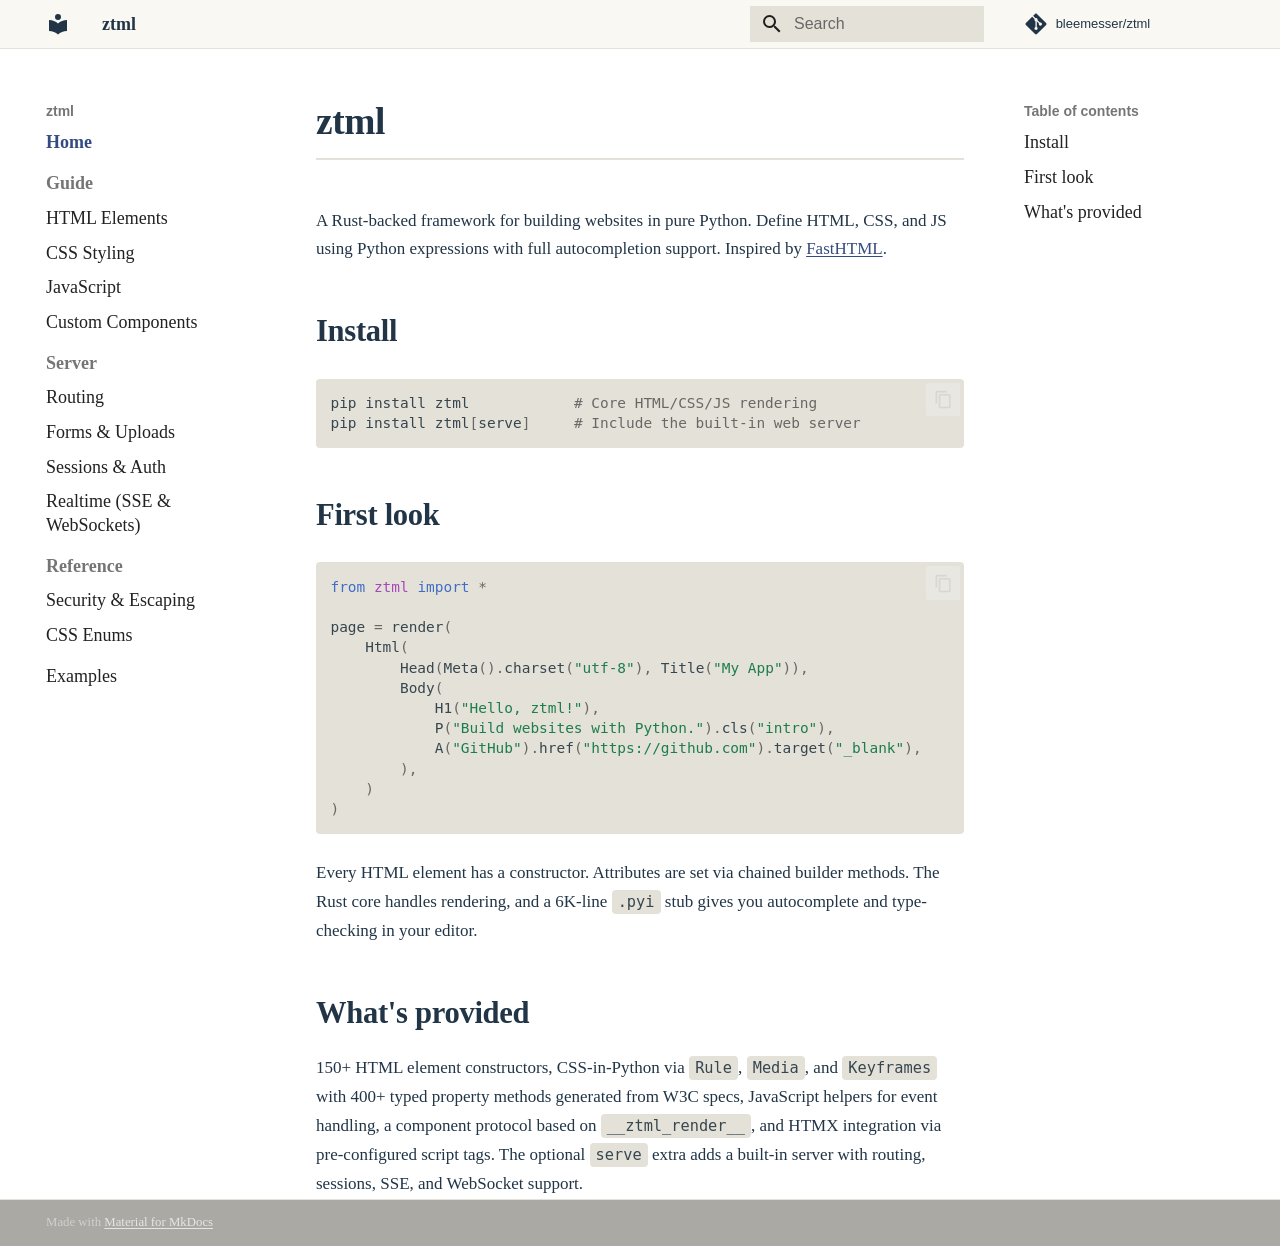
<file: index.html>
<!doctype html>
<html lang="en" class="no-js">
  <head>
    
      <meta charset="utf-8">
      <meta name="viewport" content="width=device-width,initial-scale=1">
      
        <meta name="description" content="A Rust-backed framework for building websites in pure Python">
      
      
      
        <link rel="canonical" href="https://bleemesser.github.io/ztml/">
      
      
      
        <link rel="next" href="guide/html/">
      
      
        
      
      
      <link rel="icon" href="assets/images/favicon.png">
      <meta name="generator" content="mkdocs-1.6.1, mkdocs-material-9.7.6">
    
    
      
        <title>ztml</title>
      
    
    
      <link rel="stylesheet" href="assets/stylesheets/main.484c7ddc.min.css">
      
        
        <link rel="stylesheet" href="assets/stylesheets/palette.ab4e12ef.min.css">
      
      


    
    
      
    
    
      
    
    
      <link rel="stylesheet" href="stylesheets/extra.css">
    
    <script>__md_scope=new URL(".",location),__md_hash=e=>[...e].reduce(((e,_)=>(e<<5)-e+_.charCodeAt(0)),0),__md_get=(e,_=localStorage,t=__md_scope)=>JSON.parse(_.getItem(t.pathname+"."+e)),__md_set=(e,_,t=localStorage,a=__md_scope)=>{try{t.setItem(a.pathname+"."+e,JSON.stringify(_))}catch(e){}}</script>
    
      

    
    
  </head>
  
  
    
    
    
    
    
    <body dir="ltr" data-md-color-scheme="default" data-md-color-primary="white" data-md-color-accent="deep-orange">
  
    
    <input class="md-toggle" data-md-toggle="drawer" type="checkbox" id="__drawer" autocomplete="off">
    <input class="md-toggle" data-md-toggle="search" type="checkbox" id="__search" autocomplete="off">
    <label class="md-overlay" for="__drawer"></label>
    <div data-md-component="skip">
      
        
        <a href="#ztml" class="md-skip">
          Skip to content
        </a>
      
    </div>
    <div data-md-component="announce">
      
    </div>
    
    
      

  

<header class="md-header md-header--shadow" data-md-component="header">
  <nav class="md-header__inner md-grid" aria-label="Header">
    <a href="." title="ztml" class="md-header__button md-logo" aria-label="ztml" data-md-component="logo">
      
  
  <svg xmlns="http://www.w3.org/2000/svg" viewBox="0 0 24 24"><path d="M12 8a3 3 0 0 0 3-3 3 3 0 0 0-3-3 3 3 0 0 0-3 3 3 3 0 0 0 3 3m0 3.54C9.64 9.35 6.5 8 3 8v11c3.5 0 6.64 1.35 9 3.54 2.36-2.19 5.5-3.54 9-3.54V8c-3.5 0-6.64 1.35-9 3.54"/></svg>

    </a>
    <label class="md-header__button md-icon" for="__drawer">
      
      <svg xmlns="http://www.w3.org/2000/svg" viewBox="0 0 24 24"><path d="M3 6h18v2H3zm0 5h18v2H3zm0 5h18v2H3z"/></svg>
    </label>
    <div class="md-header__title" data-md-component="header-title">
      <div class="md-header__ellipsis">
        <div class="md-header__topic">
          <span class="md-ellipsis">
            ztml
          </span>
        </div>
        <div class="md-header__topic" data-md-component="header-topic">
          <span class="md-ellipsis">
            
              Home
            
          </span>
        </div>
      </div>
    </div>
    
      
    
    
    
    
      
      
        <label class="md-header__button md-icon" for="__search">
          
          <svg xmlns="http://www.w3.org/2000/svg" viewBox="0 0 24 24"><path d="M9.5 3A6.5 6.5 0 0 1 16 9.5c0 1.61-.59 3.09-1.56 4.23l.27.27h.79l5 5-1.5 1.5-5-5v-.79l-.27-.27A6.52 6.52 0 0 1 9.5 16 6.5 6.5 0 0 1 3 9.5 6.5 6.5 0 0 1 9.5 3m0 2C7 5 5 7 5 9.5S7 14 9.5 14 14 12 14 9.5 12 5 9.5 5"/></svg>
        </label>
        <div class="md-search" data-md-component="search" role="dialog">
  <label class="md-search__overlay" for="__search"></label>
  <div class="md-search__inner" role="search">
    <form class="md-search__form" name="search">
      <input type="text" class="md-search__input" name="query" aria-label="Search" placeholder="Search" autocapitalize="off" autocorrect="off" autocomplete="off" spellcheck="false" data-md-component="search-query" required>
      <label class="md-search__icon md-icon" for="__search">
        
        <svg xmlns="http://www.w3.org/2000/svg" viewBox="0 0 24 24"><path d="M9.5 3A6.5 6.5 0 0 1 16 9.5c0 1.61-.59 3.09-1.56 4.23l.27.27h.79l5 5-1.5 1.5-5-5v-.79l-.27-.27A6.52 6.52 0 0 1 9.5 16 6.5 6.5 0 0 1 3 9.5 6.5 6.5 0 0 1 9.5 3m0 2C7 5 5 7 5 9.5S7 14 9.5 14 14 12 14 9.5 12 5 9.5 5"/></svg>
        
        <svg xmlns="http://www.w3.org/2000/svg" viewBox="0 0 24 24"><path d="M20 11v2H8l5.5 5.5-1.42 1.42L4.16 12l7.92-7.92L13.5 5.5 8 11z"/></svg>
      </label>
      <nav class="md-search__options" aria-label="Search">
        
        <button type="reset" class="md-search__icon md-icon" title="Clear" aria-label="Clear" tabindex="-1">
          
          <svg xmlns="http://www.w3.org/2000/svg" viewBox="0 0 24 24"><path d="M19 6.41 17.59 5 12 10.59 6.41 5 5 6.41 10.59 12 5 17.59 6.41 19 12 13.41 17.59 19 19 17.59 13.41 12z"/></svg>
        </button>
      </nav>
      
    </form>
    <div class="md-search__output">
      <div class="md-search__scrollwrap" tabindex="0" data-md-scrollfix>
        <div class="md-search-result" data-md-component="search-result">
          <div class="md-search-result__meta">
            Initializing search
          </div>
          <ol class="md-search-result__list" role="presentation"></ol>
        </div>
      </div>
    </div>
  </div>
</div>
      
    
    
      <div class="md-header__source">
        <a href="https://github.com/bleemesser/ztml" title="Go to repository" class="md-source" data-md-component="source">
  <div class="md-source__icon md-icon">
    
    <svg xmlns="http://www.w3.org/2000/svg" viewBox="0 0 448 512"><!--! Font Awesome Free 7.1.0 by @fontawesome - https://fontawesome.com License - https://fontawesome.com/license/free (Icons: CC BY 4.0, Fonts: SIL OFL 1.1, Code: MIT License) Copyright 2025 Fonticons, Inc.--><path d="M439.6 236.1 244 40.5c-5.4-5.5-12.8-8.5-20.4-8.5s-15 3-20.4 8.4L162.5 81l51.5 51.5c27.1-9.1 52.7 16.8 43.4 43.7l49.7 49.7c34.2-11.8 61.2 31 35.5 56.7-26.5 26.5-70.2-2.9-56-37.3L240.3 199v121.9c25.3 12.5 22.3 41.8 9.1 55-6.4 6.4-15.2 10.1-24.3 10.1s-17.8-3.6-24.3-10.1c-17.6-17.6-11.1-46.9 11.2-56v-123c-20.8-8.5-24.6-30.7-18.6-45L142.6 101 8.5 235.1C3 240.6 0 247.9 0 255.5s3 15 8.5 20.4l195.6 195.7c5.4 5.4 12.7 8.4 20.4 8.4s15-3 20.4-8.4l194.7-194.7c5.4-5.4 8.4-12.8 8.4-20.4s-3-15-8.4-20.4"/></svg>
  </div>
  <div class="md-source__repository">
    bleemesser/ztml
  </div>
</a>
      </div>
    
  </nav>
  
</header>
    
    <div class="md-container" data-md-component="container">
      
      
        
          
        
      
      <main class="md-main" data-md-component="main">
        <div class="md-main__inner md-grid">
          
            
              
              <div class="md-sidebar md-sidebar--primary" data-md-component="sidebar" data-md-type="navigation" >
                <div class="md-sidebar__scrollwrap">
                  <div class="md-sidebar__inner">
                    



<nav class="md-nav md-nav--primary" aria-label="Navigation" data-md-level="0">
  <label class="md-nav__title" for="__drawer">
    <a href="." title="ztml" class="md-nav__button md-logo" aria-label="ztml" data-md-component="logo">
      
  
  <svg xmlns="http://www.w3.org/2000/svg" viewBox="0 0 24 24"><path d="M12 8a3 3 0 0 0 3-3 3 3 0 0 0-3-3 3 3 0 0 0-3 3 3 3 0 0 0 3 3m0 3.54C9.64 9.35 6.5 8 3 8v11c3.5 0 6.64 1.35 9 3.54 2.36-2.19 5.5-3.54 9-3.54V8c-3.5 0-6.64 1.35-9 3.54"/></svg>

    </a>
    ztml
  </label>
  
    <div class="md-nav__source">
      <a href="https://github.com/bleemesser/ztml" title="Go to repository" class="md-source" data-md-component="source">
  <div class="md-source__icon md-icon">
    
    <svg xmlns="http://www.w3.org/2000/svg" viewBox="0 0 448 512"><!--! Font Awesome Free 7.1.0 by @fontawesome - https://fontawesome.com License - https://fontawesome.com/license/free (Icons: CC BY 4.0, Fonts: SIL OFL 1.1, Code: MIT License) Copyright 2025 Fonticons, Inc.--><path d="M439.6 236.1 244 40.5c-5.4-5.5-12.8-8.5-20.4-8.5s-15 3-20.4 8.4L162.5 81l51.5 51.5c27.1-9.1 52.7 16.8 43.4 43.7l49.7 49.7c34.2-11.8 61.2 31 35.5 56.7-26.5 26.5-70.2-2.9-56-37.3L240.3 199v121.9c25.3 12.5 22.3 41.8 9.1 55-6.4 6.4-15.2 10.1-24.3 10.1s-17.8-3.6-24.3-10.1c-17.6-17.6-11.1-46.9 11.2-56v-123c-20.8-8.5-24.6-30.7-18.6-45L142.6 101 8.5 235.1C3 240.6 0 247.9 0 255.5s3 15 8.5 20.4l195.6 195.7c5.4 5.4 12.7 8.4 20.4 8.4s15-3 20.4-8.4l194.7-194.7c5.4-5.4 8.4-12.8 8.4-20.4s-3-15-8.4-20.4"/></svg>
  </div>
  <div class="md-source__repository">
    bleemesser/ztml
  </div>
</a>
    </div>
  
  <ul class="md-nav__list" data-md-scrollfix>
    
      
      
  
  
    
  
  
  
    <li class="md-nav__item md-nav__item--active">
      
      <input class="md-nav__toggle md-toggle" type="checkbox" id="__toc">
      
      
        
      
      
        <label class="md-nav__link md-nav__link--active" for="__toc">
          
  
  
  <span class="md-ellipsis">
    
  
    Home
  

    
  </span>
  
  

          <span class="md-nav__icon md-icon"></span>
        </label>
      
      <a href="." class="md-nav__link md-nav__link--active">
        
  
  
  <span class="md-ellipsis">
    
  
    Home
  

    
  </span>
  
  

      </a>
      
        

<nav class="md-nav md-nav--secondary" aria-label="Table of contents">
  
  
  
    
  
  
    <label class="md-nav__title" for="__toc">
      <span class="md-nav__icon md-icon"></span>
      Table of contents
    </label>
    <ul class="md-nav__list" data-md-component="toc" data-md-scrollfix>
      
        <li class="md-nav__item">
  <a href="#install" class="md-nav__link">
    <span class="md-ellipsis">
      
        Install
      
    </span>
  </a>
  
</li>
      
        <li class="md-nav__item">
  <a href="#first-look" class="md-nav__link">
    <span class="md-ellipsis">
      
        First look
      
    </span>
  </a>
  
</li>
      
        <li class="md-nav__item">
  <a href="#whats-provided" class="md-nav__link">
    <span class="md-ellipsis">
      
        What's provided
      
    </span>
  </a>
  
</li>
      
    </ul>
  
</nav>
      
    </li>
  

    
      
      
  
  
  
  
    
    
    
    
      
        
        
      
    
    
    <li class="md-nav__item md-nav__item--section md-nav__item--nested">
      
        
        
          
        
        <input class="md-nav__toggle md-toggle md-toggle--indeterminate" type="checkbox" id="__nav_2" >
        
          
          <label class="md-nav__link" for="__nav_2" id="__nav_2_label" tabindex="">
            
  
  
  <span class="md-ellipsis">
    
  
    Guide
  

    
  </span>
  
  

            <span class="md-nav__icon md-icon"></span>
          </label>
        
        <nav class="md-nav" data-md-level="1" aria-labelledby="__nav_2_label" aria-expanded="false">
          <label class="md-nav__title" for="__nav_2">
            <span class="md-nav__icon md-icon"></span>
            
  
    Guide
  

          </label>
          <ul class="md-nav__list" data-md-scrollfix>
            
              
                
  
  
  
  
    <li class="md-nav__item">
      <a href="guide/html/" class="md-nav__link">
        
  
  
  <span class="md-ellipsis">
    
  
    HTML Elements
  

    
  </span>
  
  

      </a>
    </li>
  

              
            
              
                
  
  
  
  
    <li class="md-nav__item">
      <a href="guide/css/" class="md-nav__link">
        
  
  
  <span class="md-ellipsis">
    
  
    CSS Styling
  

    
  </span>
  
  

      </a>
    </li>
  

              
            
              
                
  
  
  
  
    <li class="md-nav__item">
      <a href="guide/js/" class="md-nav__link">
        
  
  
  <span class="md-ellipsis">
    
  
    JavaScript
  

    
  </span>
  
  

      </a>
    </li>
  

              
            
              
                
  
  
  
  
    <li class="md-nav__item">
      <a href="guide/components/" class="md-nav__link">
        
  
  
  <span class="md-ellipsis">
    
  
    Custom Components
  

    
  </span>
  
  

      </a>
    </li>
  

              
            
          </ul>
        </nav>
      
    </li>
  

    
      
      
  
  
  
  
    
    
    
    
      
        
        
      
    
    
    <li class="md-nav__item md-nav__item--section md-nav__item--nested">
      
        
        
          
        
        <input class="md-nav__toggle md-toggle md-toggle--indeterminate" type="checkbox" id="__nav_3" >
        
          
          <label class="md-nav__link" for="__nav_3" id="__nav_3_label" tabindex="">
            
  
  
  <span class="md-ellipsis">
    
  
    Server
  

    
  </span>
  
  

            <span class="md-nav__icon md-icon"></span>
          </label>
        
        <nav class="md-nav" data-md-level="1" aria-labelledby="__nav_3_label" aria-expanded="false">
          <label class="md-nav__title" for="__nav_3">
            <span class="md-nav__icon md-icon"></span>
            
  
    Server
  

          </label>
          <ul class="md-nav__list" data-md-scrollfix>
            
              
                
  
  
  
  
    <li class="md-nav__item">
      <a href="server/routing/" class="md-nav__link">
        
  
  
  <span class="md-ellipsis">
    
  
    Routing
  

    
  </span>
  
  

      </a>
    </li>
  

              
            
              
                
  
  
  
  
    <li class="md-nav__item">
      <a href="server/forms/" class="md-nav__link">
        
  
  
  <span class="md-ellipsis">
    
  
    Forms & Uploads
  

    
  </span>
  
  

      </a>
    </li>
  

              
            
              
                
  
  
  
  
    <li class="md-nav__item">
      <a href="server/sessions/" class="md-nav__link">
        
  
  
  <span class="md-ellipsis">
    
  
    Sessions & Auth
  

    
  </span>
  
  

      </a>
    </li>
  

              
            
              
                
  
  
  
  
    <li class="md-nav__item">
      <a href="server/realtime/" class="md-nav__link">
        
  
  
  <span class="md-ellipsis">
    
  
    Realtime (SSE & WebSockets)
  

    
  </span>
  
  

      </a>
    </li>
  

              
            
          </ul>
        </nav>
      
    </li>
  

    
      
      
  
  
  
  
    
    
    
    
      
        
        
      
    
    
    <li class="md-nav__item md-nav__item--section md-nav__item--nested">
      
        
        
          
        
        <input class="md-nav__toggle md-toggle md-toggle--indeterminate" type="checkbox" id="__nav_4" >
        
          
          <label class="md-nav__link" for="__nav_4" id="__nav_4_label" tabindex="">
            
  
  
  <span class="md-ellipsis">
    
  
    Reference
  

    
  </span>
  
  

            <span class="md-nav__icon md-icon"></span>
          </label>
        
        <nav class="md-nav" data-md-level="1" aria-labelledby="__nav_4_label" aria-expanded="false">
          <label class="md-nav__title" for="__nav_4">
            <span class="md-nav__icon md-icon"></span>
            
  
    Reference
  

          </label>
          <ul class="md-nav__list" data-md-scrollfix>
            
              
                
  
  
  
  
    <li class="md-nav__item">
      <a href="reference/security/" class="md-nav__link">
        
  
  
  <span class="md-ellipsis">
    
  
    Security & Escaping
  

    
  </span>
  
  

      </a>
    </li>
  

              
            
              
                
  
  
  
  
    <li class="md-nav__item">
      <a href="reference/enums/" class="md-nav__link">
        
  
  
  <span class="md-ellipsis">
    
  
    CSS Enums
  

    
  </span>
  
  

      </a>
    </li>
  

              
            
          </ul>
        </nav>
      
    </li>
  

    
      
      
  
  
  
  
    <li class="md-nav__item">
      <a href="examples/" class="md-nav__link">
        
  
  
  <span class="md-ellipsis">
    
  
    Examples
  

    
  </span>
  
  

      </a>
    </li>
  

    
  </ul>
</nav>
                  </div>
                </div>
              </div>
            
            
              
              <div class="md-sidebar md-sidebar--secondary" data-md-component="sidebar" data-md-type="toc" >
                <div class="md-sidebar__scrollwrap">
                  <div class="md-sidebar__inner">
                    

<nav class="md-nav md-nav--secondary" aria-label="Table of contents">
  
  
  
    
  
  
    <label class="md-nav__title" for="__toc">
      <span class="md-nav__icon md-icon"></span>
      Table of contents
    </label>
    <ul class="md-nav__list" data-md-component="toc" data-md-scrollfix>
      
        <li class="md-nav__item">
  <a href="#install" class="md-nav__link">
    <span class="md-ellipsis">
      
        Install
      
    </span>
  </a>
  
</li>
      
        <li class="md-nav__item">
  <a href="#first-look" class="md-nav__link">
    <span class="md-ellipsis">
      
        First look
      
    </span>
  </a>
  
</li>
      
        <li class="md-nav__item">
  <a href="#whats-provided" class="md-nav__link">
    <span class="md-ellipsis">
      
        What's provided
      
    </span>
  </a>
  
</li>
      
    </ul>
  
</nav>
                  </div>
                </div>
              </div>
            
          
          
            <div class="md-content" data-md-component="content">
              
              <article class="md-content__inner md-typeset">
                
                  


  
  


<h1 id="ztml">ztml<a class="headerlink" href="#ztml" title="Permanent link">&para;</a></h1>
<p>A Rust-backed framework for building websites in pure Python. Define HTML, CSS, and JS using Python expressions with full autocompletion support. Inspired by <a href="https://fastht.ml/">FastHTML</a>.</p>
<h2 id="install">Install<a class="headerlink" href="#install" title="Permanent link">&para;</a></h2>
<div class="highlight"><pre><span></span><code><a id="__codelineno-0-1" name="__codelineno-0-1" href="#__codelineno-0-1"></a>pip<span class="w"> </span>install<span class="w"> </span>ztml<span class="w">            </span><span class="c1"># Core HTML/CSS/JS rendering</span>
<a id="__codelineno-0-2" name="__codelineno-0-2" href="#__codelineno-0-2"></a>pip<span class="w"> </span>install<span class="w"> </span>ztml<span class="o">[</span>serve<span class="o">]</span><span class="w">     </span><span class="c1"># Include the built-in web server</span>
</code></pre></div>
<h2 id="first-look">First look<a class="headerlink" href="#first-look" title="Permanent link">&para;</a></h2>
<div class="highlight"><pre><span></span><code><a id="__codelineno-1-1" name="__codelineno-1-1" href="#__codelineno-1-1"></a><span class="kn">from</span><span class="w"> </span><span class="nn">ztml</span><span class="w"> </span><span class="kn">import</span> <span class="o">*</span>
<a id="__codelineno-1-2" name="__codelineno-1-2" href="#__codelineno-1-2"></a>
<a id="__codelineno-1-3" name="__codelineno-1-3" href="#__codelineno-1-3"></a><span class="n">page</span> <span class="o">=</span> <span class="n">render</span><span class="p">(</span>
<a id="__codelineno-1-4" name="__codelineno-1-4" href="#__codelineno-1-4"></a>    <span class="n">Html</span><span class="p">(</span>
<a id="__codelineno-1-5" name="__codelineno-1-5" href="#__codelineno-1-5"></a>        <span class="n">Head</span><span class="p">(</span><span class="n">Meta</span><span class="p">()</span><span class="o">.</span><span class="n">charset</span><span class="p">(</span><span class="s2">&quot;utf-8&quot;</span><span class="p">),</span> <span class="n">Title</span><span class="p">(</span><span class="s2">&quot;My App&quot;</span><span class="p">)),</span>
<a id="__codelineno-1-6" name="__codelineno-1-6" href="#__codelineno-1-6"></a>        <span class="n">Body</span><span class="p">(</span>
<a id="__codelineno-1-7" name="__codelineno-1-7" href="#__codelineno-1-7"></a>            <span class="n">H1</span><span class="p">(</span><span class="s2">&quot;Hello, ztml!&quot;</span><span class="p">),</span>
<a id="__codelineno-1-8" name="__codelineno-1-8" href="#__codelineno-1-8"></a>            <span class="n">P</span><span class="p">(</span><span class="s2">&quot;Build websites with Python.&quot;</span><span class="p">)</span><span class="o">.</span><span class="n">cls</span><span class="p">(</span><span class="s2">&quot;intro&quot;</span><span class="p">),</span>
<a id="__codelineno-1-9" name="__codelineno-1-9" href="#__codelineno-1-9"></a>            <span class="n">A</span><span class="p">(</span><span class="s2">&quot;GitHub&quot;</span><span class="p">)</span><span class="o">.</span><span class="n">href</span><span class="p">(</span><span class="s2">&quot;https://github.com&quot;</span><span class="p">)</span><span class="o">.</span><span class="n">target</span><span class="p">(</span><span class="s2">&quot;_blank&quot;</span><span class="p">),</span>
<a id="__codelineno-1-10" name="__codelineno-1-10" href="#__codelineno-1-10"></a>        <span class="p">),</span>
<a id="__codelineno-1-11" name="__codelineno-1-11" href="#__codelineno-1-11"></a>    <span class="p">)</span>
<a id="__codelineno-1-12" name="__codelineno-1-12" href="#__codelineno-1-12"></a><span class="p">)</span>
</code></pre></div>
<p>Every HTML element has a constructor. Attributes are set via chained builder methods. The Rust core handles rendering, and a 6K-line <code>.pyi</code> stub gives you autocomplete and type-checking in your editor.</p>
<h2 id="whats-provided">What's provided<a class="headerlink" href="#whats-provided" title="Permanent link">&para;</a></h2>
<p>150+ HTML element constructors, CSS-in-Python via <code>Rule</code>, <code>Media</code>, and <code>Keyframes</code> with 400+ typed property methods generated from W3C specs, JavaScript helpers for event handling, a component protocol based on <code>__ztml_render__</code>, and HTMX integration via pre-configured script tags. The optional <code>serve</code> extra adds a built-in server with routing, sessions, SSE, and WebSocket support.</p>












                
              </article>
            </div>
          
          
<script>var target=document.getElementById(location.hash.slice(1));target&&target.name&&(target.checked=target.name.startsWith("__tabbed_"))</script>
        </div>
        
      </main>
      
        <footer class="md-footer">
  
  <div class="md-footer-meta md-typeset">
    <div class="md-footer-meta__inner md-grid">
      <div class="md-copyright">
  
  
    Made with
    <a href="https://squidfunk.github.io/mkdocs-material/" target="_blank" rel="noopener">
      Material for MkDocs
    </a>
  
</div>
      
    </div>
  </div>
</footer>
      
    </div>
    <div class="md-dialog" data-md-component="dialog">
      <div class="md-dialog__inner md-typeset"></div>
    </div>
    
    
    
      
      
      <script id="__config" type="application/json">{"annotate": null, "base": ".", "features": ["navigation.sections", "navigation.expand", "content.code.copy", "search.highlight"], "search": "assets/javascripts/workers/search.2c215733.min.js", "tags": null, "translations": {"clipboard.copied": "Copied to clipboard", "clipboard.copy": "Copy to clipboard", "search.result.more.one": "1 more on this page", "search.result.more.other": "# more on this page", "search.result.none": "No matching documents", "search.result.one": "1 matching document", "search.result.other": "# matching documents", "search.result.placeholder": "Type to start searching", "search.result.term.missing": "Missing", "select.version": "Select version"}, "version": null}</script>
    
    
      <script src="assets/javascripts/bundle.79ae519e.min.js"></script>
      
    
  </body>
</html>
</file>
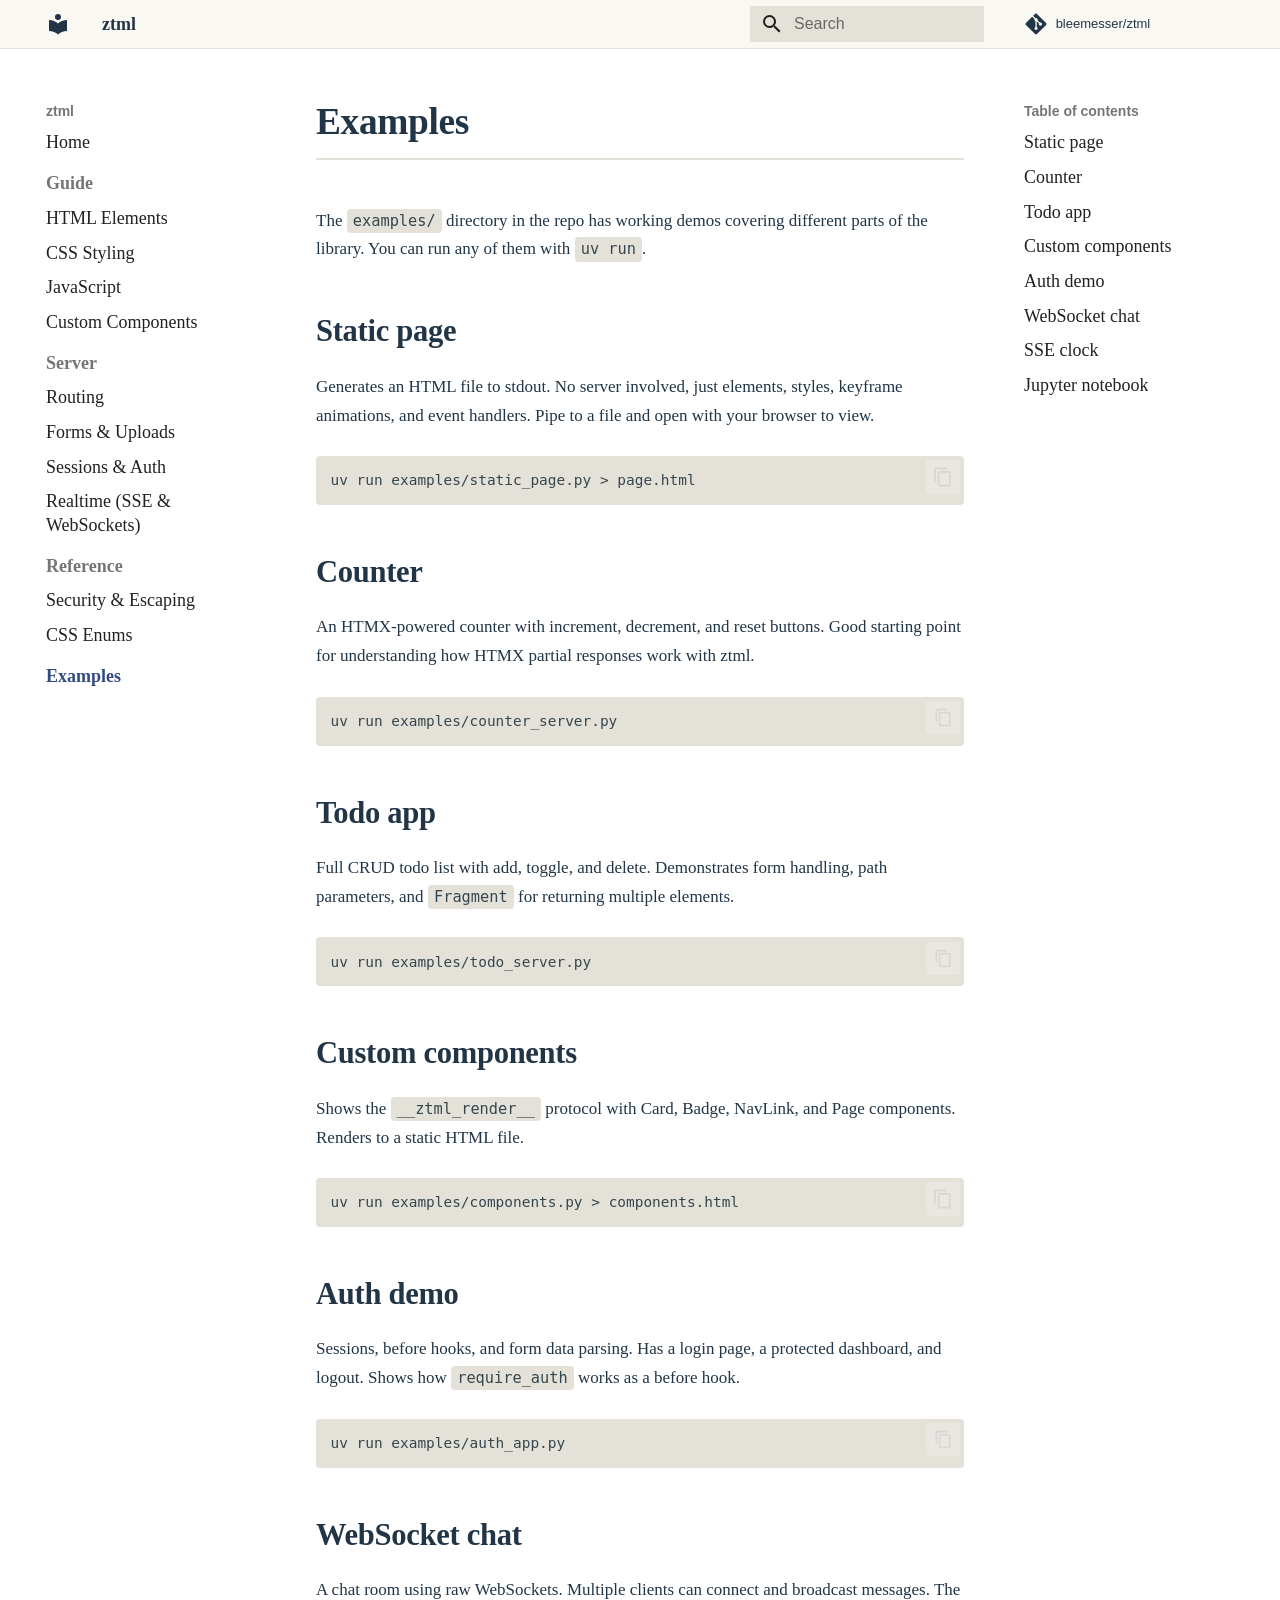
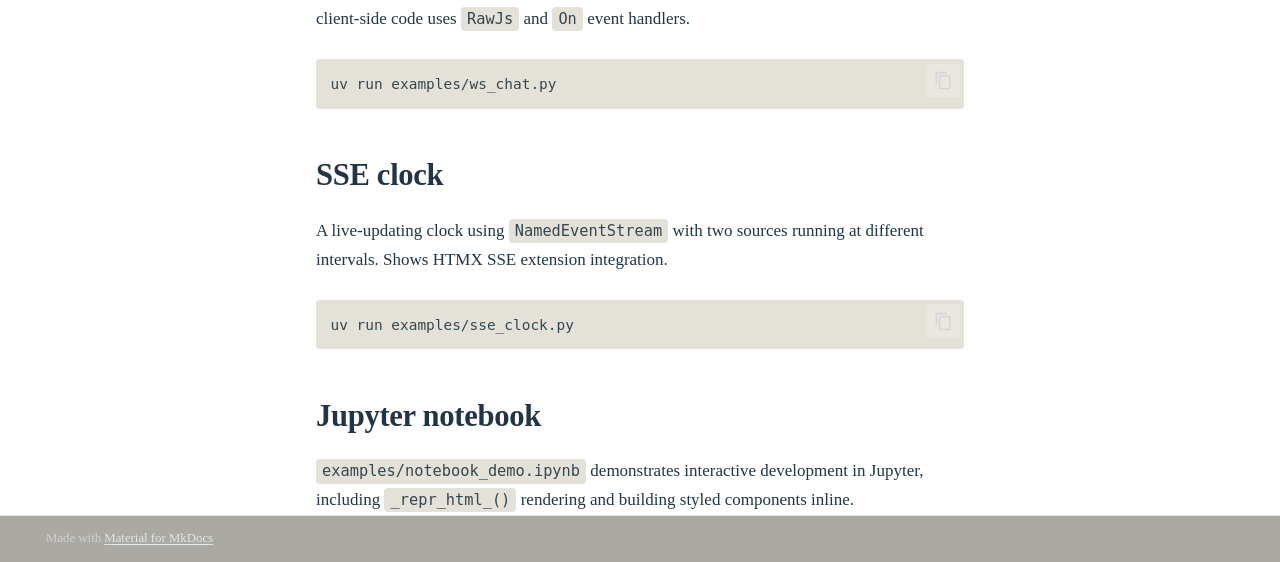
<file: examples/index.html>
<!doctype html>
<html lang="en" class="no-js">
  <head>
    
      <meta charset="utf-8">
      <meta name="viewport" content="width=device-width,initial-scale=1">
      
        <meta name="description" content="A Rust-backed framework for building websites in pure Python">
      
      
      
        <link rel="canonical" href="https://bleemesser.github.io/ztml/examples/">
      
      
        <link rel="prev" href="../reference/enums/">
      
      
      
        
      
      
      <link rel="icon" href="../assets/images/favicon.png">
      <meta name="generator" content="mkdocs-1.6.1, mkdocs-material-9.7.6">
    
    
      
        <title>Examples - ztml</title>
      
    
    
      <link rel="stylesheet" href="../assets/stylesheets/main.484c7ddc.min.css">
      
        
        <link rel="stylesheet" href="../assets/stylesheets/palette.ab4e12ef.min.css">
      
      


    
    
      
    
    
      
    
    
      <link rel="stylesheet" href="../stylesheets/extra.css">
    
    <script>__md_scope=new URL("..",location),__md_hash=e=>[...e].reduce(((e,_)=>(e<<5)-e+_.charCodeAt(0)),0),__md_get=(e,_=localStorage,t=__md_scope)=>JSON.parse(_.getItem(t.pathname+"."+e)),__md_set=(e,_,t=localStorage,a=__md_scope)=>{try{t.setItem(a.pathname+"."+e,JSON.stringify(_))}catch(e){}}</script>
    
      

    
    
  </head>
  
  
    
    
    
    
    
    <body dir="ltr" data-md-color-scheme="default" data-md-color-primary="white" data-md-color-accent="deep-orange">
  
    
    <input class="md-toggle" data-md-toggle="drawer" type="checkbox" id="__drawer" autocomplete="off">
    <input class="md-toggle" data-md-toggle="search" type="checkbox" id="__search" autocomplete="off">
    <label class="md-overlay" for="__drawer"></label>
    <div data-md-component="skip">
      
        
        <a href="#examples" class="md-skip">
          Skip to content
        </a>
      
    </div>
    <div data-md-component="announce">
      
    </div>
    
    
      

  

<header class="md-header md-header--shadow" data-md-component="header">
  <nav class="md-header__inner md-grid" aria-label="Header">
    <a href=".." title="ztml" class="md-header__button md-logo" aria-label="ztml" data-md-component="logo">
      
  
  <svg xmlns="http://www.w3.org/2000/svg" viewBox="0 0 24 24"><path d="M12 8a3 3 0 0 0 3-3 3 3 0 0 0-3-3 3 3 0 0 0-3 3 3 3 0 0 0 3 3m0 3.54C9.64 9.35 6.5 8 3 8v11c3.5 0 6.64 1.35 9 3.54 2.36-2.19 5.5-3.54 9-3.54V8c-3.5 0-6.64 1.35-9 3.54"/></svg>

    </a>
    <label class="md-header__button md-icon" for="__drawer">
      
      <svg xmlns="http://www.w3.org/2000/svg" viewBox="0 0 24 24"><path d="M3 6h18v2H3zm0 5h18v2H3zm0 5h18v2H3z"/></svg>
    </label>
    <div class="md-header__title" data-md-component="header-title">
      <div class="md-header__ellipsis">
        <div class="md-header__topic">
          <span class="md-ellipsis">
            ztml
          </span>
        </div>
        <div class="md-header__topic" data-md-component="header-topic">
          <span class="md-ellipsis">
            
              Examples
            
          </span>
        </div>
      </div>
    </div>
    
      
    
    
    
    
      
      
        <label class="md-header__button md-icon" for="__search">
          
          <svg xmlns="http://www.w3.org/2000/svg" viewBox="0 0 24 24"><path d="M9.5 3A6.5 6.5 0 0 1 16 9.5c0 1.61-.59 3.09-1.56 4.23l.27.27h.79l5 5-1.5 1.5-5-5v-.79l-.27-.27A6.52 6.52 0 0 1 9.5 16 6.5 6.5 0 0 1 3 9.5 6.5 6.5 0 0 1 9.5 3m0 2C7 5 5 7 5 9.5S7 14 9.5 14 14 12 14 9.5 12 5 9.5 5"/></svg>
        </label>
        <div class="md-search" data-md-component="search" role="dialog">
  <label class="md-search__overlay" for="__search"></label>
  <div class="md-search__inner" role="search">
    <form class="md-search__form" name="search">
      <input type="text" class="md-search__input" name="query" aria-label="Search" placeholder="Search" autocapitalize="off" autocorrect="off" autocomplete="off" spellcheck="false" data-md-component="search-query" required>
      <label class="md-search__icon md-icon" for="__search">
        
        <svg xmlns="http://www.w3.org/2000/svg" viewBox="0 0 24 24"><path d="M9.5 3A6.5 6.5 0 0 1 16 9.5c0 1.61-.59 3.09-1.56 4.23l.27.27h.79l5 5-1.5 1.5-5-5v-.79l-.27-.27A6.52 6.52 0 0 1 9.5 16 6.5 6.5 0 0 1 3 9.5 6.5 6.5 0 0 1 9.5 3m0 2C7 5 5 7 5 9.5S7 14 9.5 14 14 12 14 9.5 12 5 9.5 5"/></svg>
        
        <svg xmlns="http://www.w3.org/2000/svg" viewBox="0 0 24 24"><path d="M20 11v2H8l5.5 5.5-1.42 1.42L4.16 12l7.92-7.92L13.5 5.5 8 11z"/></svg>
      </label>
      <nav class="md-search__options" aria-label="Search">
        
        <button type="reset" class="md-search__icon md-icon" title="Clear" aria-label="Clear" tabindex="-1">
          
          <svg xmlns="http://www.w3.org/2000/svg" viewBox="0 0 24 24"><path d="M19 6.41 17.59 5 12 10.59 6.41 5 5 6.41 10.59 12 5 17.59 6.41 19 12 13.41 17.59 19 19 17.59 13.41 12z"/></svg>
        </button>
      </nav>
      
    </form>
    <div class="md-search__output">
      <div class="md-search__scrollwrap" tabindex="0" data-md-scrollfix>
        <div class="md-search-result" data-md-component="search-result">
          <div class="md-search-result__meta">
            Initializing search
          </div>
          <ol class="md-search-result__list" role="presentation"></ol>
        </div>
      </div>
    </div>
  </div>
</div>
      
    
    
      <div class="md-header__source">
        <a href="https://github.com/bleemesser/ztml" title="Go to repository" class="md-source" data-md-component="source">
  <div class="md-source__icon md-icon">
    
    <svg xmlns="http://www.w3.org/2000/svg" viewBox="0 0 448 512"><!--! Font Awesome Free 7.1.0 by @fontawesome - https://fontawesome.com License - https://fontawesome.com/license/free (Icons: CC BY 4.0, Fonts: SIL OFL 1.1, Code: MIT License) Copyright 2025 Fonticons, Inc.--><path d="M439.6 236.1 244 40.5c-5.4-5.5-12.8-8.5-20.4-8.5s-15 3-20.4 8.4L162.5 81l51.5 51.5c27.1-9.1 52.7 16.8 43.4 43.7l49.7 49.7c34.2-11.8 61.2 31 35.5 56.7-26.5 26.5-70.2-2.9-56-37.3L240.3 199v121.9c25.3 12.5 22.3 41.8 9.1 55-6.4 6.4-15.2 10.1-24.3 10.1s-17.8-3.6-24.3-10.1c-17.6-17.6-11.1-46.9 11.2-56v-123c-20.8-8.5-24.6-30.7-18.6-45L142.6 101 8.5 235.1C3 240.6 0 247.9 0 255.5s3 15 8.5 20.4l195.6 195.7c5.4 5.4 12.7 8.4 20.4 8.4s15-3 20.4-8.4l194.7-194.7c5.4-5.4 8.4-12.8 8.4-20.4s-3-15-8.4-20.4"/></svg>
  </div>
  <div class="md-source__repository">
    bleemesser/ztml
  </div>
</a>
      </div>
    
  </nav>
  
</header>
    
    <div class="md-container" data-md-component="container">
      
      
        
          
        
      
      <main class="md-main" data-md-component="main">
        <div class="md-main__inner md-grid">
          
            
              
              <div class="md-sidebar md-sidebar--primary" data-md-component="sidebar" data-md-type="navigation" >
                <div class="md-sidebar__scrollwrap">
                  <div class="md-sidebar__inner">
                    



<nav class="md-nav md-nav--primary" aria-label="Navigation" data-md-level="0">
  <label class="md-nav__title" for="__drawer">
    <a href=".." title="ztml" class="md-nav__button md-logo" aria-label="ztml" data-md-component="logo">
      
  
  <svg xmlns="http://www.w3.org/2000/svg" viewBox="0 0 24 24"><path d="M12 8a3 3 0 0 0 3-3 3 3 0 0 0-3-3 3 3 0 0 0-3 3 3 3 0 0 0 3 3m0 3.54C9.64 9.35 6.5 8 3 8v11c3.5 0 6.64 1.35 9 3.54 2.36-2.19 5.5-3.54 9-3.54V8c-3.5 0-6.64 1.35-9 3.54"/></svg>

    </a>
    ztml
  </label>
  
    <div class="md-nav__source">
      <a href="https://github.com/bleemesser/ztml" title="Go to repository" class="md-source" data-md-component="source">
  <div class="md-source__icon md-icon">
    
    <svg xmlns="http://www.w3.org/2000/svg" viewBox="0 0 448 512"><!--! Font Awesome Free 7.1.0 by @fontawesome - https://fontawesome.com License - https://fontawesome.com/license/free (Icons: CC BY 4.0, Fonts: SIL OFL 1.1, Code: MIT License) Copyright 2025 Fonticons, Inc.--><path d="M439.6 236.1 244 40.5c-5.4-5.5-12.8-8.5-20.4-8.5s-15 3-20.4 8.4L162.5 81l51.5 51.5c27.1-9.1 52.7 16.8 43.4 43.7l49.7 49.7c34.2-11.8 61.2 31 35.5 56.7-26.5 26.5-70.2-2.9-56-37.3L240.3 199v121.9c25.3 12.5 22.3 41.8 9.1 55-6.4 6.4-15.2 10.1-24.3 10.1s-17.8-3.6-24.3-10.1c-17.6-17.6-11.1-46.9 11.2-56v-123c-20.8-8.5-24.6-30.7-18.6-45L142.6 101 8.5 235.1C3 240.6 0 247.9 0 255.5s3 15 8.5 20.4l195.6 195.7c5.4 5.4 12.7 8.4 20.4 8.4s15-3 20.4-8.4l194.7-194.7c5.4-5.4 8.4-12.8 8.4-20.4s-3-15-8.4-20.4"/></svg>
  </div>
  <div class="md-source__repository">
    bleemesser/ztml
  </div>
</a>
    </div>
  
  <ul class="md-nav__list" data-md-scrollfix>
    
      
      
  
  
  
  
    <li class="md-nav__item">
      <a href=".." class="md-nav__link">
        
  
  
  <span class="md-ellipsis">
    
  
    Home
  

    
  </span>
  
  

      </a>
    </li>
  

    
      
      
  
  
  
  
    
    
    
    
      
        
        
      
    
    
    <li class="md-nav__item md-nav__item--section md-nav__item--nested">
      
        
        
          
        
        <input class="md-nav__toggle md-toggle md-toggle--indeterminate" type="checkbox" id="__nav_2" >
        
          
          <label class="md-nav__link" for="__nav_2" id="__nav_2_label" tabindex="">
            
  
  
  <span class="md-ellipsis">
    
  
    Guide
  

    
  </span>
  
  

            <span class="md-nav__icon md-icon"></span>
          </label>
        
        <nav class="md-nav" data-md-level="1" aria-labelledby="__nav_2_label" aria-expanded="false">
          <label class="md-nav__title" for="__nav_2">
            <span class="md-nav__icon md-icon"></span>
            
  
    Guide
  

          </label>
          <ul class="md-nav__list" data-md-scrollfix>
            
              
                
  
  
  
  
    <li class="md-nav__item">
      <a href="../guide/html/" class="md-nav__link">
        
  
  
  <span class="md-ellipsis">
    
  
    HTML Elements
  

    
  </span>
  
  

      </a>
    </li>
  

              
            
              
                
  
  
  
  
    <li class="md-nav__item">
      <a href="../guide/css/" class="md-nav__link">
        
  
  
  <span class="md-ellipsis">
    
  
    CSS Styling
  

    
  </span>
  
  

      </a>
    </li>
  

              
            
              
                
  
  
  
  
    <li class="md-nav__item">
      <a href="../guide/js/" class="md-nav__link">
        
  
  
  <span class="md-ellipsis">
    
  
    JavaScript
  

    
  </span>
  
  

      </a>
    </li>
  

              
            
              
                
  
  
  
  
    <li class="md-nav__item">
      <a href="../guide/components/" class="md-nav__link">
        
  
  
  <span class="md-ellipsis">
    
  
    Custom Components
  

    
  </span>
  
  

      </a>
    </li>
  

              
            
          </ul>
        </nav>
      
    </li>
  

    
      
      
  
  
  
  
    
    
    
    
      
        
        
      
    
    
    <li class="md-nav__item md-nav__item--section md-nav__item--nested">
      
        
        
          
        
        <input class="md-nav__toggle md-toggle md-toggle--indeterminate" type="checkbox" id="__nav_3" >
        
          
          <label class="md-nav__link" for="__nav_3" id="__nav_3_label" tabindex="">
            
  
  
  <span class="md-ellipsis">
    
  
    Server
  

    
  </span>
  
  

            <span class="md-nav__icon md-icon"></span>
          </label>
        
        <nav class="md-nav" data-md-level="1" aria-labelledby="__nav_3_label" aria-expanded="false">
          <label class="md-nav__title" for="__nav_3">
            <span class="md-nav__icon md-icon"></span>
            
  
    Server
  

          </label>
          <ul class="md-nav__list" data-md-scrollfix>
            
              
                
  
  
  
  
    <li class="md-nav__item">
      <a href="../server/routing/" class="md-nav__link">
        
  
  
  <span class="md-ellipsis">
    
  
    Routing
  

    
  </span>
  
  

      </a>
    </li>
  

              
            
              
                
  
  
  
  
    <li class="md-nav__item">
      <a href="../server/forms/" class="md-nav__link">
        
  
  
  <span class="md-ellipsis">
    
  
    Forms & Uploads
  

    
  </span>
  
  

      </a>
    </li>
  

              
            
              
                
  
  
  
  
    <li class="md-nav__item">
      <a href="../server/sessions/" class="md-nav__link">
        
  
  
  <span class="md-ellipsis">
    
  
    Sessions & Auth
  

    
  </span>
  
  

      </a>
    </li>
  

              
            
              
                
  
  
  
  
    <li class="md-nav__item">
      <a href="../server/realtime/" class="md-nav__link">
        
  
  
  <span class="md-ellipsis">
    
  
    Realtime (SSE & WebSockets)
  

    
  </span>
  
  

      </a>
    </li>
  

              
            
          </ul>
        </nav>
      
    </li>
  

    
      
      
  
  
  
  
    
    
    
    
      
        
        
      
    
    
    <li class="md-nav__item md-nav__item--section md-nav__item--nested">
      
        
        
          
        
        <input class="md-nav__toggle md-toggle md-toggle--indeterminate" type="checkbox" id="__nav_4" >
        
          
          <label class="md-nav__link" for="__nav_4" id="__nav_4_label" tabindex="">
            
  
  
  <span class="md-ellipsis">
    
  
    Reference
  

    
  </span>
  
  

            <span class="md-nav__icon md-icon"></span>
          </label>
        
        <nav class="md-nav" data-md-level="1" aria-labelledby="__nav_4_label" aria-expanded="false">
          <label class="md-nav__title" for="__nav_4">
            <span class="md-nav__icon md-icon"></span>
            
  
    Reference
  

          </label>
          <ul class="md-nav__list" data-md-scrollfix>
            
              
                
  
  
  
  
    <li class="md-nav__item">
      <a href="../reference/security/" class="md-nav__link">
        
  
  
  <span class="md-ellipsis">
    
  
    Security & Escaping
  

    
  </span>
  
  

      </a>
    </li>
  

              
            
              
                
  
  
  
  
    <li class="md-nav__item">
      <a href="../reference/enums/" class="md-nav__link">
        
  
  
  <span class="md-ellipsis">
    
  
    CSS Enums
  

    
  </span>
  
  

      </a>
    </li>
  

              
            
          </ul>
        </nav>
      
    </li>
  

    
      
      
  
  
    
  
  
  
    <li class="md-nav__item md-nav__item--active">
      
      <input class="md-nav__toggle md-toggle" type="checkbox" id="__toc">
      
      
        
      
      
        <label class="md-nav__link md-nav__link--active" for="__toc">
          
  
  
  <span class="md-ellipsis">
    
  
    Examples
  

    
  </span>
  
  

          <span class="md-nav__icon md-icon"></span>
        </label>
      
      <a href="./" class="md-nav__link md-nav__link--active">
        
  
  
  <span class="md-ellipsis">
    
  
    Examples
  

    
  </span>
  
  

      </a>
      
        

<nav class="md-nav md-nav--secondary" aria-label="Table of contents">
  
  
  
    
  
  
    <label class="md-nav__title" for="__toc">
      <span class="md-nav__icon md-icon"></span>
      Table of contents
    </label>
    <ul class="md-nav__list" data-md-component="toc" data-md-scrollfix>
      
        <li class="md-nav__item">
  <a href="#static-page" class="md-nav__link">
    <span class="md-ellipsis">
      
        Static page
      
    </span>
  </a>
  
</li>
      
        <li class="md-nav__item">
  <a href="#counter" class="md-nav__link">
    <span class="md-ellipsis">
      
        Counter
      
    </span>
  </a>
  
</li>
      
        <li class="md-nav__item">
  <a href="#todo-app" class="md-nav__link">
    <span class="md-ellipsis">
      
        Todo app
      
    </span>
  </a>
  
</li>
      
        <li class="md-nav__item">
  <a href="#custom-components" class="md-nav__link">
    <span class="md-ellipsis">
      
        Custom components
      
    </span>
  </a>
  
</li>
      
        <li class="md-nav__item">
  <a href="#auth-demo" class="md-nav__link">
    <span class="md-ellipsis">
      
        Auth demo
      
    </span>
  </a>
  
</li>
      
        <li class="md-nav__item">
  <a href="#websocket-chat" class="md-nav__link">
    <span class="md-ellipsis">
      
        WebSocket chat
      
    </span>
  </a>
  
</li>
      
        <li class="md-nav__item">
  <a href="#sse-clock" class="md-nav__link">
    <span class="md-ellipsis">
      
        SSE clock
      
    </span>
  </a>
  
</li>
      
        <li class="md-nav__item">
  <a href="#jupyter-notebook" class="md-nav__link">
    <span class="md-ellipsis">
      
        Jupyter notebook
      
    </span>
  </a>
  
</li>
      
    </ul>
  
</nav>
      
    </li>
  

    
  </ul>
</nav>
                  </div>
                </div>
              </div>
            
            
              
              <div class="md-sidebar md-sidebar--secondary" data-md-component="sidebar" data-md-type="toc" >
                <div class="md-sidebar__scrollwrap">
                  <div class="md-sidebar__inner">
                    

<nav class="md-nav md-nav--secondary" aria-label="Table of contents">
  
  
  
    
  
  
    <label class="md-nav__title" for="__toc">
      <span class="md-nav__icon md-icon"></span>
      Table of contents
    </label>
    <ul class="md-nav__list" data-md-component="toc" data-md-scrollfix>
      
        <li class="md-nav__item">
  <a href="#static-page" class="md-nav__link">
    <span class="md-ellipsis">
      
        Static page
      
    </span>
  </a>
  
</li>
      
        <li class="md-nav__item">
  <a href="#counter" class="md-nav__link">
    <span class="md-ellipsis">
      
        Counter
      
    </span>
  </a>
  
</li>
      
        <li class="md-nav__item">
  <a href="#todo-app" class="md-nav__link">
    <span class="md-ellipsis">
      
        Todo app
      
    </span>
  </a>
  
</li>
      
        <li class="md-nav__item">
  <a href="#custom-components" class="md-nav__link">
    <span class="md-ellipsis">
      
        Custom components
      
    </span>
  </a>
  
</li>
      
        <li class="md-nav__item">
  <a href="#auth-demo" class="md-nav__link">
    <span class="md-ellipsis">
      
        Auth demo
      
    </span>
  </a>
  
</li>
      
        <li class="md-nav__item">
  <a href="#websocket-chat" class="md-nav__link">
    <span class="md-ellipsis">
      
        WebSocket chat
      
    </span>
  </a>
  
</li>
      
        <li class="md-nav__item">
  <a href="#sse-clock" class="md-nav__link">
    <span class="md-ellipsis">
      
        SSE clock
      
    </span>
  </a>
  
</li>
      
        <li class="md-nav__item">
  <a href="#jupyter-notebook" class="md-nav__link">
    <span class="md-ellipsis">
      
        Jupyter notebook
      
    </span>
  </a>
  
</li>
      
    </ul>
  
</nav>
                  </div>
                </div>
              </div>
            
          
          
            <div class="md-content" data-md-component="content">
              
              <article class="md-content__inner md-typeset">
                
                  


  
  


<h1 id="examples">Examples<a class="headerlink" href="#examples" title="Permanent link">&para;</a></h1>
<p>The <code>examples/</code> directory in the repo has working demos covering different parts of the library. You can run any of them with <code>uv run</code>.</p>
<h2 id="static-page">Static page<a class="headerlink" href="#static-page" title="Permanent link">&para;</a></h2>
<p>Generates an HTML file to stdout. No server involved, just elements, styles, keyframe animations, and event handlers. Pipe to a file and open with your browser to view.</p>
<div class="highlight"><pre><span></span><code><a id="__codelineno-0-1" name="__codelineno-0-1" href="#__codelineno-0-1"></a>uv<span class="w"> </span>run<span class="w"> </span>examples/static_page.py<span class="w"> </span>&gt;<span class="w"> </span>page.html
</code></pre></div>
<h2 id="counter">Counter<a class="headerlink" href="#counter" title="Permanent link">&para;</a></h2>
<p>An HTMX-powered counter with increment, decrement, and reset buttons. Good starting point for understanding how HTMX partial responses work with ztml.</p>
<div class="highlight"><pre><span></span><code><a id="__codelineno-1-1" name="__codelineno-1-1" href="#__codelineno-1-1"></a>uv<span class="w"> </span>run<span class="w"> </span>examples/counter_server.py
</code></pre></div>
<h2 id="todo-app">Todo app<a class="headerlink" href="#todo-app" title="Permanent link">&para;</a></h2>
<p>Full CRUD todo list with add, toggle, and delete. Demonstrates form handling, path parameters, and <code>Fragment</code> for returning multiple elements.</p>
<div class="highlight"><pre><span></span><code><a id="__codelineno-2-1" name="__codelineno-2-1" href="#__codelineno-2-1"></a>uv<span class="w"> </span>run<span class="w"> </span>examples/todo_server.py
</code></pre></div>
<h2 id="custom-components">Custom components<a class="headerlink" href="#custom-components" title="Permanent link">&para;</a></h2>
<p>Shows the <code>__ztml_render__</code> protocol with Card, Badge, NavLink, and Page components. Renders to a static HTML file.</p>
<div class="highlight"><pre><span></span><code><a id="__codelineno-3-1" name="__codelineno-3-1" href="#__codelineno-3-1"></a>uv<span class="w"> </span>run<span class="w"> </span>examples/components.py<span class="w"> </span>&gt;<span class="w"> </span>components.html
</code></pre></div>
<h2 id="auth-demo">Auth demo<a class="headerlink" href="#auth-demo" title="Permanent link">&para;</a></h2>
<p>Sessions, before hooks, and form data parsing. Has a login page, a protected dashboard, and logout. Shows how <code>require_auth</code> works as a before hook.</p>
<div class="highlight"><pre><span></span><code><a id="__codelineno-4-1" name="__codelineno-4-1" href="#__codelineno-4-1"></a>uv<span class="w"> </span>run<span class="w"> </span>examples/auth_app.py
</code></pre></div>
<h2 id="websocket-chat">WebSocket chat<a class="headerlink" href="#websocket-chat" title="Permanent link">&para;</a></h2>
<p>A chat room using raw WebSockets. Multiple clients can connect and broadcast messages. The client-side code uses <code>RawJs</code> and <code>On</code> event handlers.</p>
<div class="highlight"><pre><span></span><code><a id="__codelineno-5-1" name="__codelineno-5-1" href="#__codelineno-5-1"></a>uv<span class="w"> </span>run<span class="w"> </span>examples/ws_chat.py
</code></pre></div>
<h2 id="sse-clock">SSE clock<a class="headerlink" href="#sse-clock" title="Permanent link">&para;</a></h2>
<p>A live-updating clock using <code>NamedEventStream</code> with two sources running at different intervals. Shows HTMX SSE extension integration.</p>
<div class="highlight"><pre><span></span><code><a id="__codelineno-6-1" name="__codelineno-6-1" href="#__codelineno-6-1"></a>uv<span class="w"> </span>run<span class="w"> </span>examples/sse_clock.py
</code></pre></div>
<h2 id="jupyter-notebook">Jupyter notebook<a class="headerlink" href="#jupyter-notebook" title="Permanent link">&para;</a></h2>
<p><code>examples/notebook_demo.ipynb</code> demonstrates interactive development in Jupyter, including <code>_repr_html_()</code> rendering and building styled components inline.</p>












                
              </article>
            </div>
          
          
<script>var target=document.getElementById(location.hash.slice(1));target&&target.name&&(target.checked=target.name.startsWith("__tabbed_"))</script>
        </div>
        
      </main>
      
        <footer class="md-footer">
  
  <div class="md-footer-meta md-typeset">
    <div class="md-footer-meta__inner md-grid">
      <div class="md-copyright">
  
  
    Made with
    <a href="https://squidfunk.github.io/mkdocs-material/" target="_blank" rel="noopener">
      Material for MkDocs
    </a>
  
</div>
      
    </div>
  </div>
</footer>
      
    </div>
    <div class="md-dialog" data-md-component="dialog">
      <div class="md-dialog__inner md-typeset"></div>
    </div>
    
    
    
      
      
      <script id="__config" type="application/json">{"annotate": null, "base": "..", "features": ["navigation.sections", "navigation.expand", "content.code.copy", "search.highlight"], "search": "../assets/javascripts/workers/search.2c215733.min.js", "tags": null, "translations": {"clipboard.copied": "Copied to clipboard", "clipboard.copy": "Copy to clipboard", "search.result.more.one": "1 more on this page", "search.result.more.other": "# more on this page", "search.result.none": "No matching documents", "search.result.one": "1 matching document", "search.result.other": "# matching documents", "search.result.placeholder": "Type to start searching", "search.result.term.missing": "Missing", "select.version": "Select version"}, "version": null}</script>
    
    
      <script src="../assets/javascripts/bundle.79ae519e.min.js"></script>
      
    
  </body>
</html>
</file>
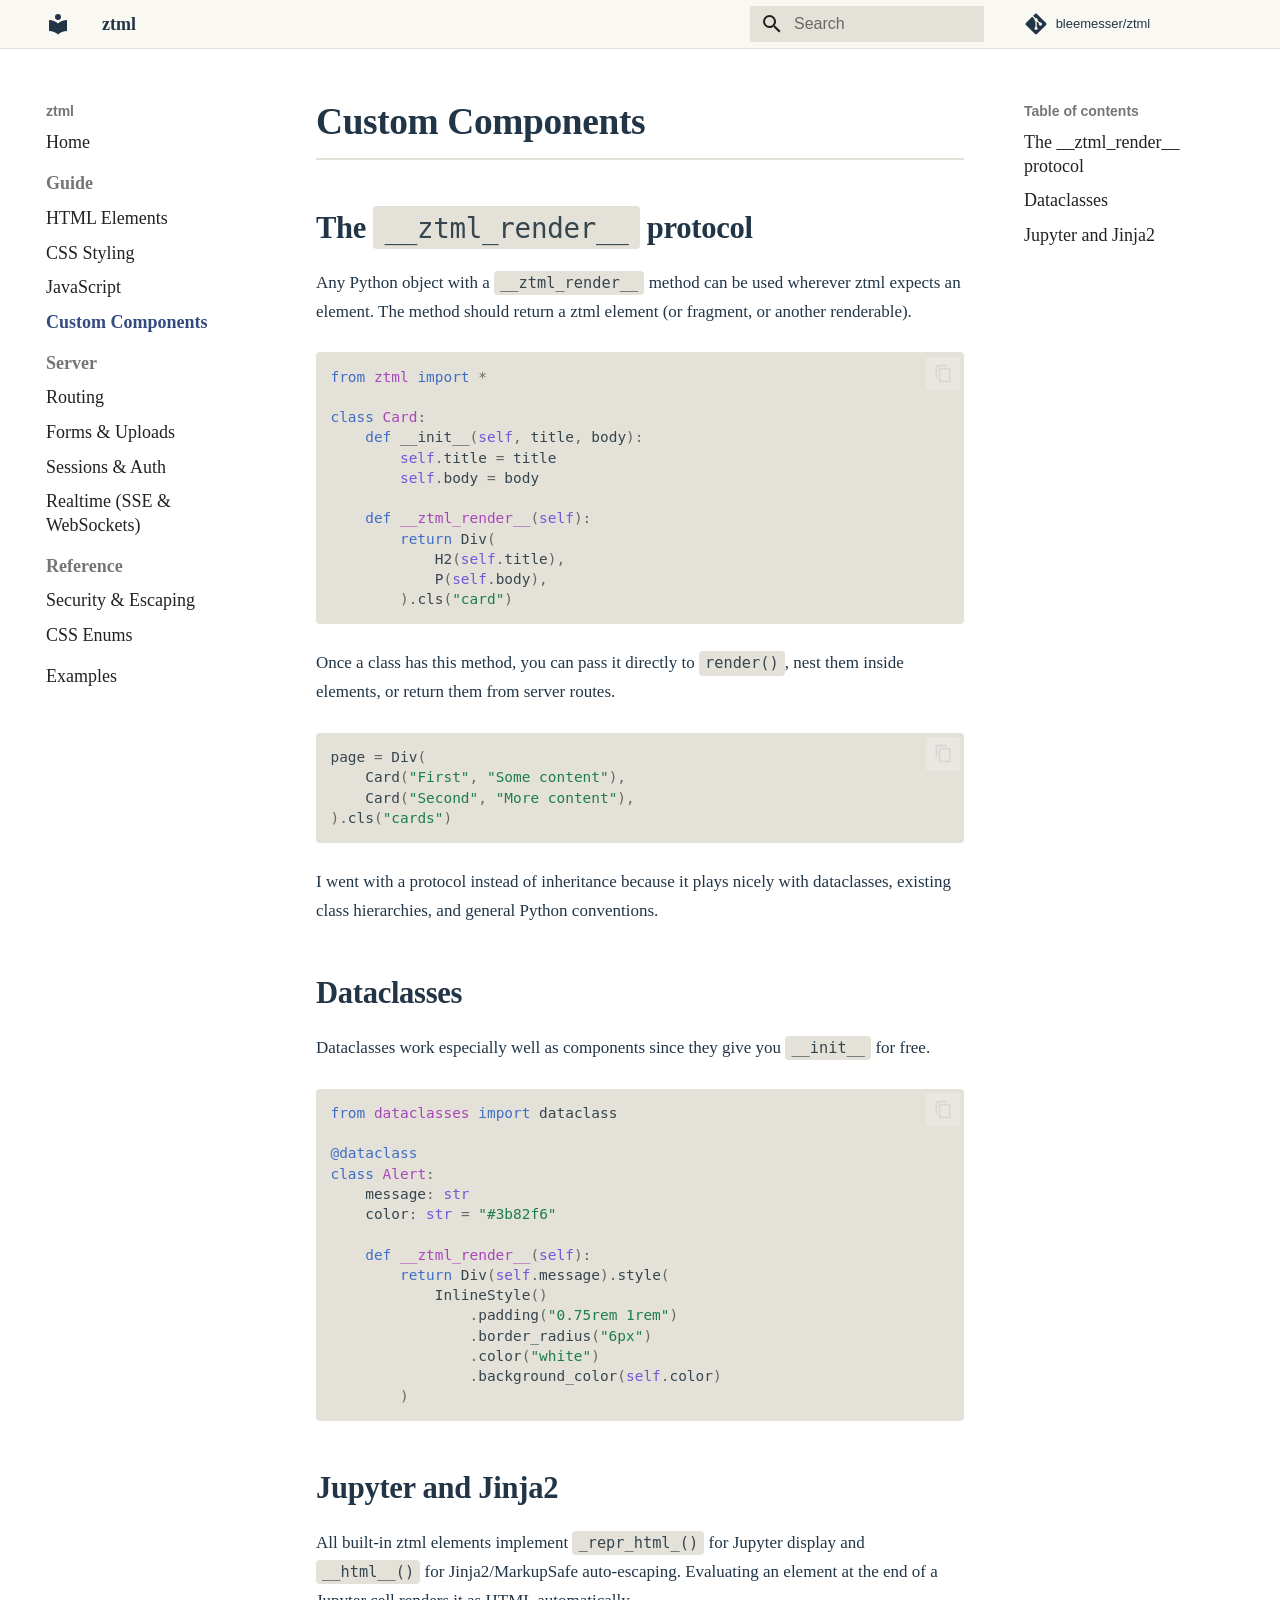
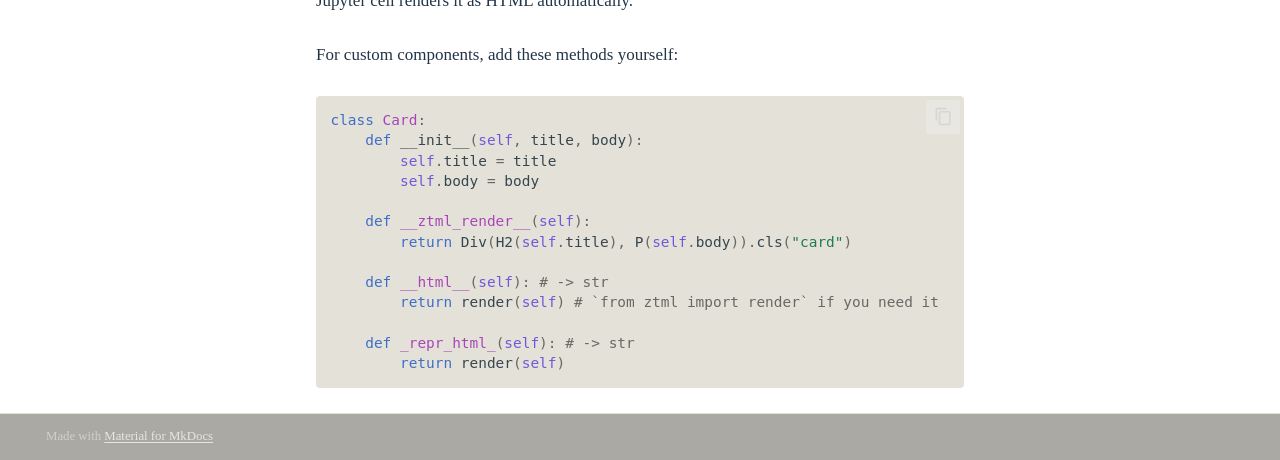
<file: guide/components/index.html>
<!doctype html>
<html lang="en" class="no-js">
  <head>
    
      <meta charset="utf-8">
      <meta name="viewport" content="width=device-width,initial-scale=1">
      
        <meta name="description" content="A Rust-backed framework for building websites in pure Python">
      
      
      
        <link rel="canonical" href="https://bleemesser.github.io/ztml/guide/components/">
      
      
        <link rel="prev" href="../js/">
      
      
        <link rel="next" href="../../server/routing/">
      
      
        
      
      
      <link rel="icon" href="../../assets/images/favicon.png">
      <meta name="generator" content="mkdocs-1.6.1, mkdocs-material-9.7.6">
    
    
      
        <title>Custom Components - ztml</title>
      
    
    
      <link rel="stylesheet" href="../../assets/stylesheets/main.484c7ddc.min.css">
      
        
        <link rel="stylesheet" href="../../assets/stylesheets/palette.ab4e12ef.min.css">
      
      


    
    
      
    
    
      
    
    
      <link rel="stylesheet" href="../../stylesheets/extra.css">
    
    <script>__md_scope=new URL("../..",location),__md_hash=e=>[...e].reduce(((e,_)=>(e<<5)-e+_.charCodeAt(0)),0),__md_get=(e,_=localStorage,t=__md_scope)=>JSON.parse(_.getItem(t.pathname+"."+e)),__md_set=(e,_,t=localStorage,a=__md_scope)=>{try{t.setItem(a.pathname+"."+e,JSON.stringify(_))}catch(e){}}</script>
    
      

    
    
  </head>
  
  
    
    
    
    
    
    <body dir="ltr" data-md-color-scheme="default" data-md-color-primary="white" data-md-color-accent="deep-orange">
  
    
    <input class="md-toggle" data-md-toggle="drawer" type="checkbox" id="__drawer" autocomplete="off">
    <input class="md-toggle" data-md-toggle="search" type="checkbox" id="__search" autocomplete="off">
    <label class="md-overlay" for="__drawer"></label>
    <div data-md-component="skip">
      
        
        <a href="#custom-components" class="md-skip">
          Skip to content
        </a>
      
    </div>
    <div data-md-component="announce">
      
    </div>
    
    
      

  

<header class="md-header md-header--shadow" data-md-component="header">
  <nav class="md-header__inner md-grid" aria-label="Header">
    <a href="../.." title="ztml" class="md-header__button md-logo" aria-label="ztml" data-md-component="logo">
      
  
  <svg xmlns="http://www.w3.org/2000/svg" viewBox="0 0 24 24"><path d="M12 8a3 3 0 0 0 3-3 3 3 0 0 0-3-3 3 3 0 0 0-3 3 3 3 0 0 0 3 3m0 3.54C9.64 9.35 6.5 8 3 8v11c3.5 0 6.64 1.35 9 3.54 2.36-2.19 5.5-3.54 9-3.54V8c-3.5 0-6.64 1.35-9 3.54"/></svg>

    </a>
    <label class="md-header__button md-icon" for="__drawer">
      
      <svg xmlns="http://www.w3.org/2000/svg" viewBox="0 0 24 24"><path d="M3 6h18v2H3zm0 5h18v2H3zm0 5h18v2H3z"/></svg>
    </label>
    <div class="md-header__title" data-md-component="header-title">
      <div class="md-header__ellipsis">
        <div class="md-header__topic">
          <span class="md-ellipsis">
            ztml
          </span>
        </div>
        <div class="md-header__topic" data-md-component="header-topic">
          <span class="md-ellipsis">
            
              Custom Components
            
          </span>
        </div>
      </div>
    </div>
    
      
    
    
    
    
      
      
        <label class="md-header__button md-icon" for="__search">
          
          <svg xmlns="http://www.w3.org/2000/svg" viewBox="0 0 24 24"><path d="M9.5 3A6.5 6.5 0 0 1 16 9.5c0 1.61-.59 3.09-1.56 4.23l.27.27h.79l5 5-1.5 1.5-5-5v-.79l-.27-.27A6.52 6.52 0 0 1 9.5 16 6.5 6.5 0 0 1 3 9.5 6.5 6.5 0 0 1 9.5 3m0 2C7 5 5 7 5 9.5S7 14 9.5 14 14 12 14 9.5 12 5 9.5 5"/></svg>
        </label>
        <div class="md-search" data-md-component="search" role="dialog">
  <label class="md-search__overlay" for="__search"></label>
  <div class="md-search__inner" role="search">
    <form class="md-search__form" name="search">
      <input type="text" class="md-search__input" name="query" aria-label="Search" placeholder="Search" autocapitalize="off" autocorrect="off" autocomplete="off" spellcheck="false" data-md-component="search-query" required>
      <label class="md-search__icon md-icon" for="__search">
        
        <svg xmlns="http://www.w3.org/2000/svg" viewBox="0 0 24 24"><path d="M9.5 3A6.5 6.5 0 0 1 16 9.5c0 1.61-.59 3.09-1.56 4.23l.27.27h.79l5 5-1.5 1.5-5-5v-.79l-.27-.27A6.52 6.52 0 0 1 9.5 16 6.5 6.5 0 0 1 3 9.5 6.5 6.5 0 0 1 9.5 3m0 2C7 5 5 7 5 9.5S7 14 9.5 14 14 12 14 9.5 12 5 9.5 5"/></svg>
        
        <svg xmlns="http://www.w3.org/2000/svg" viewBox="0 0 24 24"><path d="M20 11v2H8l5.5 5.5-1.42 1.42L4.16 12l7.92-7.92L13.5 5.5 8 11z"/></svg>
      </label>
      <nav class="md-search__options" aria-label="Search">
        
        <button type="reset" class="md-search__icon md-icon" title="Clear" aria-label="Clear" tabindex="-1">
          
          <svg xmlns="http://www.w3.org/2000/svg" viewBox="0 0 24 24"><path d="M19 6.41 17.59 5 12 10.59 6.41 5 5 6.41 10.59 12 5 17.59 6.41 19 12 13.41 17.59 19 19 17.59 13.41 12z"/></svg>
        </button>
      </nav>
      
    </form>
    <div class="md-search__output">
      <div class="md-search__scrollwrap" tabindex="0" data-md-scrollfix>
        <div class="md-search-result" data-md-component="search-result">
          <div class="md-search-result__meta">
            Initializing search
          </div>
          <ol class="md-search-result__list" role="presentation"></ol>
        </div>
      </div>
    </div>
  </div>
</div>
      
    
    
      <div class="md-header__source">
        <a href="https://github.com/bleemesser/ztml" title="Go to repository" class="md-source" data-md-component="source">
  <div class="md-source__icon md-icon">
    
    <svg xmlns="http://www.w3.org/2000/svg" viewBox="0 0 448 512"><!--! Font Awesome Free 7.1.0 by @fontawesome - https://fontawesome.com License - https://fontawesome.com/license/free (Icons: CC BY 4.0, Fonts: SIL OFL 1.1, Code: MIT License) Copyright 2025 Fonticons, Inc.--><path d="M439.6 236.1 244 40.5c-5.4-5.5-12.8-8.5-20.4-8.5s-15 3-20.4 8.4L162.5 81l51.5 51.5c27.1-9.1 52.7 16.8 43.4 43.7l49.7 49.7c34.2-11.8 61.2 31 35.5 56.7-26.5 26.5-70.2-2.9-56-37.3L240.3 199v121.9c25.3 12.5 22.3 41.8 9.1 55-6.4 6.4-15.2 10.1-24.3 10.1s-17.8-3.6-24.3-10.1c-17.6-17.6-11.1-46.9 11.2-56v-123c-20.8-8.5-24.6-30.7-18.6-45L142.6 101 8.5 235.1C3 240.6 0 247.9 0 255.5s3 15 8.5 20.4l195.6 195.7c5.4 5.4 12.7 8.4 20.4 8.4s15-3 20.4-8.4l194.7-194.7c5.4-5.4 8.4-12.8 8.4-20.4s-3-15-8.4-20.4"/></svg>
  </div>
  <div class="md-source__repository">
    bleemesser/ztml
  </div>
</a>
      </div>
    
  </nav>
  
</header>
    
    <div class="md-container" data-md-component="container">
      
      
        
          
        
      
      <main class="md-main" data-md-component="main">
        <div class="md-main__inner md-grid">
          
            
              
              <div class="md-sidebar md-sidebar--primary" data-md-component="sidebar" data-md-type="navigation" >
                <div class="md-sidebar__scrollwrap">
                  <div class="md-sidebar__inner">
                    



<nav class="md-nav md-nav--primary" aria-label="Navigation" data-md-level="0">
  <label class="md-nav__title" for="__drawer">
    <a href="../.." title="ztml" class="md-nav__button md-logo" aria-label="ztml" data-md-component="logo">
      
  
  <svg xmlns="http://www.w3.org/2000/svg" viewBox="0 0 24 24"><path d="M12 8a3 3 0 0 0 3-3 3 3 0 0 0-3-3 3 3 0 0 0-3 3 3 3 0 0 0 3 3m0 3.54C9.64 9.35 6.5 8 3 8v11c3.5 0 6.64 1.35 9 3.54 2.36-2.19 5.5-3.54 9-3.54V8c-3.5 0-6.64 1.35-9 3.54"/></svg>

    </a>
    ztml
  </label>
  
    <div class="md-nav__source">
      <a href="https://github.com/bleemesser/ztml" title="Go to repository" class="md-source" data-md-component="source">
  <div class="md-source__icon md-icon">
    
    <svg xmlns="http://www.w3.org/2000/svg" viewBox="0 0 448 512"><!--! Font Awesome Free 7.1.0 by @fontawesome - https://fontawesome.com License - https://fontawesome.com/license/free (Icons: CC BY 4.0, Fonts: SIL OFL 1.1, Code: MIT License) Copyright 2025 Fonticons, Inc.--><path d="M439.6 236.1 244 40.5c-5.4-5.5-12.8-8.5-20.4-8.5s-15 3-20.4 8.4L162.5 81l51.5 51.5c27.1-9.1 52.7 16.8 43.4 43.7l49.7 49.7c34.2-11.8 61.2 31 35.5 56.7-26.5 26.5-70.2-2.9-56-37.3L240.3 199v121.9c25.3 12.5 22.3 41.8 9.1 55-6.4 6.4-15.2 10.1-24.3 10.1s-17.8-3.6-24.3-10.1c-17.6-17.6-11.1-46.9 11.2-56v-123c-20.8-8.5-24.6-30.7-18.6-45L142.6 101 8.5 235.1C3 240.6 0 247.9 0 255.5s3 15 8.5 20.4l195.6 195.7c5.4 5.4 12.7 8.4 20.4 8.4s15-3 20.4-8.4l194.7-194.7c5.4-5.4 8.4-12.8 8.4-20.4s-3-15-8.4-20.4"/></svg>
  </div>
  <div class="md-source__repository">
    bleemesser/ztml
  </div>
</a>
    </div>
  
  <ul class="md-nav__list" data-md-scrollfix>
    
      
      
  
  
  
  
    <li class="md-nav__item">
      <a href="../.." class="md-nav__link">
        
  
  
  <span class="md-ellipsis">
    
  
    Home
  

    
  </span>
  
  

      </a>
    </li>
  

    
      
      
  
  
    
  
  
  
    
    
    
    
      
        
        
      
    
    
    <li class="md-nav__item md-nav__item--active md-nav__item--section md-nav__item--nested">
      
        
        
        <input class="md-nav__toggle md-toggle " type="checkbox" id="__nav_2" checked>
        
          
          <label class="md-nav__link" for="__nav_2" id="__nav_2_label" tabindex="">
            
  
  
  <span class="md-ellipsis">
    
  
    Guide
  

    
  </span>
  
  

            <span class="md-nav__icon md-icon"></span>
          </label>
        
        <nav class="md-nav" data-md-level="1" aria-labelledby="__nav_2_label" aria-expanded="true">
          <label class="md-nav__title" for="__nav_2">
            <span class="md-nav__icon md-icon"></span>
            
  
    Guide
  

          </label>
          <ul class="md-nav__list" data-md-scrollfix>
            
              
                
  
  
  
  
    <li class="md-nav__item">
      <a href="../html/" class="md-nav__link">
        
  
  
  <span class="md-ellipsis">
    
  
    HTML Elements
  

    
  </span>
  
  

      </a>
    </li>
  

              
            
              
                
  
  
  
  
    <li class="md-nav__item">
      <a href="../css/" class="md-nav__link">
        
  
  
  <span class="md-ellipsis">
    
  
    CSS Styling
  

    
  </span>
  
  

      </a>
    </li>
  

              
            
              
                
  
  
  
  
    <li class="md-nav__item">
      <a href="../js/" class="md-nav__link">
        
  
  
  <span class="md-ellipsis">
    
  
    JavaScript
  

    
  </span>
  
  

      </a>
    </li>
  

              
            
              
                
  
  
    
  
  
  
    <li class="md-nav__item md-nav__item--active">
      
      <input class="md-nav__toggle md-toggle" type="checkbox" id="__toc">
      
      
        
      
      
        <label class="md-nav__link md-nav__link--active" for="__toc">
          
  
  
  <span class="md-ellipsis">
    
  
    Custom Components
  

    
  </span>
  
  

          <span class="md-nav__icon md-icon"></span>
        </label>
      
      <a href="./" class="md-nav__link md-nav__link--active">
        
  
  
  <span class="md-ellipsis">
    
  
    Custom Components
  

    
  </span>
  
  

      </a>
      
        

<nav class="md-nav md-nav--secondary" aria-label="Table of contents">
  
  
  
    
  
  
    <label class="md-nav__title" for="__toc">
      <span class="md-nav__icon md-icon"></span>
      Table of contents
    </label>
    <ul class="md-nav__list" data-md-component="toc" data-md-scrollfix>
      
        <li class="md-nav__item">
  <a href="#the-__ztml_render__-protocol" class="md-nav__link">
    <span class="md-ellipsis">
      
        The __ztml_render__ protocol
      
    </span>
  </a>
  
</li>
      
        <li class="md-nav__item">
  <a href="#dataclasses" class="md-nav__link">
    <span class="md-ellipsis">
      
        Dataclasses
      
    </span>
  </a>
  
</li>
      
        <li class="md-nav__item">
  <a href="#jupyter-and-jinja2" class="md-nav__link">
    <span class="md-ellipsis">
      
        Jupyter and Jinja2
      
    </span>
  </a>
  
</li>
      
    </ul>
  
</nav>
      
    </li>
  

              
            
          </ul>
        </nav>
      
    </li>
  

    
      
      
  
  
  
  
    
    
    
    
      
        
        
      
    
    
    <li class="md-nav__item md-nav__item--section md-nav__item--nested">
      
        
        
          
        
        <input class="md-nav__toggle md-toggle md-toggle--indeterminate" type="checkbox" id="__nav_3" >
        
          
          <label class="md-nav__link" for="__nav_3" id="__nav_3_label" tabindex="">
            
  
  
  <span class="md-ellipsis">
    
  
    Server
  

    
  </span>
  
  

            <span class="md-nav__icon md-icon"></span>
          </label>
        
        <nav class="md-nav" data-md-level="1" aria-labelledby="__nav_3_label" aria-expanded="false">
          <label class="md-nav__title" for="__nav_3">
            <span class="md-nav__icon md-icon"></span>
            
  
    Server
  

          </label>
          <ul class="md-nav__list" data-md-scrollfix>
            
              
                
  
  
  
  
    <li class="md-nav__item">
      <a href="../../server/routing/" class="md-nav__link">
        
  
  
  <span class="md-ellipsis">
    
  
    Routing
  

    
  </span>
  
  

      </a>
    </li>
  

              
            
              
                
  
  
  
  
    <li class="md-nav__item">
      <a href="../../server/forms/" class="md-nav__link">
        
  
  
  <span class="md-ellipsis">
    
  
    Forms & Uploads
  

    
  </span>
  
  

      </a>
    </li>
  

              
            
              
                
  
  
  
  
    <li class="md-nav__item">
      <a href="../../server/sessions/" class="md-nav__link">
        
  
  
  <span class="md-ellipsis">
    
  
    Sessions & Auth
  

    
  </span>
  
  

      </a>
    </li>
  

              
            
              
                
  
  
  
  
    <li class="md-nav__item">
      <a href="../../server/realtime/" class="md-nav__link">
        
  
  
  <span class="md-ellipsis">
    
  
    Realtime (SSE & WebSockets)
  

    
  </span>
  
  

      </a>
    </li>
  

              
            
          </ul>
        </nav>
      
    </li>
  

    
      
      
  
  
  
  
    
    
    
    
      
        
        
      
    
    
    <li class="md-nav__item md-nav__item--section md-nav__item--nested">
      
        
        
          
        
        <input class="md-nav__toggle md-toggle md-toggle--indeterminate" type="checkbox" id="__nav_4" >
        
          
          <label class="md-nav__link" for="__nav_4" id="__nav_4_label" tabindex="">
            
  
  
  <span class="md-ellipsis">
    
  
    Reference
  

    
  </span>
  
  

            <span class="md-nav__icon md-icon"></span>
          </label>
        
        <nav class="md-nav" data-md-level="1" aria-labelledby="__nav_4_label" aria-expanded="false">
          <label class="md-nav__title" for="__nav_4">
            <span class="md-nav__icon md-icon"></span>
            
  
    Reference
  

          </label>
          <ul class="md-nav__list" data-md-scrollfix>
            
              
                
  
  
  
  
    <li class="md-nav__item">
      <a href="../../reference/security/" class="md-nav__link">
        
  
  
  <span class="md-ellipsis">
    
  
    Security & Escaping
  

    
  </span>
  
  

      </a>
    </li>
  

              
            
              
                
  
  
  
  
    <li class="md-nav__item">
      <a href="../../reference/enums/" class="md-nav__link">
        
  
  
  <span class="md-ellipsis">
    
  
    CSS Enums
  

    
  </span>
  
  

      </a>
    </li>
  

              
            
          </ul>
        </nav>
      
    </li>
  

    
      
      
  
  
  
  
    <li class="md-nav__item">
      <a href="../../examples/" class="md-nav__link">
        
  
  
  <span class="md-ellipsis">
    
  
    Examples
  

    
  </span>
  
  

      </a>
    </li>
  

    
  </ul>
</nav>
                  </div>
                </div>
              </div>
            
            
              
              <div class="md-sidebar md-sidebar--secondary" data-md-component="sidebar" data-md-type="toc" >
                <div class="md-sidebar__scrollwrap">
                  <div class="md-sidebar__inner">
                    

<nav class="md-nav md-nav--secondary" aria-label="Table of contents">
  
  
  
    
  
  
    <label class="md-nav__title" for="__toc">
      <span class="md-nav__icon md-icon"></span>
      Table of contents
    </label>
    <ul class="md-nav__list" data-md-component="toc" data-md-scrollfix>
      
        <li class="md-nav__item">
  <a href="#the-__ztml_render__-protocol" class="md-nav__link">
    <span class="md-ellipsis">
      
        The __ztml_render__ protocol
      
    </span>
  </a>
  
</li>
      
        <li class="md-nav__item">
  <a href="#dataclasses" class="md-nav__link">
    <span class="md-ellipsis">
      
        Dataclasses
      
    </span>
  </a>
  
</li>
      
        <li class="md-nav__item">
  <a href="#jupyter-and-jinja2" class="md-nav__link">
    <span class="md-ellipsis">
      
        Jupyter and Jinja2
      
    </span>
  </a>
  
</li>
      
    </ul>
  
</nav>
                  </div>
                </div>
              </div>
            
          
          
            <div class="md-content" data-md-component="content">
              
              <article class="md-content__inner md-typeset">
                
                  


  
  


<h1 id="custom-components">Custom Components<a class="headerlink" href="#custom-components" title="Permanent link">&para;</a></h1>
<h2 id="the-__ztml_render__-protocol">The <code>__ztml_render__</code> protocol<a class="headerlink" href="#the-__ztml_render__-protocol" title="Permanent link">&para;</a></h2>
<p>Any Python object with a <code>__ztml_render__</code> method can be used wherever ztml expects an element. The method should return a ztml element (or fragment, or another renderable).</p>
<div class="highlight"><pre><span></span><code><a id="__codelineno-0-1" name="__codelineno-0-1" href="#__codelineno-0-1"></a><span class="kn">from</span><span class="w"> </span><span class="nn">ztml</span><span class="w"> </span><span class="kn">import</span> <span class="o">*</span>
<a id="__codelineno-0-2" name="__codelineno-0-2" href="#__codelineno-0-2"></a>
<a id="__codelineno-0-3" name="__codelineno-0-3" href="#__codelineno-0-3"></a><span class="k">class</span><span class="w"> </span><span class="nc">Card</span><span class="p">:</span>
<a id="__codelineno-0-4" name="__codelineno-0-4" href="#__codelineno-0-4"></a>    <span class="k">def</span><span class="w"> </span><span class="fm">__init__</span><span class="p">(</span><span class="bp">self</span><span class="p">,</span> <span class="n">title</span><span class="p">,</span> <span class="n">body</span><span class="p">):</span>
<a id="__codelineno-0-5" name="__codelineno-0-5" href="#__codelineno-0-5"></a>        <span class="bp">self</span><span class="o">.</span><span class="n">title</span> <span class="o">=</span> <span class="n">title</span>
<a id="__codelineno-0-6" name="__codelineno-0-6" href="#__codelineno-0-6"></a>        <span class="bp">self</span><span class="o">.</span><span class="n">body</span> <span class="o">=</span> <span class="n">body</span>
<a id="__codelineno-0-7" name="__codelineno-0-7" href="#__codelineno-0-7"></a>
<a id="__codelineno-0-8" name="__codelineno-0-8" href="#__codelineno-0-8"></a>    <span class="k">def</span><span class="w"> </span><span class="nf">__ztml_render__</span><span class="p">(</span><span class="bp">self</span><span class="p">):</span>
<a id="__codelineno-0-9" name="__codelineno-0-9" href="#__codelineno-0-9"></a>        <span class="k">return</span> <span class="n">Div</span><span class="p">(</span>
<a id="__codelineno-0-10" name="__codelineno-0-10" href="#__codelineno-0-10"></a>            <span class="n">H2</span><span class="p">(</span><span class="bp">self</span><span class="o">.</span><span class="n">title</span><span class="p">),</span>
<a id="__codelineno-0-11" name="__codelineno-0-11" href="#__codelineno-0-11"></a>            <span class="n">P</span><span class="p">(</span><span class="bp">self</span><span class="o">.</span><span class="n">body</span><span class="p">),</span>
<a id="__codelineno-0-12" name="__codelineno-0-12" href="#__codelineno-0-12"></a>        <span class="p">)</span><span class="o">.</span><span class="n">cls</span><span class="p">(</span><span class="s2">&quot;card&quot;</span><span class="p">)</span>
</code></pre></div>
<p>Once a class has this method, you can pass it directly to <code>render()</code>, nest them inside elements, or return them from server routes.</p>
<div class="highlight"><pre><span></span><code><a id="__codelineno-1-1" name="__codelineno-1-1" href="#__codelineno-1-1"></a><span class="n">page</span> <span class="o">=</span> <span class="n">Div</span><span class="p">(</span>
<a id="__codelineno-1-2" name="__codelineno-1-2" href="#__codelineno-1-2"></a>    <span class="n">Card</span><span class="p">(</span><span class="s2">&quot;First&quot;</span><span class="p">,</span> <span class="s2">&quot;Some content&quot;</span><span class="p">),</span>
<a id="__codelineno-1-3" name="__codelineno-1-3" href="#__codelineno-1-3"></a>    <span class="n">Card</span><span class="p">(</span><span class="s2">&quot;Second&quot;</span><span class="p">,</span> <span class="s2">&quot;More content&quot;</span><span class="p">),</span>
<a id="__codelineno-1-4" name="__codelineno-1-4" href="#__codelineno-1-4"></a><span class="p">)</span><span class="o">.</span><span class="n">cls</span><span class="p">(</span><span class="s2">&quot;cards&quot;</span><span class="p">)</span>
</code></pre></div>
<p>I went with a protocol instead of inheritance because it plays nicely with dataclasses, existing class hierarchies, and general Python conventions.</p>
<h2 id="dataclasses">Dataclasses<a class="headerlink" href="#dataclasses" title="Permanent link">&para;</a></h2>
<p>Dataclasses work especially well as components since they give you <code>__init__</code> for free.</p>
<div class="highlight"><pre><span></span><code><a id="__codelineno-2-1" name="__codelineno-2-1" href="#__codelineno-2-1"></a><span class="kn">from</span><span class="w"> </span><span class="nn">dataclasses</span><span class="w"> </span><span class="kn">import</span> <span class="n">dataclass</span>
<a id="__codelineno-2-2" name="__codelineno-2-2" href="#__codelineno-2-2"></a>
<a id="__codelineno-2-3" name="__codelineno-2-3" href="#__codelineno-2-3"></a><span class="nd">@dataclass</span>
<a id="__codelineno-2-4" name="__codelineno-2-4" href="#__codelineno-2-4"></a><span class="k">class</span><span class="w"> </span><span class="nc">Alert</span><span class="p">:</span>
<a id="__codelineno-2-5" name="__codelineno-2-5" href="#__codelineno-2-5"></a>    <span class="n">message</span><span class="p">:</span> <span class="nb">str</span>
<a id="__codelineno-2-6" name="__codelineno-2-6" href="#__codelineno-2-6"></a>    <span class="n">color</span><span class="p">:</span> <span class="nb">str</span> <span class="o">=</span> <span class="s2">&quot;#3b82f6&quot;</span>
<a id="__codelineno-2-7" name="__codelineno-2-7" href="#__codelineno-2-7"></a>
<a id="__codelineno-2-8" name="__codelineno-2-8" href="#__codelineno-2-8"></a>    <span class="k">def</span><span class="w"> </span><span class="nf">__ztml_render__</span><span class="p">(</span><span class="bp">self</span><span class="p">):</span>
<a id="__codelineno-2-9" name="__codelineno-2-9" href="#__codelineno-2-9"></a>        <span class="k">return</span> <span class="n">Div</span><span class="p">(</span><span class="bp">self</span><span class="o">.</span><span class="n">message</span><span class="p">)</span><span class="o">.</span><span class="n">style</span><span class="p">(</span>
<a id="__codelineno-2-10" name="__codelineno-2-10" href="#__codelineno-2-10"></a>            <span class="n">InlineStyle</span><span class="p">()</span>
<a id="__codelineno-2-11" name="__codelineno-2-11" href="#__codelineno-2-11"></a>                <span class="o">.</span><span class="n">padding</span><span class="p">(</span><span class="s2">&quot;0.75rem 1rem&quot;</span><span class="p">)</span>
<a id="__codelineno-2-12" name="__codelineno-2-12" href="#__codelineno-2-12"></a>                <span class="o">.</span><span class="n">border_radius</span><span class="p">(</span><span class="s2">&quot;6px&quot;</span><span class="p">)</span>
<a id="__codelineno-2-13" name="__codelineno-2-13" href="#__codelineno-2-13"></a>                <span class="o">.</span><span class="n">color</span><span class="p">(</span><span class="s2">&quot;white&quot;</span><span class="p">)</span>
<a id="__codelineno-2-14" name="__codelineno-2-14" href="#__codelineno-2-14"></a>                <span class="o">.</span><span class="n">background_color</span><span class="p">(</span><span class="bp">self</span><span class="o">.</span><span class="n">color</span><span class="p">)</span>
<a id="__codelineno-2-15" name="__codelineno-2-15" href="#__codelineno-2-15"></a>        <span class="p">)</span>
</code></pre></div>
<h2 id="jupyter-and-jinja2">Jupyter and Jinja2<a class="headerlink" href="#jupyter-and-jinja2" title="Permanent link">&para;</a></h2>
<p>All built-in ztml elements implement <code>_repr_html_()</code> for Jupyter display and <code>__html__()</code> for Jinja2/MarkupSafe auto-escaping. Evaluating an element at the end of a Jupyter cell renders it as HTML automatically.</p>
<p>For custom components, add these methods yourself:</p>
<div class="highlight"><pre><span></span><code><a id="__codelineno-3-1" name="__codelineno-3-1" href="#__codelineno-3-1"></a><span class="k">class</span><span class="w"> </span><span class="nc">Card</span><span class="p">:</span>
<a id="__codelineno-3-2" name="__codelineno-3-2" href="#__codelineno-3-2"></a>    <span class="k">def</span><span class="w"> </span><span class="fm">__init__</span><span class="p">(</span><span class="bp">self</span><span class="p">,</span> <span class="n">title</span><span class="p">,</span> <span class="n">body</span><span class="p">):</span>
<a id="__codelineno-3-3" name="__codelineno-3-3" href="#__codelineno-3-3"></a>        <span class="bp">self</span><span class="o">.</span><span class="n">title</span> <span class="o">=</span> <span class="n">title</span>
<a id="__codelineno-3-4" name="__codelineno-3-4" href="#__codelineno-3-4"></a>        <span class="bp">self</span><span class="o">.</span><span class="n">body</span> <span class="o">=</span> <span class="n">body</span>
<a id="__codelineno-3-5" name="__codelineno-3-5" href="#__codelineno-3-5"></a>
<a id="__codelineno-3-6" name="__codelineno-3-6" href="#__codelineno-3-6"></a>    <span class="k">def</span><span class="w"> </span><span class="nf">__ztml_render__</span><span class="p">(</span><span class="bp">self</span><span class="p">):</span>
<a id="__codelineno-3-7" name="__codelineno-3-7" href="#__codelineno-3-7"></a>        <span class="k">return</span> <span class="n">Div</span><span class="p">(</span><span class="n">H2</span><span class="p">(</span><span class="bp">self</span><span class="o">.</span><span class="n">title</span><span class="p">),</span> <span class="n">P</span><span class="p">(</span><span class="bp">self</span><span class="o">.</span><span class="n">body</span><span class="p">))</span><span class="o">.</span><span class="n">cls</span><span class="p">(</span><span class="s2">&quot;card&quot;</span><span class="p">)</span>
<a id="__codelineno-3-8" name="__codelineno-3-8" href="#__codelineno-3-8"></a>
<a id="__codelineno-3-9" name="__codelineno-3-9" href="#__codelineno-3-9"></a>    <span class="k">def</span><span class="w"> </span><span class="nf">__html__</span><span class="p">(</span><span class="bp">self</span><span class="p">):</span> <span class="c1"># -&gt; str</span>
<a id="__codelineno-3-10" name="__codelineno-3-10" href="#__codelineno-3-10"></a>        <span class="k">return</span> <span class="n">render</span><span class="p">(</span><span class="bp">self</span><span class="p">)</span> <span class="c1"># `from ztml import render` if you need it</span>
<a id="__codelineno-3-11" name="__codelineno-3-11" href="#__codelineno-3-11"></a>
<a id="__codelineno-3-12" name="__codelineno-3-12" href="#__codelineno-3-12"></a>    <span class="k">def</span><span class="w"> </span><span class="nf">_repr_html_</span><span class="p">(</span><span class="bp">self</span><span class="p">):</span> <span class="c1"># -&gt; str</span>
<a id="__codelineno-3-13" name="__codelineno-3-13" href="#__codelineno-3-13"></a>        <span class="k">return</span> <span class="n">render</span><span class="p">(</span><span class="bp">self</span><span class="p">)</span>
</code></pre></div>












                
              </article>
            </div>
          
          
<script>var target=document.getElementById(location.hash.slice(1));target&&target.name&&(target.checked=target.name.startsWith("__tabbed_"))</script>
        </div>
        
      </main>
      
        <footer class="md-footer">
  
  <div class="md-footer-meta md-typeset">
    <div class="md-footer-meta__inner md-grid">
      <div class="md-copyright">
  
  
    Made with
    <a href="https://squidfunk.github.io/mkdocs-material/" target="_blank" rel="noopener">
      Material for MkDocs
    </a>
  
</div>
      
    </div>
  </div>
</footer>
      
    </div>
    <div class="md-dialog" data-md-component="dialog">
      <div class="md-dialog__inner md-typeset"></div>
    </div>
    
    
    
      
      
      <script id="__config" type="application/json">{"annotate": null, "base": "../..", "features": ["navigation.sections", "navigation.expand", "content.code.copy", "search.highlight"], "search": "../../assets/javascripts/workers/search.2c215733.min.js", "tags": null, "translations": {"clipboard.copied": "Copied to clipboard", "clipboard.copy": "Copy to clipboard", "search.result.more.one": "1 more on this page", "search.result.more.other": "# more on this page", "search.result.none": "No matching documents", "search.result.one": "1 matching document", "search.result.other": "# matching documents", "search.result.placeholder": "Type to start searching", "search.result.term.missing": "Missing", "select.version": "Select version"}, "version": null}</script>
    
    
      <script src="../../assets/javascripts/bundle.79ae519e.min.js"></script>
      
    
  </body>
</html>
</file>
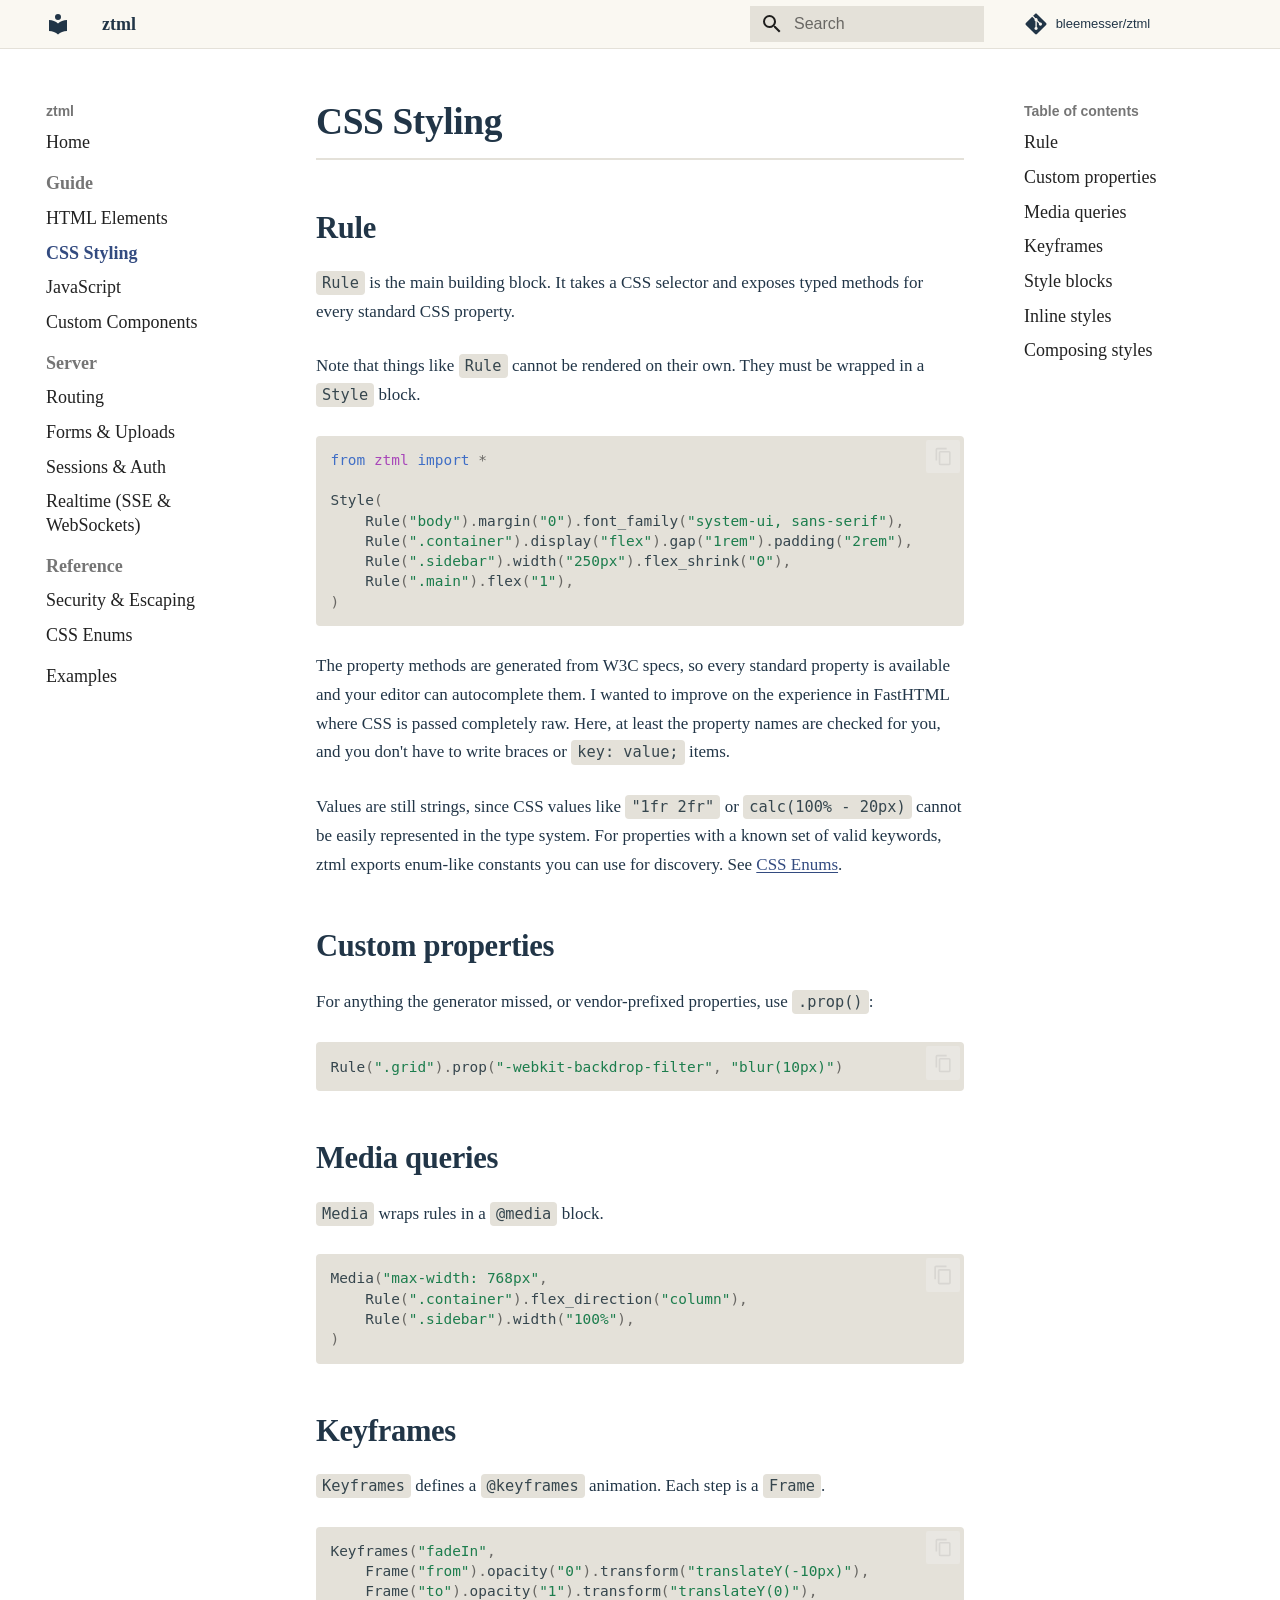
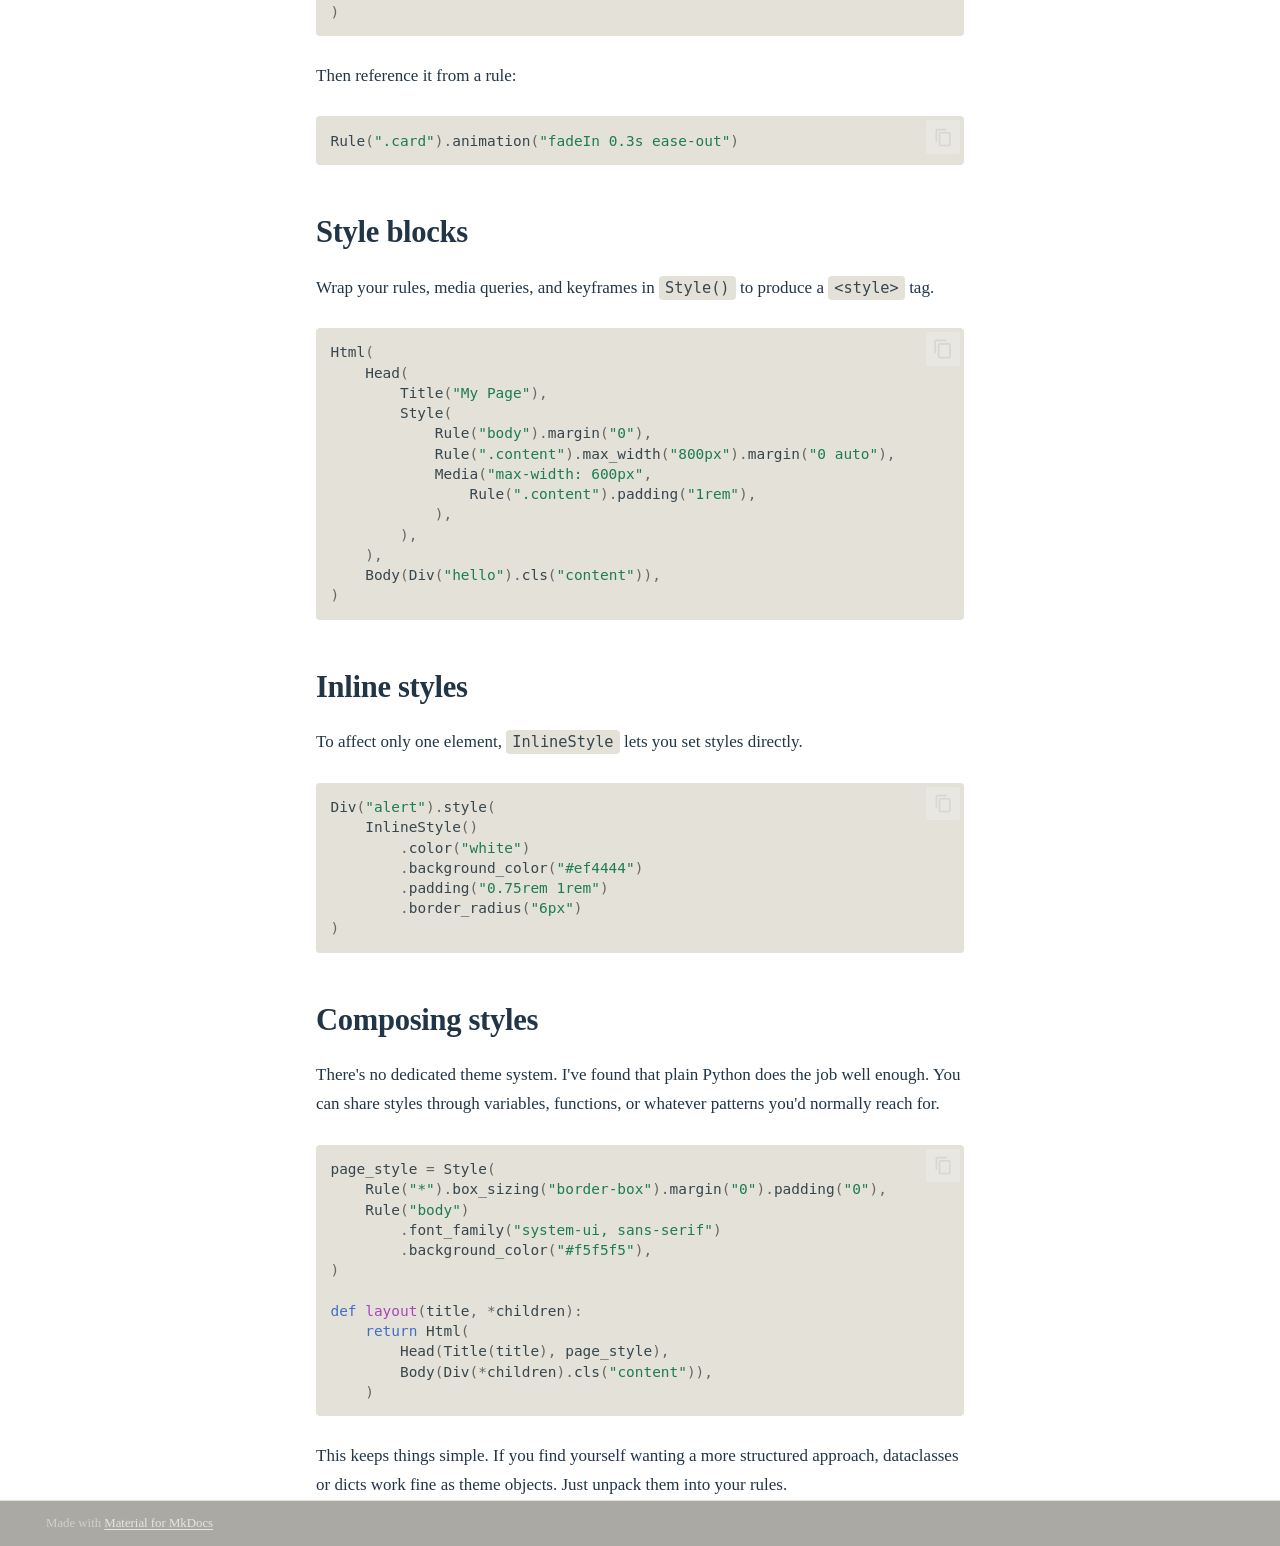
<file: guide/css/index.html>
<!doctype html>
<html lang="en" class="no-js">
  <head>
    
      <meta charset="utf-8">
      <meta name="viewport" content="width=device-width,initial-scale=1">
      
        <meta name="description" content="A Rust-backed framework for building websites in pure Python">
      
      
      
        <link rel="canonical" href="https://bleemesser.github.io/ztml/guide/css/">
      
      
        <link rel="prev" href="../html/">
      
      
        <link rel="next" href="../js/">
      
      
        
      
      
      <link rel="icon" href="../../assets/images/favicon.png">
      <meta name="generator" content="mkdocs-1.6.1, mkdocs-material-9.7.6">
    
    
      
        <title>CSS Styling - ztml</title>
      
    
    
      <link rel="stylesheet" href="../../assets/stylesheets/main.484c7ddc.min.css">
      
        
        <link rel="stylesheet" href="../../assets/stylesheets/palette.ab4e12ef.min.css">
      
      


    
    
      
    
    
      
    
    
      <link rel="stylesheet" href="../../stylesheets/extra.css">
    
    <script>__md_scope=new URL("../..",location),__md_hash=e=>[...e].reduce(((e,_)=>(e<<5)-e+_.charCodeAt(0)),0),__md_get=(e,_=localStorage,t=__md_scope)=>JSON.parse(_.getItem(t.pathname+"."+e)),__md_set=(e,_,t=localStorage,a=__md_scope)=>{try{t.setItem(a.pathname+"."+e,JSON.stringify(_))}catch(e){}}</script>
    
      

    
    
  </head>
  
  
    
    
    
    
    
    <body dir="ltr" data-md-color-scheme="default" data-md-color-primary="white" data-md-color-accent="deep-orange">
  
    
    <input class="md-toggle" data-md-toggle="drawer" type="checkbox" id="__drawer" autocomplete="off">
    <input class="md-toggle" data-md-toggle="search" type="checkbox" id="__search" autocomplete="off">
    <label class="md-overlay" for="__drawer"></label>
    <div data-md-component="skip">
      
        
        <a href="#css-styling" class="md-skip">
          Skip to content
        </a>
      
    </div>
    <div data-md-component="announce">
      
    </div>
    
    
      

  

<header class="md-header md-header--shadow" data-md-component="header">
  <nav class="md-header__inner md-grid" aria-label="Header">
    <a href="../.." title="ztml" class="md-header__button md-logo" aria-label="ztml" data-md-component="logo">
      
  
  <svg xmlns="http://www.w3.org/2000/svg" viewBox="0 0 24 24"><path d="M12 8a3 3 0 0 0 3-3 3 3 0 0 0-3-3 3 3 0 0 0-3 3 3 3 0 0 0 3 3m0 3.54C9.64 9.35 6.5 8 3 8v11c3.5 0 6.64 1.35 9 3.54 2.36-2.19 5.5-3.54 9-3.54V8c-3.5 0-6.64 1.35-9 3.54"/></svg>

    </a>
    <label class="md-header__button md-icon" for="__drawer">
      
      <svg xmlns="http://www.w3.org/2000/svg" viewBox="0 0 24 24"><path d="M3 6h18v2H3zm0 5h18v2H3zm0 5h18v2H3z"/></svg>
    </label>
    <div class="md-header__title" data-md-component="header-title">
      <div class="md-header__ellipsis">
        <div class="md-header__topic">
          <span class="md-ellipsis">
            ztml
          </span>
        </div>
        <div class="md-header__topic" data-md-component="header-topic">
          <span class="md-ellipsis">
            
              CSS Styling
            
          </span>
        </div>
      </div>
    </div>
    
      
    
    
    
    
      
      
        <label class="md-header__button md-icon" for="__search">
          
          <svg xmlns="http://www.w3.org/2000/svg" viewBox="0 0 24 24"><path d="M9.5 3A6.5 6.5 0 0 1 16 9.5c0 1.61-.59 3.09-1.56 4.23l.27.27h.79l5 5-1.5 1.5-5-5v-.79l-.27-.27A6.52 6.52 0 0 1 9.5 16 6.5 6.5 0 0 1 3 9.5 6.5 6.5 0 0 1 9.5 3m0 2C7 5 5 7 5 9.5S7 14 9.5 14 14 12 14 9.5 12 5 9.5 5"/></svg>
        </label>
        <div class="md-search" data-md-component="search" role="dialog">
  <label class="md-search__overlay" for="__search"></label>
  <div class="md-search__inner" role="search">
    <form class="md-search__form" name="search">
      <input type="text" class="md-search__input" name="query" aria-label="Search" placeholder="Search" autocapitalize="off" autocorrect="off" autocomplete="off" spellcheck="false" data-md-component="search-query" required>
      <label class="md-search__icon md-icon" for="__search">
        
        <svg xmlns="http://www.w3.org/2000/svg" viewBox="0 0 24 24"><path d="M9.5 3A6.5 6.5 0 0 1 16 9.5c0 1.61-.59 3.09-1.56 4.23l.27.27h.79l5 5-1.5 1.5-5-5v-.79l-.27-.27A6.52 6.52 0 0 1 9.5 16 6.5 6.5 0 0 1 3 9.5 6.5 6.5 0 0 1 9.5 3m0 2C7 5 5 7 5 9.5S7 14 9.5 14 14 12 14 9.5 12 5 9.5 5"/></svg>
        
        <svg xmlns="http://www.w3.org/2000/svg" viewBox="0 0 24 24"><path d="M20 11v2H8l5.5 5.5-1.42 1.42L4.16 12l7.92-7.92L13.5 5.5 8 11z"/></svg>
      </label>
      <nav class="md-search__options" aria-label="Search">
        
        <button type="reset" class="md-search__icon md-icon" title="Clear" aria-label="Clear" tabindex="-1">
          
          <svg xmlns="http://www.w3.org/2000/svg" viewBox="0 0 24 24"><path d="M19 6.41 17.59 5 12 10.59 6.41 5 5 6.41 10.59 12 5 17.59 6.41 19 12 13.41 17.59 19 19 17.59 13.41 12z"/></svg>
        </button>
      </nav>
      
    </form>
    <div class="md-search__output">
      <div class="md-search__scrollwrap" tabindex="0" data-md-scrollfix>
        <div class="md-search-result" data-md-component="search-result">
          <div class="md-search-result__meta">
            Initializing search
          </div>
          <ol class="md-search-result__list" role="presentation"></ol>
        </div>
      </div>
    </div>
  </div>
</div>
      
    
    
      <div class="md-header__source">
        <a href="https://github.com/bleemesser/ztml" title="Go to repository" class="md-source" data-md-component="source">
  <div class="md-source__icon md-icon">
    
    <svg xmlns="http://www.w3.org/2000/svg" viewBox="0 0 448 512"><!--! Font Awesome Free 7.1.0 by @fontawesome - https://fontawesome.com License - https://fontawesome.com/license/free (Icons: CC BY 4.0, Fonts: SIL OFL 1.1, Code: MIT License) Copyright 2025 Fonticons, Inc.--><path d="M439.6 236.1 244 40.5c-5.4-5.5-12.8-8.5-20.4-8.5s-15 3-20.4 8.4L162.5 81l51.5 51.5c27.1-9.1 52.7 16.8 43.4 43.7l49.7 49.7c34.2-11.8 61.2 31 35.5 56.7-26.5 26.5-70.2-2.9-56-37.3L240.3 199v121.9c25.3 12.5 22.3 41.8 9.1 55-6.4 6.4-15.2 10.1-24.3 10.1s-17.8-3.6-24.3-10.1c-17.6-17.6-11.1-46.9 11.2-56v-123c-20.8-8.5-24.6-30.7-18.6-45L142.6 101 8.5 235.1C3 240.6 0 247.9 0 255.5s3 15 8.5 20.4l195.6 195.7c5.4 5.4 12.7 8.4 20.4 8.4s15-3 20.4-8.4l194.7-194.7c5.4-5.4 8.4-12.8 8.4-20.4s-3-15-8.4-20.4"/></svg>
  </div>
  <div class="md-source__repository">
    bleemesser/ztml
  </div>
</a>
      </div>
    
  </nav>
  
</header>
    
    <div class="md-container" data-md-component="container">
      
      
        
          
        
      
      <main class="md-main" data-md-component="main">
        <div class="md-main__inner md-grid">
          
            
              
              <div class="md-sidebar md-sidebar--primary" data-md-component="sidebar" data-md-type="navigation" >
                <div class="md-sidebar__scrollwrap">
                  <div class="md-sidebar__inner">
                    



<nav class="md-nav md-nav--primary" aria-label="Navigation" data-md-level="0">
  <label class="md-nav__title" for="__drawer">
    <a href="../.." title="ztml" class="md-nav__button md-logo" aria-label="ztml" data-md-component="logo">
      
  
  <svg xmlns="http://www.w3.org/2000/svg" viewBox="0 0 24 24"><path d="M12 8a3 3 0 0 0 3-3 3 3 0 0 0-3-3 3 3 0 0 0-3 3 3 3 0 0 0 3 3m0 3.54C9.64 9.35 6.5 8 3 8v11c3.5 0 6.64 1.35 9 3.54 2.36-2.19 5.5-3.54 9-3.54V8c-3.5 0-6.64 1.35-9 3.54"/></svg>

    </a>
    ztml
  </label>
  
    <div class="md-nav__source">
      <a href="https://github.com/bleemesser/ztml" title="Go to repository" class="md-source" data-md-component="source">
  <div class="md-source__icon md-icon">
    
    <svg xmlns="http://www.w3.org/2000/svg" viewBox="0 0 448 512"><!--! Font Awesome Free 7.1.0 by @fontawesome - https://fontawesome.com License - https://fontawesome.com/license/free (Icons: CC BY 4.0, Fonts: SIL OFL 1.1, Code: MIT License) Copyright 2025 Fonticons, Inc.--><path d="M439.6 236.1 244 40.5c-5.4-5.5-12.8-8.5-20.4-8.5s-15 3-20.4 8.4L162.5 81l51.5 51.5c27.1-9.1 52.7 16.8 43.4 43.7l49.7 49.7c34.2-11.8 61.2 31 35.5 56.7-26.5 26.5-70.2-2.9-56-37.3L240.3 199v121.9c25.3 12.5 22.3 41.8 9.1 55-6.4 6.4-15.2 10.1-24.3 10.1s-17.8-3.6-24.3-10.1c-17.6-17.6-11.1-46.9 11.2-56v-123c-20.8-8.5-24.6-30.7-18.6-45L142.6 101 8.5 235.1C3 240.6 0 247.9 0 255.5s3 15 8.5 20.4l195.6 195.7c5.4 5.4 12.7 8.4 20.4 8.4s15-3 20.4-8.4l194.7-194.7c5.4-5.4 8.4-12.8 8.4-20.4s-3-15-8.4-20.4"/></svg>
  </div>
  <div class="md-source__repository">
    bleemesser/ztml
  </div>
</a>
    </div>
  
  <ul class="md-nav__list" data-md-scrollfix>
    
      
      
  
  
  
  
    <li class="md-nav__item">
      <a href="../.." class="md-nav__link">
        
  
  
  <span class="md-ellipsis">
    
  
    Home
  

    
  </span>
  
  

      </a>
    </li>
  

    
      
      
  
  
    
  
  
  
    
    
    
    
      
        
        
      
    
    
    <li class="md-nav__item md-nav__item--active md-nav__item--section md-nav__item--nested">
      
        
        
        <input class="md-nav__toggle md-toggle " type="checkbox" id="__nav_2" checked>
        
          
          <label class="md-nav__link" for="__nav_2" id="__nav_2_label" tabindex="">
            
  
  
  <span class="md-ellipsis">
    
  
    Guide
  

    
  </span>
  
  

            <span class="md-nav__icon md-icon"></span>
          </label>
        
        <nav class="md-nav" data-md-level="1" aria-labelledby="__nav_2_label" aria-expanded="true">
          <label class="md-nav__title" for="__nav_2">
            <span class="md-nav__icon md-icon"></span>
            
  
    Guide
  

          </label>
          <ul class="md-nav__list" data-md-scrollfix>
            
              
                
  
  
  
  
    <li class="md-nav__item">
      <a href="../html/" class="md-nav__link">
        
  
  
  <span class="md-ellipsis">
    
  
    HTML Elements
  

    
  </span>
  
  

      </a>
    </li>
  

              
            
              
                
  
  
    
  
  
  
    <li class="md-nav__item md-nav__item--active">
      
      <input class="md-nav__toggle md-toggle" type="checkbox" id="__toc">
      
      
        
      
      
        <label class="md-nav__link md-nav__link--active" for="__toc">
          
  
  
  <span class="md-ellipsis">
    
  
    CSS Styling
  

    
  </span>
  
  

          <span class="md-nav__icon md-icon"></span>
        </label>
      
      <a href="./" class="md-nav__link md-nav__link--active">
        
  
  
  <span class="md-ellipsis">
    
  
    CSS Styling
  

    
  </span>
  
  

      </a>
      
        

<nav class="md-nav md-nav--secondary" aria-label="Table of contents">
  
  
  
    
  
  
    <label class="md-nav__title" for="__toc">
      <span class="md-nav__icon md-icon"></span>
      Table of contents
    </label>
    <ul class="md-nav__list" data-md-component="toc" data-md-scrollfix>
      
        <li class="md-nav__item">
  <a href="#rule" class="md-nav__link">
    <span class="md-ellipsis">
      
        Rule
      
    </span>
  </a>
  
</li>
      
        <li class="md-nav__item">
  <a href="#custom-properties" class="md-nav__link">
    <span class="md-ellipsis">
      
        Custom properties
      
    </span>
  </a>
  
</li>
      
        <li class="md-nav__item">
  <a href="#media-queries" class="md-nav__link">
    <span class="md-ellipsis">
      
        Media queries
      
    </span>
  </a>
  
</li>
      
        <li class="md-nav__item">
  <a href="#keyframes" class="md-nav__link">
    <span class="md-ellipsis">
      
        Keyframes
      
    </span>
  </a>
  
</li>
      
        <li class="md-nav__item">
  <a href="#style-blocks" class="md-nav__link">
    <span class="md-ellipsis">
      
        Style blocks
      
    </span>
  </a>
  
</li>
      
        <li class="md-nav__item">
  <a href="#inline-styles" class="md-nav__link">
    <span class="md-ellipsis">
      
        Inline styles
      
    </span>
  </a>
  
</li>
      
        <li class="md-nav__item">
  <a href="#composing-styles" class="md-nav__link">
    <span class="md-ellipsis">
      
        Composing styles
      
    </span>
  </a>
  
</li>
      
    </ul>
  
</nav>
      
    </li>
  

              
            
              
                
  
  
  
  
    <li class="md-nav__item">
      <a href="../js/" class="md-nav__link">
        
  
  
  <span class="md-ellipsis">
    
  
    JavaScript
  

    
  </span>
  
  

      </a>
    </li>
  

              
            
              
                
  
  
  
  
    <li class="md-nav__item">
      <a href="../components/" class="md-nav__link">
        
  
  
  <span class="md-ellipsis">
    
  
    Custom Components
  

    
  </span>
  
  

      </a>
    </li>
  

              
            
          </ul>
        </nav>
      
    </li>
  

    
      
      
  
  
  
  
    
    
    
    
      
        
        
      
    
    
    <li class="md-nav__item md-nav__item--section md-nav__item--nested">
      
        
        
          
        
        <input class="md-nav__toggle md-toggle md-toggle--indeterminate" type="checkbox" id="__nav_3" >
        
          
          <label class="md-nav__link" for="__nav_3" id="__nav_3_label" tabindex="">
            
  
  
  <span class="md-ellipsis">
    
  
    Server
  

    
  </span>
  
  

            <span class="md-nav__icon md-icon"></span>
          </label>
        
        <nav class="md-nav" data-md-level="1" aria-labelledby="__nav_3_label" aria-expanded="false">
          <label class="md-nav__title" for="__nav_3">
            <span class="md-nav__icon md-icon"></span>
            
  
    Server
  

          </label>
          <ul class="md-nav__list" data-md-scrollfix>
            
              
                
  
  
  
  
    <li class="md-nav__item">
      <a href="../../server/routing/" class="md-nav__link">
        
  
  
  <span class="md-ellipsis">
    
  
    Routing
  

    
  </span>
  
  

      </a>
    </li>
  

              
            
              
                
  
  
  
  
    <li class="md-nav__item">
      <a href="../../server/forms/" class="md-nav__link">
        
  
  
  <span class="md-ellipsis">
    
  
    Forms & Uploads
  

    
  </span>
  
  

      </a>
    </li>
  

              
            
              
                
  
  
  
  
    <li class="md-nav__item">
      <a href="../../server/sessions/" class="md-nav__link">
        
  
  
  <span class="md-ellipsis">
    
  
    Sessions & Auth
  

    
  </span>
  
  

      </a>
    </li>
  

              
            
              
                
  
  
  
  
    <li class="md-nav__item">
      <a href="../../server/realtime/" class="md-nav__link">
        
  
  
  <span class="md-ellipsis">
    
  
    Realtime (SSE & WebSockets)
  

    
  </span>
  
  

      </a>
    </li>
  

              
            
          </ul>
        </nav>
      
    </li>
  

    
      
      
  
  
  
  
    
    
    
    
      
        
        
      
    
    
    <li class="md-nav__item md-nav__item--section md-nav__item--nested">
      
        
        
          
        
        <input class="md-nav__toggle md-toggle md-toggle--indeterminate" type="checkbox" id="__nav_4" >
        
          
          <label class="md-nav__link" for="__nav_4" id="__nav_4_label" tabindex="">
            
  
  
  <span class="md-ellipsis">
    
  
    Reference
  

    
  </span>
  
  

            <span class="md-nav__icon md-icon"></span>
          </label>
        
        <nav class="md-nav" data-md-level="1" aria-labelledby="__nav_4_label" aria-expanded="false">
          <label class="md-nav__title" for="__nav_4">
            <span class="md-nav__icon md-icon"></span>
            
  
    Reference
  

          </label>
          <ul class="md-nav__list" data-md-scrollfix>
            
              
                
  
  
  
  
    <li class="md-nav__item">
      <a href="../../reference/security/" class="md-nav__link">
        
  
  
  <span class="md-ellipsis">
    
  
    Security & Escaping
  

    
  </span>
  
  

      </a>
    </li>
  

              
            
              
                
  
  
  
  
    <li class="md-nav__item">
      <a href="../../reference/enums/" class="md-nav__link">
        
  
  
  <span class="md-ellipsis">
    
  
    CSS Enums
  

    
  </span>
  
  

      </a>
    </li>
  

              
            
          </ul>
        </nav>
      
    </li>
  

    
      
      
  
  
  
  
    <li class="md-nav__item">
      <a href="../../examples/" class="md-nav__link">
        
  
  
  <span class="md-ellipsis">
    
  
    Examples
  

    
  </span>
  
  

      </a>
    </li>
  

    
  </ul>
</nav>
                  </div>
                </div>
              </div>
            
            
              
              <div class="md-sidebar md-sidebar--secondary" data-md-component="sidebar" data-md-type="toc" >
                <div class="md-sidebar__scrollwrap">
                  <div class="md-sidebar__inner">
                    

<nav class="md-nav md-nav--secondary" aria-label="Table of contents">
  
  
  
    
  
  
    <label class="md-nav__title" for="__toc">
      <span class="md-nav__icon md-icon"></span>
      Table of contents
    </label>
    <ul class="md-nav__list" data-md-component="toc" data-md-scrollfix>
      
        <li class="md-nav__item">
  <a href="#rule" class="md-nav__link">
    <span class="md-ellipsis">
      
        Rule
      
    </span>
  </a>
  
</li>
      
        <li class="md-nav__item">
  <a href="#custom-properties" class="md-nav__link">
    <span class="md-ellipsis">
      
        Custom properties
      
    </span>
  </a>
  
</li>
      
        <li class="md-nav__item">
  <a href="#media-queries" class="md-nav__link">
    <span class="md-ellipsis">
      
        Media queries
      
    </span>
  </a>
  
</li>
      
        <li class="md-nav__item">
  <a href="#keyframes" class="md-nav__link">
    <span class="md-ellipsis">
      
        Keyframes
      
    </span>
  </a>
  
</li>
      
        <li class="md-nav__item">
  <a href="#style-blocks" class="md-nav__link">
    <span class="md-ellipsis">
      
        Style blocks
      
    </span>
  </a>
  
</li>
      
        <li class="md-nav__item">
  <a href="#inline-styles" class="md-nav__link">
    <span class="md-ellipsis">
      
        Inline styles
      
    </span>
  </a>
  
</li>
      
        <li class="md-nav__item">
  <a href="#composing-styles" class="md-nav__link">
    <span class="md-ellipsis">
      
        Composing styles
      
    </span>
  </a>
  
</li>
      
    </ul>
  
</nav>
                  </div>
                </div>
              </div>
            
          
          
            <div class="md-content" data-md-component="content">
              
              <article class="md-content__inner md-typeset">
                
                  


  
  


<h1 id="css-styling">CSS Styling<a class="headerlink" href="#css-styling" title="Permanent link">&para;</a></h1>
<h2 id="rule">Rule<a class="headerlink" href="#rule" title="Permanent link">&para;</a></h2>
<p><code>Rule</code> is the main building block. It takes a CSS selector and exposes typed methods for every standard CSS property.</p>
<p>Note that things like <code>Rule</code> cannot be rendered on their own. They must be wrapped in a <code>Style</code> block.</p>
<div class="highlight"><pre><span></span><code><a id="__codelineno-0-1" name="__codelineno-0-1" href="#__codelineno-0-1"></a><span class="kn">from</span><span class="w"> </span><span class="nn">ztml</span><span class="w"> </span><span class="kn">import</span> <span class="o">*</span>
<a id="__codelineno-0-2" name="__codelineno-0-2" href="#__codelineno-0-2"></a>
<a id="__codelineno-0-3" name="__codelineno-0-3" href="#__codelineno-0-3"></a><span class="n">Style</span><span class="p">(</span>
<a id="__codelineno-0-4" name="__codelineno-0-4" href="#__codelineno-0-4"></a>    <span class="n">Rule</span><span class="p">(</span><span class="s2">&quot;body&quot;</span><span class="p">)</span><span class="o">.</span><span class="n">margin</span><span class="p">(</span><span class="s2">&quot;0&quot;</span><span class="p">)</span><span class="o">.</span><span class="n">font_family</span><span class="p">(</span><span class="s2">&quot;system-ui, sans-serif&quot;</span><span class="p">),</span>
<a id="__codelineno-0-5" name="__codelineno-0-5" href="#__codelineno-0-5"></a>    <span class="n">Rule</span><span class="p">(</span><span class="s2">&quot;.container&quot;</span><span class="p">)</span><span class="o">.</span><span class="n">display</span><span class="p">(</span><span class="s2">&quot;flex&quot;</span><span class="p">)</span><span class="o">.</span><span class="n">gap</span><span class="p">(</span><span class="s2">&quot;1rem&quot;</span><span class="p">)</span><span class="o">.</span><span class="n">padding</span><span class="p">(</span><span class="s2">&quot;2rem&quot;</span><span class="p">),</span>
<a id="__codelineno-0-6" name="__codelineno-0-6" href="#__codelineno-0-6"></a>    <span class="n">Rule</span><span class="p">(</span><span class="s2">&quot;.sidebar&quot;</span><span class="p">)</span><span class="o">.</span><span class="n">width</span><span class="p">(</span><span class="s2">&quot;250px&quot;</span><span class="p">)</span><span class="o">.</span><span class="n">flex_shrink</span><span class="p">(</span><span class="s2">&quot;0&quot;</span><span class="p">),</span>
<a id="__codelineno-0-7" name="__codelineno-0-7" href="#__codelineno-0-7"></a>    <span class="n">Rule</span><span class="p">(</span><span class="s2">&quot;.main&quot;</span><span class="p">)</span><span class="o">.</span><span class="n">flex</span><span class="p">(</span><span class="s2">&quot;1&quot;</span><span class="p">),</span>
<a id="__codelineno-0-8" name="__codelineno-0-8" href="#__codelineno-0-8"></a><span class="p">)</span>
</code></pre></div>
<p>The property methods are generated from W3C specs, so every standard property is available and your editor can autocomplete them. I wanted to improve on the experience in FastHTML where CSS is passed completely raw. Here, at least the property names are checked for you, and you don't have to write braces or <code>key: value;</code> items.</p>
<p>Values are still strings, since CSS values like <code>"1fr 2fr"</code> or <code>calc(100% - 20px)</code> cannot be easily represented in the type system. For properties with a known set of valid keywords, ztml exports enum-like constants you can use for discovery. See <a href="../../reference/enums/">CSS Enums</a>.</p>
<h2 id="custom-properties">Custom properties<a class="headerlink" href="#custom-properties" title="Permanent link">&para;</a></h2>
<p>For anything the generator missed, or vendor-prefixed properties, use <code>.prop()</code>:</p>
<div class="highlight"><pre><span></span><code><a id="__codelineno-1-1" name="__codelineno-1-1" href="#__codelineno-1-1"></a><span class="n">Rule</span><span class="p">(</span><span class="s2">&quot;.grid&quot;</span><span class="p">)</span><span class="o">.</span><span class="n">prop</span><span class="p">(</span><span class="s2">&quot;-webkit-backdrop-filter&quot;</span><span class="p">,</span> <span class="s2">&quot;blur(10px)&quot;</span><span class="p">)</span>
</code></pre></div>
<h2 id="media-queries">Media queries<a class="headerlink" href="#media-queries" title="Permanent link">&para;</a></h2>
<p><code>Media</code> wraps rules in a <code>@media</code> block.</p>
<div class="highlight"><pre><span></span><code><a id="__codelineno-2-1" name="__codelineno-2-1" href="#__codelineno-2-1"></a><span class="n">Media</span><span class="p">(</span><span class="s2">&quot;max-width: 768px&quot;</span><span class="p">,</span>
<a id="__codelineno-2-2" name="__codelineno-2-2" href="#__codelineno-2-2"></a>    <span class="n">Rule</span><span class="p">(</span><span class="s2">&quot;.container&quot;</span><span class="p">)</span><span class="o">.</span><span class="n">flex_direction</span><span class="p">(</span><span class="s2">&quot;column&quot;</span><span class="p">),</span>
<a id="__codelineno-2-3" name="__codelineno-2-3" href="#__codelineno-2-3"></a>    <span class="n">Rule</span><span class="p">(</span><span class="s2">&quot;.sidebar&quot;</span><span class="p">)</span><span class="o">.</span><span class="n">width</span><span class="p">(</span><span class="s2">&quot;100%&quot;</span><span class="p">),</span>
<a id="__codelineno-2-4" name="__codelineno-2-4" href="#__codelineno-2-4"></a><span class="p">)</span>
</code></pre></div>
<h2 id="keyframes">Keyframes<a class="headerlink" href="#keyframes" title="Permanent link">&para;</a></h2>
<p><code>Keyframes</code> defines a <code>@keyframes</code> animation. Each step is a <code>Frame</code>.</p>
<div class="highlight"><pre><span></span><code><a id="__codelineno-3-1" name="__codelineno-3-1" href="#__codelineno-3-1"></a><span class="n">Keyframes</span><span class="p">(</span><span class="s2">&quot;fadeIn&quot;</span><span class="p">,</span>
<a id="__codelineno-3-2" name="__codelineno-3-2" href="#__codelineno-3-2"></a>    <span class="n">Frame</span><span class="p">(</span><span class="s2">&quot;from&quot;</span><span class="p">)</span><span class="o">.</span><span class="n">opacity</span><span class="p">(</span><span class="s2">&quot;0&quot;</span><span class="p">)</span><span class="o">.</span><span class="n">transform</span><span class="p">(</span><span class="s2">&quot;translateY(-10px)&quot;</span><span class="p">),</span>
<a id="__codelineno-3-3" name="__codelineno-3-3" href="#__codelineno-3-3"></a>    <span class="n">Frame</span><span class="p">(</span><span class="s2">&quot;to&quot;</span><span class="p">)</span><span class="o">.</span><span class="n">opacity</span><span class="p">(</span><span class="s2">&quot;1&quot;</span><span class="p">)</span><span class="o">.</span><span class="n">transform</span><span class="p">(</span><span class="s2">&quot;translateY(0)&quot;</span><span class="p">),</span>
<a id="__codelineno-3-4" name="__codelineno-3-4" href="#__codelineno-3-4"></a><span class="p">)</span>
</code></pre></div>
<p>Then reference it from a rule:</p>
<div class="highlight"><pre><span></span><code><a id="__codelineno-4-1" name="__codelineno-4-1" href="#__codelineno-4-1"></a><span class="n">Rule</span><span class="p">(</span><span class="s2">&quot;.card&quot;</span><span class="p">)</span><span class="o">.</span><span class="n">animation</span><span class="p">(</span><span class="s2">&quot;fadeIn 0.3s ease-out&quot;</span><span class="p">)</span>
</code></pre></div>
<h2 id="style-blocks">Style blocks<a class="headerlink" href="#style-blocks" title="Permanent link">&para;</a></h2>
<p>Wrap your rules, media queries, and keyframes in <code>Style()</code> to produce a <code>&lt;style&gt;</code> tag.</p>
<div class="highlight"><pre><span></span><code><a id="__codelineno-5-1" name="__codelineno-5-1" href="#__codelineno-5-1"></a><span class="n">Html</span><span class="p">(</span>
<a id="__codelineno-5-2" name="__codelineno-5-2" href="#__codelineno-5-2"></a>    <span class="n">Head</span><span class="p">(</span>
<a id="__codelineno-5-3" name="__codelineno-5-3" href="#__codelineno-5-3"></a>        <span class="n">Title</span><span class="p">(</span><span class="s2">&quot;My Page&quot;</span><span class="p">),</span>
<a id="__codelineno-5-4" name="__codelineno-5-4" href="#__codelineno-5-4"></a>        <span class="n">Style</span><span class="p">(</span>
<a id="__codelineno-5-5" name="__codelineno-5-5" href="#__codelineno-5-5"></a>            <span class="n">Rule</span><span class="p">(</span><span class="s2">&quot;body&quot;</span><span class="p">)</span><span class="o">.</span><span class="n">margin</span><span class="p">(</span><span class="s2">&quot;0&quot;</span><span class="p">),</span>
<a id="__codelineno-5-6" name="__codelineno-5-6" href="#__codelineno-5-6"></a>            <span class="n">Rule</span><span class="p">(</span><span class="s2">&quot;.content&quot;</span><span class="p">)</span><span class="o">.</span><span class="n">max_width</span><span class="p">(</span><span class="s2">&quot;800px&quot;</span><span class="p">)</span><span class="o">.</span><span class="n">margin</span><span class="p">(</span><span class="s2">&quot;0 auto&quot;</span><span class="p">),</span>
<a id="__codelineno-5-7" name="__codelineno-5-7" href="#__codelineno-5-7"></a>            <span class="n">Media</span><span class="p">(</span><span class="s2">&quot;max-width: 600px&quot;</span><span class="p">,</span>
<a id="__codelineno-5-8" name="__codelineno-5-8" href="#__codelineno-5-8"></a>                <span class="n">Rule</span><span class="p">(</span><span class="s2">&quot;.content&quot;</span><span class="p">)</span><span class="o">.</span><span class="n">padding</span><span class="p">(</span><span class="s2">&quot;1rem&quot;</span><span class="p">),</span>
<a id="__codelineno-5-9" name="__codelineno-5-9" href="#__codelineno-5-9"></a>            <span class="p">),</span>
<a id="__codelineno-5-10" name="__codelineno-5-10" href="#__codelineno-5-10"></a>        <span class="p">),</span>
<a id="__codelineno-5-11" name="__codelineno-5-11" href="#__codelineno-5-11"></a>    <span class="p">),</span>
<a id="__codelineno-5-12" name="__codelineno-5-12" href="#__codelineno-5-12"></a>    <span class="n">Body</span><span class="p">(</span><span class="n">Div</span><span class="p">(</span><span class="s2">&quot;hello&quot;</span><span class="p">)</span><span class="o">.</span><span class="n">cls</span><span class="p">(</span><span class="s2">&quot;content&quot;</span><span class="p">)),</span>
<a id="__codelineno-5-13" name="__codelineno-5-13" href="#__codelineno-5-13"></a><span class="p">)</span>
</code></pre></div>
<h2 id="inline-styles">Inline styles<a class="headerlink" href="#inline-styles" title="Permanent link">&para;</a></h2>
<p>To affect only one element, <code>InlineStyle</code> lets you set styles directly.</p>
<div class="highlight"><pre><span></span><code><a id="__codelineno-6-1" name="__codelineno-6-1" href="#__codelineno-6-1"></a><span class="n">Div</span><span class="p">(</span><span class="s2">&quot;alert&quot;</span><span class="p">)</span><span class="o">.</span><span class="n">style</span><span class="p">(</span>
<a id="__codelineno-6-2" name="__codelineno-6-2" href="#__codelineno-6-2"></a>    <span class="n">InlineStyle</span><span class="p">()</span>
<a id="__codelineno-6-3" name="__codelineno-6-3" href="#__codelineno-6-3"></a>        <span class="o">.</span><span class="n">color</span><span class="p">(</span><span class="s2">&quot;white&quot;</span><span class="p">)</span>
<a id="__codelineno-6-4" name="__codelineno-6-4" href="#__codelineno-6-4"></a>        <span class="o">.</span><span class="n">background_color</span><span class="p">(</span><span class="s2">&quot;#ef4444&quot;</span><span class="p">)</span>
<a id="__codelineno-6-5" name="__codelineno-6-5" href="#__codelineno-6-5"></a>        <span class="o">.</span><span class="n">padding</span><span class="p">(</span><span class="s2">&quot;0.75rem 1rem&quot;</span><span class="p">)</span>
<a id="__codelineno-6-6" name="__codelineno-6-6" href="#__codelineno-6-6"></a>        <span class="o">.</span><span class="n">border_radius</span><span class="p">(</span><span class="s2">&quot;6px&quot;</span><span class="p">)</span>
<a id="__codelineno-6-7" name="__codelineno-6-7" href="#__codelineno-6-7"></a><span class="p">)</span>
</code></pre></div>
<h2 id="composing-styles">Composing styles<a class="headerlink" href="#composing-styles" title="Permanent link">&para;</a></h2>
<p>There's no dedicated theme system. I've found that plain Python does the job well enough. You can share styles through variables, functions, or whatever patterns you'd normally reach for. </p>
<div class="highlight"><pre><span></span><code><a id="__codelineno-7-1" name="__codelineno-7-1" href="#__codelineno-7-1"></a><span class="n">page_style</span> <span class="o">=</span> <span class="n">Style</span><span class="p">(</span>
<a id="__codelineno-7-2" name="__codelineno-7-2" href="#__codelineno-7-2"></a>    <span class="n">Rule</span><span class="p">(</span><span class="s2">&quot;*&quot;</span><span class="p">)</span><span class="o">.</span><span class="n">box_sizing</span><span class="p">(</span><span class="s2">&quot;border-box&quot;</span><span class="p">)</span><span class="o">.</span><span class="n">margin</span><span class="p">(</span><span class="s2">&quot;0&quot;</span><span class="p">)</span><span class="o">.</span><span class="n">padding</span><span class="p">(</span><span class="s2">&quot;0&quot;</span><span class="p">),</span>
<a id="__codelineno-7-3" name="__codelineno-7-3" href="#__codelineno-7-3"></a>    <span class="n">Rule</span><span class="p">(</span><span class="s2">&quot;body&quot;</span><span class="p">)</span>
<a id="__codelineno-7-4" name="__codelineno-7-4" href="#__codelineno-7-4"></a>        <span class="o">.</span><span class="n">font_family</span><span class="p">(</span><span class="s2">&quot;system-ui, sans-serif&quot;</span><span class="p">)</span>
<a id="__codelineno-7-5" name="__codelineno-7-5" href="#__codelineno-7-5"></a>        <span class="o">.</span><span class="n">background_color</span><span class="p">(</span><span class="s2">&quot;#f5f5f5&quot;</span><span class="p">),</span>
<a id="__codelineno-7-6" name="__codelineno-7-6" href="#__codelineno-7-6"></a><span class="p">)</span>
<a id="__codelineno-7-7" name="__codelineno-7-7" href="#__codelineno-7-7"></a>
<a id="__codelineno-7-8" name="__codelineno-7-8" href="#__codelineno-7-8"></a><span class="k">def</span><span class="w"> </span><span class="nf">layout</span><span class="p">(</span><span class="n">title</span><span class="p">,</span> <span class="o">*</span><span class="n">children</span><span class="p">):</span>
<a id="__codelineno-7-9" name="__codelineno-7-9" href="#__codelineno-7-9"></a>    <span class="k">return</span> <span class="n">Html</span><span class="p">(</span>
<a id="__codelineno-7-10" name="__codelineno-7-10" href="#__codelineno-7-10"></a>        <span class="n">Head</span><span class="p">(</span><span class="n">Title</span><span class="p">(</span><span class="n">title</span><span class="p">),</span> <span class="n">page_style</span><span class="p">),</span>
<a id="__codelineno-7-11" name="__codelineno-7-11" href="#__codelineno-7-11"></a>        <span class="n">Body</span><span class="p">(</span><span class="n">Div</span><span class="p">(</span><span class="o">*</span><span class="n">children</span><span class="p">)</span><span class="o">.</span><span class="n">cls</span><span class="p">(</span><span class="s2">&quot;content&quot;</span><span class="p">)),</span>
<a id="__codelineno-7-12" name="__codelineno-7-12" href="#__codelineno-7-12"></a>    <span class="p">)</span>
</code></pre></div>
<p>This keeps things simple. If you find yourself wanting a more structured approach, dataclasses or dicts work fine as theme objects. Just unpack them into your rules.</p>












                
              </article>
            </div>
          
          
<script>var target=document.getElementById(location.hash.slice(1));target&&target.name&&(target.checked=target.name.startsWith("__tabbed_"))</script>
        </div>
        
      </main>
      
        <footer class="md-footer">
  
  <div class="md-footer-meta md-typeset">
    <div class="md-footer-meta__inner md-grid">
      <div class="md-copyright">
  
  
    Made with
    <a href="https://squidfunk.github.io/mkdocs-material/" target="_blank" rel="noopener">
      Material for MkDocs
    </a>
  
</div>
      
    </div>
  </div>
</footer>
      
    </div>
    <div class="md-dialog" data-md-component="dialog">
      <div class="md-dialog__inner md-typeset"></div>
    </div>
    
    
    
      
      
      <script id="__config" type="application/json">{"annotate": null, "base": "../..", "features": ["navigation.sections", "navigation.expand", "content.code.copy", "search.highlight"], "search": "../../assets/javascripts/workers/search.2c215733.min.js", "tags": null, "translations": {"clipboard.copied": "Copied to clipboard", "clipboard.copy": "Copy to clipboard", "search.result.more.one": "1 more on this page", "search.result.more.other": "# more on this page", "search.result.none": "No matching documents", "search.result.one": "1 matching document", "search.result.other": "# matching documents", "search.result.placeholder": "Type to start searching", "search.result.term.missing": "Missing", "select.version": "Select version"}, "version": null}</script>
    
    
      <script src="../../assets/javascripts/bundle.79ae519e.min.js"></script>
      
    
  </body>
</html>
</file>
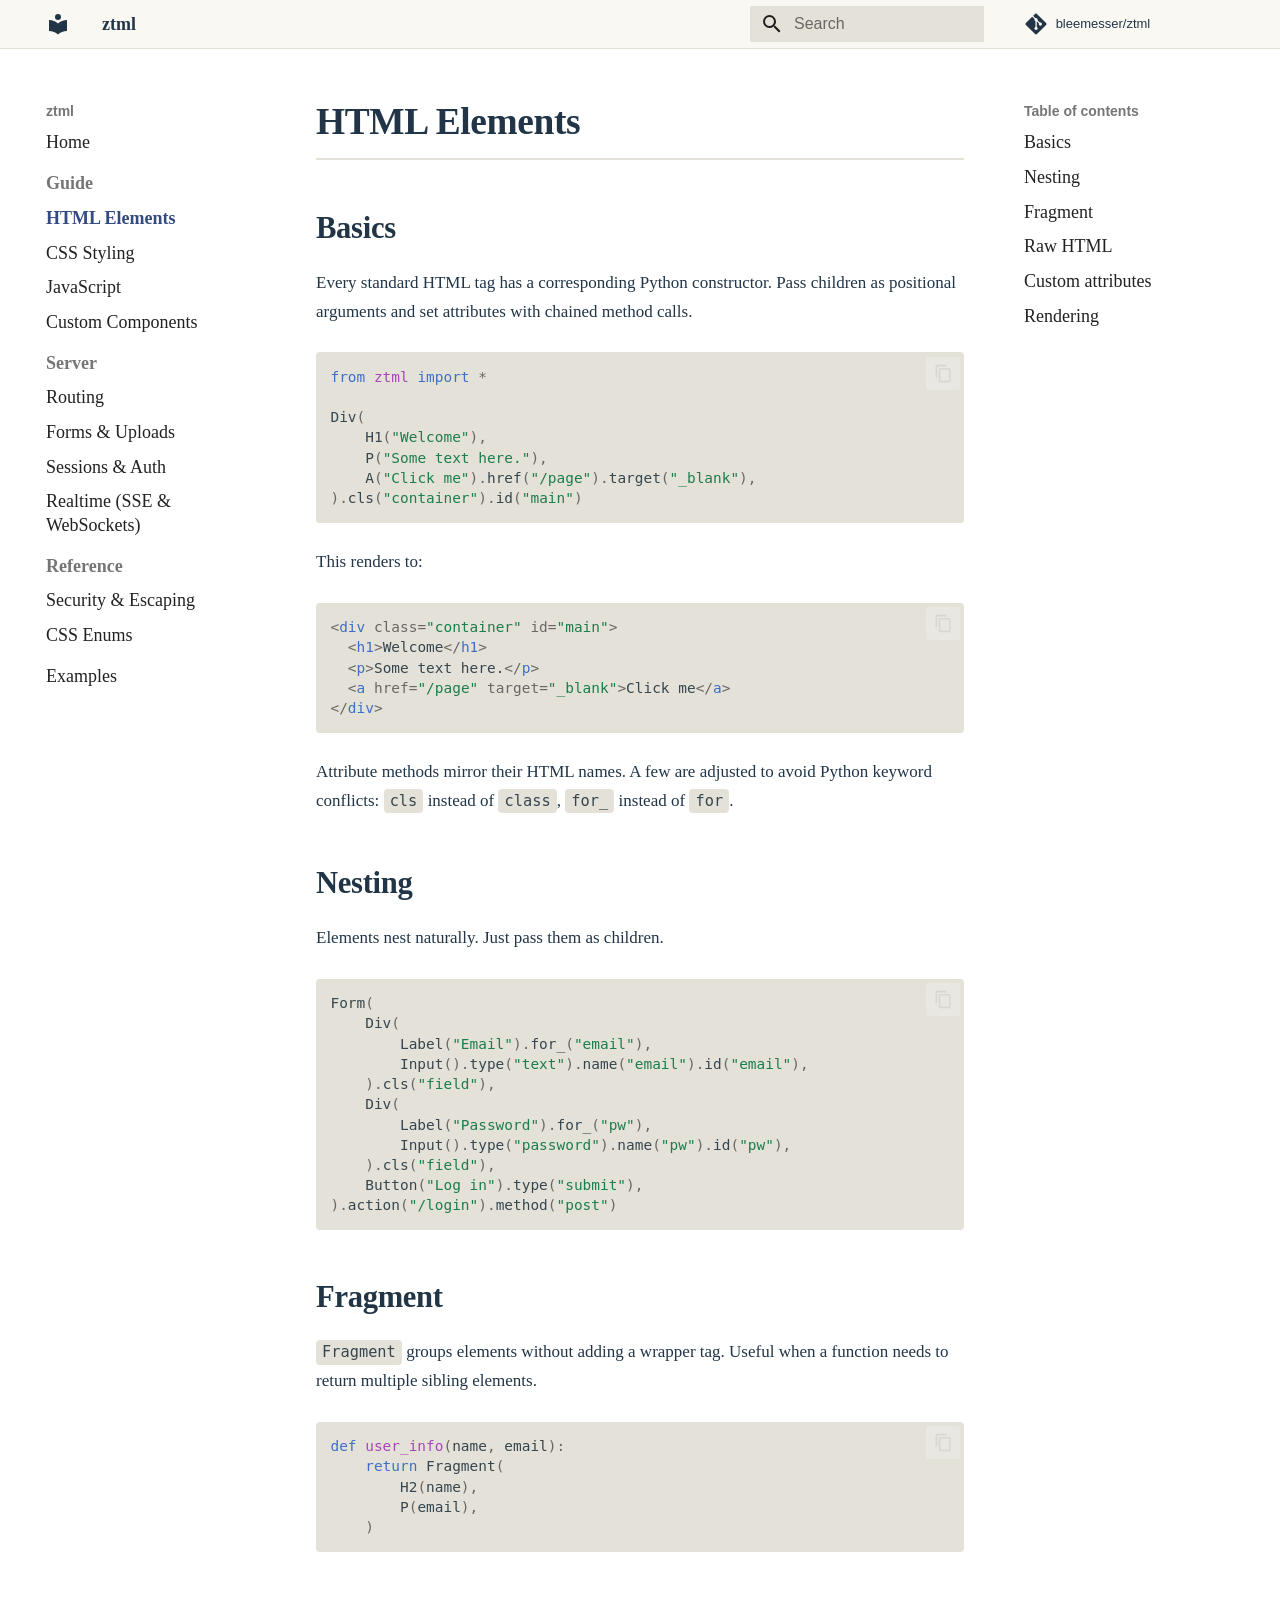
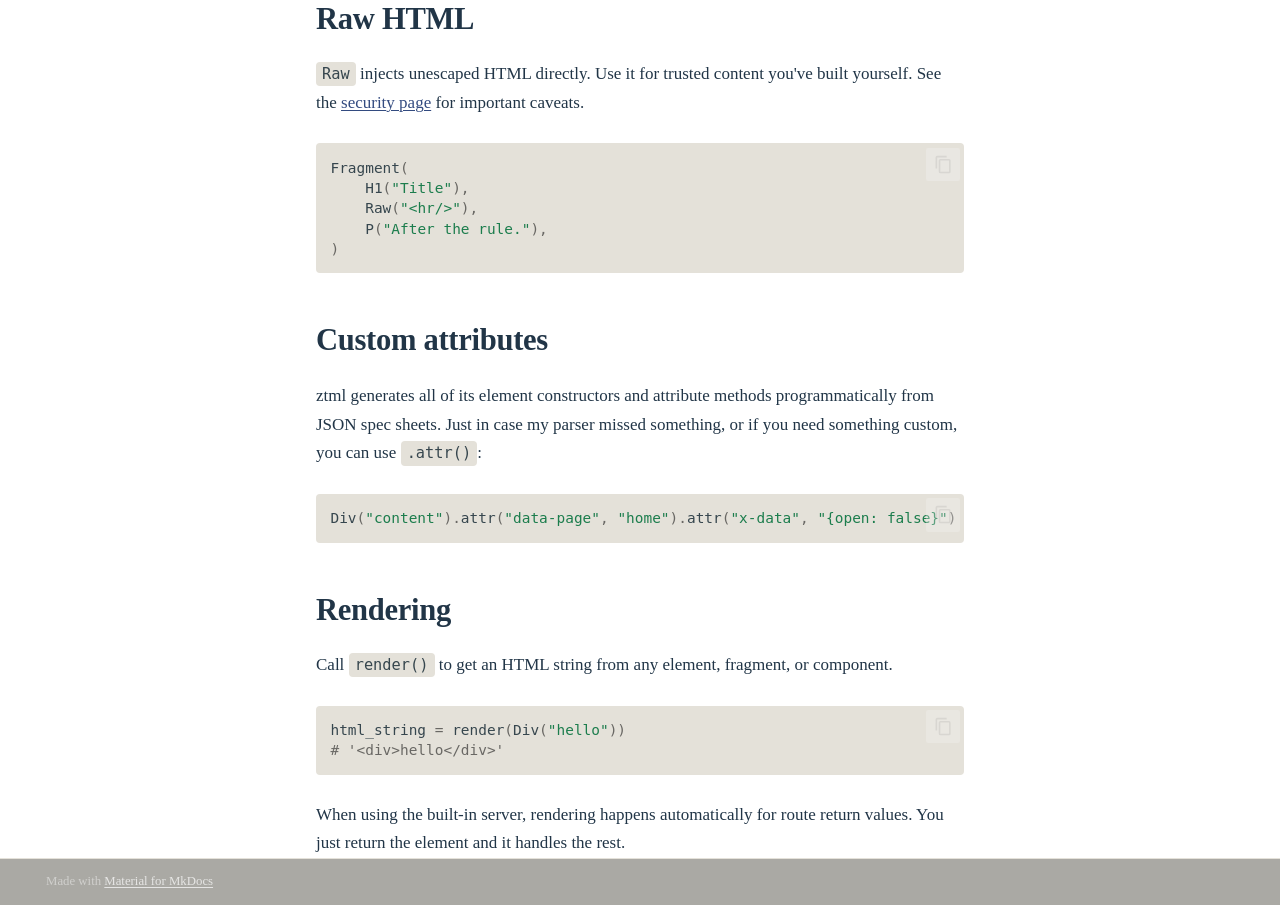
<file: guide/html/index.html>
<!doctype html>
<html lang="en" class="no-js">
  <head>
    
      <meta charset="utf-8">
      <meta name="viewport" content="width=device-width,initial-scale=1">
      
        <meta name="description" content="A Rust-backed framework for building websites in pure Python">
      
      
      
        <link rel="canonical" href="https://bleemesser.github.io/ztml/guide/html/">
      
      
        <link rel="prev" href="../..">
      
      
        <link rel="next" href="../css/">
      
      
        
      
      
      <link rel="icon" href="../../assets/images/favicon.png">
      <meta name="generator" content="mkdocs-1.6.1, mkdocs-material-9.7.6">
    
    
      
        <title>HTML Elements - ztml</title>
      
    
    
      <link rel="stylesheet" href="../../assets/stylesheets/main.484c7ddc.min.css">
      
        
        <link rel="stylesheet" href="../../assets/stylesheets/palette.ab4e12ef.min.css">
      
      


    
    
      
    
    
      
    
    
      <link rel="stylesheet" href="../../stylesheets/extra.css">
    
    <script>__md_scope=new URL("../..",location),__md_hash=e=>[...e].reduce(((e,_)=>(e<<5)-e+_.charCodeAt(0)),0),__md_get=(e,_=localStorage,t=__md_scope)=>JSON.parse(_.getItem(t.pathname+"."+e)),__md_set=(e,_,t=localStorage,a=__md_scope)=>{try{t.setItem(a.pathname+"."+e,JSON.stringify(_))}catch(e){}}</script>
    
      

    
    
  </head>
  
  
    
    
    
    
    
    <body dir="ltr" data-md-color-scheme="default" data-md-color-primary="white" data-md-color-accent="deep-orange">
  
    
    <input class="md-toggle" data-md-toggle="drawer" type="checkbox" id="__drawer" autocomplete="off">
    <input class="md-toggle" data-md-toggle="search" type="checkbox" id="__search" autocomplete="off">
    <label class="md-overlay" for="__drawer"></label>
    <div data-md-component="skip">
      
        
        <a href="#html-elements" class="md-skip">
          Skip to content
        </a>
      
    </div>
    <div data-md-component="announce">
      
    </div>
    
    
      

  

<header class="md-header md-header--shadow" data-md-component="header">
  <nav class="md-header__inner md-grid" aria-label="Header">
    <a href="../.." title="ztml" class="md-header__button md-logo" aria-label="ztml" data-md-component="logo">
      
  
  <svg xmlns="http://www.w3.org/2000/svg" viewBox="0 0 24 24"><path d="M12 8a3 3 0 0 0 3-3 3 3 0 0 0-3-3 3 3 0 0 0-3 3 3 3 0 0 0 3 3m0 3.54C9.64 9.35 6.5 8 3 8v11c3.5 0 6.64 1.35 9 3.54 2.36-2.19 5.5-3.54 9-3.54V8c-3.5 0-6.64 1.35-9 3.54"/></svg>

    </a>
    <label class="md-header__button md-icon" for="__drawer">
      
      <svg xmlns="http://www.w3.org/2000/svg" viewBox="0 0 24 24"><path d="M3 6h18v2H3zm0 5h18v2H3zm0 5h18v2H3z"/></svg>
    </label>
    <div class="md-header__title" data-md-component="header-title">
      <div class="md-header__ellipsis">
        <div class="md-header__topic">
          <span class="md-ellipsis">
            ztml
          </span>
        </div>
        <div class="md-header__topic" data-md-component="header-topic">
          <span class="md-ellipsis">
            
              HTML Elements
            
          </span>
        </div>
      </div>
    </div>
    
      
    
    
    
    
      
      
        <label class="md-header__button md-icon" for="__search">
          
          <svg xmlns="http://www.w3.org/2000/svg" viewBox="0 0 24 24"><path d="M9.5 3A6.5 6.5 0 0 1 16 9.5c0 1.61-.59 3.09-1.56 4.23l.27.27h.79l5 5-1.5 1.5-5-5v-.79l-.27-.27A6.52 6.52 0 0 1 9.5 16 6.5 6.5 0 0 1 3 9.5 6.5 6.5 0 0 1 9.5 3m0 2C7 5 5 7 5 9.5S7 14 9.5 14 14 12 14 9.5 12 5 9.5 5"/></svg>
        </label>
        <div class="md-search" data-md-component="search" role="dialog">
  <label class="md-search__overlay" for="__search"></label>
  <div class="md-search__inner" role="search">
    <form class="md-search__form" name="search">
      <input type="text" class="md-search__input" name="query" aria-label="Search" placeholder="Search" autocapitalize="off" autocorrect="off" autocomplete="off" spellcheck="false" data-md-component="search-query" required>
      <label class="md-search__icon md-icon" for="__search">
        
        <svg xmlns="http://www.w3.org/2000/svg" viewBox="0 0 24 24"><path d="M9.5 3A6.5 6.5 0 0 1 16 9.5c0 1.61-.59 3.09-1.56 4.23l.27.27h.79l5 5-1.5 1.5-5-5v-.79l-.27-.27A6.52 6.52 0 0 1 9.5 16 6.5 6.5 0 0 1 3 9.5 6.5 6.5 0 0 1 9.5 3m0 2C7 5 5 7 5 9.5S7 14 9.5 14 14 12 14 9.5 12 5 9.5 5"/></svg>
        
        <svg xmlns="http://www.w3.org/2000/svg" viewBox="0 0 24 24"><path d="M20 11v2H8l5.5 5.5-1.42 1.42L4.16 12l7.92-7.92L13.5 5.5 8 11z"/></svg>
      </label>
      <nav class="md-search__options" aria-label="Search">
        
        <button type="reset" class="md-search__icon md-icon" title="Clear" aria-label="Clear" tabindex="-1">
          
          <svg xmlns="http://www.w3.org/2000/svg" viewBox="0 0 24 24"><path d="M19 6.41 17.59 5 12 10.59 6.41 5 5 6.41 10.59 12 5 17.59 6.41 19 12 13.41 17.59 19 19 17.59 13.41 12z"/></svg>
        </button>
      </nav>
      
    </form>
    <div class="md-search__output">
      <div class="md-search__scrollwrap" tabindex="0" data-md-scrollfix>
        <div class="md-search-result" data-md-component="search-result">
          <div class="md-search-result__meta">
            Initializing search
          </div>
          <ol class="md-search-result__list" role="presentation"></ol>
        </div>
      </div>
    </div>
  </div>
</div>
      
    
    
      <div class="md-header__source">
        <a href="https://github.com/bleemesser/ztml" title="Go to repository" class="md-source" data-md-component="source">
  <div class="md-source__icon md-icon">
    
    <svg xmlns="http://www.w3.org/2000/svg" viewBox="0 0 448 512"><!--! Font Awesome Free 7.1.0 by @fontawesome - https://fontawesome.com License - https://fontawesome.com/license/free (Icons: CC BY 4.0, Fonts: SIL OFL 1.1, Code: MIT License) Copyright 2025 Fonticons, Inc.--><path d="M439.6 236.1 244 40.5c-5.4-5.5-12.8-8.5-20.4-8.5s-15 3-20.4 8.4L162.5 81l51.5 51.5c27.1-9.1 52.7 16.8 43.4 43.7l49.7 49.7c34.2-11.8 61.2 31 35.5 56.7-26.5 26.5-70.2-2.9-56-37.3L240.3 199v121.9c25.3 12.5 22.3 41.8 9.1 55-6.4 6.4-15.2 10.1-24.3 10.1s-17.8-3.6-24.3-10.1c-17.6-17.6-11.1-46.9 11.2-56v-123c-20.8-8.5-24.6-30.7-18.6-45L142.6 101 8.5 235.1C3 240.6 0 247.9 0 255.5s3 15 8.5 20.4l195.6 195.7c5.4 5.4 12.7 8.4 20.4 8.4s15-3 20.4-8.4l194.7-194.7c5.4-5.4 8.4-12.8 8.4-20.4s-3-15-8.4-20.4"/></svg>
  </div>
  <div class="md-source__repository">
    bleemesser/ztml
  </div>
</a>
      </div>
    
  </nav>
  
</header>
    
    <div class="md-container" data-md-component="container">
      
      
        
          
        
      
      <main class="md-main" data-md-component="main">
        <div class="md-main__inner md-grid">
          
            
              
              <div class="md-sidebar md-sidebar--primary" data-md-component="sidebar" data-md-type="navigation" >
                <div class="md-sidebar__scrollwrap">
                  <div class="md-sidebar__inner">
                    



<nav class="md-nav md-nav--primary" aria-label="Navigation" data-md-level="0">
  <label class="md-nav__title" for="__drawer">
    <a href="../.." title="ztml" class="md-nav__button md-logo" aria-label="ztml" data-md-component="logo">
      
  
  <svg xmlns="http://www.w3.org/2000/svg" viewBox="0 0 24 24"><path d="M12 8a3 3 0 0 0 3-3 3 3 0 0 0-3-3 3 3 0 0 0-3 3 3 3 0 0 0 3 3m0 3.54C9.64 9.35 6.5 8 3 8v11c3.5 0 6.64 1.35 9 3.54 2.36-2.19 5.5-3.54 9-3.54V8c-3.5 0-6.64 1.35-9 3.54"/></svg>

    </a>
    ztml
  </label>
  
    <div class="md-nav__source">
      <a href="https://github.com/bleemesser/ztml" title="Go to repository" class="md-source" data-md-component="source">
  <div class="md-source__icon md-icon">
    
    <svg xmlns="http://www.w3.org/2000/svg" viewBox="0 0 448 512"><!--! Font Awesome Free 7.1.0 by @fontawesome - https://fontawesome.com License - https://fontawesome.com/license/free (Icons: CC BY 4.0, Fonts: SIL OFL 1.1, Code: MIT License) Copyright 2025 Fonticons, Inc.--><path d="M439.6 236.1 244 40.5c-5.4-5.5-12.8-8.5-20.4-8.5s-15 3-20.4 8.4L162.5 81l51.5 51.5c27.1-9.1 52.7 16.8 43.4 43.7l49.7 49.7c34.2-11.8 61.2 31 35.5 56.7-26.5 26.5-70.2-2.9-56-37.3L240.3 199v121.9c25.3 12.5 22.3 41.8 9.1 55-6.4 6.4-15.2 10.1-24.3 10.1s-17.8-3.6-24.3-10.1c-17.6-17.6-11.1-46.9 11.2-56v-123c-20.8-8.5-24.6-30.7-18.6-45L142.6 101 8.5 235.1C3 240.6 0 247.9 0 255.5s3 15 8.5 20.4l195.6 195.7c5.4 5.4 12.7 8.4 20.4 8.4s15-3 20.4-8.4l194.7-194.7c5.4-5.4 8.4-12.8 8.4-20.4s-3-15-8.4-20.4"/></svg>
  </div>
  <div class="md-source__repository">
    bleemesser/ztml
  </div>
</a>
    </div>
  
  <ul class="md-nav__list" data-md-scrollfix>
    
      
      
  
  
  
  
    <li class="md-nav__item">
      <a href="../.." class="md-nav__link">
        
  
  
  <span class="md-ellipsis">
    
  
    Home
  

    
  </span>
  
  

      </a>
    </li>
  

    
      
      
  
  
    
  
  
  
    
    
    
    
      
        
        
      
    
    
    <li class="md-nav__item md-nav__item--active md-nav__item--section md-nav__item--nested">
      
        
        
        <input class="md-nav__toggle md-toggle " type="checkbox" id="__nav_2" checked>
        
          
          <label class="md-nav__link" for="__nav_2" id="__nav_2_label" tabindex="">
            
  
  
  <span class="md-ellipsis">
    
  
    Guide
  

    
  </span>
  
  

            <span class="md-nav__icon md-icon"></span>
          </label>
        
        <nav class="md-nav" data-md-level="1" aria-labelledby="__nav_2_label" aria-expanded="true">
          <label class="md-nav__title" for="__nav_2">
            <span class="md-nav__icon md-icon"></span>
            
  
    Guide
  

          </label>
          <ul class="md-nav__list" data-md-scrollfix>
            
              
                
  
  
    
  
  
  
    <li class="md-nav__item md-nav__item--active">
      
      <input class="md-nav__toggle md-toggle" type="checkbox" id="__toc">
      
      
        
      
      
        <label class="md-nav__link md-nav__link--active" for="__toc">
          
  
  
  <span class="md-ellipsis">
    
  
    HTML Elements
  

    
  </span>
  
  

          <span class="md-nav__icon md-icon"></span>
        </label>
      
      <a href="./" class="md-nav__link md-nav__link--active">
        
  
  
  <span class="md-ellipsis">
    
  
    HTML Elements
  

    
  </span>
  
  

      </a>
      
        

<nav class="md-nav md-nav--secondary" aria-label="Table of contents">
  
  
  
    
  
  
    <label class="md-nav__title" for="__toc">
      <span class="md-nav__icon md-icon"></span>
      Table of contents
    </label>
    <ul class="md-nav__list" data-md-component="toc" data-md-scrollfix>
      
        <li class="md-nav__item">
  <a href="#basics" class="md-nav__link">
    <span class="md-ellipsis">
      
        Basics
      
    </span>
  </a>
  
</li>
      
        <li class="md-nav__item">
  <a href="#nesting" class="md-nav__link">
    <span class="md-ellipsis">
      
        Nesting
      
    </span>
  </a>
  
</li>
      
        <li class="md-nav__item">
  <a href="#fragment" class="md-nav__link">
    <span class="md-ellipsis">
      
        Fragment
      
    </span>
  </a>
  
</li>
      
        <li class="md-nav__item">
  <a href="#raw-html" class="md-nav__link">
    <span class="md-ellipsis">
      
        Raw HTML
      
    </span>
  </a>
  
</li>
      
        <li class="md-nav__item">
  <a href="#custom-attributes" class="md-nav__link">
    <span class="md-ellipsis">
      
        Custom attributes
      
    </span>
  </a>
  
</li>
      
        <li class="md-nav__item">
  <a href="#rendering" class="md-nav__link">
    <span class="md-ellipsis">
      
        Rendering
      
    </span>
  </a>
  
</li>
      
    </ul>
  
</nav>
      
    </li>
  

              
            
              
                
  
  
  
  
    <li class="md-nav__item">
      <a href="../css/" class="md-nav__link">
        
  
  
  <span class="md-ellipsis">
    
  
    CSS Styling
  

    
  </span>
  
  

      </a>
    </li>
  

              
            
              
                
  
  
  
  
    <li class="md-nav__item">
      <a href="../js/" class="md-nav__link">
        
  
  
  <span class="md-ellipsis">
    
  
    JavaScript
  

    
  </span>
  
  

      </a>
    </li>
  

              
            
              
                
  
  
  
  
    <li class="md-nav__item">
      <a href="../components/" class="md-nav__link">
        
  
  
  <span class="md-ellipsis">
    
  
    Custom Components
  

    
  </span>
  
  

      </a>
    </li>
  

              
            
          </ul>
        </nav>
      
    </li>
  

    
      
      
  
  
  
  
    
    
    
    
      
        
        
      
    
    
    <li class="md-nav__item md-nav__item--section md-nav__item--nested">
      
        
        
          
        
        <input class="md-nav__toggle md-toggle md-toggle--indeterminate" type="checkbox" id="__nav_3" >
        
          
          <label class="md-nav__link" for="__nav_3" id="__nav_3_label" tabindex="">
            
  
  
  <span class="md-ellipsis">
    
  
    Server
  

    
  </span>
  
  

            <span class="md-nav__icon md-icon"></span>
          </label>
        
        <nav class="md-nav" data-md-level="1" aria-labelledby="__nav_3_label" aria-expanded="false">
          <label class="md-nav__title" for="__nav_3">
            <span class="md-nav__icon md-icon"></span>
            
  
    Server
  

          </label>
          <ul class="md-nav__list" data-md-scrollfix>
            
              
                
  
  
  
  
    <li class="md-nav__item">
      <a href="../../server/routing/" class="md-nav__link">
        
  
  
  <span class="md-ellipsis">
    
  
    Routing
  

    
  </span>
  
  

      </a>
    </li>
  

              
            
              
                
  
  
  
  
    <li class="md-nav__item">
      <a href="../../server/forms/" class="md-nav__link">
        
  
  
  <span class="md-ellipsis">
    
  
    Forms & Uploads
  

    
  </span>
  
  

      </a>
    </li>
  

              
            
              
                
  
  
  
  
    <li class="md-nav__item">
      <a href="../../server/sessions/" class="md-nav__link">
        
  
  
  <span class="md-ellipsis">
    
  
    Sessions & Auth
  

    
  </span>
  
  

      </a>
    </li>
  

              
            
              
                
  
  
  
  
    <li class="md-nav__item">
      <a href="../../server/realtime/" class="md-nav__link">
        
  
  
  <span class="md-ellipsis">
    
  
    Realtime (SSE & WebSockets)
  

    
  </span>
  
  

      </a>
    </li>
  

              
            
          </ul>
        </nav>
      
    </li>
  

    
      
      
  
  
  
  
    
    
    
    
      
        
        
      
    
    
    <li class="md-nav__item md-nav__item--section md-nav__item--nested">
      
        
        
          
        
        <input class="md-nav__toggle md-toggle md-toggle--indeterminate" type="checkbox" id="__nav_4" >
        
          
          <label class="md-nav__link" for="__nav_4" id="__nav_4_label" tabindex="">
            
  
  
  <span class="md-ellipsis">
    
  
    Reference
  

    
  </span>
  
  

            <span class="md-nav__icon md-icon"></span>
          </label>
        
        <nav class="md-nav" data-md-level="1" aria-labelledby="__nav_4_label" aria-expanded="false">
          <label class="md-nav__title" for="__nav_4">
            <span class="md-nav__icon md-icon"></span>
            
  
    Reference
  

          </label>
          <ul class="md-nav__list" data-md-scrollfix>
            
              
                
  
  
  
  
    <li class="md-nav__item">
      <a href="../../reference/security/" class="md-nav__link">
        
  
  
  <span class="md-ellipsis">
    
  
    Security & Escaping
  

    
  </span>
  
  

      </a>
    </li>
  

              
            
              
                
  
  
  
  
    <li class="md-nav__item">
      <a href="../../reference/enums/" class="md-nav__link">
        
  
  
  <span class="md-ellipsis">
    
  
    CSS Enums
  

    
  </span>
  
  

      </a>
    </li>
  

              
            
          </ul>
        </nav>
      
    </li>
  

    
      
      
  
  
  
  
    <li class="md-nav__item">
      <a href="../../examples/" class="md-nav__link">
        
  
  
  <span class="md-ellipsis">
    
  
    Examples
  

    
  </span>
  
  

      </a>
    </li>
  

    
  </ul>
</nav>
                  </div>
                </div>
              </div>
            
            
              
              <div class="md-sidebar md-sidebar--secondary" data-md-component="sidebar" data-md-type="toc" >
                <div class="md-sidebar__scrollwrap">
                  <div class="md-sidebar__inner">
                    

<nav class="md-nav md-nav--secondary" aria-label="Table of contents">
  
  
  
    
  
  
    <label class="md-nav__title" for="__toc">
      <span class="md-nav__icon md-icon"></span>
      Table of contents
    </label>
    <ul class="md-nav__list" data-md-component="toc" data-md-scrollfix>
      
        <li class="md-nav__item">
  <a href="#basics" class="md-nav__link">
    <span class="md-ellipsis">
      
        Basics
      
    </span>
  </a>
  
</li>
      
        <li class="md-nav__item">
  <a href="#nesting" class="md-nav__link">
    <span class="md-ellipsis">
      
        Nesting
      
    </span>
  </a>
  
</li>
      
        <li class="md-nav__item">
  <a href="#fragment" class="md-nav__link">
    <span class="md-ellipsis">
      
        Fragment
      
    </span>
  </a>
  
</li>
      
        <li class="md-nav__item">
  <a href="#raw-html" class="md-nav__link">
    <span class="md-ellipsis">
      
        Raw HTML
      
    </span>
  </a>
  
</li>
      
        <li class="md-nav__item">
  <a href="#custom-attributes" class="md-nav__link">
    <span class="md-ellipsis">
      
        Custom attributes
      
    </span>
  </a>
  
</li>
      
        <li class="md-nav__item">
  <a href="#rendering" class="md-nav__link">
    <span class="md-ellipsis">
      
        Rendering
      
    </span>
  </a>
  
</li>
      
    </ul>
  
</nav>
                  </div>
                </div>
              </div>
            
          
          
            <div class="md-content" data-md-component="content">
              
              <article class="md-content__inner md-typeset">
                
                  


  
  


<h1 id="html-elements">HTML Elements<a class="headerlink" href="#html-elements" title="Permanent link">&para;</a></h1>
<h2 id="basics">Basics<a class="headerlink" href="#basics" title="Permanent link">&para;</a></h2>
<p>Every standard HTML tag has a corresponding Python constructor. Pass children as positional arguments and set attributes with chained method calls.</p>
<div class="highlight"><pre><span></span><code><a id="__codelineno-0-1" name="__codelineno-0-1" href="#__codelineno-0-1"></a><span class="kn">from</span><span class="w"> </span><span class="nn">ztml</span><span class="w"> </span><span class="kn">import</span> <span class="o">*</span>
<a id="__codelineno-0-2" name="__codelineno-0-2" href="#__codelineno-0-2"></a>
<a id="__codelineno-0-3" name="__codelineno-0-3" href="#__codelineno-0-3"></a><span class="n">Div</span><span class="p">(</span>
<a id="__codelineno-0-4" name="__codelineno-0-4" href="#__codelineno-0-4"></a>    <span class="n">H1</span><span class="p">(</span><span class="s2">&quot;Welcome&quot;</span><span class="p">),</span>
<a id="__codelineno-0-5" name="__codelineno-0-5" href="#__codelineno-0-5"></a>    <span class="n">P</span><span class="p">(</span><span class="s2">&quot;Some text here.&quot;</span><span class="p">),</span>
<a id="__codelineno-0-6" name="__codelineno-0-6" href="#__codelineno-0-6"></a>    <span class="n">A</span><span class="p">(</span><span class="s2">&quot;Click me&quot;</span><span class="p">)</span><span class="o">.</span><span class="n">href</span><span class="p">(</span><span class="s2">&quot;/page&quot;</span><span class="p">)</span><span class="o">.</span><span class="n">target</span><span class="p">(</span><span class="s2">&quot;_blank&quot;</span><span class="p">),</span>
<a id="__codelineno-0-7" name="__codelineno-0-7" href="#__codelineno-0-7"></a><span class="p">)</span><span class="o">.</span><span class="n">cls</span><span class="p">(</span><span class="s2">&quot;container&quot;</span><span class="p">)</span><span class="o">.</span><span class="n">id</span><span class="p">(</span><span class="s2">&quot;main&quot;</span><span class="p">)</span>
</code></pre></div>
<p>This renders to:</p>
<div class="highlight"><pre><span></span><code><a id="__codelineno-1-1" name="__codelineno-1-1" href="#__codelineno-1-1"></a><span class="p">&lt;</span><span class="nt">div</span> <span class="na">class</span><span class="o">=</span><span class="s">&quot;container&quot;</span> <span class="na">id</span><span class="o">=</span><span class="s">&quot;main&quot;</span><span class="p">&gt;</span>
<a id="__codelineno-1-2" name="__codelineno-1-2" href="#__codelineno-1-2"></a>  <span class="p">&lt;</span><span class="nt">h1</span><span class="p">&gt;</span>Welcome<span class="p">&lt;/</span><span class="nt">h1</span><span class="p">&gt;</span>
<a id="__codelineno-1-3" name="__codelineno-1-3" href="#__codelineno-1-3"></a>  <span class="p">&lt;</span><span class="nt">p</span><span class="p">&gt;</span>Some text here.<span class="p">&lt;/</span><span class="nt">p</span><span class="p">&gt;</span>
<a id="__codelineno-1-4" name="__codelineno-1-4" href="#__codelineno-1-4"></a>  <span class="p">&lt;</span><span class="nt">a</span> <span class="na">href</span><span class="o">=</span><span class="s">&quot;/page&quot;</span> <span class="na">target</span><span class="o">=</span><span class="s">&quot;_blank&quot;</span><span class="p">&gt;</span>Click me<span class="p">&lt;/</span><span class="nt">a</span><span class="p">&gt;</span>
<a id="__codelineno-1-5" name="__codelineno-1-5" href="#__codelineno-1-5"></a><span class="p">&lt;/</span><span class="nt">div</span><span class="p">&gt;</span>
</code></pre></div>
<p>Attribute methods mirror their HTML names. A few are adjusted to avoid Python keyword conflicts: <code>cls</code> instead of <code>class</code>, <code>for_</code> instead of <code>for</code>.</p>
<h2 id="nesting">Nesting<a class="headerlink" href="#nesting" title="Permanent link">&para;</a></h2>
<p>Elements nest naturally. Just pass them as children.</p>
<div class="highlight"><pre><span></span><code><a id="__codelineno-2-1" name="__codelineno-2-1" href="#__codelineno-2-1"></a><span class="n">Form</span><span class="p">(</span>
<a id="__codelineno-2-2" name="__codelineno-2-2" href="#__codelineno-2-2"></a>    <span class="n">Div</span><span class="p">(</span>
<a id="__codelineno-2-3" name="__codelineno-2-3" href="#__codelineno-2-3"></a>        <span class="n">Label</span><span class="p">(</span><span class="s2">&quot;Email&quot;</span><span class="p">)</span><span class="o">.</span><span class="n">for_</span><span class="p">(</span><span class="s2">&quot;email&quot;</span><span class="p">),</span>
<a id="__codelineno-2-4" name="__codelineno-2-4" href="#__codelineno-2-4"></a>        <span class="n">Input</span><span class="p">()</span><span class="o">.</span><span class="n">type</span><span class="p">(</span><span class="s2">&quot;text&quot;</span><span class="p">)</span><span class="o">.</span><span class="n">name</span><span class="p">(</span><span class="s2">&quot;email&quot;</span><span class="p">)</span><span class="o">.</span><span class="n">id</span><span class="p">(</span><span class="s2">&quot;email&quot;</span><span class="p">),</span>
<a id="__codelineno-2-5" name="__codelineno-2-5" href="#__codelineno-2-5"></a>    <span class="p">)</span><span class="o">.</span><span class="n">cls</span><span class="p">(</span><span class="s2">&quot;field&quot;</span><span class="p">),</span>
<a id="__codelineno-2-6" name="__codelineno-2-6" href="#__codelineno-2-6"></a>    <span class="n">Div</span><span class="p">(</span>
<a id="__codelineno-2-7" name="__codelineno-2-7" href="#__codelineno-2-7"></a>        <span class="n">Label</span><span class="p">(</span><span class="s2">&quot;Password&quot;</span><span class="p">)</span><span class="o">.</span><span class="n">for_</span><span class="p">(</span><span class="s2">&quot;pw&quot;</span><span class="p">),</span>
<a id="__codelineno-2-8" name="__codelineno-2-8" href="#__codelineno-2-8"></a>        <span class="n">Input</span><span class="p">()</span><span class="o">.</span><span class="n">type</span><span class="p">(</span><span class="s2">&quot;password&quot;</span><span class="p">)</span><span class="o">.</span><span class="n">name</span><span class="p">(</span><span class="s2">&quot;pw&quot;</span><span class="p">)</span><span class="o">.</span><span class="n">id</span><span class="p">(</span><span class="s2">&quot;pw&quot;</span><span class="p">),</span>
<a id="__codelineno-2-9" name="__codelineno-2-9" href="#__codelineno-2-9"></a>    <span class="p">)</span><span class="o">.</span><span class="n">cls</span><span class="p">(</span><span class="s2">&quot;field&quot;</span><span class="p">),</span>
<a id="__codelineno-2-10" name="__codelineno-2-10" href="#__codelineno-2-10"></a>    <span class="n">Button</span><span class="p">(</span><span class="s2">&quot;Log in&quot;</span><span class="p">)</span><span class="o">.</span><span class="n">type</span><span class="p">(</span><span class="s2">&quot;submit&quot;</span><span class="p">),</span>
<a id="__codelineno-2-11" name="__codelineno-2-11" href="#__codelineno-2-11"></a><span class="p">)</span><span class="o">.</span><span class="n">action</span><span class="p">(</span><span class="s2">&quot;/login&quot;</span><span class="p">)</span><span class="o">.</span><span class="n">method</span><span class="p">(</span><span class="s2">&quot;post&quot;</span><span class="p">)</span>
</code></pre></div>
<h2 id="fragment">Fragment<a class="headerlink" href="#fragment" title="Permanent link">&para;</a></h2>
<p><code>Fragment</code> groups elements without adding a wrapper tag. Useful when a function needs to return multiple sibling elements.</p>
<div class="highlight"><pre><span></span><code><a id="__codelineno-3-1" name="__codelineno-3-1" href="#__codelineno-3-1"></a><span class="k">def</span><span class="w"> </span><span class="nf">user_info</span><span class="p">(</span><span class="n">name</span><span class="p">,</span> <span class="n">email</span><span class="p">):</span>
<a id="__codelineno-3-2" name="__codelineno-3-2" href="#__codelineno-3-2"></a>    <span class="k">return</span> <span class="n">Fragment</span><span class="p">(</span>
<a id="__codelineno-3-3" name="__codelineno-3-3" href="#__codelineno-3-3"></a>        <span class="n">H2</span><span class="p">(</span><span class="n">name</span><span class="p">),</span>
<a id="__codelineno-3-4" name="__codelineno-3-4" href="#__codelineno-3-4"></a>        <span class="n">P</span><span class="p">(</span><span class="n">email</span><span class="p">),</span>
<a id="__codelineno-3-5" name="__codelineno-3-5" href="#__codelineno-3-5"></a>    <span class="p">)</span>
</code></pre></div>
<h2 id="raw-html">Raw HTML<a class="headerlink" href="#raw-html" title="Permanent link">&para;</a></h2>
<p><code>Raw</code> injects unescaped HTML directly. Use it for trusted content you've built yourself. See the <a href="../../reference/security/">security page</a> for important caveats.</p>
<div class="highlight"><pre><span></span><code><a id="__codelineno-4-1" name="__codelineno-4-1" href="#__codelineno-4-1"></a><span class="n">Fragment</span><span class="p">(</span>
<a id="__codelineno-4-2" name="__codelineno-4-2" href="#__codelineno-4-2"></a>    <span class="n">H1</span><span class="p">(</span><span class="s2">&quot;Title&quot;</span><span class="p">),</span>
<a id="__codelineno-4-3" name="__codelineno-4-3" href="#__codelineno-4-3"></a>    <span class="n">Raw</span><span class="p">(</span><span class="s2">&quot;&lt;hr/&gt;&quot;</span><span class="p">),</span>
<a id="__codelineno-4-4" name="__codelineno-4-4" href="#__codelineno-4-4"></a>    <span class="n">P</span><span class="p">(</span><span class="s2">&quot;After the rule.&quot;</span><span class="p">),</span>
<a id="__codelineno-4-5" name="__codelineno-4-5" href="#__codelineno-4-5"></a><span class="p">)</span>
</code></pre></div>
<h2 id="custom-attributes">Custom attributes<a class="headerlink" href="#custom-attributes" title="Permanent link">&para;</a></h2>
<p>ztml generates all of its element constructors and attribute methods programmatically from JSON spec sheets. Just in case my parser missed something, or if you need something custom, you can use <code>.attr()</code>:</p>
<div class="highlight"><pre><span></span><code><a id="__codelineno-5-1" name="__codelineno-5-1" href="#__codelineno-5-1"></a><span class="n">Div</span><span class="p">(</span><span class="s2">&quot;content&quot;</span><span class="p">)</span><span class="o">.</span><span class="n">attr</span><span class="p">(</span><span class="s2">&quot;data-page&quot;</span><span class="p">,</span> <span class="s2">&quot;home&quot;</span><span class="p">)</span><span class="o">.</span><span class="n">attr</span><span class="p">(</span><span class="s2">&quot;x-data&quot;</span><span class="p">,</span> <span class="s2">&quot;{open: false}&quot;</span><span class="p">)</span>
</code></pre></div>
<h2 id="rendering">Rendering<a class="headerlink" href="#rendering" title="Permanent link">&para;</a></h2>
<p>Call <code>render()</code> to get an HTML string from any element, fragment, or component.</p>
<div class="highlight"><pre><span></span><code><a id="__codelineno-6-1" name="__codelineno-6-1" href="#__codelineno-6-1"></a><span class="n">html_string</span> <span class="o">=</span> <span class="n">render</span><span class="p">(</span><span class="n">Div</span><span class="p">(</span><span class="s2">&quot;hello&quot;</span><span class="p">))</span>
<a id="__codelineno-6-2" name="__codelineno-6-2" href="#__codelineno-6-2"></a><span class="c1"># &#39;&lt;div&gt;hello&lt;/div&gt;&#39;</span>
</code></pre></div>
<p>When using the built-in server, rendering happens automatically for route return values. You just return the element and it handles the rest.</p>












                
              </article>
            </div>
          
          
<script>var target=document.getElementById(location.hash.slice(1));target&&target.name&&(target.checked=target.name.startsWith("__tabbed_"))</script>
        </div>
        
      </main>
      
        <footer class="md-footer">
  
  <div class="md-footer-meta md-typeset">
    <div class="md-footer-meta__inner md-grid">
      <div class="md-copyright">
  
  
    Made with
    <a href="https://squidfunk.github.io/mkdocs-material/" target="_blank" rel="noopener">
      Material for MkDocs
    </a>
  
</div>
      
    </div>
  </div>
</footer>
      
    </div>
    <div class="md-dialog" data-md-component="dialog">
      <div class="md-dialog__inner md-typeset"></div>
    </div>
    
    
    
      
      
      <script id="__config" type="application/json">{"annotate": null, "base": "../..", "features": ["navigation.sections", "navigation.expand", "content.code.copy", "search.highlight"], "search": "../../assets/javascripts/workers/search.2c215733.min.js", "tags": null, "translations": {"clipboard.copied": "Copied to clipboard", "clipboard.copy": "Copy to clipboard", "search.result.more.one": "1 more on this page", "search.result.more.other": "# more on this page", "search.result.none": "No matching documents", "search.result.one": "1 matching document", "search.result.other": "# matching documents", "search.result.placeholder": "Type to start searching", "search.result.term.missing": "Missing", "select.version": "Select version"}, "version": null}</script>
    
    
      <script src="../../assets/javascripts/bundle.79ae519e.min.js"></script>
      
    
  </body>
</html>
</file>
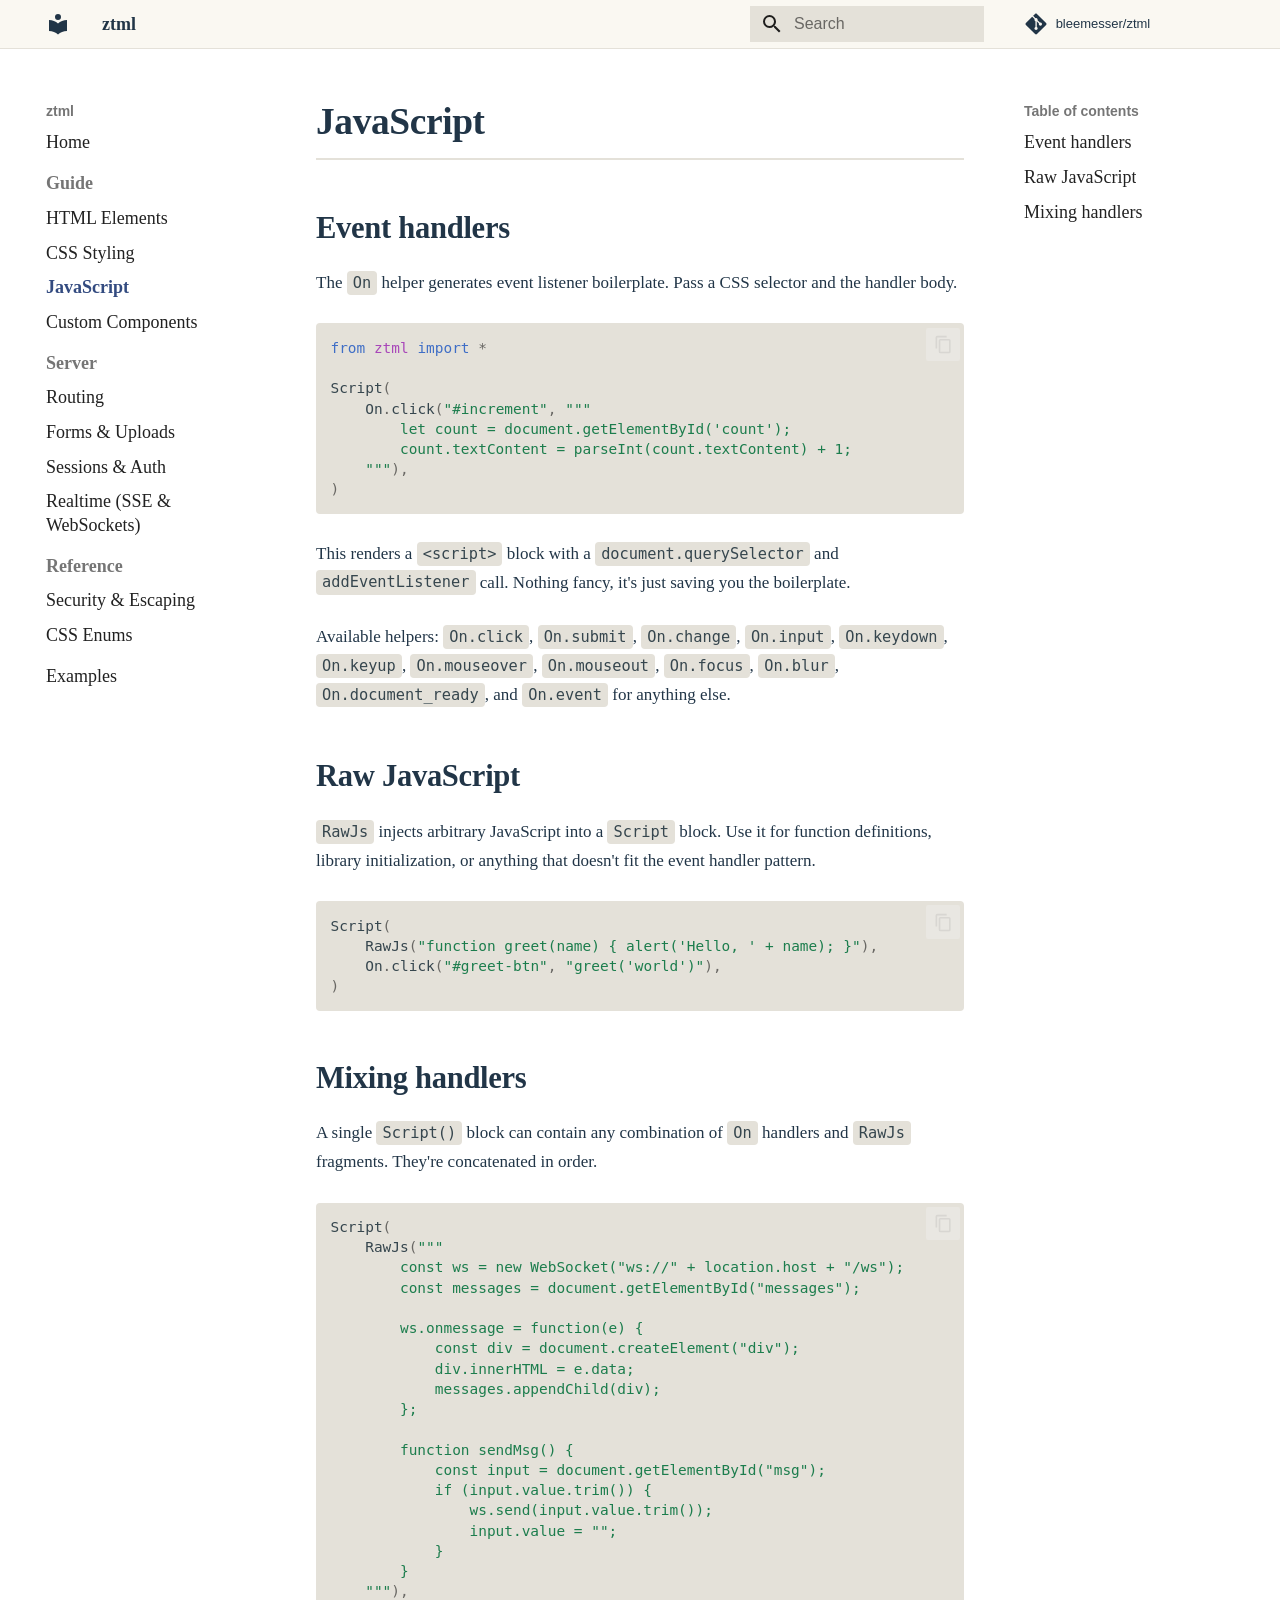
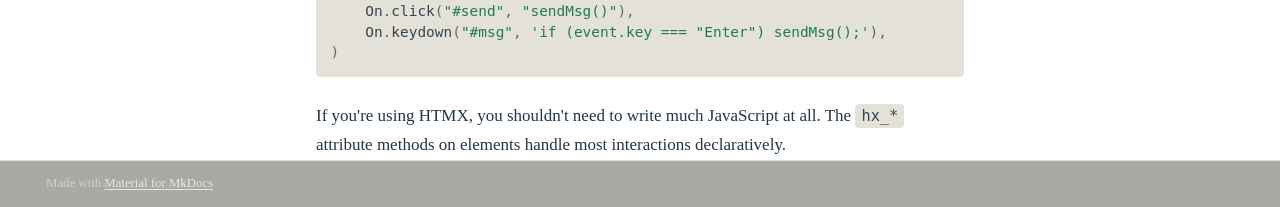
<file: guide/js/index.html>
<!doctype html>
<html lang="en" class="no-js">
  <head>
    
      <meta charset="utf-8">
      <meta name="viewport" content="width=device-width,initial-scale=1">
      
        <meta name="description" content="A Rust-backed framework for building websites in pure Python">
      
      
      
        <link rel="canonical" href="https://bleemesser.github.io/ztml/guide/js/">
      
      
        <link rel="prev" href="../css/">
      
      
        <link rel="next" href="../components/">
      
      
        
      
      
      <link rel="icon" href="../../assets/images/favicon.png">
      <meta name="generator" content="mkdocs-1.6.1, mkdocs-material-9.7.6">
    
    
      
        <title>JavaScript - ztml</title>
      
    
    
      <link rel="stylesheet" href="../../assets/stylesheets/main.484c7ddc.min.css">
      
        
        <link rel="stylesheet" href="../../assets/stylesheets/palette.ab4e12ef.min.css">
      
      


    
    
      
    
    
      
    
    
      <link rel="stylesheet" href="../../stylesheets/extra.css">
    
    <script>__md_scope=new URL("../..",location),__md_hash=e=>[...e].reduce(((e,_)=>(e<<5)-e+_.charCodeAt(0)),0),__md_get=(e,_=localStorage,t=__md_scope)=>JSON.parse(_.getItem(t.pathname+"."+e)),__md_set=(e,_,t=localStorage,a=__md_scope)=>{try{t.setItem(a.pathname+"."+e,JSON.stringify(_))}catch(e){}}</script>
    
      

    
    
  </head>
  
  
    
    
    
    
    
    <body dir="ltr" data-md-color-scheme="default" data-md-color-primary="white" data-md-color-accent="deep-orange">
  
    
    <input class="md-toggle" data-md-toggle="drawer" type="checkbox" id="__drawer" autocomplete="off">
    <input class="md-toggle" data-md-toggle="search" type="checkbox" id="__search" autocomplete="off">
    <label class="md-overlay" for="__drawer"></label>
    <div data-md-component="skip">
      
        
        <a href="#javascript" class="md-skip">
          Skip to content
        </a>
      
    </div>
    <div data-md-component="announce">
      
    </div>
    
    
      

  

<header class="md-header md-header--shadow" data-md-component="header">
  <nav class="md-header__inner md-grid" aria-label="Header">
    <a href="../.." title="ztml" class="md-header__button md-logo" aria-label="ztml" data-md-component="logo">
      
  
  <svg xmlns="http://www.w3.org/2000/svg" viewBox="0 0 24 24"><path d="M12 8a3 3 0 0 0 3-3 3 3 0 0 0-3-3 3 3 0 0 0-3 3 3 3 0 0 0 3 3m0 3.54C9.64 9.35 6.5 8 3 8v11c3.5 0 6.64 1.35 9 3.54 2.36-2.19 5.5-3.54 9-3.54V8c-3.5 0-6.64 1.35-9 3.54"/></svg>

    </a>
    <label class="md-header__button md-icon" for="__drawer">
      
      <svg xmlns="http://www.w3.org/2000/svg" viewBox="0 0 24 24"><path d="M3 6h18v2H3zm0 5h18v2H3zm0 5h18v2H3z"/></svg>
    </label>
    <div class="md-header__title" data-md-component="header-title">
      <div class="md-header__ellipsis">
        <div class="md-header__topic">
          <span class="md-ellipsis">
            ztml
          </span>
        </div>
        <div class="md-header__topic" data-md-component="header-topic">
          <span class="md-ellipsis">
            
              JavaScript
            
          </span>
        </div>
      </div>
    </div>
    
      
    
    
    
    
      
      
        <label class="md-header__button md-icon" for="__search">
          
          <svg xmlns="http://www.w3.org/2000/svg" viewBox="0 0 24 24"><path d="M9.5 3A6.5 6.5 0 0 1 16 9.5c0 1.61-.59 3.09-1.56 4.23l.27.27h.79l5 5-1.5 1.5-5-5v-.79l-.27-.27A6.52 6.52 0 0 1 9.5 16 6.5 6.5 0 0 1 3 9.5 6.5 6.5 0 0 1 9.5 3m0 2C7 5 5 7 5 9.5S7 14 9.5 14 14 12 14 9.5 12 5 9.5 5"/></svg>
        </label>
        <div class="md-search" data-md-component="search" role="dialog">
  <label class="md-search__overlay" for="__search"></label>
  <div class="md-search__inner" role="search">
    <form class="md-search__form" name="search">
      <input type="text" class="md-search__input" name="query" aria-label="Search" placeholder="Search" autocapitalize="off" autocorrect="off" autocomplete="off" spellcheck="false" data-md-component="search-query" required>
      <label class="md-search__icon md-icon" for="__search">
        
        <svg xmlns="http://www.w3.org/2000/svg" viewBox="0 0 24 24"><path d="M9.5 3A6.5 6.5 0 0 1 16 9.5c0 1.61-.59 3.09-1.56 4.23l.27.27h.79l5 5-1.5 1.5-5-5v-.79l-.27-.27A6.52 6.52 0 0 1 9.5 16 6.5 6.5 0 0 1 3 9.5 6.5 6.5 0 0 1 9.5 3m0 2C7 5 5 7 5 9.5S7 14 9.5 14 14 12 14 9.5 12 5 9.5 5"/></svg>
        
        <svg xmlns="http://www.w3.org/2000/svg" viewBox="0 0 24 24"><path d="M20 11v2H8l5.5 5.5-1.42 1.42L4.16 12l7.92-7.92L13.5 5.5 8 11z"/></svg>
      </label>
      <nav class="md-search__options" aria-label="Search">
        
        <button type="reset" class="md-search__icon md-icon" title="Clear" aria-label="Clear" tabindex="-1">
          
          <svg xmlns="http://www.w3.org/2000/svg" viewBox="0 0 24 24"><path d="M19 6.41 17.59 5 12 10.59 6.41 5 5 6.41 10.59 12 5 17.59 6.41 19 12 13.41 17.59 19 19 17.59 13.41 12z"/></svg>
        </button>
      </nav>
      
    </form>
    <div class="md-search__output">
      <div class="md-search__scrollwrap" tabindex="0" data-md-scrollfix>
        <div class="md-search-result" data-md-component="search-result">
          <div class="md-search-result__meta">
            Initializing search
          </div>
          <ol class="md-search-result__list" role="presentation"></ol>
        </div>
      </div>
    </div>
  </div>
</div>
      
    
    
      <div class="md-header__source">
        <a href="https://github.com/bleemesser/ztml" title="Go to repository" class="md-source" data-md-component="source">
  <div class="md-source__icon md-icon">
    
    <svg xmlns="http://www.w3.org/2000/svg" viewBox="0 0 448 512"><!--! Font Awesome Free 7.1.0 by @fontawesome - https://fontawesome.com License - https://fontawesome.com/license/free (Icons: CC BY 4.0, Fonts: SIL OFL 1.1, Code: MIT License) Copyright 2025 Fonticons, Inc.--><path d="M439.6 236.1 244 40.5c-5.4-5.5-12.8-8.5-20.4-8.5s-15 3-20.4 8.4L162.5 81l51.5 51.5c27.1-9.1 52.7 16.8 43.4 43.7l49.7 49.7c34.2-11.8 61.2 31 35.5 56.7-26.5 26.5-70.2-2.9-56-37.3L240.3 199v121.9c25.3 12.5 22.3 41.8 9.1 55-6.4 6.4-15.2 10.1-24.3 10.1s-17.8-3.6-24.3-10.1c-17.6-17.6-11.1-46.9 11.2-56v-123c-20.8-8.5-24.6-30.7-18.6-45L142.6 101 8.5 235.1C3 240.6 0 247.9 0 255.5s3 15 8.5 20.4l195.6 195.7c5.4 5.4 12.7 8.4 20.4 8.4s15-3 20.4-8.4l194.7-194.7c5.4-5.4 8.4-12.8 8.4-20.4s-3-15-8.4-20.4"/></svg>
  </div>
  <div class="md-source__repository">
    bleemesser/ztml
  </div>
</a>
      </div>
    
  </nav>
  
</header>
    
    <div class="md-container" data-md-component="container">
      
      
        
          
        
      
      <main class="md-main" data-md-component="main">
        <div class="md-main__inner md-grid">
          
            
              
              <div class="md-sidebar md-sidebar--primary" data-md-component="sidebar" data-md-type="navigation" >
                <div class="md-sidebar__scrollwrap">
                  <div class="md-sidebar__inner">
                    



<nav class="md-nav md-nav--primary" aria-label="Navigation" data-md-level="0">
  <label class="md-nav__title" for="__drawer">
    <a href="../.." title="ztml" class="md-nav__button md-logo" aria-label="ztml" data-md-component="logo">
      
  
  <svg xmlns="http://www.w3.org/2000/svg" viewBox="0 0 24 24"><path d="M12 8a3 3 0 0 0 3-3 3 3 0 0 0-3-3 3 3 0 0 0-3 3 3 3 0 0 0 3 3m0 3.54C9.64 9.35 6.5 8 3 8v11c3.5 0 6.64 1.35 9 3.54 2.36-2.19 5.5-3.54 9-3.54V8c-3.5 0-6.64 1.35-9 3.54"/></svg>

    </a>
    ztml
  </label>
  
    <div class="md-nav__source">
      <a href="https://github.com/bleemesser/ztml" title="Go to repository" class="md-source" data-md-component="source">
  <div class="md-source__icon md-icon">
    
    <svg xmlns="http://www.w3.org/2000/svg" viewBox="0 0 448 512"><!--! Font Awesome Free 7.1.0 by @fontawesome - https://fontawesome.com License - https://fontawesome.com/license/free (Icons: CC BY 4.0, Fonts: SIL OFL 1.1, Code: MIT License) Copyright 2025 Fonticons, Inc.--><path d="M439.6 236.1 244 40.5c-5.4-5.5-12.8-8.5-20.4-8.5s-15 3-20.4 8.4L162.5 81l51.5 51.5c27.1-9.1 52.7 16.8 43.4 43.7l49.7 49.7c34.2-11.8 61.2 31 35.5 56.7-26.5 26.5-70.2-2.9-56-37.3L240.3 199v121.9c25.3 12.5 22.3 41.8 9.1 55-6.4 6.4-15.2 10.1-24.3 10.1s-17.8-3.6-24.3-10.1c-17.6-17.6-11.1-46.9 11.2-56v-123c-20.8-8.5-24.6-30.7-18.6-45L142.6 101 8.5 235.1C3 240.6 0 247.9 0 255.5s3 15 8.5 20.4l195.6 195.7c5.4 5.4 12.7 8.4 20.4 8.4s15-3 20.4-8.4l194.7-194.7c5.4-5.4 8.4-12.8 8.4-20.4s-3-15-8.4-20.4"/></svg>
  </div>
  <div class="md-source__repository">
    bleemesser/ztml
  </div>
</a>
    </div>
  
  <ul class="md-nav__list" data-md-scrollfix>
    
      
      
  
  
  
  
    <li class="md-nav__item">
      <a href="../.." class="md-nav__link">
        
  
  
  <span class="md-ellipsis">
    
  
    Home
  

    
  </span>
  
  

      </a>
    </li>
  

    
      
      
  
  
    
  
  
  
    
    
    
    
      
        
        
      
    
    
    <li class="md-nav__item md-nav__item--active md-nav__item--section md-nav__item--nested">
      
        
        
        <input class="md-nav__toggle md-toggle " type="checkbox" id="__nav_2" checked>
        
          
          <label class="md-nav__link" for="__nav_2" id="__nav_2_label" tabindex="">
            
  
  
  <span class="md-ellipsis">
    
  
    Guide
  

    
  </span>
  
  

            <span class="md-nav__icon md-icon"></span>
          </label>
        
        <nav class="md-nav" data-md-level="1" aria-labelledby="__nav_2_label" aria-expanded="true">
          <label class="md-nav__title" for="__nav_2">
            <span class="md-nav__icon md-icon"></span>
            
  
    Guide
  

          </label>
          <ul class="md-nav__list" data-md-scrollfix>
            
              
                
  
  
  
  
    <li class="md-nav__item">
      <a href="../html/" class="md-nav__link">
        
  
  
  <span class="md-ellipsis">
    
  
    HTML Elements
  

    
  </span>
  
  

      </a>
    </li>
  

              
            
              
                
  
  
  
  
    <li class="md-nav__item">
      <a href="../css/" class="md-nav__link">
        
  
  
  <span class="md-ellipsis">
    
  
    CSS Styling
  

    
  </span>
  
  

      </a>
    </li>
  

              
            
              
                
  
  
    
  
  
  
    <li class="md-nav__item md-nav__item--active">
      
      <input class="md-nav__toggle md-toggle" type="checkbox" id="__toc">
      
      
        
      
      
        <label class="md-nav__link md-nav__link--active" for="__toc">
          
  
  
  <span class="md-ellipsis">
    
  
    JavaScript
  

    
  </span>
  
  

          <span class="md-nav__icon md-icon"></span>
        </label>
      
      <a href="./" class="md-nav__link md-nav__link--active">
        
  
  
  <span class="md-ellipsis">
    
  
    JavaScript
  

    
  </span>
  
  

      </a>
      
        

<nav class="md-nav md-nav--secondary" aria-label="Table of contents">
  
  
  
    
  
  
    <label class="md-nav__title" for="__toc">
      <span class="md-nav__icon md-icon"></span>
      Table of contents
    </label>
    <ul class="md-nav__list" data-md-component="toc" data-md-scrollfix>
      
        <li class="md-nav__item">
  <a href="#event-handlers" class="md-nav__link">
    <span class="md-ellipsis">
      
        Event handlers
      
    </span>
  </a>
  
</li>
      
        <li class="md-nav__item">
  <a href="#raw-javascript" class="md-nav__link">
    <span class="md-ellipsis">
      
        Raw JavaScript
      
    </span>
  </a>
  
</li>
      
        <li class="md-nav__item">
  <a href="#mixing-handlers" class="md-nav__link">
    <span class="md-ellipsis">
      
        Mixing handlers
      
    </span>
  </a>
  
</li>
      
    </ul>
  
</nav>
      
    </li>
  

              
            
              
                
  
  
  
  
    <li class="md-nav__item">
      <a href="../components/" class="md-nav__link">
        
  
  
  <span class="md-ellipsis">
    
  
    Custom Components
  

    
  </span>
  
  

      </a>
    </li>
  

              
            
          </ul>
        </nav>
      
    </li>
  

    
      
      
  
  
  
  
    
    
    
    
      
        
        
      
    
    
    <li class="md-nav__item md-nav__item--section md-nav__item--nested">
      
        
        
          
        
        <input class="md-nav__toggle md-toggle md-toggle--indeterminate" type="checkbox" id="__nav_3" >
        
          
          <label class="md-nav__link" for="__nav_3" id="__nav_3_label" tabindex="">
            
  
  
  <span class="md-ellipsis">
    
  
    Server
  

    
  </span>
  
  

            <span class="md-nav__icon md-icon"></span>
          </label>
        
        <nav class="md-nav" data-md-level="1" aria-labelledby="__nav_3_label" aria-expanded="false">
          <label class="md-nav__title" for="__nav_3">
            <span class="md-nav__icon md-icon"></span>
            
  
    Server
  

          </label>
          <ul class="md-nav__list" data-md-scrollfix>
            
              
                
  
  
  
  
    <li class="md-nav__item">
      <a href="../../server/routing/" class="md-nav__link">
        
  
  
  <span class="md-ellipsis">
    
  
    Routing
  

    
  </span>
  
  

      </a>
    </li>
  

              
            
              
                
  
  
  
  
    <li class="md-nav__item">
      <a href="../../server/forms/" class="md-nav__link">
        
  
  
  <span class="md-ellipsis">
    
  
    Forms & Uploads
  

    
  </span>
  
  

      </a>
    </li>
  

              
            
              
                
  
  
  
  
    <li class="md-nav__item">
      <a href="../../server/sessions/" class="md-nav__link">
        
  
  
  <span class="md-ellipsis">
    
  
    Sessions & Auth
  

    
  </span>
  
  

      </a>
    </li>
  

              
            
              
                
  
  
  
  
    <li class="md-nav__item">
      <a href="../../server/realtime/" class="md-nav__link">
        
  
  
  <span class="md-ellipsis">
    
  
    Realtime (SSE & WebSockets)
  

    
  </span>
  
  

      </a>
    </li>
  

              
            
          </ul>
        </nav>
      
    </li>
  

    
      
      
  
  
  
  
    
    
    
    
      
        
        
      
    
    
    <li class="md-nav__item md-nav__item--section md-nav__item--nested">
      
        
        
          
        
        <input class="md-nav__toggle md-toggle md-toggle--indeterminate" type="checkbox" id="__nav_4" >
        
          
          <label class="md-nav__link" for="__nav_4" id="__nav_4_label" tabindex="">
            
  
  
  <span class="md-ellipsis">
    
  
    Reference
  

    
  </span>
  
  

            <span class="md-nav__icon md-icon"></span>
          </label>
        
        <nav class="md-nav" data-md-level="1" aria-labelledby="__nav_4_label" aria-expanded="false">
          <label class="md-nav__title" for="__nav_4">
            <span class="md-nav__icon md-icon"></span>
            
  
    Reference
  

          </label>
          <ul class="md-nav__list" data-md-scrollfix>
            
              
                
  
  
  
  
    <li class="md-nav__item">
      <a href="../../reference/security/" class="md-nav__link">
        
  
  
  <span class="md-ellipsis">
    
  
    Security & Escaping
  

    
  </span>
  
  

      </a>
    </li>
  

              
            
              
                
  
  
  
  
    <li class="md-nav__item">
      <a href="../../reference/enums/" class="md-nav__link">
        
  
  
  <span class="md-ellipsis">
    
  
    CSS Enums
  

    
  </span>
  
  

      </a>
    </li>
  

              
            
          </ul>
        </nav>
      
    </li>
  

    
      
      
  
  
  
  
    <li class="md-nav__item">
      <a href="../../examples/" class="md-nav__link">
        
  
  
  <span class="md-ellipsis">
    
  
    Examples
  

    
  </span>
  
  

      </a>
    </li>
  

    
  </ul>
</nav>
                  </div>
                </div>
              </div>
            
            
              
              <div class="md-sidebar md-sidebar--secondary" data-md-component="sidebar" data-md-type="toc" >
                <div class="md-sidebar__scrollwrap">
                  <div class="md-sidebar__inner">
                    

<nav class="md-nav md-nav--secondary" aria-label="Table of contents">
  
  
  
    
  
  
    <label class="md-nav__title" for="__toc">
      <span class="md-nav__icon md-icon"></span>
      Table of contents
    </label>
    <ul class="md-nav__list" data-md-component="toc" data-md-scrollfix>
      
        <li class="md-nav__item">
  <a href="#event-handlers" class="md-nav__link">
    <span class="md-ellipsis">
      
        Event handlers
      
    </span>
  </a>
  
</li>
      
        <li class="md-nav__item">
  <a href="#raw-javascript" class="md-nav__link">
    <span class="md-ellipsis">
      
        Raw JavaScript
      
    </span>
  </a>
  
</li>
      
        <li class="md-nav__item">
  <a href="#mixing-handlers" class="md-nav__link">
    <span class="md-ellipsis">
      
        Mixing handlers
      
    </span>
  </a>
  
</li>
      
    </ul>
  
</nav>
                  </div>
                </div>
              </div>
            
          
          
            <div class="md-content" data-md-component="content">
              
              <article class="md-content__inner md-typeset">
                
                  


  
  


<h1 id="javascript">JavaScript<a class="headerlink" href="#javascript" title="Permanent link">&para;</a></h1>
<h2 id="event-handlers">Event handlers<a class="headerlink" href="#event-handlers" title="Permanent link">&para;</a></h2>
<p>The <code>On</code> helper generates event listener boilerplate. Pass a CSS selector and the handler body.</p>
<div class="highlight"><pre><span></span><code><a id="__codelineno-0-1" name="__codelineno-0-1" href="#__codelineno-0-1"></a><span class="kn">from</span><span class="w"> </span><span class="nn">ztml</span><span class="w"> </span><span class="kn">import</span> <span class="o">*</span>
<a id="__codelineno-0-2" name="__codelineno-0-2" href="#__codelineno-0-2"></a>
<a id="__codelineno-0-3" name="__codelineno-0-3" href="#__codelineno-0-3"></a><span class="n">Script</span><span class="p">(</span>
<a id="__codelineno-0-4" name="__codelineno-0-4" href="#__codelineno-0-4"></a>    <span class="n">On</span><span class="o">.</span><span class="n">click</span><span class="p">(</span><span class="s2">&quot;#increment&quot;</span><span class="p">,</span> <span class="s2">&quot;&quot;&quot;</span>
<a id="__codelineno-0-5" name="__codelineno-0-5" href="#__codelineno-0-5"></a><span class="s2">        let count = document.getElementById(&#39;count&#39;);</span>
<a id="__codelineno-0-6" name="__codelineno-0-6" href="#__codelineno-0-6"></a><span class="s2">        count.textContent = parseInt(count.textContent) + 1;</span>
<a id="__codelineno-0-7" name="__codelineno-0-7" href="#__codelineno-0-7"></a><span class="s2">    &quot;&quot;&quot;</span><span class="p">),</span>
<a id="__codelineno-0-8" name="__codelineno-0-8" href="#__codelineno-0-8"></a><span class="p">)</span>
</code></pre></div>
<p>This renders a <code>&lt;script&gt;</code> block with a <code>document.querySelector</code> and <code>addEventListener</code> call. Nothing fancy, it's just saving you the boilerplate.</p>
<p>Available helpers: <code>On.click</code>, <code>On.submit</code>, <code>On.change</code>, <code>On.input</code>, <code>On.keydown</code>, <code>On.keyup</code>, <code>On.mouseover</code>, <code>On.mouseout</code>, <code>On.focus</code>, <code>On.blur</code>, <code>On.document_ready</code>, and <code>On.event</code> for anything else.</p>
<h2 id="raw-javascript">Raw JavaScript<a class="headerlink" href="#raw-javascript" title="Permanent link">&para;</a></h2>
<p><code>RawJs</code> injects arbitrary JavaScript into a <code>Script</code> block. Use it for function definitions, library initialization, or anything that doesn't fit the event handler pattern.</p>
<div class="highlight"><pre><span></span><code><a id="__codelineno-1-1" name="__codelineno-1-1" href="#__codelineno-1-1"></a><span class="n">Script</span><span class="p">(</span>
<a id="__codelineno-1-2" name="__codelineno-1-2" href="#__codelineno-1-2"></a>    <span class="n">RawJs</span><span class="p">(</span><span class="s2">&quot;function greet(name) { alert(&#39;Hello, &#39; + name); }&quot;</span><span class="p">),</span>
<a id="__codelineno-1-3" name="__codelineno-1-3" href="#__codelineno-1-3"></a>    <span class="n">On</span><span class="o">.</span><span class="n">click</span><span class="p">(</span><span class="s2">&quot;#greet-btn&quot;</span><span class="p">,</span> <span class="s2">&quot;greet(&#39;world&#39;)&quot;</span><span class="p">),</span>
<a id="__codelineno-1-4" name="__codelineno-1-4" href="#__codelineno-1-4"></a><span class="p">)</span>
</code></pre></div>
<h2 id="mixing-handlers">Mixing handlers<a class="headerlink" href="#mixing-handlers" title="Permanent link">&para;</a></h2>
<p>A single <code>Script()</code> block can contain any combination of <code>On</code> handlers and <code>RawJs</code> fragments. They're concatenated in order.</p>
<div class="highlight"><pre><span></span><code><a id="__codelineno-2-1" name="__codelineno-2-1" href="#__codelineno-2-1"></a><span class="n">Script</span><span class="p">(</span>
<a id="__codelineno-2-2" name="__codelineno-2-2" href="#__codelineno-2-2"></a>    <span class="n">RawJs</span><span class="p">(</span><span class="s2">&quot;&quot;&quot;</span>
<a id="__codelineno-2-3" name="__codelineno-2-3" href="#__codelineno-2-3"></a><span class="s2">        const ws = new WebSocket(&quot;ws://&quot; + location.host + &quot;/ws&quot;);</span>
<a id="__codelineno-2-4" name="__codelineno-2-4" href="#__codelineno-2-4"></a><span class="s2">        const messages = document.getElementById(&quot;messages&quot;);</span>
<a id="__codelineno-2-5" name="__codelineno-2-5" href="#__codelineno-2-5"></a>
<a id="__codelineno-2-6" name="__codelineno-2-6" href="#__codelineno-2-6"></a><span class="s2">        ws.onmessage = function(e) {</span>
<a id="__codelineno-2-7" name="__codelineno-2-7" href="#__codelineno-2-7"></a><span class="s2">            const div = document.createElement(&quot;div&quot;);</span>
<a id="__codelineno-2-8" name="__codelineno-2-8" href="#__codelineno-2-8"></a><span class="s2">            div.innerHTML = e.data;</span>
<a id="__codelineno-2-9" name="__codelineno-2-9" href="#__codelineno-2-9"></a><span class="s2">            messages.appendChild(div);</span>
<a id="__codelineno-2-10" name="__codelineno-2-10" href="#__codelineno-2-10"></a><span class="s2">        };</span>
<a id="__codelineno-2-11" name="__codelineno-2-11" href="#__codelineno-2-11"></a>
<a id="__codelineno-2-12" name="__codelineno-2-12" href="#__codelineno-2-12"></a><span class="s2">        function sendMsg() {</span>
<a id="__codelineno-2-13" name="__codelineno-2-13" href="#__codelineno-2-13"></a><span class="s2">            const input = document.getElementById(&quot;msg&quot;);</span>
<a id="__codelineno-2-14" name="__codelineno-2-14" href="#__codelineno-2-14"></a><span class="s2">            if (input.value.trim()) {</span>
<a id="__codelineno-2-15" name="__codelineno-2-15" href="#__codelineno-2-15"></a><span class="s2">                ws.send(input.value.trim());</span>
<a id="__codelineno-2-16" name="__codelineno-2-16" href="#__codelineno-2-16"></a><span class="s2">                input.value = &quot;&quot;;</span>
<a id="__codelineno-2-17" name="__codelineno-2-17" href="#__codelineno-2-17"></a><span class="s2">            }</span>
<a id="__codelineno-2-18" name="__codelineno-2-18" href="#__codelineno-2-18"></a><span class="s2">        }</span>
<a id="__codelineno-2-19" name="__codelineno-2-19" href="#__codelineno-2-19"></a><span class="s2">    &quot;&quot;&quot;</span><span class="p">),</span>
<a id="__codelineno-2-20" name="__codelineno-2-20" href="#__codelineno-2-20"></a>    <span class="n">On</span><span class="o">.</span><span class="n">click</span><span class="p">(</span><span class="s2">&quot;#send&quot;</span><span class="p">,</span> <span class="s2">&quot;sendMsg()&quot;</span><span class="p">),</span>
<a id="__codelineno-2-21" name="__codelineno-2-21" href="#__codelineno-2-21"></a>    <span class="n">On</span><span class="o">.</span><span class="n">keydown</span><span class="p">(</span><span class="s2">&quot;#msg&quot;</span><span class="p">,</span> <span class="s1">&#39;if (event.key === &quot;Enter&quot;) sendMsg();&#39;</span><span class="p">),</span>
<a id="__codelineno-2-22" name="__codelineno-2-22" href="#__codelineno-2-22"></a><span class="p">)</span>
</code></pre></div>
<p>If you're using HTMX, you shouldn't need to write much JavaScript at all. The <code>hx_*</code> attribute methods on elements handle most interactions declaratively.</p>












                
              </article>
            </div>
          
          
<script>var target=document.getElementById(location.hash.slice(1));target&&target.name&&(target.checked=target.name.startsWith("__tabbed_"))</script>
        </div>
        
      </main>
      
        <footer class="md-footer">
  
  <div class="md-footer-meta md-typeset">
    <div class="md-footer-meta__inner md-grid">
      <div class="md-copyright">
  
  
    Made with
    <a href="https://squidfunk.github.io/mkdocs-material/" target="_blank" rel="noopener">
      Material for MkDocs
    </a>
  
</div>
      
    </div>
  </div>
</footer>
      
    </div>
    <div class="md-dialog" data-md-component="dialog">
      <div class="md-dialog__inner md-typeset"></div>
    </div>
    
    
    
      
      
      <script id="__config" type="application/json">{"annotate": null, "base": "../..", "features": ["navigation.sections", "navigation.expand", "content.code.copy", "search.highlight"], "search": "../../assets/javascripts/workers/search.2c215733.min.js", "tags": null, "translations": {"clipboard.copied": "Copied to clipboard", "clipboard.copy": "Copy to clipboard", "search.result.more.one": "1 more on this page", "search.result.more.other": "# more on this page", "search.result.none": "No matching documents", "search.result.one": "1 matching document", "search.result.other": "# matching documents", "search.result.placeholder": "Type to start searching", "search.result.term.missing": "Missing", "select.version": "Select version"}, "version": null}</script>
    
    
      <script src="../../assets/javascripts/bundle.79ae519e.min.js"></script>
      
    
  </body>
</html>
</file>
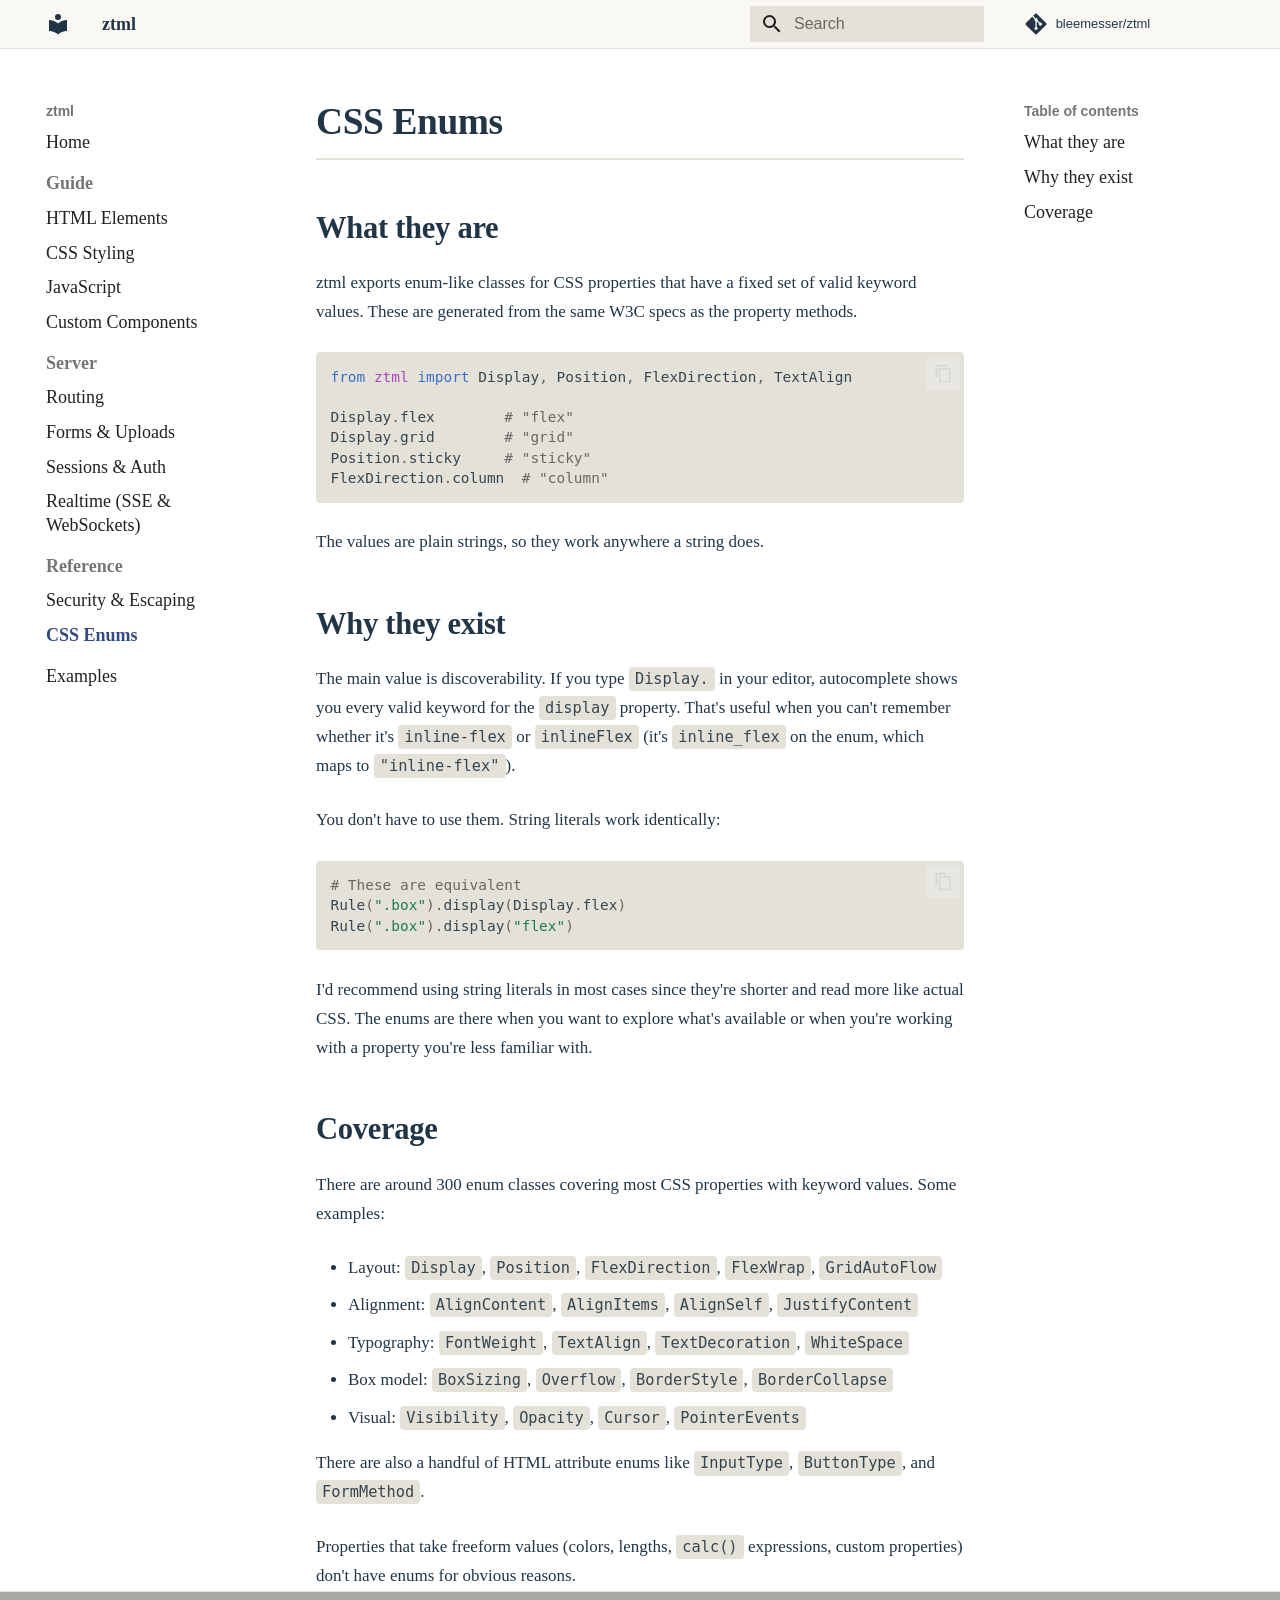
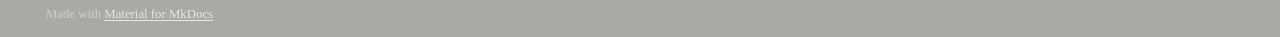
<file: reference/enums/index.html>
<!doctype html>
<html lang="en" class="no-js">
  <head>
    
      <meta charset="utf-8">
      <meta name="viewport" content="width=device-width,initial-scale=1">
      
        <meta name="description" content="A Rust-backed framework for building websites in pure Python">
      
      
      
        <link rel="canonical" href="https://bleemesser.github.io/ztml/reference/enums/">
      
      
        <link rel="prev" href="../security/">
      
      
        <link rel="next" href="../../examples/">
      
      
        
      
      
      <link rel="icon" href="../../assets/images/favicon.png">
      <meta name="generator" content="mkdocs-1.6.1, mkdocs-material-9.7.6">
    
    
      
        <title>CSS Enums - ztml</title>
      
    
    
      <link rel="stylesheet" href="../../assets/stylesheets/main.484c7ddc.min.css">
      
        
        <link rel="stylesheet" href="../../assets/stylesheets/palette.ab4e12ef.min.css">
      
      


    
    
      
    
    
      
    
    
      <link rel="stylesheet" href="../../stylesheets/extra.css">
    
    <script>__md_scope=new URL("../..",location),__md_hash=e=>[...e].reduce(((e,_)=>(e<<5)-e+_.charCodeAt(0)),0),__md_get=(e,_=localStorage,t=__md_scope)=>JSON.parse(_.getItem(t.pathname+"."+e)),__md_set=(e,_,t=localStorage,a=__md_scope)=>{try{t.setItem(a.pathname+"."+e,JSON.stringify(_))}catch(e){}}</script>
    
      

    
    
  </head>
  
  
    
    
    
    
    
    <body dir="ltr" data-md-color-scheme="default" data-md-color-primary="white" data-md-color-accent="deep-orange">
  
    
    <input class="md-toggle" data-md-toggle="drawer" type="checkbox" id="__drawer" autocomplete="off">
    <input class="md-toggle" data-md-toggle="search" type="checkbox" id="__search" autocomplete="off">
    <label class="md-overlay" for="__drawer"></label>
    <div data-md-component="skip">
      
        
        <a href="#css-enums" class="md-skip">
          Skip to content
        </a>
      
    </div>
    <div data-md-component="announce">
      
    </div>
    
    
      

  

<header class="md-header md-header--shadow" data-md-component="header">
  <nav class="md-header__inner md-grid" aria-label="Header">
    <a href="../.." title="ztml" class="md-header__button md-logo" aria-label="ztml" data-md-component="logo">
      
  
  <svg xmlns="http://www.w3.org/2000/svg" viewBox="0 0 24 24"><path d="M12 8a3 3 0 0 0 3-3 3 3 0 0 0-3-3 3 3 0 0 0-3 3 3 3 0 0 0 3 3m0 3.54C9.64 9.35 6.5 8 3 8v11c3.5 0 6.64 1.35 9 3.54 2.36-2.19 5.5-3.54 9-3.54V8c-3.5 0-6.64 1.35-9 3.54"/></svg>

    </a>
    <label class="md-header__button md-icon" for="__drawer">
      
      <svg xmlns="http://www.w3.org/2000/svg" viewBox="0 0 24 24"><path d="M3 6h18v2H3zm0 5h18v2H3zm0 5h18v2H3z"/></svg>
    </label>
    <div class="md-header__title" data-md-component="header-title">
      <div class="md-header__ellipsis">
        <div class="md-header__topic">
          <span class="md-ellipsis">
            ztml
          </span>
        </div>
        <div class="md-header__topic" data-md-component="header-topic">
          <span class="md-ellipsis">
            
              CSS Enums
            
          </span>
        </div>
      </div>
    </div>
    
      
    
    
    
    
      
      
        <label class="md-header__button md-icon" for="__search">
          
          <svg xmlns="http://www.w3.org/2000/svg" viewBox="0 0 24 24"><path d="M9.5 3A6.5 6.5 0 0 1 16 9.5c0 1.61-.59 3.09-1.56 4.23l.27.27h.79l5 5-1.5 1.5-5-5v-.79l-.27-.27A6.52 6.52 0 0 1 9.5 16 6.5 6.5 0 0 1 3 9.5 6.5 6.5 0 0 1 9.5 3m0 2C7 5 5 7 5 9.5S7 14 9.5 14 14 12 14 9.5 12 5 9.5 5"/></svg>
        </label>
        <div class="md-search" data-md-component="search" role="dialog">
  <label class="md-search__overlay" for="__search"></label>
  <div class="md-search__inner" role="search">
    <form class="md-search__form" name="search">
      <input type="text" class="md-search__input" name="query" aria-label="Search" placeholder="Search" autocapitalize="off" autocorrect="off" autocomplete="off" spellcheck="false" data-md-component="search-query" required>
      <label class="md-search__icon md-icon" for="__search">
        
        <svg xmlns="http://www.w3.org/2000/svg" viewBox="0 0 24 24"><path d="M9.5 3A6.5 6.5 0 0 1 16 9.5c0 1.61-.59 3.09-1.56 4.23l.27.27h.79l5 5-1.5 1.5-5-5v-.79l-.27-.27A6.52 6.52 0 0 1 9.5 16 6.5 6.5 0 0 1 3 9.5 6.5 6.5 0 0 1 9.5 3m0 2C7 5 5 7 5 9.5S7 14 9.5 14 14 12 14 9.5 12 5 9.5 5"/></svg>
        
        <svg xmlns="http://www.w3.org/2000/svg" viewBox="0 0 24 24"><path d="M20 11v2H8l5.5 5.5-1.42 1.42L4.16 12l7.92-7.92L13.5 5.5 8 11z"/></svg>
      </label>
      <nav class="md-search__options" aria-label="Search">
        
        <button type="reset" class="md-search__icon md-icon" title="Clear" aria-label="Clear" tabindex="-1">
          
          <svg xmlns="http://www.w3.org/2000/svg" viewBox="0 0 24 24"><path d="M19 6.41 17.59 5 12 10.59 6.41 5 5 6.41 10.59 12 5 17.59 6.41 19 12 13.41 17.59 19 19 17.59 13.41 12z"/></svg>
        </button>
      </nav>
      
    </form>
    <div class="md-search__output">
      <div class="md-search__scrollwrap" tabindex="0" data-md-scrollfix>
        <div class="md-search-result" data-md-component="search-result">
          <div class="md-search-result__meta">
            Initializing search
          </div>
          <ol class="md-search-result__list" role="presentation"></ol>
        </div>
      </div>
    </div>
  </div>
</div>
      
    
    
      <div class="md-header__source">
        <a href="https://github.com/bleemesser/ztml" title="Go to repository" class="md-source" data-md-component="source">
  <div class="md-source__icon md-icon">
    
    <svg xmlns="http://www.w3.org/2000/svg" viewBox="0 0 448 512"><!--! Font Awesome Free 7.1.0 by @fontawesome - https://fontawesome.com License - https://fontawesome.com/license/free (Icons: CC BY 4.0, Fonts: SIL OFL 1.1, Code: MIT License) Copyright 2025 Fonticons, Inc.--><path d="M439.6 236.1 244 40.5c-5.4-5.5-12.8-8.5-20.4-8.5s-15 3-20.4 8.4L162.5 81l51.5 51.5c27.1-9.1 52.7 16.8 43.4 43.7l49.7 49.7c34.2-11.8 61.2 31 35.5 56.7-26.5 26.5-70.2-2.9-56-37.3L240.3 199v121.9c25.3 12.5 22.3 41.8 9.1 55-6.4 6.4-15.2 10.1-24.3 10.1s-17.8-3.6-24.3-10.1c-17.6-17.6-11.1-46.9 11.2-56v-123c-20.8-8.5-24.6-30.7-18.6-45L142.6 101 8.5 235.1C3 240.6 0 247.9 0 255.5s3 15 8.5 20.4l195.6 195.7c5.4 5.4 12.7 8.4 20.4 8.4s15-3 20.4-8.4l194.7-194.7c5.4-5.4 8.4-12.8 8.4-20.4s-3-15-8.4-20.4"/></svg>
  </div>
  <div class="md-source__repository">
    bleemesser/ztml
  </div>
</a>
      </div>
    
  </nav>
  
</header>
    
    <div class="md-container" data-md-component="container">
      
      
        
          
        
      
      <main class="md-main" data-md-component="main">
        <div class="md-main__inner md-grid">
          
            
              
              <div class="md-sidebar md-sidebar--primary" data-md-component="sidebar" data-md-type="navigation" >
                <div class="md-sidebar__scrollwrap">
                  <div class="md-sidebar__inner">
                    



<nav class="md-nav md-nav--primary" aria-label="Navigation" data-md-level="0">
  <label class="md-nav__title" for="__drawer">
    <a href="../.." title="ztml" class="md-nav__button md-logo" aria-label="ztml" data-md-component="logo">
      
  
  <svg xmlns="http://www.w3.org/2000/svg" viewBox="0 0 24 24"><path d="M12 8a3 3 0 0 0 3-3 3 3 0 0 0-3-3 3 3 0 0 0-3 3 3 3 0 0 0 3 3m0 3.54C9.64 9.35 6.5 8 3 8v11c3.5 0 6.64 1.35 9 3.54 2.36-2.19 5.5-3.54 9-3.54V8c-3.5 0-6.64 1.35-9 3.54"/></svg>

    </a>
    ztml
  </label>
  
    <div class="md-nav__source">
      <a href="https://github.com/bleemesser/ztml" title="Go to repository" class="md-source" data-md-component="source">
  <div class="md-source__icon md-icon">
    
    <svg xmlns="http://www.w3.org/2000/svg" viewBox="0 0 448 512"><!--! Font Awesome Free 7.1.0 by @fontawesome - https://fontawesome.com License - https://fontawesome.com/license/free (Icons: CC BY 4.0, Fonts: SIL OFL 1.1, Code: MIT License) Copyright 2025 Fonticons, Inc.--><path d="M439.6 236.1 244 40.5c-5.4-5.5-12.8-8.5-20.4-8.5s-15 3-20.4 8.4L162.5 81l51.5 51.5c27.1-9.1 52.7 16.8 43.4 43.7l49.7 49.7c34.2-11.8 61.2 31 35.5 56.7-26.5 26.5-70.2-2.9-56-37.3L240.3 199v121.9c25.3 12.5 22.3 41.8 9.1 55-6.4 6.4-15.2 10.1-24.3 10.1s-17.8-3.6-24.3-10.1c-17.6-17.6-11.1-46.9 11.2-56v-123c-20.8-8.5-24.6-30.7-18.6-45L142.6 101 8.5 235.1C3 240.6 0 247.9 0 255.5s3 15 8.5 20.4l195.6 195.7c5.4 5.4 12.7 8.4 20.4 8.4s15-3 20.4-8.4l194.7-194.7c5.4-5.4 8.4-12.8 8.4-20.4s-3-15-8.4-20.4"/></svg>
  </div>
  <div class="md-source__repository">
    bleemesser/ztml
  </div>
</a>
    </div>
  
  <ul class="md-nav__list" data-md-scrollfix>
    
      
      
  
  
  
  
    <li class="md-nav__item">
      <a href="../.." class="md-nav__link">
        
  
  
  <span class="md-ellipsis">
    
  
    Home
  

    
  </span>
  
  

      </a>
    </li>
  

    
      
      
  
  
  
  
    
    
    
    
      
        
        
      
    
    
    <li class="md-nav__item md-nav__item--section md-nav__item--nested">
      
        
        
          
        
        <input class="md-nav__toggle md-toggle md-toggle--indeterminate" type="checkbox" id="__nav_2" >
        
          
          <label class="md-nav__link" for="__nav_2" id="__nav_2_label" tabindex="">
            
  
  
  <span class="md-ellipsis">
    
  
    Guide
  

    
  </span>
  
  

            <span class="md-nav__icon md-icon"></span>
          </label>
        
        <nav class="md-nav" data-md-level="1" aria-labelledby="__nav_2_label" aria-expanded="false">
          <label class="md-nav__title" for="__nav_2">
            <span class="md-nav__icon md-icon"></span>
            
  
    Guide
  

          </label>
          <ul class="md-nav__list" data-md-scrollfix>
            
              
                
  
  
  
  
    <li class="md-nav__item">
      <a href="../../guide/html/" class="md-nav__link">
        
  
  
  <span class="md-ellipsis">
    
  
    HTML Elements
  

    
  </span>
  
  

      </a>
    </li>
  

              
            
              
                
  
  
  
  
    <li class="md-nav__item">
      <a href="../../guide/css/" class="md-nav__link">
        
  
  
  <span class="md-ellipsis">
    
  
    CSS Styling
  

    
  </span>
  
  

      </a>
    </li>
  

              
            
              
                
  
  
  
  
    <li class="md-nav__item">
      <a href="../../guide/js/" class="md-nav__link">
        
  
  
  <span class="md-ellipsis">
    
  
    JavaScript
  

    
  </span>
  
  

      </a>
    </li>
  

              
            
              
                
  
  
  
  
    <li class="md-nav__item">
      <a href="../../guide/components/" class="md-nav__link">
        
  
  
  <span class="md-ellipsis">
    
  
    Custom Components
  

    
  </span>
  
  

      </a>
    </li>
  

              
            
          </ul>
        </nav>
      
    </li>
  

    
      
      
  
  
  
  
    
    
    
    
      
        
        
      
    
    
    <li class="md-nav__item md-nav__item--section md-nav__item--nested">
      
        
        
          
        
        <input class="md-nav__toggle md-toggle md-toggle--indeterminate" type="checkbox" id="__nav_3" >
        
          
          <label class="md-nav__link" for="__nav_3" id="__nav_3_label" tabindex="">
            
  
  
  <span class="md-ellipsis">
    
  
    Server
  

    
  </span>
  
  

            <span class="md-nav__icon md-icon"></span>
          </label>
        
        <nav class="md-nav" data-md-level="1" aria-labelledby="__nav_3_label" aria-expanded="false">
          <label class="md-nav__title" for="__nav_3">
            <span class="md-nav__icon md-icon"></span>
            
  
    Server
  

          </label>
          <ul class="md-nav__list" data-md-scrollfix>
            
              
                
  
  
  
  
    <li class="md-nav__item">
      <a href="../../server/routing/" class="md-nav__link">
        
  
  
  <span class="md-ellipsis">
    
  
    Routing
  

    
  </span>
  
  

      </a>
    </li>
  

              
            
              
                
  
  
  
  
    <li class="md-nav__item">
      <a href="../../server/forms/" class="md-nav__link">
        
  
  
  <span class="md-ellipsis">
    
  
    Forms & Uploads
  

    
  </span>
  
  

      </a>
    </li>
  

              
            
              
                
  
  
  
  
    <li class="md-nav__item">
      <a href="../../server/sessions/" class="md-nav__link">
        
  
  
  <span class="md-ellipsis">
    
  
    Sessions & Auth
  

    
  </span>
  
  

      </a>
    </li>
  

              
            
              
                
  
  
  
  
    <li class="md-nav__item">
      <a href="../../server/realtime/" class="md-nav__link">
        
  
  
  <span class="md-ellipsis">
    
  
    Realtime (SSE & WebSockets)
  

    
  </span>
  
  

      </a>
    </li>
  

              
            
          </ul>
        </nav>
      
    </li>
  

    
      
      
  
  
    
  
  
  
    
    
    
    
      
        
        
      
    
    
    <li class="md-nav__item md-nav__item--active md-nav__item--section md-nav__item--nested">
      
        
        
        <input class="md-nav__toggle md-toggle " type="checkbox" id="__nav_4" checked>
        
          
          <label class="md-nav__link" for="__nav_4" id="__nav_4_label" tabindex="">
            
  
  
  <span class="md-ellipsis">
    
  
    Reference
  

    
  </span>
  
  

            <span class="md-nav__icon md-icon"></span>
          </label>
        
        <nav class="md-nav" data-md-level="1" aria-labelledby="__nav_4_label" aria-expanded="true">
          <label class="md-nav__title" for="__nav_4">
            <span class="md-nav__icon md-icon"></span>
            
  
    Reference
  

          </label>
          <ul class="md-nav__list" data-md-scrollfix>
            
              
                
  
  
  
  
    <li class="md-nav__item">
      <a href="../security/" class="md-nav__link">
        
  
  
  <span class="md-ellipsis">
    
  
    Security & Escaping
  

    
  </span>
  
  

      </a>
    </li>
  

              
            
              
                
  
  
    
  
  
  
    <li class="md-nav__item md-nav__item--active">
      
      <input class="md-nav__toggle md-toggle" type="checkbox" id="__toc">
      
      
        
      
      
        <label class="md-nav__link md-nav__link--active" for="__toc">
          
  
  
  <span class="md-ellipsis">
    
  
    CSS Enums
  

    
  </span>
  
  

          <span class="md-nav__icon md-icon"></span>
        </label>
      
      <a href="./" class="md-nav__link md-nav__link--active">
        
  
  
  <span class="md-ellipsis">
    
  
    CSS Enums
  

    
  </span>
  
  

      </a>
      
        

<nav class="md-nav md-nav--secondary" aria-label="Table of contents">
  
  
  
    
  
  
    <label class="md-nav__title" for="__toc">
      <span class="md-nav__icon md-icon"></span>
      Table of contents
    </label>
    <ul class="md-nav__list" data-md-component="toc" data-md-scrollfix>
      
        <li class="md-nav__item">
  <a href="#what-they-are" class="md-nav__link">
    <span class="md-ellipsis">
      
        What they are
      
    </span>
  </a>
  
</li>
      
        <li class="md-nav__item">
  <a href="#why-they-exist" class="md-nav__link">
    <span class="md-ellipsis">
      
        Why they exist
      
    </span>
  </a>
  
</li>
      
        <li class="md-nav__item">
  <a href="#coverage" class="md-nav__link">
    <span class="md-ellipsis">
      
        Coverage
      
    </span>
  </a>
  
</li>
      
    </ul>
  
</nav>
      
    </li>
  

              
            
          </ul>
        </nav>
      
    </li>
  

    
      
      
  
  
  
  
    <li class="md-nav__item">
      <a href="../../examples/" class="md-nav__link">
        
  
  
  <span class="md-ellipsis">
    
  
    Examples
  

    
  </span>
  
  

      </a>
    </li>
  

    
  </ul>
</nav>
                  </div>
                </div>
              </div>
            
            
              
              <div class="md-sidebar md-sidebar--secondary" data-md-component="sidebar" data-md-type="toc" >
                <div class="md-sidebar__scrollwrap">
                  <div class="md-sidebar__inner">
                    

<nav class="md-nav md-nav--secondary" aria-label="Table of contents">
  
  
  
    
  
  
    <label class="md-nav__title" for="__toc">
      <span class="md-nav__icon md-icon"></span>
      Table of contents
    </label>
    <ul class="md-nav__list" data-md-component="toc" data-md-scrollfix>
      
        <li class="md-nav__item">
  <a href="#what-they-are" class="md-nav__link">
    <span class="md-ellipsis">
      
        What they are
      
    </span>
  </a>
  
</li>
      
        <li class="md-nav__item">
  <a href="#why-they-exist" class="md-nav__link">
    <span class="md-ellipsis">
      
        Why they exist
      
    </span>
  </a>
  
</li>
      
        <li class="md-nav__item">
  <a href="#coverage" class="md-nav__link">
    <span class="md-ellipsis">
      
        Coverage
      
    </span>
  </a>
  
</li>
      
    </ul>
  
</nav>
                  </div>
                </div>
              </div>
            
          
          
            <div class="md-content" data-md-component="content">
              
              <article class="md-content__inner md-typeset">
                
                  


  
  


<h1 id="css-enums">CSS Enums<a class="headerlink" href="#css-enums" title="Permanent link">&para;</a></h1>
<h2 id="what-they-are">What they are<a class="headerlink" href="#what-they-are" title="Permanent link">&para;</a></h2>
<p>ztml exports enum-like classes for CSS properties that have a fixed set of valid keyword values. These are generated from the same W3C specs as the property methods.</p>
<div class="highlight"><pre><span></span><code><a id="__codelineno-0-1" name="__codelineno-0-1" href="#__codelineno-0-1"></a><span class="kn">from</span><span class="w"> </span><span class="nn">ztml</span><span class="w"> </span><span class="kn">import</span> <span class="n">Display</span><span class="p">,</span> <span class="n">Position</span><span class="p">,</span> <span class="n">FlexDirection</span><span class="p">,</span> <span class="n">TextAlign</span>
<a id="__codelineno-0-2" name="__codelineno-0-2" href="#__codelineno-0-2"></a>
<a id="__codelineno-0-3" name="__codelineno-0-3" href="#__codelineno-0-3"></a><span class="n">Display</span><span class="o">.</span><span class="n">flex</span>        <span class="c1"># &quot;flex&quot;</span>
<a id="__codelineno-0-4" name="__codelineno-0-4" href="#__codelineno-0-4"></a><span class="n">Display</span><span class="o">.</span><span class="n">grid</span>        <span class="c1"># &quot;grid&quot;</span>
<a id="__codelineno-0-5" name="__codelineno-0-5" href="#__codelineno-0-5"></a><span class="n">Position</span><span class="o">.</span><span class="n">sticky</span>     <span class="c1"># &quot;sticky&quot;</span>
<a id="__codelineno-0-6" name="__codelineno-0-6" href="#__codelineno-0-6"></a><span class="n">FlexDirection</span><span class="o">.</span><span class="n">column</span>  <span class="c1"># &quot;column&quot;</span>
</code></pre></div>
<p>The values are plain strings, so they work anywhere a string does.</p>
<h2 id="why-they-exist">Why they exist<a class="headerlink" href="#why-they-exist" title="Permanent link">&para;</a></h2>
<p>The main value is discoverability. If you type <code>Display.</code> in your editor, autocomplete shows you every valid keyword for the <code>display</code> property. That's useful when you can't remember whether it's <code>inline-flex</code> or <code>inlineFlex</code> (it's <code>inline_flex</code> on the enum, which maps to <code>"inline-flex"</code>).</p>
<p>You don't have to use them. String literals work identically:</p>
<div class="highlight"><pre><span></span><code><a id="__codelineno-1-1" name="__codelineno-1-1" href="#__codelineno-1-1"></a><span class="c1"># These are equivalent</span>
<a id="__codelineno-1-2" name="__codelineno-1-2" href="#__codelineno-1-2"></a><span class="n">Rule</span><span class="p">(</span><span class="s2">&quot;.box&quot;</span><span class="p">)</span><span class="o">.</span><span class="n">display</span><span class="p">(</span><span class="n">Display</span><span class="o">.</span><span class="n">flex</span><span class="p">)</span>
<a id="__codelineno-1-3" name="__codelineno-1-3" href="#__codelineno-1-3"></a><span class="n">Rule</span><span class="p">(</span><span class="s2">&quot;.box&quot;</span><span class="p">)</span><span class="o">.</span><span class="n">display</span><span class="p">(</span><span class="s2">&quot;flex&quot;</span><span class="p">)</span>
</code></pre></div>
<p>I'd recommend using string literals in most cases since they're shorter and read more like actual CSS. The enums are there when you want to explore what's available or when you're working with a property you're less familiar with.</p>
<h2 id="coverage">Coverage<a class="headerlink" href="#coverage" title="Permanent link">&para;</a></h2>
<p>There are around 300 enum classes covering most CSS properties with keyword values. Some examples:</p>
<ul>
<li>Layout: <code>Display</code>, <code>Position</code>, <code>FlexDirection</code>, <code>FlexWrap</code>, <code>GridAutoFlow</code></li>
<li>Alignment: <code>AlignContent</code>, <code>AlignItems</code>, <code>AlignSelf</code>, <code>JustifyContent</code></li>
<li>Typography: <code>FontWeight</code>, <code>TextAlign</code>, <code>TextDecoration</code>, <code>WhiteSpace</code></li>
<li>Box model: <code>BoxSizing</code>, <code>Overflow</code>, <code>BorderStyle</code>, <code>BorderCollapse</code></li>
<li>Visual: <code>Visibility</code>, <code>Opacity</code>, <code>Cursor</code>, <code>PointerEvents</code></li>
</ul>
<p>There are also a handful of HTML attribute enums like <code>InputType</code>, <code>ButtonType</code>, and <code>FormMethod</code>.</p>
<p>Properties that take freeform values (colors, lengths, <code>calc()</code> expressions, custom properties) don't have enums for obvious reasons.</p>












                
              </article>
            </div>
          
          
<script>var target=document.getElementById(location.hash.slice(1));target&&target.name&&(target.checked=target.name.startsWith("__tabbed_"))</script>
        </div>
        
      </main>
      
        <footer class="md-footer">
  
  <div class="md-footer-meta md-typeset">
    <div class="md-footer-meta__inner md-grid">
      <div class="md-copyright">
  
  
    Made with
    <a href="https://squidfunk.github.io/mkdocs-material/" target="_blank" rel="noopener">
      Material for MkDocs
    </a>
  
</div>
      
    </div>
  </div>
</footer>
      
    </div>
    <div class="md-dialog" data-md-component="dialog">
      <div class="md-dialog__inner md-typeset"></div>
    </div>
    
    
    
      
      
      <script id="__config" type="application/json">{"annotate": null, "base": "../..", "features": ["navigation.sections", "navigation.expand", "content.code.copy", "search.highlight"], "search": "../../assets/javascripts/workers/search.2c215733.min.js", "tags": null, "translations": {"clipboard.copied": "Copied to clipboard", "clipboard.copy": "Copy to clipboard", "search.result.more.one": "1 more on this page", "search.result.more.other": "# more on this page", "search.result.none": "No matching documents", "search.result.one": "1 matching document", "search.result.other": "# matching documents", "search.result.placeholder": "Type to start searching", "search.result.term.missing": "Missing", "select.version": "Select version"}, "version": null}</script>
    
    
      <script src="../../assets/javascripts/bundle.79ae519e.min.js"></script>
      
    
  </body>
</html>
</file>
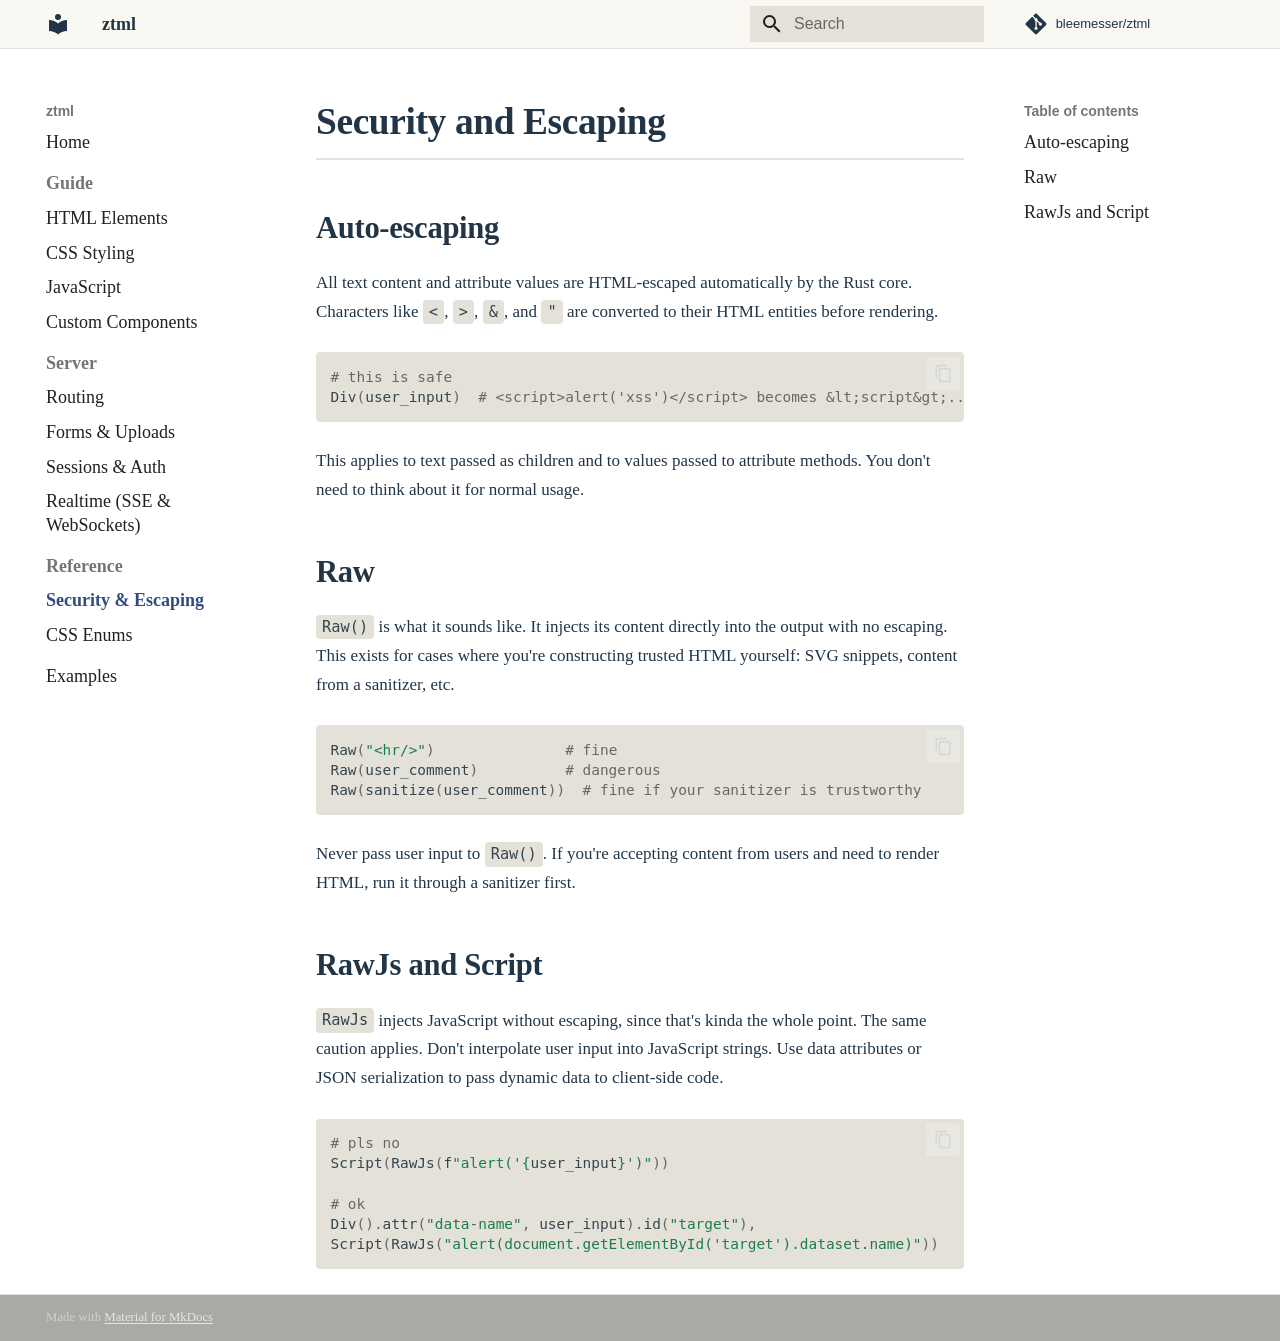
<file: reference/security/index.html>
<!doctype html>
<html lang="en" class="no-js">
  <head>
    
      <meta charset="utf-8">
      <meta name="viewport" content="width=device-width,initial-scale=1">
      
        <meta name="description" content="A Rust-backed framework for building websites in pure Python">
      
      
      
        <link rel="canonical" href="https://bleemesser.github.io/ztml/reference/security/">
      
      
        <link rel="prev" href="../../server/realtime/">
      
      
        <link rel="next" href="../enums/">
      
      
        
      
      
      <link rel="icon" href="../../assets/images/favicon.png">
      <meta name="generator" content="mkdocs-1.6.1, mkdocs-material-9.7.6">
    
    
      
        <title>Security & Escaping - ztml</title>
      
    
    
      <link rel="stylesheet" href="../../assets/stylesheets/main.484c7ddc.min.css">
      
        
        <link rel="stylesheet" href="../../assets/stylesheets/palette.ab4e12ef.min.css">
      
      


    
    
      
    
    
      
    
    
      <link rel="stylesheet" href="../../stylesheets/extra.css">
    
    <script>__md_scope=new URL("../..",location),__md_hash=e=>[...e].reduce(((e,_)=>(e<<5)-e+_.charCodeAt(0)),0),__md_get=(e,_=localStorage,t=__md_scope)=>JSON.parse(_.getItem(t.pathname+"."+e)),__md_set=(e,_,t=localStorage,a=__md_scope)=>{try{t.setItem(a.pathname+"."+e,JSON.stringify(_))}catch(e){}}</script>
    
      

    
    
  </head>
  
  
    
    
    
    
    
    <body dir="ltr" data-md-color-scheme="default" data-md-color-primary="white" data-md-color-accent="deep-orange">
  
    
    <input class="md-toggle" data-md-toggle="drawer" type="checkbox" id="__drawer" autocomplete="off">
    <input class="md-toggle" data-md-toggle="search" type="checkbox" id="__search" autocomplete="off">
    <label class="md-overlay" for="__drawer"></label>
    <div data-md-component="skip">
      
        
        <a href="#security-and-escaping" class="md-skip">
          Skip to content
        </a>
      
    </div>
    <div data-md-component="announce">
      
    </div>
    
    
      

  

<header class="md-header md-header--shadow" data-md-component="header">
  <nav class="md-header__inner md-grid" aria-label="Header">
    <a href="../.." title="ztml" class="md-header__button md-logo" aria-label="ztml" data-md-component="logo">
      
  
  <svg xmlns="http://www.w3.org/2000/svg" viewBox="0 0 24 24"><path d="M12 8a3 3 0 0 0 3-3 3 3 0 0 0-3-3 3 3 0 0 0-3 3 3 3 0 0 0 3 3m0 3.54C9.64 9.35 6.5 8 3 8v11c3.5 0 6.64 1.35 9 3.54 2.36-2.19 5.5-3.54 9-3.54V8c-3.5 0-6.64 1.35-9 3.54"/></svg>

    </a>
    <label class="md-header__button md-icon" for="__drawer">
      
      <svg xmlns="http://www.w3.org/2000/svg" viewBox="0 0 24 24"><path d="M3 6h18v2H3zm0 5h18v2H3zm0 5h18v2H3z"/></svg>
    </label>
    <div class="md-header__title" data-md-component="header-title">
      <div class="md-header__ellipsis">
        <div class="md-header__topic">
          <span class="md-ellipsis">
            ztml
          </span>
        </div>
        <div class="md-header__topic" data-md-component="header-topic">
          <span class="md-ellipsis">
            
              Security & Escaping
            
          </span>
        </div>
      </div>
    </div>
    
      
    
    
    
    
      
      
        <label class="md-header__button md-icon" for="__search">
          
          <svg xmlns="http://www.w3.org/2000/svg" viewBox="0 0 24 24"><path d="M9.5 3A6.5 6.5 0 0 1 16 9.5c0 1.61-.59 3.09-1.56 4.23l.27.27h.79l5 5-1.5 1.5-5-5v-.79l-.27-.27A6.52 6.52 0 0 1 9.5 16 6.5 6.5 0 0 1 3 9.5 6.5 6.5 0 0 1 9.5 3m0 2C7 5 5 7 5 9.5S7 14 9.5 14 14 12 14 9.5 12 5 9.5 5"/></svg>
        </label>
        <div class="md-search" data-md-component="search" role="dialog">
  <label class="md-search__overlay" for="__search"></label>
  <div class="md-search__inner" role="search">
    <form class="md-search__form" name="search">
      <input type="text" class="md-search__input" name="query" aria-label="Search" placeholder="Search" autocapitalize="off" autocorrect="off" autocomplete="off" spellcheck="false" data-md-component="search-query" required>
      <label class="md-search__icon md-icon" for="__search">
        
        <svg xmlns="http://www.w3.org/2000/svg" viewBox="0 0 24 24"><path d="M9.5 3A6.5 6.5 0 0 1 16 9.5c0 1.61-.59 3.09-1.56 4.23l.27.27h.79l5 5-1.5 1.5-5-5v-.79l-.27-.27A6.52 6.52 0 0 1 9.5 16 6.5 6.5 0 0 1 3 9.5 6.5 6.5 0 0 1 9.5 3m0 2C7 5 5 7 5 9.5S7 14 9.5 14 14 12 14 9.5 12 5 9.5 5"/></svg>
        
        <svg xmlns="http://www.w3.org/2000/svg" viewBox="0 0 24 24"><path d="M20 11v2H8l5.5 5.5-1.42 1.42L4.16 12l7.92-7.92L13.5 5.5 8 11z"/></svg>
      </label>
      <nav class="md-search__options" aria-label="Search">
        
        <button type="reset" class="md-search__icon md-icon" title="Clear" aria-label="Clear" tabindex="-1">
          
          <svg xmlns="http://www.w3.org/2000/svg" viewBox="0 0 24 24"><path d="M19 6.41 17.59 5 12 10.59 6.41 5 5 6.41 10.59 12 5 17.59 6.41 19 12 13.41 17.59 19 19 17.59 13.41 12z"/></svg>
        </button>
      </nav>
      
    </form>
    <div class="md-search__output">
      <div class="md-search__scrollwrap" tabindex="0" data-md-scrollfix>
        <div class="md-search-result" data-md-component="search-result">
          <div class="md-search-result__meta">
            Initializing search
          </div>
          <ol class="md-search-result__list" role="presentation"></ol>
        </div>
      </div>
    </div>
  </div>
</div>
      
    
    
      <div class="md-header__source">
        <a href="https://github.com/bleemesser/ztml" title="Go to repository" class="md-source" data-md-component="source">
  <div class="md-source__icon md-icon">
    
    <svg xmlns="http://www.w3.org/2000/svg" viewBox="0 0 448 512"><!--! Font Awesome Free 7.1.0 by @fontawesome - https://fontawesome.com License - https://fontawesome.com/license/free (Icons: CC BY 4.0, Fonts: SIL OFL 1.1, Code: MIT License) Copyright 2025 Fonticons, Inc.--><path d="M439.6 236.1 244 40.5c-5.4-5.5-12.8-8.5-20.4-8.5s-15 3-20.4 8.4L162.5 81l51.5 51.5c27.1-9.1 52.7 16.8 43.4 43.7l49.7 49.7c34.2-11.8 61.2 31 35.5 56.7-26.5 26.5-70.2-2.9-56-37.3L240.3 199v121.9c25.3 12.5 22.3 41.8 9.1 55-6.4 6.4-15.2 10.1-24.3 10.1s-17.8-3.6-24.3-10.1c-17.6-17.6-11.1-46.9 11.2-56v-123c-20.8-8.5-24.6-30.7-18.6-45L142.6 101 8.5 235.1C3 240.6 0 247.9 0 255.5s3 15 8.5 20.4l195.6 195.7c5.4 5.4 12.7 8.4 20.4 8.4s15-3 20.4-8.4l194.7-194.7c5.4-5.4 8.4-12.8 8.4-20.4s-3-15-8.4-20.4"/></svg>
  </div>
  <div class="md-source__repository">
    bleemesser/ztml
  </div>
</a>
      </div>
    
  </nav>
  
</header>
    
    <div class="md-container" data-md-component="container">
      
      
        
          
        
      
      <main class="md-main" data-md-component="main">
        <div class="md-main__inner md-grid">
          
            
              
              <div class="md-sidebar md-sidebar--primary" data-md-component="sidebar" data-md-type="navigation" >
                <div class="md-sidebar__scrollwrap">
                  <div class="md-sidebar__inner">
                    



<nav class="md-nav md-nav--primary" aria-label="Navigation" data-md-level="0">
  <label class="md-nav__title" for="__drawer">
    <a href="../.." title="ztml" class="md-nav__button md-logo" aria-label="ztml" data-md-component="logo">
      
  
  <svg xmlns="http://www.w3.org/2000/svg" viewBox="0 0 24 24"><path d="M12 8a3 3 0 0 0 3-3 3 3 0 0 0-3-3 3 3 0 0 0-3 3 3 3 0 0 0 3 3m0 3.54C9.64 9.35 6.5 8 3 8v11c3.5 0 6.64 1.35 9 3.54 2.36-2.19 5.5-3.54 9-3.54V8c-3.5 0-6.64 1.35-9 3.54"/></svg>

    </a>
    ztml
  </label>
  
    <div class="md-nav__source">
      <a href="https://github.com/bleemesser/ztml" title="Go to repository" class="md-source" data-md-component="source">
  <div class="md-source__icon md-icon">
    
    <svg xmlns="http://www.w3.org/2000/svg" viewBox="0 0 448 512"><!--! Font Awesome Free 7.1.0 by @fontawesome - https://fontawesome.com License - https://fontawesome.com/license/free (Icons: CC BY 4.0, Fonts: SIL OFL 1.1, Code: MIT License) Copyright 2025 Fonticons, Inc.--><path d="M439.6 236.1 244 40.5c-5.4-5.5-12.8-8.5-20.4-8.5s-15 3-20.4 8.4L162.5 81l51.5 51.5c27.1-9.1 52.7 16.8 43.4 43.7l49.7 49.7c34.2-11.8 61.2 31 35.5 56.7-26.5 26.5-70.2-2.9-56-37.3L240.3 199v121.9c25.3 12.5 22.3 41.8 9.1 55-6.4 6.4-15.2 10.1-24.3 10.1s-17.8-3.6-24.3-10.1c-17.6-17.6-11.1-46.9 11.2-56v-123c-20.8-8.5-24.6-30.7-18.6-45L142.6 101 8.5 235.1C3 240.6 0 247.9 0 255.5s3 15 8.5 20.4l195.6 195.7c5.4 5.4 12.7 8.4 20.4 8.4s15-3 20.4-8.4l194.7-194.7c5.4-5.4 8.4-12.8 8.4-20.4s-3-15-8.4-20.4"/></svg>
  </div>
  <div class="md-source__repository">
    bleemesser/ztml
  </div>
</a>
    </div>
  
  <ul class="md-nav__list" data-md-scrollfix>
    
      
      
  
  
  
  
    <li class="md-nav__item">
      <a href="../.." class="md-nav__link">
        
  
  
  <span class="md-ellipsis">
    
  
    Home
  

    
  </span>
  
  

      </a>
    </li>
  

    
      
      
  
  
  
  
    
    
    
    
      
        
        
      
    
    
    <li class="md-nav__item md-nav__item--section md-nav__item--nested">
      
        
        
          
        
        <input class="md-nav__toggle md-toggle md-toggle--indeterminate" type="checkbox" id="__nav_2" >
        
          
          <label class="md-nav__link" for="__nav_2" id="__nav_2_label" tabindex="">
            
  
  
  <span class="md-ellipsis">
    
  
    Guide
  

    
  </span>
  
  

            <span class="md-nav__icon md-icon"></span>
          </label>
        
        <nav class="md-nav" data-md-level="1" aria-labelledby="__nav_2_label" aria-expanded="false">
          <label class="md-nav__title" for="__nav_2">
            <span class="md-nav__icon md-icon"></span>
            
  
    Guide
  

          </label>
          <ul class="md-nav__list" data-md-scrollfix>
            
              
                
  
  
  
  
    <li class="md-nav__item">
      <a href="../../guide/html/" class="md-nav__link">
        
  
  
  <span class="md-ellipsis">
    
  
    HTML Elements
  

    
  </span>
  
  

      </a>
    </li>
  

              
            
              
                
  
  
  
  
    <li class="md-nav__item">
      <a href="../../guide/css/" class="md-nav__link">
        
  
  
  <span class="md-ellipsis">
    
  
    CSS Styling
  

    
  </span>
  
  

      </a>
    </li>
  

              
            
              
                
  
  
  
  
    <li class="md-nav__item">
      <a href="../../guide/js/" class="md-nav__link">
        
  
  
  <span class="md-ellipsis">
    
  
    JavaScript
  

    
  </span>
  
  

      </a>
    </li>
  

              
            
              
                
  
  
  
  
    <li class="md-nav__item">
      <a href="../../guide/components/" class="md-nav__link">
        
  
  
  <span class="md-ellipsis">
    
  
    Custom Components
  

    
  </span>
  
  

      </a>
    </li>
  

              
            
          </ul>
        </nav>
      
    </li>
  

    
      
      
  
  
  
  
    
    
    
    
      
        
        
      
    
    
    <li class="md-nav__item md-nav__item--section md-nav__item--nested">
      
        
        
          
        
        <input class="md-nav__toggle md-toggle md-toggle--indeterminate" type="checkbox" id="__nav_3" >
        
          
          <label class="md-nav__link" for="__nav_3" id="__nav_3_label" tabindex="">
            
  
  
  <span class="md-ellipsis">
    
  
    Server
  

    
  </span>
  
  

            <span class="md-nav__icon md-icon"></span>
          </label>
        
        <nav class="md-nav" data-md-level="1" aria-labelledby="__nav_3_label" aria-expanded="false">
          <label class="md-nav__title" for="__nav_3">
            <span class="md-nav__icon md-icon"></span>
            
  
    Server
  

          </label>
          <ul class="md-nav__list" data-md-scrollfix>
            
              
                
  
  
  
  
    <li class="md-nav__item">
      <a href="../../server/routing/" class="md-nav__link">
        
  
  
  <span class="md-ellipsis">
    
  
    Routing
  

    
  </span>
  
  

      </a>
    </li>
  

              
            
              
                
  
  
  
  
    <li class="md-nav__item">
      <a href="../../server/forms/" class="md-nav__link">
        
  
  
  <span class="md-ellipsis">
    
  
    Forms & Uploads
  

    
  </span>
  
  

      </a>
    </li>
  

              
            
              
                
  
  
  
  
    <li class="md-nav__item">
      <a href="../../server/sessions/" class="md-nav__link">
        
  
  
  <span class="md-ellipsis">
    
  
    Sessions & Auth
  

    
  </span>
  
  

      </a>
    </li>
  

              
            
              
                
  
  
  
  
    <li class="md-nav__item">
      <a href="../../server/realtime/" class="md-nav__link">
        
  
  
  <span class="md-ellipsis">
    
  
    Realtime (SSE & WebSockets)
  

    
  </span>
  
  

      </a>
    </li>
  

              
            
          </ul>
        </nav>
      
    </li>
  

    
      
      
  
  
    
  
  
  
    
    
    
    
      
        
        
      
    
    
    <li class="md-nav__item md-nav__item--active md-nav__item--section md-nav__item--nested">
      
        
        
        <input class="md-nav__toggle md-toggle " type="checkbox" id="__nav_4" checked>
        
          
          <label class="md-nav__link" for="__nav_4" id="__nav_4_label" tabindex="">
            
  
  
  <span class="md-ellipsis">
    
  
    Reference
  

    
  </span>
  
  

            <span class="md-nav__icon md-icon"></span>
          </label>
        
        <nav class="md-nav" data-md-level="1" aria-labelledby="__nav_4_label" aria-expanded="true">
          <label class="md-nav__title" for="__nav_4">
            <span class="md-nav__icon md-icon"></span>
            
  
    Reference
  

          </label>
          <ul class="md-nav__list" data-md-scrollfix>
            
              
                
  
  
    
  
  
  
    <li class="md-nav__item md-nav__item--active">
      
      <input class="md-nav__toggle md-toggle" type="checkbox" id="__toc">
      
      
        
      
      
        <label class="md-nav__link md-nav__link--active" for="__toc">
          
  
  
  <span class="md-ellipsis">
    
  
    Security & Escaping
  

    
  </span>
  
  

          <span class="md-nav__icon md-icon"></span>
        </label>
      
      <a href="./" class="md-nav__link md-nav__link--active">
        
  
  
  <span class="md-ellipsis">
    
  
    Security & Escaping
  

    
  </span>
  
  

      </a>
      
        

<nav class="md-nav md-nav--secondary" aria-label="Table of contents">
  
  
  
    
  
  
    <label class="md-nav__title" for="__toc">
      <span class="md-nav__icon md-icon"></span>
      Table of contents
    </label>
    <ul class="md-nav__list" data-md-component="toc" data-md-scrollfix>
      
        <li class="md-nav__item">
  <a href="#auto-escaping" class="md-nav__link">
    <span class="md-ellipsis">
      
        Auto-escaping
      
    </span>
  </a>
  
</li>
      
        <li class="md-nav__item">
  <a href="#raw" class="md-nav__link">
    <span class="md-ellipsis">
      
        Raw
      
    </span>
  </a>
  
</li>
      
        <li class="md-nav__item">
  <a href="#rawjs-and-script" class="md-nav__link">
    <span class="md-ellipsis">
      
        RawJs and Script
      
    </span>
  </a>
  
</li>
      
    </ul>
  
</nav>
      
    </li>
  

              
            
              
                
  
  
  
  
    <li class="md-nav__item">
      <a href="../enums/" class="md-nav__link">
        
  
  
  <span class="md-ellipsis">
    
  
    CSS Enums
  

    
  </span>
  
  

      </a>
    </li>
  

              
            
          </ul>
        </nav>
      
    </li>
  

    
      
      
  
  
  
  
    <li class="md-nav__item">
      <a href="../../examples/" class="md-nav__link">
        
  
  
  <span class="md-ellipsis">
    
  
    Examples
  

    
  </span>
  
  

      </a>
    </li>
  

    
  </ul>
</nav>
                  </div>
                </div>
              </div>
            
            
              
              <div class="md-sidebar md-sidebar--secondary" data-md-component="sidebar" data-md-type="toc" >
                <div class="md-sidebar__scrollwrap">
                  <div class="md-sidebar__inner">
                    

<nav class="md-nav md-nav--secondary" aria-label="Table of contents">
  
  
  
    
  
  
    <label class="md-nav__title" for="__toc">
      <span class="md-nav__icon md-icon"></span>
      Table of contents
    </label>
    <ul class="md-nav__list" data-md-component="toc" data-md-scrollfix>
      
        <li class="md-nav__item">
  <a href="#auto-escaping" class="md-nav__link">
    <span class="md-ellipsis">
      
        Auto-escaping
      
    </span>
  </a>
  
</li>
      
        <li class="md-nav__item">
  <a href="#raw" class="md-nav__link">
    <span class="md-ellipsis">
      
        Raw
      
    </span>
  </a>
  
</li>
      
        <li class="md-nav__item">
  <a href="#rawjs-and-script" class="md-nav__link">
    <span class="md-ellipsis">
      
        RawJs and Script
      
    </span>
  </a>
  
</li>
      
    </ul>
  
</nav>
                  </div>
                </div>
              </div>
            
          
          
            <div class="md-content" data-md-component="content">
              
              <article class="md-content__inner md-typeset">
                
                  


  
  


<h1 id="security-and-escaping">Security and Escaping<a class="headerlink" href="#security-and-escaping" title="Permanent link">&para;</a></h1>
<h2 id="auto-escaping">Auto-escaping<a class="headerlink" href="#auto-escaping" title="Permanent link">&para;</a></h2>
<p>All text content and attribute values are HTML-escaped automatically by the Rust core. Characters like <code>&lt;</code>, <code>&gt;</code>, <code>&amp;</code>, and <code>"</code> are converted to their HTML entities before rendering.</p>
<div class="highlight"><pre><span></span><code><a id="__codelineno-0-1" name="__codelineno-0-1" href="#__codelineno-0-1"></a><span class="c1"># this is safe</span>
<a id="__codelineno-0-2" name="__codelineno-0-2" href="#__codelineno-0-2"></a><span class="n">Div</span><span class="p">(</span><span class="n">user_input</span><span class="p">)</span>  <span class="c1"># &lt;script&gt;alert(&#39;xss&#39;)&lt;/script&gt; becomes &amp;lt;script&amp;gt;...</span>
</code></pre></div>
<p>This applies to text passed as children and to values passed to attribute methods. You don't need to think about it for normal usage.</p>
<h2 id="raw">Raw<a class="headerlink" href="#raw" title="Permanent link">&para;</a></h2>
<p><code>Raw()</code> is what it sounds like. It injects its content directly into the output with no escaping. This exists for cases where you're constructing trusted HTML yourself: SVG snippets, content from a sanitizer, etc.</p>
<div class="highlight"><pre><span></span><code><a id="__codelineno-1-1" name="__codelineno-1-1" href="#__codelineno-1-1"></a><span class="n">Raw</span><span class="p">(</span><span class="s2">&quot;&lt;hr/&gt;&quot;</span><span class="p">)</span>               <span class="c1"># fine</span>
<a id="__codelineno-1-2" name="__codelineno-1-2" href="#__codelineno-1-2"></a><span class="n">Raw</span><span class="p">(</span><span class="n">user_comment</span><span class="p">)</span>          <span class="c1"># dangerous</span>
<a id="__codelineno-1-3" name="__codelineno-1-3" href="#__codelineno-1-3"></a><span class="n">Raw</span><span class="p">(</span><span class="n">sanitize</span><span class="p">(</span><span class="n">user_comment</span><span class="p">))</span>  <span class="c1"># fine if your sanitizer is trustworthy</span>
</code></pre></div>
<p>Never pass user input to <code>Raw()</code>. If you're accepting content from users and need to render HTML, run it through a sanitizer first.</p>
<h2 id="rawjs-and-script">RawJs and Script<a class="headerlink" href="#rawjs-and-script" title="Permanent link">&para;</a></h2>
<p><code>RawJs</code> injects JavaScript without escaping, since that's kinda the whole point. The same caution applies. Don't interpolate user input into JavaScript strings. Use data attributes or JSON serialization to pass dynamic data to client-side code.</p>
<div class="highlight"><pre><span></span><code><a id="__codelineno-2-1" name="__codelineno-2-1" href="#__codelineno-2-1"></a><span class="c1"># pls no</span>
<a id="__codelineno-2-2" name="__codelineno-2-2" href="#__codelineno-2-2"></a><span class="n">Script</span><span class="p">(</span><span class="n">RawJs</span><span class="p">(</span><span class="sa">f</span><span class="s2">&quot;alert(&#39;</span><span class="si">{</span><span class="n">user_input</span><span class="si">}</span><span class="s2">&#39;)&quot;</span><span class="p">))</span>
<a id="__codelineno-2-3" name="__codelineno-2-3" href="#__codelineno-2-3"></a>
<a id="__codelineno-2-4" name="__codelineno-2-4" href="#__codelineno-2-4"></a><span class="c1"># ok</span>
<a id="__codelineno-2-5" name="__codelineno-2-5" href="#__codelineno-2-5"></a><span class="n">Div</span><span class="p">()</span><span class="o">.</span><span class="n">attr</span><span class="p">(</span><span class="s2">&quot;data-name&quot;</span><span class="p">,</span> <span class="n">user_input</span><span class="p">)</span><span class="o">.</span><span class="n">id</span><span class="p">(</span><span class="s2">&quot;target&quot;</span><span class="p">),</span>
<a id="__codelineno-2-6" name="__codelineno-2-6" href="#__codelineno-2-6"></a><span class="n">Script</span><span class="p">(</span><span class="n">RawJs</span><span class="p">(</span><span class="s2">&quot;alert(document.getElementById(&#39;target&#39;).dataset.name)&quot;</span><span class="p">))</span>
</code></pre></div>












                
              </article>
            </div>
          
          
<script>var target=document.getElementById(location.hash.slice(1));target&&target.name&&(target.checked=target.name.startsWith("__tabbed_"))</script>
        </div>
        
      </main>
      
        <footer class="md-footer">
  
  <div class="md-footer-meta md-typeset">
    <div class="md-footer-meta__inner md-grid">
      <div class="md-copyright">
  
  
    Made with
    <a href="https://squidfunk.github.io/mkdocs-material/" target="_blank" rel="noopener">
      Material for MkDocs
    </a>
  
</div>
      
    </div>
  </div>
</footer>
      
    </div>
    <div class="md-dialog" data-md-component="dialog">
      <div class="md-dialog__inner md-typeset"></div>
    </div>
    
    
    
      
      
      <script id="__config" type="application/json">{"annotate": null, "base": "../..", "features": ["navigation.sections", "navigation.expand", "content.code.copy", "search.highlight"], "search": "../../assets/javascripts/workers/search.2c215733.min.js", "tags": null, "translations": {"clipboard.copied": "Copied to clipboard", "clipboard.copy": "Copy to clipboard", "search.result.more.one": "1 more on this page", "search.result.more.other": "# more on this page", "search.result.none": "No matching documents", "search.result.one": "1 matching document", "search.result.other": "# matching documents", "search.result.placeholder": "Type to start searching", "search.result.term.missing": "Missing", "select.version": "Select version"}, "version": null}</script>
    
    
      <script src="../../assets/javascripts/bundle.79ae519e.min.js"></script>
      
    
  </body>
</html>
</file>
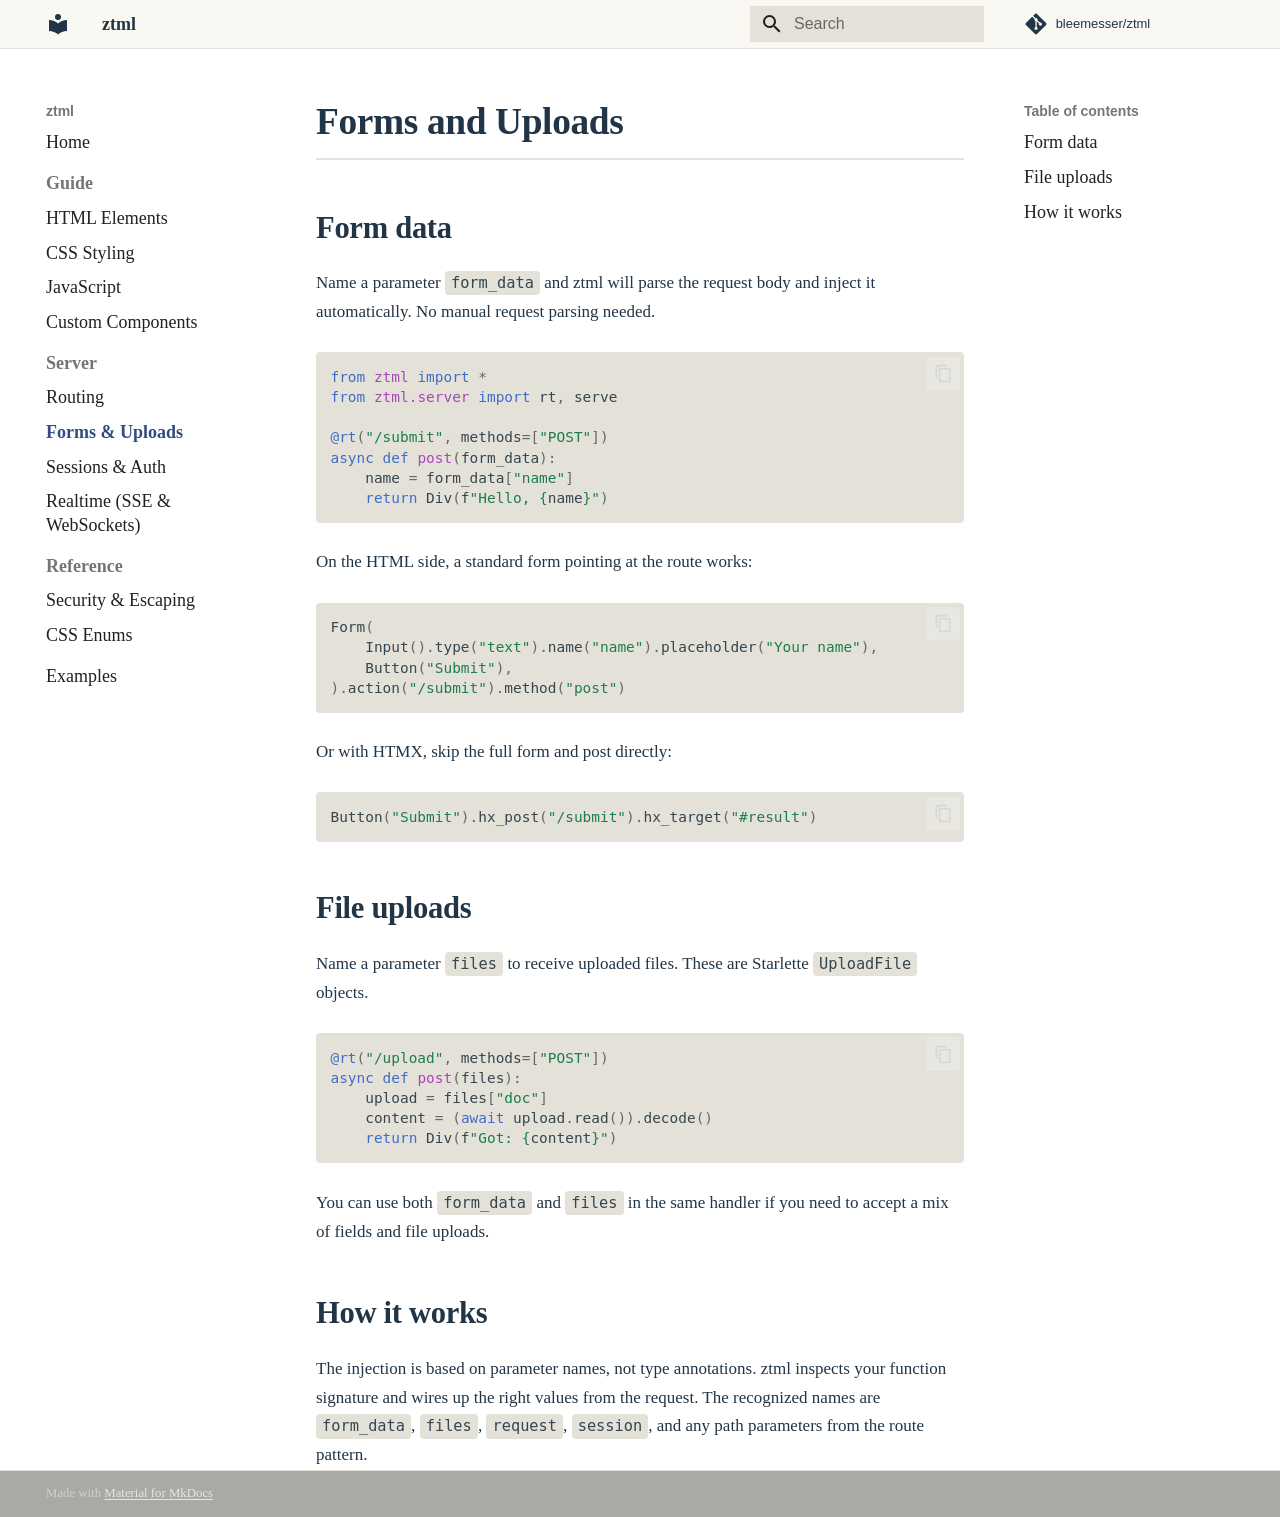
<file: server/forms/index.html>
<!doctype html>
<html lang="en" class="no-js">
  <head>
    
      <meta charset="utf-8">
      <meta name="viewport" content="width=device-width,initial-scale=1">
      
        <meta name="description" content="A Rust-backed framework for building websites in pure Python">
      
      
      
        <link rel="canonical" href="https://bleemesser.github.io/ztml/server/forms/">
      
      
        <link rel="prev" href="../routing/">
      
      
        <link rel="next" href="../sessions/">
      
      
        
      
      
      <link rel="icon" href="../../assets/images/favicon.png">
      <meta name="generator" content="mkdocs-1.6.1, mkdocs-material-9.7.6">
    
    
      
        <title>Forms & Uploads - ztml</title>
      
    
    
      <link rel="stylesheet" href="../../assets/stylesheets/main.484c7ddc.min.css">
      
        
        <link rel="stylesheet" href="../../assets/stylesheets/palette.ab4e12ef.min.css">
      
      


    
    
      
    
    
      
    
    
      <link rel="stylesheet" href="../../stylesheets/extra.css">
    
    <script>__md_scope=new URL("../..",location),__md_hash=e=>[...e].reduce(((e,_)=>(e<<5)-e+_.charCodeAt(0)),0),__md_get=(e,_=localStorage,t=__md_scope)=>JSON.parse(_.getItem(t.pathname+"."+e)),__md_set=(e,_,t=localStorage,a=__md_scope)=>{try{t.setItem(a.pathname+"."+e,JSON.stringify(_))}catch(e){}}</script>
    
      

    
    
  </head>
  
  
    
    
    
    
    
    <body dir="ltr" data-md-color-scheme="default" data-md-color-primary="white" data-md-color-accent="deep-orange">
  
    
    <input class="md-toggle" data-md-toggle="drawer" type="checkbox" id="__drawer" autocomplete="off">
    <input class="md-toggle" data-md-toggle="search" type="checkbox" id="__search" autocomplete="off">
    <label class="md-overlay" for="__drawer"></label>
    <div data-md-component="skip">
      
        
        <a href="#forms-and-uploads" class="md-skip">
          Skip to content
        </a>
      
    </div>
    <div data-md-component="announce">
      
    </div>
    
    
      

  

<header class="md-header md-header--shadow" data-md-component="header">
  <nav class="md-header__inner md-grid" aria-label="Header">
    <a href="../.." title="ztml" class="md-header__button md-logo" aria-label="ztml" data-md-component="logo">
      
  
  <svg xmlns="http://www.w3.org/2000/svg" viewBox="0 0 24 24"><path d="M12 8a3 3 0 0 0 3-3 3 3 0 0 0-3-3 3 3 0 0 0-3 3 3 3 0 0 0 3 3m0 3.54C9.64 9.35 6.5 8 3 8v11c3.5 0 6.64 1.35 9 3.54 2.36-2.19 5.5-3.54 9-3.54V8c-3.5 0-6.64 1.35-9 3.54"/></svg>

    </a>
    <label class="md-header__button md-icon" for="__drawer">
      
      <svg xmlns="http://www.w3.org/2000/svg" viewBox="0 0 24 24"><path d="M3 6h18v2H3zm0 5h18v2H3zm0 5h18v2H3z"/></svg>
    </label>
    <div class="md-header__title" data-md-component="header-title">
      <div class="md-header__ellipsis">
        <div class="md-header__topic">
          <span class="md-ellipsis">
            ztml
          </span>
        </div>
        <div class="md-header__topic" data-md-component="header-topic">
          <span class="md-ellipsis">
            
              Forms & Uploads
            
          </span>
        </div>
      </div>
    </div>
    
      
    
    
    
    
      
      
        <label class="md-header__button md-icon" for="__search">
          
          <svg xmlns="http://www.w3.org/2000/svg" viewBox="0 0 24 24"><path d="M9.5 3A6.5 6.5 0 0 1 16 9.5c0 1.61-.59 3.09-1.56 4.23l.27.27h.79l5 5-1.5 1.5-5-5v-.79l-.27-.27A6.52 6.52 0 0 1 9.5 16 6.5 6.5 0 0 1 3 9.5 6.5 6.5 0 0 1 9.5 3m0 2C7 5 5 7 5 9.5S7 14 9.5 14 14 12 14 9.5 12 5 9.5 5"/></svg>
        </label>
        <div class="md-search" data-md-component="search" role="dialog">
  <label class="md-search__overlay" for="__search"></label>
  <div class="md-search__inner" role="search">
    <form class="md-search__form" name="search">
      <input type="text" class="md-search__input" name="query" aria-label="Search" placeholder="Search" autocapitalize="off" autocorrect="off" autocomplete="off" spellcheck="false" data-md-component="search-query" required>
      <label class="md-search__icon md-icon" for="__search">
        
        <svg xmlns="http://www.w3.org/2000/svg" viewBox="0 0 24 24"><path d="M9.5 3A6.5 6.5 0 0 1 16 9.5c0 1.61-.59 3.09-1.56 4.23l.27.27h.79l5 5-1.5 1.5-5-5v-.79l-.27-.27A6.52 6.52 0 0 1 9.5 16 6.5 6.5 0 0 1 3 9.5 6.5 6.5 0 0 1 9.5 3m0 2C7 5 5 7 5 9.5S7 14 9.5 14 14 12 14 9.5 12 5 9.5 5"/></svg>
        
        <svg xmlns="http://www.w3.org/2000/svg" viewBox="0 0 24 24"><path d="M20 11v2H8l5.5 5.5-1.42 1.42L4.16 12l7.92-7.92L13.5 5.5 8 11z"/></svg>
      </label>
      <nav class="md-search__options" aria-label="Search">
        
        <button type="reset" class="md-search__icon md-icon" title="Clear" aria-label="Clear" tabindex="-1">
          
          <svg xmlns="http://www.w3.org/2000/svg" viewBox="0 0 24 24"><path d="M19 6.41 17.59 5 12 10.59 6.41 5 5 6.41 10.59 12 5 17.59 6.41 19 12 13.41 17.59 19 19 17.59 13.41 12z"/></svg>
        </button>
      </nav>
      
    </form>
    <div class="md-search__output">
      <div class="md-search__scrollwrap" tabindex="0" data-md-scrollfix>
        <div class="md-search-result" data-md-component="search-result">
          <div class="md-search-result__meta">
            Initializing search
          </div>
          <ol class="md-search-result__list" role="presentation"></ol>
        </div>
      </div>
    </div>
  </div>
</div>
      
    
    
      <div class="md-header__source">
        <a href="https://github.com/bleemesser/ztml" title="Go to repository" class="md-source" data-md-component="source">
  <div class="md-source__icon md-icon">
    
    <svg xmlns="http://www.w3.org/2000/svg" viewBox="0 0 448 512"><!--! Font Awesome Free 7.1.0 by @fontawesome - https://fontawesome.com License - https://fontawesome.com/license/free (Icons: CC BY 4.0, Fonts: SIL OFL 1.1, Code: MIT License) Copyright 2025 Fonticons, Inc.--><path d="M439.6 236.1 244 40.5c-5.4-5.5-12.8-8.5-20.4-8.5s-15 3-20.4 8.4L162.5 81l51.5 51.5c27.1-9.1 52.7 16.8 43.4 43.7l49.7 49.7c34.2-11.8 61.2 31 35.5 56.7-26.5 26.5-70.2-2.9-56-37.3L240.3 199v121.9c25.3 12.5 22.3 41.8 9.1 55-6.4 6.4-15.2 10.1-24.3 10.1s-17.8-3.6-24.3-10.1c-17.6-17.6-11.1-46.9 11.2-56v-123c-20.8-8.5-24.6-30.7-18.6-45L142.6 101 8.5 235.1C3 240.6 0 247.9 0 255.5s3 15 8.5 20.4l195.6 195.7c5.4 5.4 12.7 8.4 20.4 8.4s15-3 20.4-8.4l194.7-194.7c5.4-5.4 8.4-12.8 8.4-20.4s-3-15-8.4-20.4"/></svg>
  </div>
  <div class="md-source__repository">
    bleemesser/ztml
  </div>
</a>
      </div>
    
  </nav>
  
</header>
    
    <div class="md-container" data-md-component="container">
      
      
        
          
        
      
      <main class="md-main" data-md-component="main">
        <div class="md-main__inner md-grid">
          
            
              
              <div class="md-sidebar md-sidebar--primary" data-md-component="sidebar" data-md-type="navigation" >
                <div class="md-sidebar__scrollwrap">
                  <div class="md-sidebar__inner">
                    



<nav class="md-nav md-nav--primary" aria-label="Navigation" data-md-level="0">
  <label class="md-nav__title" for="__drawer">
    <a href="../.." title="ztml" class="md-nav__button md-logo" aria-label="ztml" data-md-component="logo">
      
  
  <svg xmlns="http://www.w3.org/2000/svg" viewBox="0 0 24 24"><path d="M12 8a3 3 0 0 0 3-3 3 3 0 0 0-3-3 3 3 0 0 0-3 3 3 3 0 0 0 3 3m0 3.54C9.64 9.35 6.5 8 3 8v11c3.5 0 6.64 1.35 9 3.54 2.36-2.19 5.5-3.54 9-3.54V8c-3.5 0-6.64 1.35-9 3.54"/></svg>

    </a>
    ztml
  </label>
  
    <div class="md-nav__source">
      <a href="https://github.com/bleemesser/ztml" title="Go to repository" class="md-source" data-md-component="source">
  <div class="md-source__icon md-icon">
    
    <svg xmlns="http://www.w3.org/2000/svg" viewBox="0 0 448 512"><!--! Font Awesome Free 7.1.0 by @fontawesome - https://fontawesome.com License - https://fontawesome.com/license/free (Icons: CC BY 4.0, Fonts: SIL OFL 1.1, Code: MIT License) Copyright 2025 Fonticons, Inc.--><path d="M439.6 236.1 244 40.5c-5.4-5.5-12.8-8.5-20.4-8.5s-15 3-20.4 8.4L162.5 81l51.5 51.5c27.1-9.1 52.7 16.8 43.4 43.7l49.7 49.7c34.2-11.8 61.2 31 35.5 56.7-26.5 26.5-70.2-2.9-56-37.3L240.3 199v121.9c25.3 12.5 22.3 41.8 9.1 55-6.4 6.4-15.2 10.1-24.3 10.1s-17.8-3.6-24.3-10.1c-17.6-17.6-11.1-46.9 11.2-56v-123c-20.8-8.5-24.6-30.7-18.6-45L142.6 101 8.5 235.1C3 240.6 0 247.9 0 255.5s3 15 8.5 20.4l195.6 195.7c5.4 5.4 12.7 8.4 20.4 8.4s15-3 20.4-8.4l194.7-194.7c5.4-5.4 8.4-12.8 8.4-20.4s-3-15-8.4-20.4"/></svg>
  </div>
  <div class="md-source__repository">
    bleemesser/ztml
  </div>
</a>
    </div>
  
  <ul class="md-nav__list" data-md-scrollfix>
    
      
      
  
  
  
  
    <li class="md-nav__item">
      <a href="../.." class="md-nav__link">
        
  
  
  <span class="md-ellipsis">
    
  
    Home
  

    
  </span>
  
  

      </a>
    </li>
  

    
      
      
  
  
  
  
    
    
    
    
      
        
        
      
    
    
    <li class="md-nav__item md-nav__item--section md-nav__item--nested">
      
        
        
          
        
        <input class="md-nav__toggle md-toggle md-toggle--indeterminate" type="checkbox" id="__nav_2" >
        
          
          <label class="md-nav__link" for="__nav_2" id="__nav_2_label" tabindex="">
            
  
  
  <span class="md-ellipsis">
    
  
    Guide
  

    
  </span>
  
  

            <span class="md-nav__icon md-icon"></span>
          </label>
        
        <nav class="md-nav" data-md-level="1" aria-labelledby="__nav_2_label" aria-expanded="false">
          <label class="md-nav__title" for="__nav_2">
            <span class="md-nav__icon md-icon"></span>
            
  
    Guide
  

          </label>
          <ul class="md-nav__list" data-md-scrollfix>
            
              
                
  
  
  
  
    <li class="md-nav__item">
      <a href="../../guide/html/" class="md-nav__link">
        
  
  
  <span class="md-ellipsis">
    
  
    HTML Elements
  

    
  </span>
  
  

      </a>
    </li>
  

              
            
              
                
  
  
  
  
    <li class="md-nav__item">
      <a href="../../guide/css/" class="md-nav__link">
        
  
  
  <span class="md-ellipsis">
    
  
    CSS Styling
  

    
  </span>
  
  

      </a>
    </li>
  

              
            
              
                
  
  
  
  
    <li class="md-nav__item">
      <a href="../../guide/js/" class="md-nav__link">
        
  
  
  <span class="md-ellipsis">
    
  
    JavaScript
  

    
  </span>
  
  

      </a>
    </li>
  

              
            
              
                
  
  
  
  
    <li class="md-nav__item">
      <a href="../../guide/components/" class="md-nav__link">
        
  
  
  <span class="md-ellipsis">
    
  
    Custom Components
  

    
  </span>
  
  

      </a>
    </li>
  

              
            
          </ul>
        </nav>
      
    </li>
  

    
      
      
  
  
    
  
  
  
    
    
    
    
      
        
        
      
    
    
    <li class="md-nav__item md-nav__item--active md-nav__item--section md-nav__item--nested">
      
        
        
        <input class="md-nav__toggle md-toggle " type="checkbox" id="__nav_3" checked>
        
          
          <label class="md-nav__link" for="__nav_3" id="__nav_3_label" tabindex="">
            
  
  
  <span class="md-ellipsis">
    
  
    Server
  

    
  </span>
  
  

            <span class="md-nav__icon md-icon"></span>
          </label>
        
        <nav class="md-nav" data-md-level="1" aria-labelledby="__nav_3_label" aria-expanded="true">
          <label class="md-nav__title" for="__nav_3">
            <span class="md-nav__icon md-icon"></span>
            
  
    Server
  

          </label>
          <ul class="md-nav__list" data-md-scrollfix>
            
              
                
  
  
  
  
    <li class="md-nav__item">
      <a href="../routing/" class="md-nav__link">
        
  
  
  <span class="md-ellipsis">
    
  
    Routing
  

    
  </span>
  
  

      </a>
    </li>
  

              
            
              
                
  
  
    
  
  
  
    <li class="md-nav__item md-nav__item--active">
      
      <input class="md-nav__toggle md-toggle" type="checkbox" id="__toc">
      
      
        
      
      
        <label class="md-nav__link md-nav__link--active" for="__toc">
          
  
  
  <span class="md-ellipsis">
    
  
    Forms & Uploads
  

    
  </span>
  
  

          <span class="md-nav__icon md-icon"></span>
        </label>
      
      <a href="./" class="md-nav__link md-nav__link--active">
        
  
  
  <span class="md-ellipsis">
    
  
    Forms & Uploads
  

    
  </span>
  
  

      </a>
      
        

<nav class="md-nav md-nav--secondary" aria-label="Table of contents">
  
  
  
    
  
  
    <label class="md-nav__title" for="__toc">
      <span class="md-nav__icon md-icon"></span>
      Table of contents
    </label>
    <ul class="md-nav__list" data-md-component="toc" data-md-scrollfix>
      
        <li class="md-nav__item">
  <a href="#form-data" class="md-nav__link">
    <span class="md-ellipsis">
      
        Form data
      
    </span>
  </a>
  
</li>
      
        <li class="md-nav__item">
  <a href="#file-uploads" class="md-nav__link">
    <span class="md-ellipsis">
      
        File uploads
      
    </span>
  </a>
  
</li>
      
        <li class="md-nav__item">
  <a href="#how-it-works" class="md-nav__link">
    <span class="md-ellipsis">
      
        How it works
      
    </span>
  </a>
  
</li>
      
    </ul>
  
</nav>
      
    </li>
  

              
            
              
                
  
  
  
  
    <li class="md-nav__item">
      <a href="../sessions/" class="md-nav__link">
        
  
  
  <span class="md-ellipsis">
    
  
    Sessions & Auth
  

    
  </span>
  
  

      </a>
    </li>
  

              
            
              
                
  
  
  
  
    <li class="md-nav__item">
      <a href="../realtime/" class="md-nav__link">
        
  
  
  <span class="md-ellipsis">
    
  
    Realtime (SSE & WebSockets)
  

    
  </span>
  
  

      </a>
    </li>
  

              
            
          </ul>
        </nav>
      
    </li>
  

    
      
      
  
  
  
  
    
    
    
    
      
        
        
      
    
    
    <li class="md-nav__item md-nav__item--section md-nav__item--nested">
      
        
        
          
        
        <input class="md-nav__toggle md-toggle md-toggle--indeterminate" type="checkbox" id="__nav_4" >
        
          
          <label class="md-nav__link" for="__nav_4" id="__nav_4_label" tabindex="">
            
  
  
  <span class="md-ellipsis">
    
  
    Reference
  

    
  </span>
  
  

            <span class="md-nav__icon md-icon"></span>
          </label>
        
        <nav class="md-nav" data-md-level="1" aria-labelledby="__nav_4_label" aria-expanded="false">
          <label class="md-nav__title" for="__nav_4">
            <span class="md-nav__icon md-icon"></span>
            
  
    Reference
  

          </label>
          <ul class="md-nav__list" data-md-scrollfix>
            
              
                
  
  
  
  
    <li class="md-nav__item">
      <a href="../../reference/security/" class="md-nav__link">
        
  
  
  <span class="md-ellipsis">
    
  
    Security & Escaping
  

    
  </span>
  
  

      </a>
    </li>
  

              
            
              
                
  
  
  
  
    <li class="md-nav__item">
      <a href="../../reference/enums/" class="md-nav__link">
        
  
  
  <span class="md-ellipsis">
    
  
    CSS Enums
  

    
  </span>
  
  

      </a>
    </li>
  

              
            
          </ul>
        </nav>
      
    </li>
  

    
      
      
  
  
  
  
    <li class="md-nav__item">
      <a href="../../examples/" class="md-nav__link">
        
  
  
  <span class="md-ellipsis">
    
  
    Examples
  

    
  </span>
  
  

      </a>
    </li>
  

    
  </ul>
</nav>
                  </div>
                </div>
              </div>
            
            
              
              <div class="md-sidebar md-sidebar--secondary" data-md-component="sidebar" data-md-type="toc" >
                <div class="md-sidebar__scrollwrap">
                  <div class="md-sidebar__inner">
                    

<nav class="md-nav md-nav--secondary" aria-label="Table of contents">
  
  
  
    
  
  
    <label class="md-nav__title" for="__toc">
      <span class="md-nav__icon md-icon"></span>
      Table of contents
    </label>
    <ul class="md-nav__list" data-md-component="toc" data-md-scrollfix>
      
        <li class="md-nav__item">
  <a href="#form-data" class="md-nav__link">
    <span class="md-ellipsis">
      
        Form data
      
    </span>
  </a>
  
</li>
      
        <li class="md-nav__item">
  <a href="#file-uploads" class="md-nav__link">
    <span class="md-ellipsis">
      
        File uploads
      
    </span>
  </a>
  
</li>
      
        <li class="md-nav__item">
  <a href="#how-it-works" class="md-nav__link">
    <span class="md-ellipsis">
      
        How it works
      
    </span>
  </a>
  
</li>
      
    </ul>
  
</nav>
                  </div>
                </div>
              </div>
            
          
          
            <div class="md-content" data-md-component="content">
              
              <article class="md-content__inner md-typeset">
                
                  


  
  


<h1 id="forms-and-uploads">Forms and Uploads<a class="headerlink" href="#forms-and-uploads" title="Permanent link">&para;</a></h1>
<h2 id="form-data">Form data<a class="headerlink" href="#form-data" title="Permanent link">&para;</a></h2>
<p>Name a parameter <code>form_data</code> and ztml will parse the request body and inject it automatically. No manual request parsing needed.</p>
<div class="highlight"><pre><span></span><code><a id="__codelineno-0-1" name="__codelineno-0-1" href="#__codelineno-0-1"></a><span class="kn">from</span><span class="w"> </span><span class="nn">ztml</span><span class="w"> </span><span class="kn">import</span> <span class="o">*</span>
<a id="__codelineno-0-2" name="__codelineno-0-2" href="#__codelineno-0-2"></a><span class="kn">from</span><span class="w"> </span><span class="nn">ztml.server</span><span class="w"> </span><span class="kn">import</span> <span class="n">rt</span><span class="p">,</span> <span class="n">serve</span>
<a id="__codelineno-0-3" name="__codelineno-0-3" href="#__codelineno-0-3"></a>
<a id="__codelineno-0-4" name="__codelineno-0-4" href="#__codelineno-0-4"></a><span class="nd">@rt</span><span class="p">(</span><span class="s2">&quot;/submit&quot;</span><span class="p">,</span> <span class="n">methods</span><span class="o">=</span><span class="p">[</span><span class="s2">&quot;POST&quot;</span><span class="p">])</span>
<a id="__codelineno-0-5" name="__codelineno-0-5" href="#__codelineno-0-5"></a><span class="k">async</span> <span class="k">def</span><span class="w"> </span><span class="nf">post</span><span class="p">(</span><span class="n">form_data</span><span class="p">):</span>
<a id="__codelineno-0-6" name="__codelineno-0-6" href="#__codelineno-0-6"></a>    <span class="n">name</span> <span class="o">=</span> <span class="n">form_data</span><span class="p">[</span><span class="s2">&quot;name&quot;</span><span class="p">]</span>
<a id="__codelineno-0-7" name="__codelineno-0-7" href="#__codelineno-0-7"></a>    <span class="k">return</span> <span class="n">Div</span><span class="p">(</span><span class="sa">f</span><span class="s2">&quot;Hello, </span><span class="si">{</span><span class="n">name</span><span class="si">}</span><span class="s2">&quot;</span><span class="p">)</span>
</code></pre></div>
<p>On the HTML side, a standard form pointing at the route works:</p>
<div class="highlight"><pre><span></span><code><a id="__codelineno-1-1" name="__codelineno-1-1" href="#__codelineno-1-1"></a><span class="n">Form</span><span class="p">(</span>
<a id="__codelineno-1-2" name="__codelineno-1-2" href="#__codelineno-1-2"></a>    <span class="n">Input</span><span class="p">()</span><span class="o">.</span><span class="n">type</span><span class="p">(</span><span class="s2">&quot;text&quot;</span><span class="p">)</span><span class="o">.</span><span class="n">name</span><span class="p">(</span><span class="s2">&quot;name&quot;</span><span class="p">)</span><span class="o">.</span><span class="n">placeholder</span><span class="p">(</span><span class="s2">&quot;Your name&quot;</span><span class="p">),</span>
<a id="__codelineno-1-3" name="__codelineno-1-3" href="#__codelineno-1-3"></a>    <span class="n">Button</span><span class="p">(</span><span class="s2">&quot;Submit&quot;</span><span class="p">),</span>
<a id="__codelineno-1-4" name="__codelineno-1-4" href="#__codelineno-1-4"></a><span class="p">)</span><span class="o">.</span><span class="n">action</span><span class="p">(</span><span class="s2">&quot;/submit&quot;</span><span class="p">)</span><span class="o">.</span><span class="n">method</span><span class="p">(</span><span class="s2">&quot;post&quot;</span><span class="p">)</span>
</code></pre></div>
<p>Or with HTMX, skip the full form and post directly:</p>
<div class="highlight"><pre><span></span><code><a id="__codelineno-2-1" name="__codelineno-2-1" href="#__codelineno-2-1"></a><span class="n">Button</span><span class="p">(</span><span class="s2">&quot;Submit&quot;</span><span class="p">)</span><span class="o">.</span><span class="n">hx_post</span><span class="p">(</span><span class="s2">&quot;/submit&quot;</span><span class="p">)</span><span class="o">.</span><span class="n">hx_target</span><span class="p">(</span><span class="s2">&quot;#result&quot;</span><span class="p">)</span>
</code></pre></div>
<h2 id="file-uploads">File uploads<a class="headerlink" href="#file-uploads" title="Permanent link">&para;</a></h2>
<p>Name a parameter <code>files</code> to receive uploaded files. These are Starlette <code>UploadFile</code> objects.</p>
<div class="highlight"><pre><span></span><code><a id="__codelineno-3-1" name="__codelineno-3-1" href="#__codelineno-3-1"></a><span class="nd">@rt</span><span class="p">(</span><span class="s2">&quot;/upload&quot;</span><span class="p">,</span> <span class="n">methods</span><span class="o">=</span><span class="p">[</span><span class="s2">&quot;POST&quot;</span><span class="p">])</span>
<a id="__codelineno-3-2" name="__codelineno-3-2" href="#__codelineno-3-2"></a><span class="k">async</span> <span class="k">def</span><span class="w"> </span><span class="nf">post</span><span class="p">(</span><span class="n">files</span><span class="p">):</span>
<a id="__codelineno-3-3" name="__codelineno-3-3" href="#__codelineno-3-3"></a>    <span class="n">upload</span> <span class="o">=</span> <span class="n">files</span><span class="p">[</span><span class="s2">&quot;doc&quot;</span><span class="p">]</span>
<a id="__codelineno-3-4" name="__codelineno-3-4" href="#__codelineno-3-4"></a>    <span class="n">content</span> <span class="o">=</span> <span class="p">(</span><span class="k">await</span> <span class="n">upload</span><span class="o">.</span><span class="n">read</span><span class="p">())</span><span class="o">.</span><span class="n">decode</span><span class="p">()</span>
<a id="__codelineno-3-5" name="__codelineno-3-5" href="#__codelineno-3-5"></a>    <span class="k">return</span> <span class="n">Div</span><span class="p">(</span><span class="sa">f</span><span class="s2">&quot;Got: </span><span class="si">{</span><span class="n">content</span><span class="si">}</span><span class="s2">&quot;</span><span class="p">)</span>
</code></pre></div>
<p>You can use both <code>form_data</code> and <code>files</code> in the same handler if you need to accept a mix of fields and file uploads.</p>
<h2 id="how-it-works">How it works<a class="headerlink" href="#how-it-works" title="Permanent link">&para;</a></h2>
<p>The injection is based on parameter names, not type annotations. ztml inspects your function signature and wires up the right values from the request. The recognized names are <code>form_data</code>, <code>files</code>, <code>request</code>, <code>session</code>, and any path parameters from the route pattern.</p>












                
              </article>
            </div>
          
          
<script>var target=document.getElementById(location.hash.slice(1));target&&target.name&&(target.checked=target.name.startsWith("__tabbed_"))</script>
        </div>
        
      </main>
      
        <footer class="md-footer">
  
  <div class="md-footer-meta md-typeset">
    <div class="md-footer-meta__inner md-grid">
      <div class="md-copyright">
  
  
    Made with
    <a href="https://squidfunk.github.io/mkdocs-material/" target="_blank" rel="noopener">
      Material for MkDocs
    </a>
  
</div>
      
    </div>
  </div>
</footer>
      
    </div>
    <div class="md-dialog" data-md-component="dialog">
      <div class="md-dialog__inner md-typeset"></div>
    </div>
    
    
    
      
      
      <script id="__config" type="application/json">{"annotate": null, "base": "../..", "features": ["navigation.sections", "navigation.expand", "content.code.copy", "search.highlight"], "search": "../../assets/javascripts/workers/search.2c215733.min.js", "tags": null, "translations": {"clipboard.copied": "Copied to clipboard", "clipboard.copy": "Copy to clipboard", "search.result.more.one": "1 more on this page", "search.result.more.other": "# more on this page", "search.result.none": "No matching documents", "search.result.one": "1 matching document", "search.result.other": "# matching documents", "search.result.placeholder": "Type to start searching", "search.result.term.missing": "Missing", "select.version": "Select version"}, "version": null}</script>
    
    
      <script src="../../assets/javascripts/bundle.79ae519e.min.js"></script>
      
    
  </body>
</html>
</file>
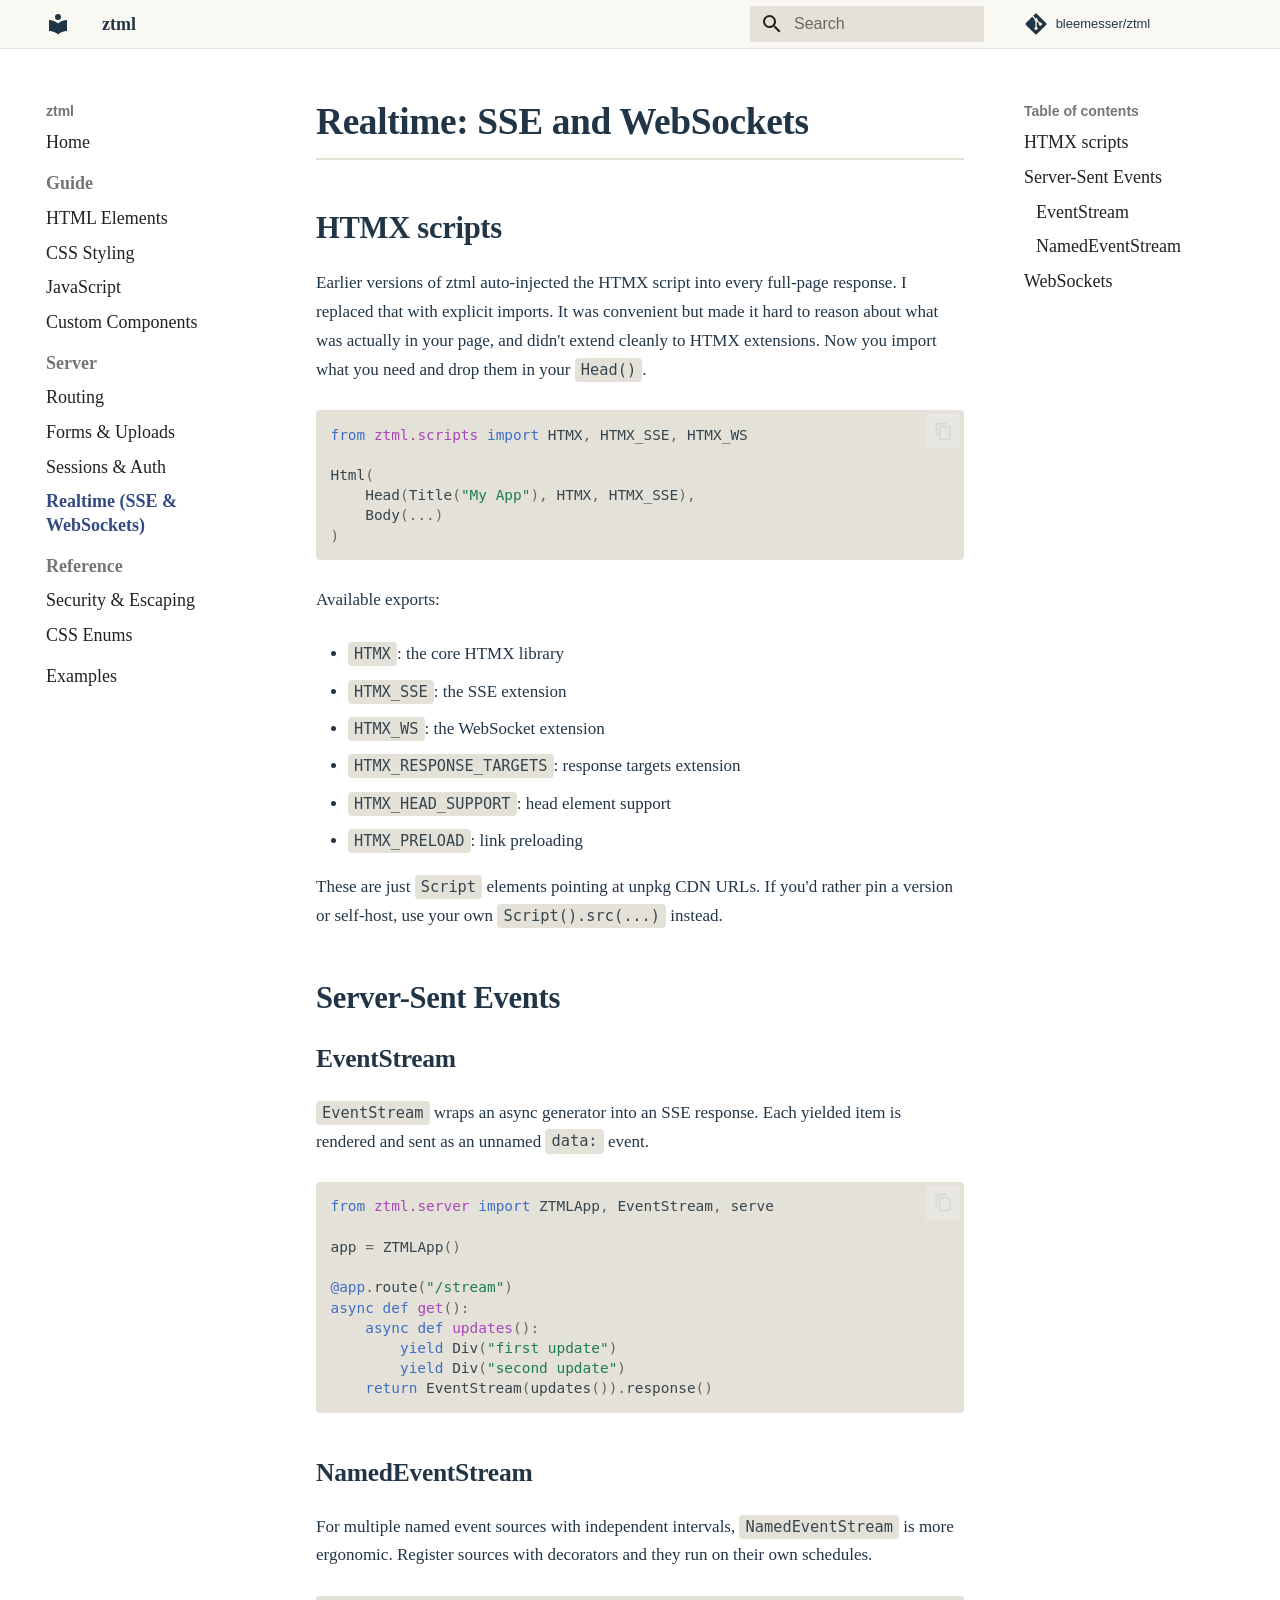
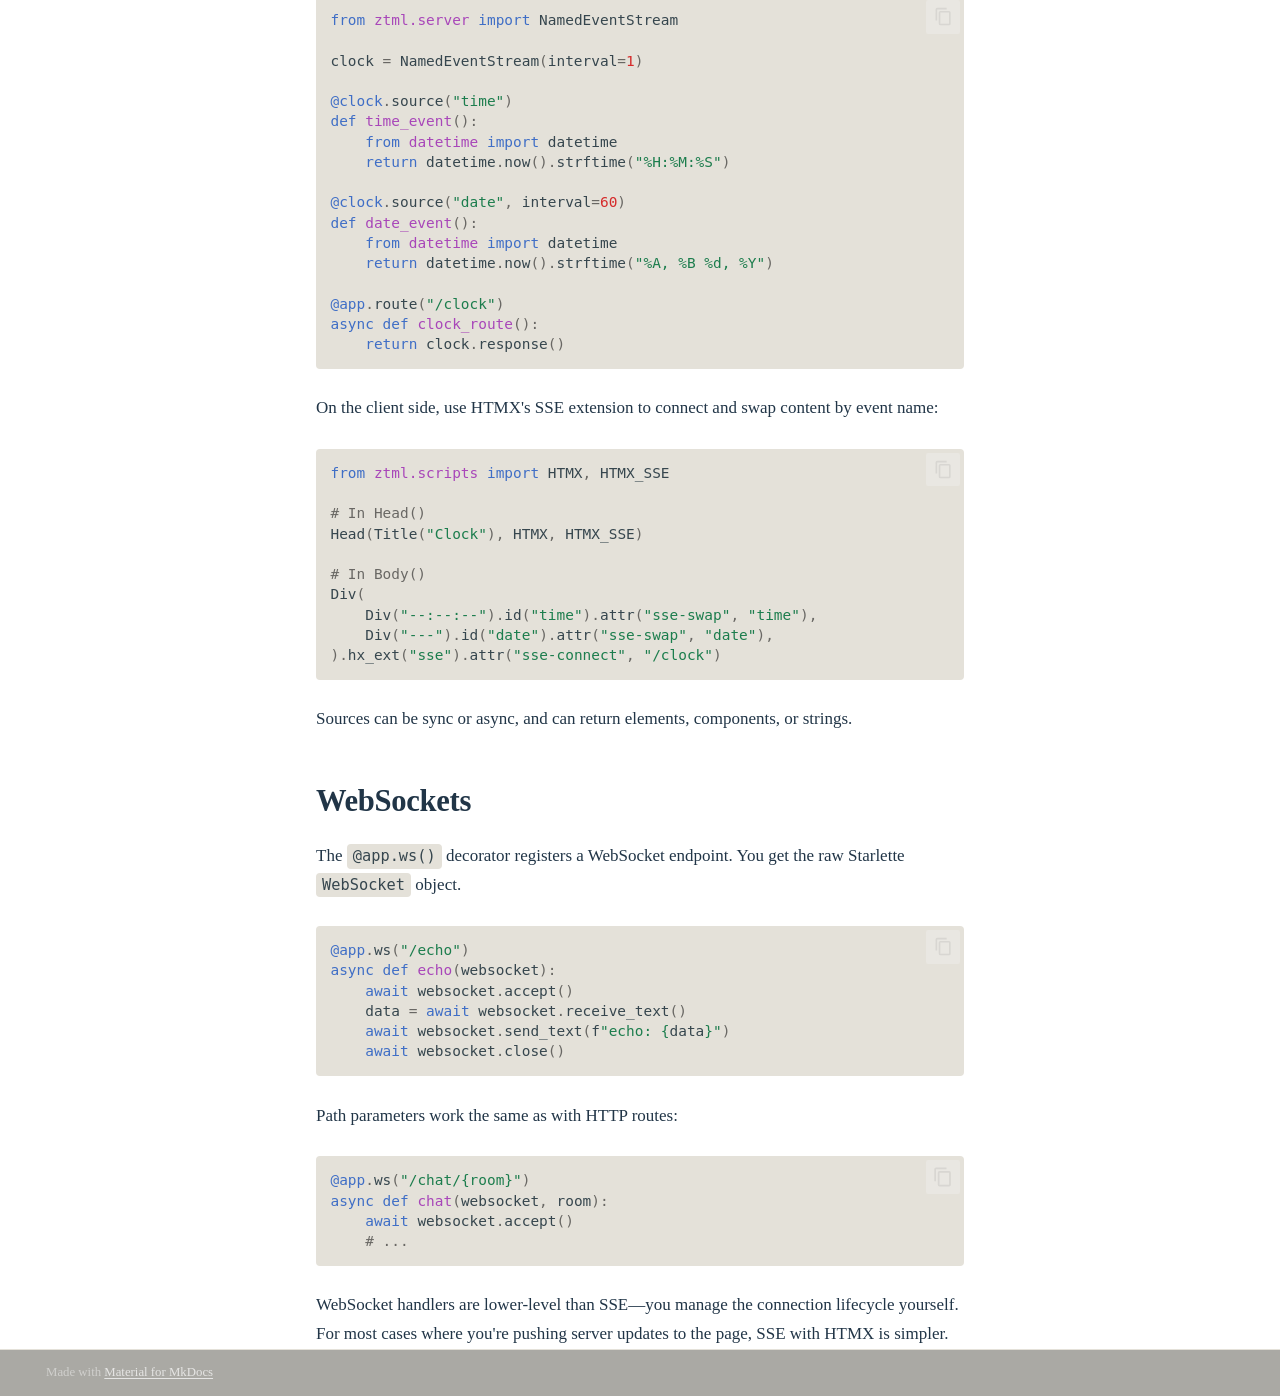
<file: server/realtime/index.html>
<!doctype html>
<html lang="en" class="no-js">
  <head>
    
      <meta charset="utf-8">
      <meta name="viewport" content="width=device-width,initial-scale=1">
      
        <meta name="description" content="A Rust-backed framework for building websites in pure Python">
      
      
      
        <link rel="canonical" href="https://bleemesser.github.io/ztml/server/realtime/">
      
      
        <link rel="prev" href="../sessions/">
      
      
        <link rel="next" href="../../reference/security/">
      
      
        
      
      
      <link rel="icon" href="../../assets/images/favicon.png">
      <meta name="generator" content="mkdocs-1.6.1, mkdocs-material-9.7.6">
    
    
      
        <title>Realtime (SSE & WebSockets) - ztml</title>
      
    
    
      <link rel="stylesheet" href="../../assets/stylesheets/main.484c7ddc.min.css">
      
        
        <link rel="stylesheet" href="../../assets/stylesheets/palette.ab4e12ef.min.css">
      
      


    
    
      
    
    
      
    
    
      <link rel="stylesheet" href="../../stylesheets/extra.css">
    
    <script>__md_scope=new URL("../..",location),__md_hash=e=>[...e].reduce(((e,_)=>(e<<5)-e+_.charCodeAt(0)),0),__md_get=(e,_=localStorage,t=__md_scope)=>JSON.parse(_.getItem(t.pathname+"."+e)),__md_set=(e,_,t=localStorage,a=__md_scope)=>{try{t.setItem(a.pathname+"."+e,JSON.stringify(_))}catch(e){}}</script>
    
      

    
    
  </head>
  
  
    
    
    
    
    
    <body dir="ltr" data-md-color-scheme="default" data-md-color-primary="white" data-md-color-accent="deep-orange">
  
    
    <input class="md-toggle" data-md-toggle="drawer" type="checkbox" id="__drawer" autocomplete="off">
    <input class="md-toggle" data-md-toggle="search" type="checkbox" id="__search" autocomplete="off">
    <label class="md-overlay" for="__drawer"></label>
    <div data-md-component="skip">
      
        
        <a href="#realtime-sse-and-websockets" class="md-skip">
          Skip to content
        </a>
      
    </div>
    <div data-md-component="announce">
      
    </div>
    
    
      

  

<header class="md-header md-header--shadow" data-md-component="header">
  <nav class="md-header__inner md-grid" aria-label="Header">
    <a href="../.." title="ztml" class="md-header__button md-logo" aria-label="ztml" data-md-component="logo">
      
  
  <svg xmlns="http://www.w3.org/2000/svg" viewBox="0 0 24 24"><path d="M12 8a3 3 0 0 0 3-3 3 3 0 0 0-3-3 3 3 0 0 0-3 3 3 3 0 0 0 3 3m0 3.54C9.64 9.35 6.5 8 3 8v11c3.5 0 6.64 1.35 9 3.54 2.36-2.19 5.5-3.54 9-3.54V8c-3.5 0-6.64 1.35-9 3.54"/></svg>

    </a>
    <label class="md-header__button md-icon" for="__drawer">
      
      <svg xmlns="http://www.w3.org/2000/svg" viewBox="0 0 24 24"><path d="M3 6h18v2H3zm0 5h18v2H3zm0 5h18v2H3z"/></svg>
    </label>
    <div class="md-header__title" data-md-component="header-title">
      <div class="md-header__ellipsis">
        <div class="md-header__topic">
          <span class="md-ellipsis">
            ztml
          </span>
        </div>
        <div class="md-header__topic" data-md-component="header-topic">
          <span class="md-ellipsis">
            
              Realtime (SSE & WebSockets)
            
          </span>
        </div>
      </div>
    </div>
    
      
    
    
    
    
      
      
        <label class="md-header__button md-icon" for="__search">
          
          <svg xmlns="http://www.w3.org/2000/svg" viewBox="0 0 24 24"><path d="M9.5 3A6.5 6.5 0 0 1 16 9.5c0 1.61-.59 3.09-1.56 4.23l.27.27h.79l5 5-1.5 1.5-5-5v-.79l-.27-.27A6.52 6.52 0 0 1 9.5 16 6.5 6.5 0 0 1 3 9.5 6.5 6.5 0 0 1 9.5 3m0 2C7 5 5 7 5 9.5S7 14 9.5 14 14 12 14 9.5 12 5 9.5 5"/></svg>
        </label>
        <div class="md-search" data-md-component="search" role="dialog">
  <label class="md-search__overlay" for="__search"></label>
  <div class="md-search__inner" role="search">
    <form class="md-search__form" name="search">
      <input type="text" class="md-search__input" name="query" aria-label="Search" placeholder="Search" autocapitalize="off" autocorrect="off" autocomplete="off" spellcheck="false" data-md-component="search-query" required>
      <label class="md-search__icon md-icon" for="__search">
        
        <svg xmlns="http://www.w3.org/2000/svg" viewBox="0 0 24 24"><path d="M9.5 3A6.5 6.5 0 0 1 16 9.5c0 1.61-.59 3.09-1.56 4.23l.27.27h.79l5 5-1.5 1.5-5-5v-.79l-.27-.27A6.52 6.52 0 0 1 9.5 16 6.5 6.5 0 0 1 3 9.5 6.5 6.5 0 0 1 9.5 3m0 2C7 5 5 7 5 9.5S7 14 9.5 14 14 12 14 9.5 12 5 9.5 5"/></svg>
        
        <svg xmlns="http://www.w3.org/2000/svg" viewBox="0 0 24 24"><path d="M20 11v2H8l5.5 5.5-1.42 1.42L4.16 12l7.92-7.92L13.5 5.5 8 11z"/></svg>
      </label>
      <nav class="md-search__options" aria-label="Search">
        
        <button type="reset" class="md-search__icon md-icon" title="Clear" aria-label="Clear" tabindex="-1">
          
          <svg xmlns="http://www.w3.org/2000/svg" viewBox="0 0 24 24"><path d="M19 6.41 17.59 5 12 10.59 6.41 5 5 6.41 10.59 12 5 17.59 6.41 19 12 13.41 17.59 19 19 17.59 13.41 12z"/></svg>
        </button>
      </nav>
      
    </form>
    <div class="md-search__output">
      <div class="md-search__scrollwrap" tabindex="0" data-md-scrollfix>
        <div class="md-search-result" data-md-component="search-result">
          <div class="md-search-result__meta">
            Initializing search
          </div>
          <ol class="md-search-result__list" role="presentation"></ol>
        </div>
      </div>
    </div>
  </div>
</div>
      
    
    
      <div class="md-header__source">
        <a href="https://github.com/bleemesser/ztml" title="Go to repository" class="md-source" data-md-component="source">
  <div class="md-source__icon md-icon">
    
    <svg xmlns="http://www.w3.org/2000/svg" viewBox="0 0 448 512"><!--! Font Awesome Free 7.1.0 by @fontawesome - https://fontawesome.com License - https://fontawesome.com/license/free (Icons: CC BY 4.0, Fonts: SIL OFL 1.1, Code: MIT License) Copyright 2025 Fonticons, Inc.--><path d="M439.6 236.1 244 40.5c-5.4-5.5-12.8-8.5-20.4-8.5s-15 3-20.4 8.4L162.5 81l51.5 51.5c27.1-9.1 52.7 16.8 43.4 43.7l49.7 49.7c34.2-11.8 61.2 31 35.5 56.7-26.5 26.5-70.2-2.9-56-37.3L240.3 199v121.9c25.3 12.5 22.3 41.8 9.1 55-6.4 6.4-15.2 10.1-24.3 10.1s-17.8-3.6-24.3-10.1c-17.6-17.6-11.1-46.9 11.2-56v-123c-20.8-8.5-24.6-30.7-18.6-45L142.6 101 8.5 235.1C3 240.6 0 247.9 0 255.5s3 15 8.5 20.4l195.6 195.7c5.4 5.4 12.7 8.4 20.4 8.4s15-3 20.4-8.4l194.7-194.7c5.4-5.4 8.4-12.8 8.4-20.4s-3-15-8.4-20.4"/></svg>
  </div>
  <div class="md-source__repository">
    bleemesser/ztml
  </div>
</a>
      </div>
    
  </nav>
  
</header>
    
    <div class="md-container" data-md-component="container">
      
      
        
          
        
      
      <main class="md-main" data-md-component="main">
        <div class="md-main__inner md-grid">
          
            
              
              <div class="md-sidebar md-sidebar--primary" data-md-component="sidebar" data-md-type="navigation" >
                <div class="md-sidebar__scrollwrap">
                  <div class="md-sidebar__inner">
                    



<nav class="md-nav md-nav--primary" aria-label="Navigation" data-md-level="0">
  <label class="md-nav__title" for="__drawer">
    <a href="../.." title="ztml" class="md-nav__button md-logo" aria-label="ztml" data-md-component="logo">
      
  
  <svg xmlns="http://www.w3.org/2000/svg" viewBox="0 0 24 24"><path d="M12 8a3 3 0 0 0 3-3 3 3 0 0 0-3-3 3 3 0 0 0-3 3 3 3 0 0 0 3 3m0 3.54C9.64 9.35 6.5 8 3 8v11c3.5 0 6.64 1.35 9 3.54 2.36-2.19 5.5-3.54 9-3.54V8c-3.5 0-6.64 1.35-9 3.54"/></svg>

    </a>
    ztml
  </label>
  
    <div class="md-nav__source">
      <a href="https://github.com/bleemesser/ztml" title="Go to repository" class="md-source" data-md-component="source">
  <div class="md-source__icon md-icon">
    
    <svg xmlns="http://www.w3.org/2000/svg" viewBox="0 0 448 512"><!--! Font Awesome Free 7.1.0 by @fontawesome - https://fontawesome.com License - https://fontawesome.com/license/free (Icons: CC BY 4.0, Fonts: SIL OFL 1.1, Code: MIT License) Copyright 2025 Fonticons, Inc.--><path d="M439.6 236.1 244 40.5c-5.4-5.5-12.8-8.5-20.4-8.5s-15 3-20.4 8.4L162.5 81l51.5 51.5c27.1-9.1 52.7 16.8 43.4 43.7l49.7 49.7c34.2-11.8 61.2 31 35.5 56.7-26.5 26.5-70.2-2.9-56-37.3L240.3 199v121.9c25.3 12.5 22.3 41.8 9.1 55-6.4 6.4-15.2 10.1-24.3 10.1s-17.8-3.6-24.3-10.1c-17.6-17.6-11.1-46.9 11.2-56v-123c-20.8-8.5-24.6-30.7-18.6-45L142.6 101 8.5 235.1C3 240.6 0 247.9 0 255.5s3 15 8.5 20.4l195.6 195.7c5.4 5.4 12.7 8.4 20.4 8.4s15-3 20.4-8.4l194.7-194.7c5.4-5.4 8.4-12.8 8.4-20.4s-3-15-8.4-20.4"/></svg>
  </div>
  <div class="md-source__repository">
    bleemesser/ztml
  </div>
</a>
    </div>
  
  <ul class="md-nav__list" data-md-scrollfix>
    
      
      
  
  
  
  
    <li class="md-nav__item">
      <a href="../.." class="md-nav__link">
        
  
  
  <span class="md-ellipsis">
    
  
    Home
  

    
  </span>
  
  

      </a>
    </li>
  

    
      
      
  
  
  
  
    
    
    
    
      
        
        
      
    
    
    <li class="md-nav__item md-nav__item--section md-nav__item--nested">
      
        
        
          
        
        <input class="md-nav__toggle md-toggle md-toggle--indeterminate" type="checkbox" id="__nav_2" >
        
          
          <label class="md-nav__link" for="__nav_2" id="__nav_2_label" tabindex="">
            
  
  
  <span class="md-ellipsis">
    
  
    Guide
  

    
  </span>
  
  

            <span class="md-nav__icon md-icon"></span>
          </label>
        
        <nav class="md-nav" data-md-level="1" aria-labelledby="__nav_2_label" aria-expanded="false">
          <label class="md-nav__title" for="__nav_2">
            <span class="md-nav__icon md-icon"></span>
            
  
    Guide
  

          </label>
          <ul class="md-nav__list" data-md-scrollfix>
            
              
                
  
  
  
  
    <li class="md-nav__item">
      <a href="../../guide/html/" class="md-nav__link">
        
  
  
  <span class="md-ellipsis">
    
  
    HTML Elements
  

    
  </span>
  
  

      </a>
    </li>
  

              
            
              
                
  
  
  
  
    <li class="md-nav__item">
      <a href="../../guide/css/" class="md-nav__link">
        
  
  
  <span class="md-ellipsis">
    
  
    CSS Styling
  

    
  </span>
  
  

      </a>
    </li>
  

              
            
              
                
  
  
  
  
    <li class="md-nav__item">
      <a href="../../guide/js/" class="md-nav__link">
        
  
  
  <span class="md-ellipsis">
    
  
    JavaScript
  

    
  </span>
  
  

      </a>
    </li>
  

              
            
              
                
  
  
  
  
    <li class="md-nav__item">
      <a href="../../guide/components/" class="md-nav__link">
        
  
  
  <span class="md-ellipsis">
    
  
    Custom Components
  

    
  </span>
  
  

      </a>
    </li>
  

              
            
          </ul>
        </nav>
      
    </li>
  

    
      
      
  
  
    
  
  
  
    
    
    
    
      
        
        
      
    
    
    <li class="md-nav__item md-nav__item--active md-nav__item--section md-nav__item--nested">
      
        
        
        <input class="md-nav__toggle md-toggle " type="checkbox" id="__nav_3" checked>
        
          
          <label class="md-nav__link" for="__nav_3" id="__nav_3_label" tabindex="">
            
  
  
  <span class="md-ellipsis">
    
  
    Server
  

    
  </span>
  
  

            <span class="md-nav__icon md-icon"></span>
          </label>
        
        <nav class="md-nav" data-md-level="1" aria-labelledby="__nav_3_label" aria-expanded="true">
          <label class="md-nav__title" for="__nav_3">
            <span class="md-nav__icon md-icon"></span>
            
  
    Server
  

          </label>
          <ul class="md-nav__list" data-md-scrollfix>
            
              
                
  
  
  
  
    <li class="md-nav__item">
      <a href="../routing/" class="md-nav__link">
        
  
  
  <span class="md-ellipsis">
    
  
    Routing
  

    
  </span>
  
  

      </a>
    </li>
  

              
            
              
                
  
  
  
  
    <li class="md-nav__item">
      <a href="../forms/" class="md-nav__link">
        
  
  
  <span class="md-ellipsis">
    
  
    Forms & Uploads
  

    
  </span>
  
  

      </a>
    </li>
  

              
            
              
                
  
  
  
  
    <li class="md-nav__item">
      <a href="../sessions/" class="md-nav__link">
        
  
  
  <span class="md-ellipsis">
    
  
    Sessions & Auth
  

    
  </span>
  
  

      </a>
    </li>
  

              
            
              
                
  
  
    
  
  
  
    <li class="md-nav__item md-nav__item--active">
      
      <input class="md-nav__toggle md-toggle" type="checkbox" id="__toc">
      
      
        
      
      
        <label class="md-nav__link md-nav__link--active" for="__toc">
          
  
  
  <span class="md-ellipsis">
    
  
    Realtime (SSE & WebSockets)
  

    
  </span>
  
  

          <span class="md-nav__icon md-icon"></span>
        </label>
      
      <a href="./" class="md-nav__link md-nav__link--active">
        
  
  
  <span class="md-ellipsis">
    
  
    Realtime (SSE & WebSockets)
  

    
  </span>
  
  

      </a>
      
        

<nav class="md-nav md-nav--secondary" aria-label="Table of contents">
  
  
  
    
  
  
    <label class="md-nav__title" for="__toc">
      <span class="md-nav__icon md-icon"></span>
      Table of contents
    </label>
    <ul class="md-nav__list" data-md-component="toc" data-md-scrollfix>
      
        <li class="md-nav__item">
  <a href="#htmx-scripts" class="md-nav__link">
    <span class="md-ellipsis">
      
        HTMX scripts
      
    </span>
  </a>
  
</li>
      
        <li class="md-nav__item">
  <a href="#server-sent-events" class="md-nav__link">
    <span class="md-ellipsis">
      
        Server-Sent Events
      
    </span>
  </a>
  
    <nav class="md-nav" aria-label="Server-Sent Events">
      <ul class="md-nav__list">
        
          <li class="md-nav__item">
  <a href="#eventstream" class="md-nav__link">
    <span class="md-ellipsis">
      
        EventStream
      
    </span>
  </a>
  
</li>
        
          <li class="md-nav__item">
  <a href="#namedeventstream" class="md-nav__link">
    <span class="md-ellipsis">
      
        NamedEventStream
      
    </span>
  </a>
  
</li>
        
      </ul>
    </nav>
  
</li>
      
        <li class="md-nav__item">
  <a href="#websockets" class="md-nav__link">
    <span class="md-ellipsis">
      
        WebSockets
      
    </span>
  </a>
  
</li>
      
    </ul>
  
</nav>
      
    </li>
  

              
            
          </ul>
        </nav>
      
    </li>
  

    
      
      
  
  
  
  
    
    
    
    
      
        
        
      
    
    
    <li class="md-nav__item md-nav__item--section md-nav__item--nested">
      
        
        
          
        
        <input class="md-nav__toggle md-toggle md-toggle--indeterminate" type="checkbox" id="__nav_4" >
        
          
          <label class="md-nav__link" for="__nav_4" id="__nav_4_label" tabindex="">
            
  
  
  <span class="md-ellipsis">
    
  
    Reference
  

    
  </span>
  
  

            <span class="md-nav__icon md-icon"></span>
          </label>
        
        <nav class="md-nav" data-md-level="1" aria-labelledby="__nav_4_label" aria-expanded="false">
          <label class="md-nav__title" for="__nav_4">
            <span class="md-nav__icon md-icon"></span>
            
  
    Reference
  

          </label>
          <ul class="md-nav__list" data-md-scrollfix>
            
              
                
  
  
  
  
    <li class="md-nav__item">
      <a href="../../reference/security/" class="md-nav__link">
        
  
  
  <span class="md-ellipsis">
    
  
    Security & Escaping
  

    
  </span>
  
  

      </a>
    </li>
  

              
            
              
                
  
  
  
  
    <li class="md-nav__item">
      <a href="../../reference/enums/" class="md-nav__link">
        
  
  
  <span class="md-ellipsis">
    
  
    CSS Enums
  

    
  </span>
  
  

      </a>
    </li>
  

              
            
          </ul>
        </nav>
      
    </li>
  

    
      
      
  
  
  
  
    <li class="md-nav__item">
      <a href="../../examples/" class="md-nav__link">
        
  
  
  <span class="md-ellipsis">
    
  
    Examples
  

    
  </span>
  
  

      </a>
    </li>
  

    
  </ul>
</nav>
                  </div>
                </div>
              </div>
            
            
              
              <div class="md-sidebar md-sidebar--secondary" data-md-component="sidebar" data-md-type="toc" >
                <div class="md-sidebar__scrollwrap">
                  <div class="md-sidebar__inner">
                    

<nav class="md-nav md-nav--secondary" aria-label="Table of contents">
  
  
  
    
  
  
    <label class="md-nav__title" for="__toc">
      <span class="md-nav__icon md-icon"></span>
      Table of contents
    </label>
    <ul class="md-nav__list" data-md-component="toc" data-md-scrollfix>
      
        <li class="md-nav__item">
  <a href="#htmx-scripts" class="md-nav__link">
    <span class="md-ellipsis">
      
        HTMX scripts
      
    </span>
  </a>
  
</li>
      
        <li class="md-nav__item">
  <a href="#server-sent-events" class="md-nav__link">
    <span class="md-ellipsis">
      
        Server-Sent Events
      
    </span>
  </a>
  
    <nav class="md-nav" aria-label="Server-Sent Events">
      <ul class="md-nav__list">
        
          <li class="md-nav__item">
  <a href="#eventstream" class="md-nav__link">
    <span class="md-ellipsis">
      
        EventStream
      
    </span>
  </a>
  
</li>
        
          <li class="md-nav__item">
  <a href="#namedeventstream" class="md-nav__link">
    <span class="md-ellipsis">
      
        NamedEventStream
      
    </span>
  </a>
  
</li>
        
      </ul>
    </nav>
  
</li>
      
        <li class="md-nav__item">
  <a href="#websockets" class="md-nav__link">
    <span class="md-ellipsis">
      
        WebSockets
      
    </span>
  </a>
  
</li>
      
    </ul>
  
</nav>
                  </div>
                </div>
              </div>
            
          
          
            <div class="md-content" data-md-component="content">
              
              <article class="md-content__inner md-typeset">
                
                  


  
  


<h1 id="realtime-sse-and-websockets">Realtime: SSE and WebSockets<a class="headerlink" href="#realtime-sse-and-websockets" title="Permanent link">&para;</a></h1>
<h2 id="htmx-scripts">HTMX scripts<a class="headerlink" href="#htmx-scripts" title="Permanent link">&para;</a></h2>
<p>Earlier versions of ztml auto-injected the HTMX script into every full-page response. I replaced that with explicit imports. It was convenient but made it hard to reason about what was actually in your page, and didn't extend cleanly to HTMX extensions. Now you import what you need and drop them in your <code>Head()</code>.</p>
<div class="highlight"><pre><span></span><code><a id="__codelineno-0-1" name="__codelineno-0-1" href="#__codelineno-0-1"></a><span class="kn">from</span><span class="w"> </span><span class="nn">ztml.scripts</span><span class="w"> </span><span class="kn">import</span> <span class="n">HTMX</span><span class="p">,</span> <span class="n">HTMX_SSE</span><span class="p">,</span> <span class="n">HTMX_WS</span>
<a id="__codelineno-0-2" name="__codelineno-0-2" href="#__codelineno-0-2"></a>
<a id="__codelineno-0-3" name="__codelineno-0-3" href="#__codelineno-0-3"></a><span class="n">Html</span><span class="p">(</span>
<a id="__codelineno-0-4" name="__codelineno-0-4" href="#__codelineno-0-4"></a>    <span class="n">Head</span><span class="p">(</span><span class="n">Title</span><span class="p">(</span><span class="s2">&quot;My App&quot;</span><span class="p">),</span> <span class="n">HTMX</span><span class="p">,</span> <span class="n">HTMX_SSE</span><span class="p">),</span>
<a id="__codelineno-0-5" name="__codelineno-0-5" href="#__codelineno-0-5"></a>    <span class="n">Body</span><span class="p">(</span><span class="o">...</span><span class="p">)</span>
<a id="__codelineno-0-6" name="__codelineno-0-6" href="#__codelineno-0-6"></a><span class="p">)</span>
</code></pre></div>
<p>Available exports:</p>
<ul>
<li><code>HTMX</code>: the core HTMX library</li>
<li><code>HTMX_SSE</code>: the SSE extension</li>
<li><code>HTMX_WS</code>: the WebSocket extension</li>
<li><code>HTMX_RESPONSE_TARGETS</code>: response targets extension</li>
<li><code>HTMX_HEAD_SUPPORT</code>: head element support</li>
<li><code>HTMX_PRELOAD</code>: link preloading</li>
</ul>
<p>These are just <code>Script</code> elements pointing at unpkg CDN URLs. If you'd rather pin a version or self-host, use your own <code>Script().src(...)</code> instead.</p>
<h2 id="server-sent-events">Server-Sent Events<a class="headerlink" href="#server-sent-events" title="Permanent link">&para;</a></h2>
<h3 id="eventstream">EventStream<a class="headerlink" href="#eventstream" title="Permanent link">&para;</a></h3>
<p><code>EventStream</code> wraps an async generator into an SSE response. Each yielded item is rendered and sent as an unnamed <code>data:</code> event.</p>
<div class="highlight"><pre><span></span><code><a id="__codelineno-1-1" name="__codelineno-1-1" href="#__codelineno-1-1"></a><span class="kn">from</span><span class="w"> </span><span class="nn">ztml.server</span><span class="w"> </span><span class="kn">import</span> <span class="n">ZTMLApp</span><span class="p">,</span> <span class="n">EventStream</span><span class="p">,</span> <span class="n">serve</span>
<a id="__codelineno-1-2" name="__codelineno-1-2" href="#__codelineno-1-2"></a>
<a id="__codelineno-1-3" name="__codelineno-1-3" href="#__codelineno-1-3"></a><span class="n">app</span> <span class="o">=</span> <span class="n">ZTMLApp</span><span class="p">()</span>
<a id="__codelineno-1-4" name="__codelineno-1-4" href="#__codelineno-1-4"></a>
<a id="__codelineno-1-5" name="__codelineno-1-5" href="#__codelineno-1-5"></a><span class="nd">@app</span><span class="o">.</span><span class="n">route</span><span class="p">(</span><span class="s2">&quot;/stream&quot;</span><span class="p">)</span>
<a id="__codelineno-1-6" name="__codelineno-1-6" href="#__codelineno-1-6"></a><span class="k">async</span> <span class="k">def</span><span class="w"> </span><span class="nf">get</span><span class="p">():</span>
<a id="__codelineno-1-7" name="__codelineno-1-7" href="#__codelineno-1-7"></a>    <span class="k">async</span> <span class="k">def</span><span class="w"> </span><span class="nf">updates</span><span class="p">():</span>
<a id="__codelineno-1-8" name="__codelineno-1-8" href="#__codelineno-1-8"></a>        <span class="k">yield</span> <span class="n">Div</span><span class="p">(</span><span class="s2">&quot;first update&quot;</span><span class="p">)</span>
<a id="__codelineno-1-9" name="__codelineno-1-9" href="#__codelineno-1-9"></a>        <span class="k">yield</span> <span class="n">Div</span><span class="p">(</span><span class="s2">&quot;second update&quot;</span><span class="p">)</span>
<a id="__codelineno-1-10" name="__codelineno-1-10" href="#__codelineno-1-10"></a>    <span class="k">return</span> <span class="n">EventStream</span><span class="p">(</span><span class="n">updates</span><span class="p">())</span><span class="o">.</span><span class="n">response</span><span class="p">()</span>
</code></pre></div>
<h3 id="namedeventstream">NamedEventStream<a class="headerlink" href="#namedeventstream" title="Permanent link">&para;</a></h3>
<p>For multiple named event sources with independent intervals, <code>NamedEventStream</code> is more ergonomic. Register sources with decorators and they run on their own schedules.</p>
<div class="highlight"><pre><span></span><code><a id="__codelineno-2-1" name="__codelineno-2-1" href="#__codelineno-2-1"></a><span class="kn">from</span><span class="w"> </span><span class="nn">ztml.server</span><span class="w"> </span><span class="kn">import</span> <span class="n">NamedEventStream</span>
<a id="__codelineno-2-2" name="__codelineno-2-2" href="#__codelineno-2-2"></a>
<a id="__codelineno-2-3" name="__codelineno-2-3" href="#__codelineno-2-3"></a><span class="n">clock</span> <span class="o">=</span> <span class="n">NamedEventStream</span><span class="p">(</span><span class="n">interval</span><span class="o">=</span><span class="mi">1</span><span class="p">)</span>
<a id="__codelineno-2-4" name="__codelineno-2-4" href="#__codelineno-2-4"></a>
<a id="__codelineno-2-5" name="__codelineno-2-5" href="#__codelineno-2-5"></a><span class="nd">@clock</span><span class="o">.</span><span class="n">source</span><span class="p">(</span><span class="s2">&quot;time&quot;</span><span class="p">)</span>
<a id="__codelineno-2-6" name="__codelineno-2-6" href="#__codelineno-2-6"></a><span class="k">def</span><span class="w"> </span><span class="nf">time_event</span><span class="p">():</span>
<a id="__codelineno-2-7" name="__codelineno-2-7" href="#__codelineno-2-7"></a>    <span class="kn">from</span><span class="w"> </span><span class="nn">datetime</span><span class="w"> </span><span class="kn">import</span> <span class="n">datetime</span>
<a id="__codelineno-2-8" name="__codelineno-2-8" href="#__codelineno-2-8"></a>    <span class="k">return</span> <span class="n">datetime</span><span class="o">.</span><span class="n">now</span><span class="p">()</span><span class="o">.</span><span class="n">strftime</span><span class="p">(</span><span class="s2">&quot;%H:%M:%S&quot;</span><span class="p">)</span>
<a id="__codelineno-2-9" name="__codelineno-2-9" href="#__codelineno-2-9"></a>
<a id="__codelineno-2-10" name="__codelineno-2-10" href="#__codelineno-2-10"></a><span class="nd">@clock</span><span class="o">.</span><span class="n">source</span><span class="p">(</span><span class="s2">&quot;date&quot;</span><span class="p">,</span> <span class="n">interval</span><span class="o">=</span><span class="mi">60</span><span class="p">)</span>
<a id="__codelineno-2-11" name="__codelineno-2-11" href="#__codelineno-2-11"></a><span class="k">def</span><span class="w"> </span><span class="nf">date_event</span><span class="p">():</span>
<a id="__codelineno-2-12" name="__codelineno-2-12" href="#__codelineno-2-12"></a>    <span class="kn">from</span><span class="w"> </span><span class="nn">datetime</span><span class="w"> </span><span class="kn">import</span> <span class="n">datetime</span>
<a id="__codelineno-2-13" name="__codelineno-2-13" href="#__codelineno-2-13"></a>    <span class="k">return</span> <span class="n">datetime</span><span class="o">.</span><span class="n">now</span><span class="p">()</span><span class="o">.</span><span class="n">strftime</span><span class="p">(</span><span class="s2">&quot;%A, %B </span><span class="si">%d</span><span class="s2">, %Y&quot;</span><span class="p">)</span>
<a id="__codelineno-2-14" name="__codelineno-2-14" href="#__codelineno-2-14"></a>
<a id="__codelineno-2-15" name="__codelineno-2-15" href="#__codelineno-2-15"></a><span class="nd">@app</span><span class="o">.</span><span class="n">route</span><span class="p">(</span><span class="s2">&quot;/clock&quot;</span><span class="p">)</span>
<a id="__codelineno-2-16" name="__codelineno-2-16" href="#__codelineno-2-16"></a><span class="k">async</span> <span class="k">def</span><span class="w"> </span><span class="nf">clock_route</span><span class="p">():</span>
<a id="__codelineno-2-17" name="__codelineno-2-17" href="#__codelineno-2-17"></a>    <span class="k">return</span> <span class="n">clock</span><span class="o">.</span><span class="n">response</span><span class="p">()</span>
</code></pre></div>
<p>On the client side, use HTMX's SSE extension to connect and swap content by event name:</p>
<div class="highlight"><pre><span></span><code><a id="__codelineno-3-1" name="__codelineno-3-1" href="#__codelineno-3-1"></a><span class="kn">from</span><span class="w"> </span><span class="nn">ztml.scripts</span><span class="w"> </span><span class="kn">import</span> <span class="n">HTMX</span><span class="p">,</span> <span class="n">HTMX_SSE</span>
<a id="__codelineno-3-2" name="__codelineno-3-2" href="#__codelineno-3-2"></a>
<a id="__codelineno-3-3" name="__codelineno-3-3" href="#__codelineno-3-3"></a><span class="c1"># In Head()</span>
<a id="__codelineno-3-4" name="__codelineno-3-4" href="#__codelineno-3-4"></a><span class="n">Head</span><span class="p">(</span><span class="n">Title</span><span class="p">(</span><span class="s2">&quot;Clock&quot;</span><span class="p">),</span> <span class="n">HTMX</span><span class="p">,</span> <span class="n">HTMX_SSE</span><span class="p">)</span>
<a id="__codelineno-3-5" name="__codelineno-3-5" href="#__codelineno-3-5"></a>
<a id="__codelineno-3-6" name="__codelineno-3-6" href="#__codelineno-3-6"></a><span class="c1"># In Body()</span>
<a id="__codelineno-3-7" name="__codelineno-3-7" href="#__codelineno-3-7"></a><span class="n">Div</span><span class="p">(</span>
<a id="__codelineno-3-8" name="__codelineno-3-8" href="#__codelineno-3-8"></a>    <span class="n">Div</span><span class="p">(</span><span class="s2">&quot;--:--:--&quot;</span><span class="p">)</span><span class="o">.</span><span class="n">id</span><span class="p">(</span><span class="s2">&quot;time&quot;</span><span class="p">)</span><span class="o">.</span><span class="n">attr</span><span class="p">(</span><span class="s2">&quot;sse-swap&quot;</span><span class="p">,</span> <span class="s2">&quot;time&quot;</span><span class="p">),</span>
<a id="__codelineno-3-9" name="__codelineno-3-9" href="#__codelineno-3-9"></a>    <span class="n">Div</span><span class="p">(</span><span class="s2">&quot;---&quot;</span><span class="p">)</span><span class="o">.</span><span class="n">id</span><span class="p">(</span><span class="s2">&quot;date&quot;</span><span class="p">)</span><span class="o">.</span><span class="n">attr</span><span class="p">(</span><span class="s2">&quot;sse-swap&quot;</span><span class="p">,</span> <span class="s2">&quot;date&quot;</span><span class="p">),</span>
<a id="__codelineno-3-10" name="__codelineno-3-10" href="#__codelineno-3-10"></a><span class="p">)</span><span class="o">.</span><span class="n">hx_ext</span><span class="p">(</span><span class="s2">&quot;sse&quot;</span><span class="p">)</span><span class="o">.</span><span class="n">attr</span><span class="p">(</span><span class="s2">&quot;sse-connect&quot;</span><span class="p">,</span> <span class="s2">&quot;/clock&quot;</span><span class="p">)</span>
</code></pre></div>
<p>Sources can be sync or async, and can return elements, components, or strings.</p>
<h2 id="websockets">WebSockets<a class="headerlink" href="#websockets" title="Permanent link">&para;</a></h2>
<p>The <code>@app.ws()</code> decorator registers a WebSocket endpoint. You get the raw Starlette <code>WebSocket</code> object.</p>
<div class="highlight"><pre><span></span><code><a id="__codelineno-4-1" name="__codelineno-4-1" href="#__codelineno-4-1"></a><span class="nd">@app</span><span class="o">.</span><span class="n">ws</span><span class="p">(</span><span class="s2">&quot;/echo&quot;</span><span class="p">)</span>
<a id="__codelineno-4-2" name="__codelineno-4-2" href="#__codelineno-4-2"></a><span class="k">async</span> <span class="k">def</span><span class="w"> </span><span class="nf">echo</span><span class="p">(</span><span class="n">websocket</span><span class="p">):</span>
<a id="__codelineno-4-3" name="__codelineno-4-3" href="#__codelineno-4-3"></a>    <span class="k">await</span> <span class="n">websocket</span><span class="o">.</span><span class="n">accept</span><span class="p">()</span>
<a id="__codelineno-4-4" name="__codelineno-4-4" href="#__codelineno-4-4"></a>    <span class="n">data</span> <span class="o">=</span> <span class="k">await</span> <span class="n">websocket</span><span class="o">.</span><span class="n">receive_text</span><span class="p">()</span>
<a id="__codelineno-4-5" name="__codelineno-4-5" href="#__codelineno-4-5"></a>    <span class="k">await</span> <span class="n">websocket</span><span class="o">.</span><span class="n">send_text</span><span class="p">(</span><span class="sa">f</span><span class="s2">&quot;echo: </span><span class="si">{</span><span class="n">data</span><span class="si">}</span><span class="s2">&quot;</span><span class="p">)</span>
<a id="__codelineno-4-6" name="__codelineno-4-6" href="#__codelineno-4-6"></a>    <span class="k">await</span> <span class="n">websocket</span><span class="o">.</span><span class="n">close</span><span class="p">()</span>
</code></pre></div>
<p>Path parameters work the same as with HTTP routes:</p>
<div class="highlight"><pre><span></span><code><a id="__codelineno-5-1" name="__codelineno-5-1" href="#__codelineno-5-1"></a><span class="nd">@app</span><span class="o">.</span><span class="n">ws</span><span class="p">(</span><span class="s2">&quot;/chat/</span><span class="si">{room}</span><span class="s2">&quot;</span><span class="p">)</span>
<a id="__codelineno-5-2" name="__codelineno-5-2" href="#__codelineno-5-2"></a><span class="k">async</span> <span class="k">def</span><span class="w"> </span><span class="nf">chat</span><span class="p">(</span><span class="n">websocket</span><span class="p">,</span> <span class="n">room</span><span class="p">):</span>
<a id="__codelineno-5-3" name="__codelineno-5-3" href="#__codelineno-5-3"></a>    <span class="k">await</span> <span class="n">websocket</span><span class="o">.</span><span class="n">accept</span><span class="p">()</span>
<a id="__codelineno-5-4" name="__codelineno-5-4" href="#__codelineno-5-4"></a>    <span class="c1"># ...</span>
</code></pre></div>
<p>WebSocket handlers are lower-level than SSE—you manage the connection lifecycle yourself. For most cases where you're pushing server updates to the page, SSE with HTMX is simpler.</p>












                
              </article>
            </div>
          
          
<script>var target=document.getElementById(location.hash.slice(1));target&&target.name&&(target.checked=target.name.startsWith("__tabbed_"))</script>
        </div>
        
      </main>
      
        <footer class="md-footer">
  
  <div class="md-footer-meta md-typeset">
    <div class="md-footer-meta__inner md-grid">
      <div class="md-copyright">
  
  
    Made with
    <a href="https://squidfunk.github.io/mkdocs-material/" target="_blank" rel="noopener">
      Material for MkDocs
    </a>
  
</div>
      
    </div>
  </div>
</footer>
      
    </div>
    <div class="md-dialog" data-md-component="dialog">
      <div class="md-dialog__inner md-typeset"></div>
    </div>
    
    
    
      
      
      <script id="__config" type="application/json">{"annotate": null, "base": "../..", "features": ["navigation.sections", "navigation.expand", "content.code.copy", "search.highlight"], "search": "../../assets/javascripts/workers/search.2c215733.min.js", "tags": null, "translations": {"clipboard.copied": "Copied to clipboard", "clipboard.copy": "Copy to clipboard", "search.result.more.one": "1 more on this page", "search.result.more.other": "# more on this page", "search.result.none": "No matching documents", "search.result.one": "1 matching document", "search.result.other": "# matching documents", "search.result.placeholder": "Type to start searching", "search.result.term.missing": "Missing", "select.version": "Select version"}, "version": null}</script>
    
    
      <script src="../../assets/javascripts/bundle.79ae519e.min.js"></script>
      
    
  </body>
</html>
</file>
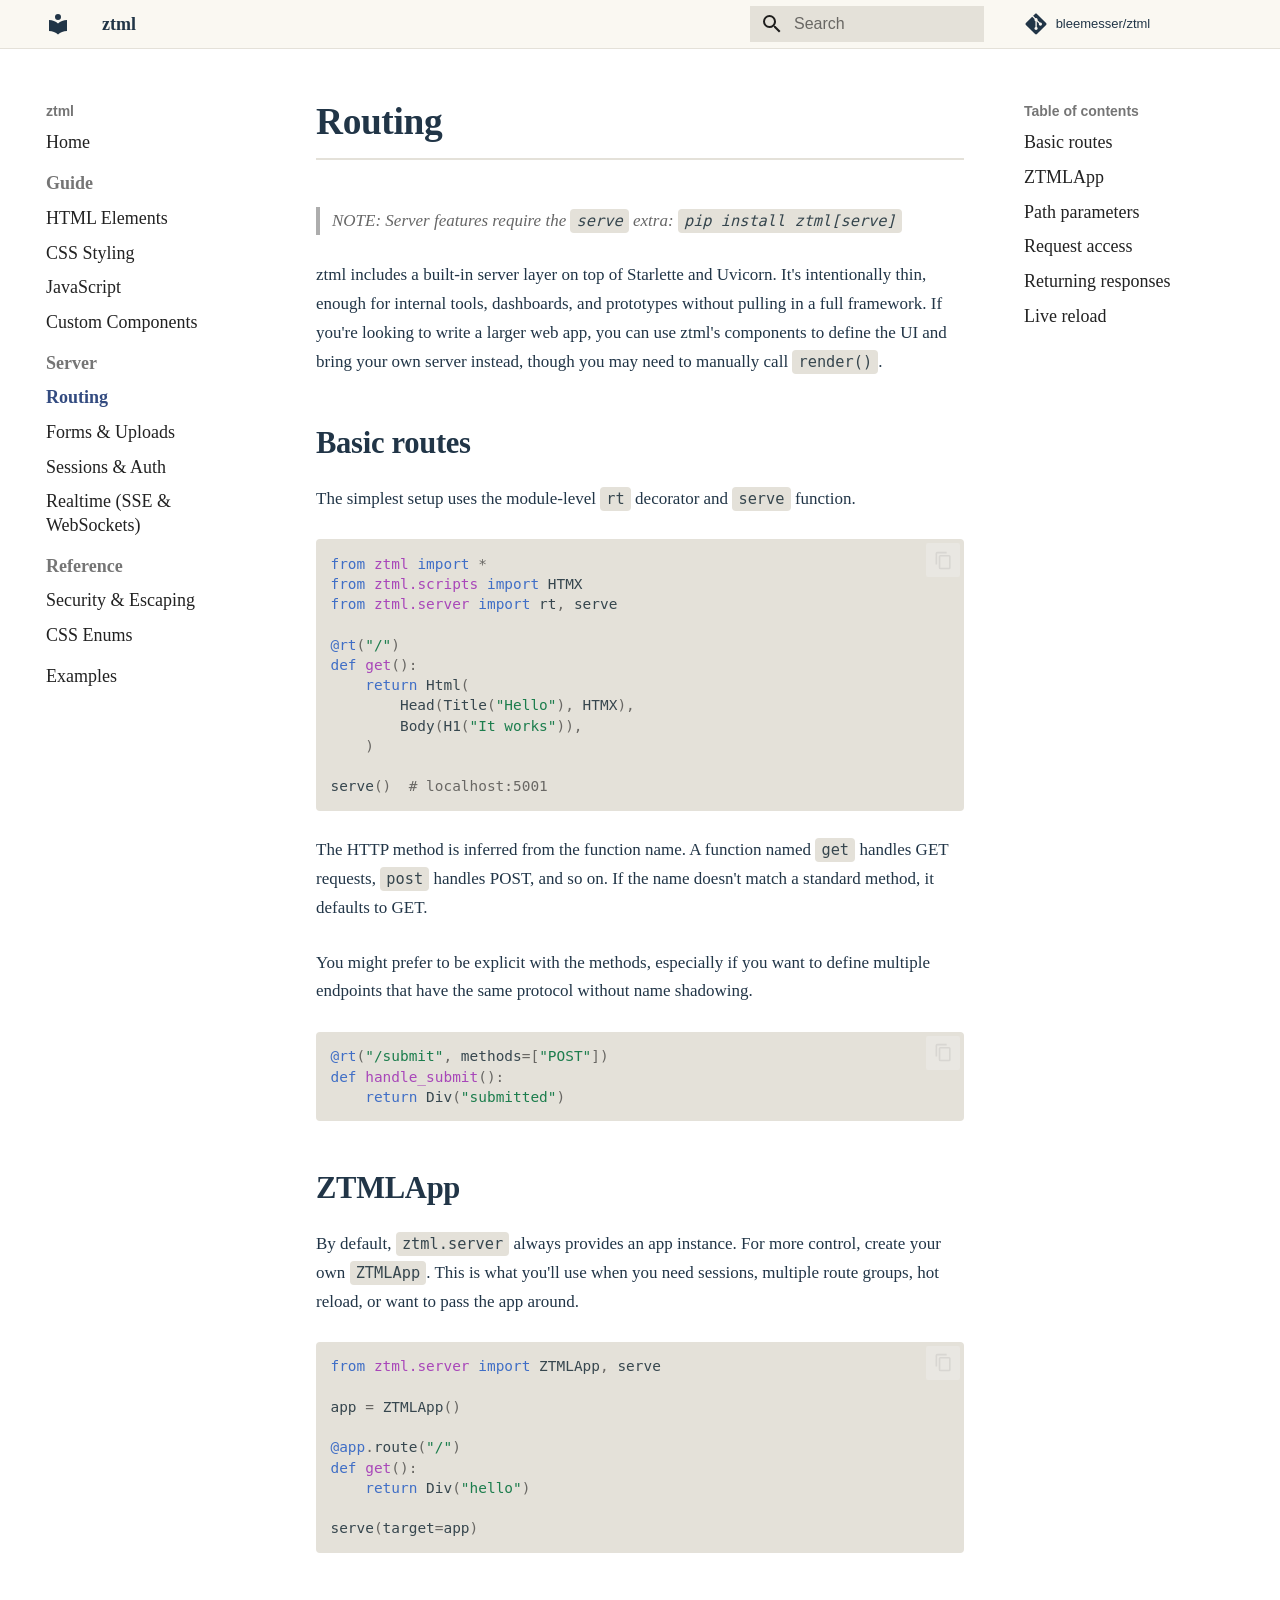
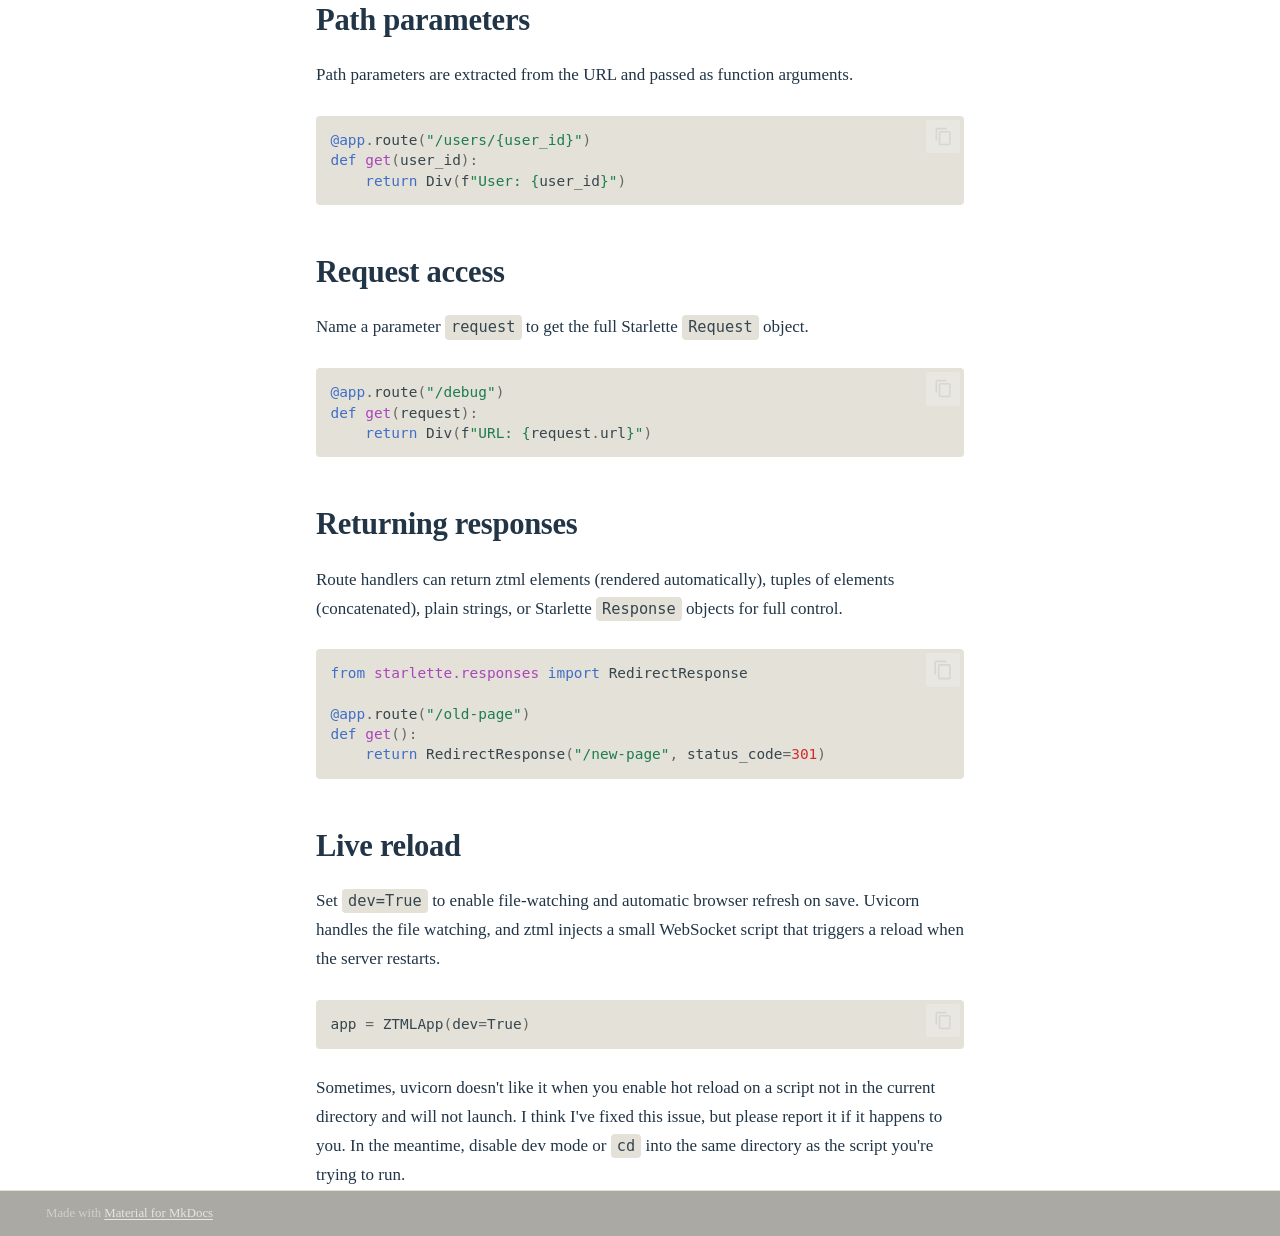
<file: server/routing/index.html>
<!doctype html>
<html lang="en" class="no-js">
  <head>
    
      <meta charset="utf-8">
      <meta name="viewport" content="width=device-width,initial-scale=1">
      
        <meta name="description" content="A Rust-backed framework for building websites in pure Python">
      
      
      
        <link rel="canonical" href="https://bleemesser.github.io/ztml/server/routing/">
      
      
        <link rel="prev" href="../../guide/components/">
      
      
        <link rel="next" href="../forms/">
      
      
        
      
      
      <link rel="icon" href="../../assets/images/favicon.png">
      <meta name="generator" content="mkdocs-1.6.1, mkdocs-material-9.7.6">
    
    
      
        <title>Routing - ztml</title>
      
    
    
      <link rel="stylesheet" href="../../assets/stylesheets/main.484c7ddc.min.css">
      
        
        <link rel="stylesheet" href="../../assets/stylesheets/palette.ab4e12ef.min.css">
      
      


    
    
      
    
    
      
    
    
      <link rel="stylesheet" href="../../stylesheets/extra.css">
    
    <script>__md_scope=new URL("../..",location),__md_hash=e=>[...e].reduce(((e,_)=>(e<<5)-e+_.charCodeAt(0)),0),__md_get=(e,_=localStorage,t=__md_scope)=>JSON.parse(_.getItem(t.pathname+"."+e)),__md_set=(e,_,t=localStorage,a=__md_scope)=>{try{t.setItem(a.pathname+"."+e,JSON.stringify(_))}catch(e){}}</script>
    
      

    
    
  </head>
  
  
    
    
    
    
    
    <body dir="ltr" data-md-color-scheme="default" data-md-color-primary="white" data-md-color-accent="deep-orange">
  
    
    <input class="md-toggle" data-md-toggle="drawer" type="checkbox" id="__drawer" autocomplete="off">
    <input class="md-toggle" data-md-toggle="search" type="checkbox" id="__search" autocomplete="off">
    <label class="md-overlay" for="__drawer"></label>
    <div data-md-component="skip">
      
        
        <a href="#routing" class="md-skip">
          Skip to content
        </a>
      
    </div>
    <div data-md-component="announce">
      
    </div>
    
    
      

  

<header class="md-header md-header--shadow" data-md-component="header">
  <nav class="md-header__inner md-grid" aria-label="Header">
    <a href="../.." title="ztml" class="md-header__button md-logo" aria-label="ztml" data-md-component="logo">
      
  
  <svg xmlns="http://www.w3.org/2000/svg" viewBox="0 0 24 24"><path d="M12 8a3 3 0 0 0 3-3 3 3 0 0 0-3-3 3 3 0 0 0-3 3 3 3 0 0 0 3 3m0 3.54C9.64 9.35 6.5 8 3 8v11c3.5 0 6.64 1.35 9 3.54 2.36-2.19 5.5-3.54 9-3.54V8c-3.5 0-6.64 1.35-9 3.54"/></svg>

    </a>
    <label class="md-header__button md-icon" for="__drawer">
      
      <svg xmlns="http://www.w3.org/2000/svg" viewBox="0 0 24 24"><path d="M3 6h18v2H3zm0 5h18v2H3zm0 5h18v2H3z"/></svg>
    </label>
    <div class="md-header__title" data-md-component="header-title">
      <div class="md-header__ellipsis">
        <div class="md-header__topic">
          <span class="md-ellipsis">
            ztml
          </span>
        </div>
        <div class="md-header__topic" data-md-component="header-topic">
          <span class="md-ellipsis">
            
              Routing
            
          </span>
        </div>
      </div>
    </div>
    
      
    
    
    
    
      
      
        <label class="md-header__button md-icon" for="__search">
          
          <svg xmlns="http://www.w3.org/2000/svg" viewBox="0 0 24 24"><path d="M9.5 3A6.5 6.5 0 0 1 16 9.5c0 1.61-.59 3.09-1.56 4.23l.27.27h.79l5 5-1.5 1.5-5-5v-.79l-.27-.27A6.52 6.52 0 0 1 9.5 16 6.5 6.5 0 0 1 3 9.5 6.5 6.5 0 0 1 9.5 3m0 2C7 5 5 7 5 9.5S7 14 9.5 14 14 12 14 9.5 12 5 9.5 5"/></svg>
        </label>
        <div class="md-search" data-md-component="search" role="dialog">
  <label class="md-search__overlay" for="__search"></label>
  <div class="md-search__inner" role="search">
    <form class="md-search__form" name="search">
      <input type="text" class="md-search__input" name="query" aria-label="Search" placeholder="Search" autocapitalize="off" autocorrect="off" autocomplete="off" spellcheck="false" data-md-component="search-query" required>
      <label class="md-search__icon md-icon" for="__search">
        
        <svg xmlns="http://www.w3.org/2000/svg" viewBox="0 0 24 24"><path d="M9.5 3A6.5 6.5 0 0 1 16 9.5c0 1.61-.59 3.09-1.56 4.23l.27.27h.79l5 5-1.5 1.5-5-5v-.79l-.27-.27A6.52 6.52 0 0 1 9.5 16 6.5 6.5 0 0 1 3 9.5 6.5 6.5 0 0 1 9.5 3m0 2C7 5 5 7 5 9.5S7 14 9.5 14 14 12 14 9.5 12 5 9.5 5"/></svg>
        
        <svg xmlns="http://www.w3.org/2000/svg" viewBox="0 0 24 24"><path d="M20 11v2H8l5.5 5.5-1.42 1.42L4.16 12l7.92-7.92L13.5 5.5 8 11z"/></svg>
      </label>
      <nav class="md-search__options" aria-label="Search">
        
        <button type="reset" class="md-search__icon md-icon" title="Clear" aria-label="Clear" tabindex="-1">
          
          <svg xmlns="http://www.w3.org/2000/svg" viewBox="0 0 24 24"><path d="M19 6.41 17.59 5 12 10.59 6.41 5 5 6.41 10.59 12 5 17.59 6.41 19 12 13.41 17.59 19 19 17.59 13.41 12z"/></svg>
        </button>
      </nav>
      
    </form>
    <div class="md-search__output">
      <div class="md-search__scrollwrap" tabindex="0" data-md-scrollfix>
        <div class="md-search-result" data-md-component="search-result">
          <div class="md-search-result__meta">
            Initializing search
          </div>
          <ol class="md-search-result__list" role="presentation"></ol>
        </div>
      </div>
    </div>
  </div>
</div>
      
    
    
      <div class="md-header__source">
        <a href="https://github.com/bleemesser/ztml" title="Go to repository" class="md-source" data-md-component="source">
  <div class="md-source__icon md-icon">
    
    <svg xmlns="http://www.w3.org/2000/svg" viewBox="0 0 448 512"><!--! Font Awesome Free 7.1.0 by @fontawesome - https://fontawesome.com License - https://fontawesome.com/license/free (Icons: CC BY 4.0, Fonts: SIL OFL 1.1, Code: MIT License) Copyright 2025 Fonticons, Inc.--><path d="M439.6 236.1 244 40.5c-5.4-5.5-12.8-8.5-20.4-8.5s-15 3-20.4 8.4L162.5 81l51.5 51.5c27.1-9.1 52.7 16.8 43.4 43.7l49.7 49.7c34.2-11.8 61.2 31 35.5 56.7-26.5 26.5-70.2-2.9-56-37.3L240.3 199v121.9c25.3 12.5 22.3 41.8 9.1 55-6.4 6.4-15.2 10.1-24.3 10.1s-17.8-3.6-24.3-10.1c-17.6-17.6-11.1-46.9 11.2-56v-123c-20.8-8.5-24.6-30.7-18.6-45L142.6 101 8.5 235.1C3 240.6 0 247.9 0 255.5s3 15 8.5 20.4l195.6 195.7c5.4 5.4 12.7 8.4 20.4 8.4s15-3 20.4-8.4l194.7-194.7c5.4-5.4 8.4-12.8 8.4-20.4s-3-15-8.4-20.4"/></svg>
  </div>
  <div class="md-source__repository">
    bleemesser/ztml
  </div>
</a>
      </div>
    
  </nav>
  
</header>
    
    <div class="md-container" data-md-component="container">
      
      
        
          
        
      
      <main class="md-main" data-md-component="main">
        <div class="md-main__inner md-grid">
          
            
              
              <div class="md-sidebar md-sidebar--primary" data-md-component="sidebar" data-md-type="navigation" >
                <div class="md-sidebar__scrollwrap">
                  <div class="md-sidebar__inner">
                    



<nav class="md-nav md-nav--primary" aria-label="Navigation" data-md-level="0">
  <label class="md-nav__title" for="__drawer">
    <a href="../.." title="ztml" class="md-nav__button md-logo" aria-label="ztml" data-md-component="logo">
      
  
  <svg xmlns="http://www.w3.org/2000/svg" viewBox="0 0 24 24"><path d="M12 8a3 3 0 0 0 3-3 3 3 0 0 0-3-3 3 3 0 0 0-3 3 3 3 0 0 0 3 3m0 3.54C9.64 9.35 6.5 8 3 8v11c3.5 0 6.64 1.35 9 3.54 2.36-2.19 5.5-3.54 9-3.54V8c-3.5 0-6.64 1.35-9 3.54"/></svg>

    </a>
    ztml
  </label>
  
    <div class="md-nav__source">
      <a href="https://github.com/bleemesser/ztml" title="Go to repository" class="md-source" data-md-component="source">
  <div class="md-source__icon md-icon">
    
    <svg xmlns="http://www.w3.org/2000/svg" viewBox="0 0 448 512"><!--! Font Awesome Free 7.1.0 by @fontawesome - https://fontawesome.com License - https://fontawesome.com/license/free (Icons: CC BY 4.0, Fonts: SIL OFL 1.1, Code: MIT License) Copyright 2025 Fonticons, Inc.--><path d="M439.6 236.1 244 40.5c-5.4-5.5-12.8-8.5-20.4-8.5s-15 3-20.4 8.4L162.5 81l51.5 51.5c27.1-9.1 52.7 16.8 43.4 43.7l49.7 49.7c34.2-11.8 61.2 31 35.5 56.7-26.5 26.5-70.2-2.9-56-37.3L240.3 199v121.9c25.3 12.5 22.3 41.8 9.1 55-6.4 6.4-15.2 10.1-24.3 10.1s-17.8-3.6-24.3-10.1c-17.6-17.6-11.1-46.9 11.2-56v-123c-20.8-8.5-24.6-30.7-18.6-45L142.6 101 8.5 235.1C3 240.6 0 247.9 0 255.5s3 15 8.5 20.4l195.6 195.7c5.4 5.4 12.7 8.4 20.4 8.4s15-3 20.4-8.4l194.7-194.7c5.4-5.4 8.4-12.8 8.4-20.4s-3-15-8.4-20.4"/></svg>
  </div>
  <div class="md-source__repository">
    bleemesser/ztml
  </div>
</a>
    </div>
  
  <ul class="md-nav__list" data-md-scrollfix>
    
      
      
  
  
  
  
    <li class="md-nav__item">
      <a href="../.." class="md-nav__link">
        
  
  
  <span class="md-ellipsis">
    
  
    Home
  

    
  </span>
  
  

      </a>
    </li>
  

    
      
      
  
  
  
  
    
    
    
    
      
        
        
      
    
    
    <li class="md-nav__item md-nav__item--section md-nav__item--nested">
      
        
        
          
        
        <input class="md-nav__toggle md-toggle md-toggle--indeterminate" type="checkbox" id="__nav_2" >
        
          
          <label class="md-nav__link" for="__nav_2" id="__nav_2_label" tabindex="">
            
  
  
  <span class="md-ellipsis">
    
  
    Guide
  

    
  </span>
  
  

            <span class="md-nav__icon md-icon"></span>
          </label>
        
        <nav class="md-nav" data-md-level="1" aria-labelledby="__nav_2_label" aria-expanded="false">
          <label class="md-nav__title" for="__nav_2">
            <span class="md-nav__icon md-icon"></span>
            
  
    Guide
  

          </label>
          <ul class="md-nav__list" data-md-scrollfix>
            
              
                
  
  
  
  
    <li class="md-nav__item">
      <a href="../../guide/html/" class="md-nav__link">
        
  
  
  <span class="md-ellipsis">
    
  
    HTML Elements
  

    
  </span>
  
  

      </a>
    </li>
  

              
            
              
                
  
  
  
  
    <li class="md-nav__item">
      <a href="../../guide/css/" class="md-nav__link">
        
  
  
  <span class="md-ellipsis">
    
  
    CSS Styling
  

    
  </span>
  
  

      </a>
    </li>
  

              
            
              
                
  
  
  
  
    <li class="md-nav__item">
      <a href="../../guide/js/" class="md-nav__link">
        
  
  
  <span class="md-ellipsis">
    
  
    JavaScript
  

    
  </span>
  
  

      </a>
    </li>
  

              
            
              
                
  
  
  
  
    <li class="md-nav__item">
      <a href="../../guide/components/" class="md-nav__link">
        
  
  
  <span class="md-ellipsis">
    
  
    Custom Components
  

    
  </span>
  
  

      </a>
    </li>
  

              
            
          </ul>
        </nav>
      
    </li>
  

    
      
      
  
  
    
  
  
  
    
    
    
    
      
        
        
      
    
    
    <li class="md-nav__item md-nav__item--active md-nav__item--section md-nav__item--nested">
      
        
        
        <input class="md-nav__toggle md-toggle " type="checkbox" id="__nav_3" checked>
        
          
          <label class="md-nav__link" for="__nav_3" id="__nav_3_label" tabindex="">
            
  
  
  <span class="md-ellipsis">
    
  
    Server
  

    
  </span>
  
  

            <span class="md-nav__icon md-icon"></span>
          </label>
        
        <nav class="md-nav" data-md-level="1" aria-labelledby="__nav_3_label" aria-expanded="true">
          <label class="md-nav__title" for="__nav_3">
            <span class="md-nav__icon md-icon"></span>
            
  
    Server
  

          </label>
          <ul class="md-nav__list" data-md-scrollfix>
            
              
                
  
  
    
  
  
  
    <li class="md-nav__item md-nav__item--active">
      
      <input class="md-nav__toggle md-toggle" type="checkbox" id="__toc">
      
      
        
      
      
        <label class="md-nav__link md-nav__link--active" for="__toc">
          
  
  
  <span class="md-ellipsis">
    
  
    Routing
  

    
  </span>
  
  

          <span class="md-nav__icon md-icon"></span>
        </label>
      
      <a href="./" class="md-nav__link md-nav__link--active">
        
  
  
  <span class="md-ellipsis">
    
  
    Routing
  

    
  </span>
  
  

      </a>
      
        

<nav class="md-nav md-nav--secondary" aria-label="Table of contents">
  
  
  
    
  
  
    <label class="md-nav__title" for="__toc">
      <span class="md-nav__icon md-icon"></span>
      Table of contents
    </label>
    <ul class="md-nav__list" data-md-component="toc" data-md-scrollfix>
      
        <li class="md-nav__item">
  <a href="#basic-routes" class="md-nav__link">
    <span class="md-ellipsis">
      
        Basic routes
      
    </span>
  </a>
  
</li>
      
        <li class="md-nav__item">
  <a href="#ztmlapp" class="md-nav__link">
    <span class="md-ellipsis">
      
        ZTMLApp
      
    </span>
  </a>
  
</li>
      
        <li class="md-nav__item">
  <a href="#path-parameters" class="md-nav__link">
    <span class="md-ellipsis">
      
        Path parameters
      
    </span>
  </a>
  
</li>
      
        <li class="md-nav__item">
  <a href="#request-access" class="md-nav__link">
    <span class="md-ellipsis">
      
        Request access
      
    </span>
  </a>
  
</li>
      
        <li class="md-nav__item">
  <a href="#returning-responses" class="md-nav__link">
    <span class="md-ellipsis">
      
        Returning responses
      
    </span>
  </a>
  
</li>
      
        <li class="md-nav__item">
  <a href="#live-reload" class="md-nav__link">
    <span class="md-ellipsis">
      
        Live reload
      
    </span>
  </a>
  
</li>
      
    </ul>
  
</nav>
      
    </li>
  

              
            
              
                
  
  
  
  
    <li class="md-nav__item">
      <a href="../forms/" class="md-nav__link">
        
  
  
  <span class="md-ellipsis">
    
  
    Forms & Uploads
  

    
  </span>
  
  

      </a>
    </li>
  

              
            
              
                
  
  
  
  
    <li class="md-nav__item">
      <a href="../sessions/" class="md-nav__link">
        
  
  
  <span class="md-ellipsis">
    
  
    Sessions & Auth
  

    
  </span>
  
  

      </a>
    </li>
  

              
            
              
                
  
  
  
  
    <li class="md-nav__item">
      <a href="../realtime/" class="md-nav__link">
        
  
  
  <span class="md-ellipsis">
    
  
    Realtime (SSE & WebSockets)
  

    
  </span>
  
  

      </a>
    </li>
  

              
            
          </ul>
        </nav>
      
    </li>
  

    
      
      
  
  
  
  
    
    
    
    
      
        
        
      
    
    
    <li class="md-nav__item md-nav__item--section md-nav__item--nested">
      
        
        
          
        
        <input class="md-nav__toggle md-toggle md-toggle--indeterminate" type="checkbox" id="__nav_4" >
        
          
          <label class="md-nav__link" for="__nav_4" id="__nav_4_label" tabindex="">
            
  
  
  <span class="md-ellipsis">
    
  
    Reference
  

    
  </span>
  
  

            <span class="md-nav__icon md-icon"></span>
          </label>
        
        <nav class="md-nav" data-md-level="1" aria-labelledby="__nav_4_label" aria-expanded="false">
          <label class="md-nav__title" for="__nav_4">
            <span class="md-nav__icon md-icon"></span>
            
  
    Reference
  

          </label>
          <ul class="md-nav__list" data-md-scrollfix>
            
              
                
  
  
  
  
    <li class="md-nav__item">
      <a href="../../reference/security/" class="md-nav__link">
        
  
  
  <span class="md-ellipsis">
    
  
    Security & Escaping
  

    
  </span>
  
  

      </a>
    </li>
  

              
            
              
                
  
  
  
  
    <li class="md-nav__item">
      <a href="../../reference/enums/" class="md-nav__link">
        
  
  
  <span class="md-ellipsis">
    
  
    CSS Enums
  

    
  </span>
  
  

      </a>
    </li>
  

              
            
          </ul>
        </nav>
      
    </li>
  

    
      
      
  
  
  
  
    <li class="md-nav__item">
      <a href="../../examples/" class="md-nav__link">
        
  
  
  <span class="md-ellipsis">
    
  
    Examples
  

    
  </span>
  
  

      </a>
    </li>
  

    
  </ul>
</nav>
                  </div>
                </div>
              </div>
            
            
              
              <div class="md-sidebar md-sidebar--secondary" data-md-component="sidebar" data-md-type="toc" >
                <div class="md-sidebar__scrollwrap">
                  <div class="md-sidebar__inner">
                    

<nav class="md-nav md-nav--secondary" aria-label="Table of contents">
  
  
  
    
  
  
    <label class="md-nav__title" for="__toc">
      <span class="md-nav__icon md-icon"></span>
      Table of contents
    </label>
    <ul class="md-nav__list" data-md-component="toc" data-md-scrollfix>
      
        <li class="md-nav__item">
  <a href="#basic-routes" class="md-nav__link">
    <span class="md-ellipsis">
      
        Basic routes
      
    </span>
  </a>
  
</li>
      
        <li class="md-nav__item">
  <a href="#ztmlapp" class="md-nav__link">
    <span class="md-ellipsis">
      
        ZTMLApp
      
    </span>
  </a>
  
</li>
      
        <li class="md-nav__item">
  <a href="#path-parameters" class="md-nav__link">
    <span class="md-ellipsis">
      
        Path parameters
      
    </span>
  </a>
  
</li>
      
        <li class="md-nav__item">
  <a href="#request-access" class="md-nav__link">
    <span class="md-ellipsis">
      
        Request access
      
    </span>
  </a>
  
</li>
      
        <li class="md-nav__item">
  <a href="#returning-responses" class="md-nav__link">
    <span class="md-ellipsis">
      
        Returning responses
      
    </span>
  </a>
  
</li>
      
        <li class="md-nav__item">
  <a href="#live-reload" class="md-nav__link">
    <span class="md-ellipsis">
      
        Live reload
      
    </span>
  </a>
  
</li>
      
    </ul>
  
</nav>
                  </div>
                </div>
              </div>
            
          
          
            <div class="md-content" data-md-component="content">
              
              <article class="md-content__inner md-typeset">
                
                  


  
  


<h1 id="routing">Routing<a class="headerlink" href="#routing" title="Permanent link">&para;</a></h1>
<blockquote>
<p>NOTE: Server features require the <code>serve</code> extra: <code>pip install ztml[serve]</code></p>
</blockquote>
<p>ztml includes a built-in server layer on top of Starlette and Uvicorn. It's intentionally thin, enough for internal tools, dashboards, and prototypes without pulling in a full framework. If you're looking to write a larger web app, you can use ztml's components to define the UI and bring your own server instead, though you may need to manually call <code>render()</code>.</p>
<h2 id="basic-routes">Basic routes<a class="headerlink" href="#basic-routes" title="Permanent link">&para;</a></h2>
<p>The simplest setup uses the module-level <code>rt</code> decorator and <code>serve</code> function.</p>
<div class="highlight"><pre><span></span><code><a id="__codelineno-0-1" name="__codelineno-0-1" href="#__codelineno-0-1"></a><span class="kn">from</span><span class="w"> </span><span class="nn">ztml</span><span class="w"> </span><span class="kn">import</span> <span class="o">*</span>
<a id="__codelineno-0-2" name="__codelineno-0-2" href="#__codelineno-0-2"></a><span class="kn">from</span><span class="w"> </span><span class="nn">ztml.scripts</span><span class="w"> </span><span class="kn">import</span> <span class="n">HTMX</span>
<a id="__codelineno-0-3" name="__codelineno-0-3" href="#__codelineno-0-3"></a><span class="kn">from</span><span class="w"> </span><span class="nn">ztml.server</span><span class="w"> </span><span class="kn">import</span> <span class="n">rt</span><span class="p">,</span> <span class="n">serve</span>
<a id="__codelineno-0-4" name="__codelineno-0-4" href="#__codelineno-0-4"></a>
<a id="__codelineno-0-5" name="__codelineno-0-5" href="#__codelineno-0-5"></a><span class="nd">@rt</span><span class="p">(</span><span class="s2">&quot;/&quot;</span><span class="p">)</span>
<a id="__codelineno-0-6" name="__codelineno-0-6" href="#__codelineno-0-6"></a><span class="k">def</span><span class="w"> </span><span class="nf">get</span><span class="p">():</span>
<a id="__codelineno-0-7" name="__codelineno-0-7" href="#__codelineno-0-7"></a>    <span class="k">return</span> <span class="n">Html</span><span class="p">(</span>
<a id="__codelineno-0-8" name="__codelineno-0-8" href="#__codelineno-0-8"></a>        <span class="n">Head</span><span class="p">(</span><span class="n">Title</span><span class="p">(</span><span class="s2">&quot;Hello&quot;</span><span class="p">),</span> <span class="n">HTMX</span><span class="p">),</span>
<a id="__codelineno-0-9" name="__codelineno-0-9" href="#__codelineno-0-9"></a>        <span class="n">Body</span><span class="p">(</span><span class="n">H1</span><span class="p">(</span><span class="s2">&quot;It works&quot;</span><span class="p">)),</span>
<a id="__codelineno-0-10" name="__codelineno-0-10" href="#__codelineno-0-10"></a>    <span class="p">)</span>
<a id="__codelineno-0-11" name="__codelineno-0-11" href="#__codelineno-0-11"></a>
<a id="__codelineno-0-12" name="__codelineno-0-12" href="#__codelineno-0-12"></a><span class="n">serve</span><span class="p">()</span>  <span class="c1"># localhost:5001</span>
</code></pre></div>
<p>The HTTP method is inferred from the function name. A function named <code>get</code> handles GET requests, <code>post</code> handles POST, and so on. If the name doesn't match a standard method, it defaults to GET.</p>
<p>You might prefer to be explicit with the methods, especially if you want to define multiple endpoints that have the same protocol without name shadowing.</p>
<div class="highlight"><pre><span></span><code><a id="__codelineno-1-1" name="__codelineno-1-1" href="#__codelineno-1-1"></a><span class="nd">@rt</span><span class="p">(</span><span class="s2">&quot;/submit&quot;</span><span class="p">,</span> <span class="n">methods</span><span class="o">=</span><span class="p">[</span><span class="s2">&quot;POST&quot;</span><span class="p">])</span>
<a id="__codelineno-1-2" name="__codelineno-1-2" href="#__codelineno-1-2"></a><span class="k">def</span><span class="w"> </span><span class="nf">handle_submit</span><span class="p">():</span>
<a id="__codelineno-1-3" name="__codelineno-1-3" href="#__codelineno-1-3"></a>    <span class="k">return</span> <span class="n">Div</span><span class="p">(</span><span class="s2">&quot;submitted&quot;</span><span class="p">)</span>
</code></pre></div>
<h2 id="ztmlapp">ZTMLApp<a class="headerlink" href="#ztmlapp" title="Permanent link">&para;</a></h2>
<p>By default, <code>ztml.server</code> always provides an app instance. For more control, create your own <code>ZTMLApp</code>. This is what you'll use when you need sessions, multiple route groups, hot reload, or want to pass the app around.</p>
<div class="highlight"><pre><span></span><code><a id="__codelineno-2-1" name="__codelineno-2-1" href="#__codelineno-2-1"></a><span class="kn">from</span><span class="w"> </span><span class="nn">ztml.server</span><span class="w"> </span><span class="kn">import</span> <span class="n">ZTMLApp</span><span class="p">,</span> <span class="n">serve</span>
<a id="__codelineno-2-2" name="__codelineno-2-2" href="#__codelineno-2-2"></a>
<a id="__codelineno-2-3" name="__codelineno-2-3" href="#__codelineno-2-3"></a><span class="n">app</span> <span class="o">=</span> <span class="n">ZTMLApp</span><span class="p">()</span>
<a id="__codelineno-2-4" name="__codelineno-2-4" href="#__codelineno-2-4"></a>
<a id="__codelineno-2-5" name="__codelineno-2-5" href="#__codelineno-2-5"></a><span class="nd">@app</span><span class="o">.</span><span class="n">route</span><span class="p">(</span><span class="s2">&quot;/&quot;</span><span class="p">)</span>
<a id="__codelineno-2-6" name="__codelineno-2-6" href="#__codelineno-2-6"></a><span class="k">def</span><span class="w"> </span><span class="nf">get</span><span class="p">():</span>
<a id="__codelineno-2-7" name="__codelineno-2-7" href="#__codelineno-2-7"></a>    <span class="k">return</span> <span class="n">Div</span><span class="p">(</span><span class="s2">&quot;hello&quot;</span><span class="p">)</span>
<a id="__codelineno-2-8" name="__codelineno-2-8" href="#__codelineno-2-8"></a>
<a id="__codelineno-2-9" name="__codelineno-2-9" href="#__codelineno-2-9"></a><span class="n">serve</span><span class="p">(</span><span class="n">target</span><span class="o">=</span><span class="n">app</span><span class="p">)</span>
</code></pre></div>
<h2 id="path-parameters">Path parameters<a class="headerlink" href="#path-parameters" title="Permanent link">&para;</a></h2>
<p>Path parameters are extracted from the URL and passed as function arguments.</p>
<div class="highlight"><pre><span></span><code><a id="__codelineno-3-1" name="__codelineno-3-1" href="#__codelineno-3-1"></a><span class="nd">@app</span><span class="o">.</span><span class="n">route</span><span class="p">(</span><span class="s2">&quot;/users/</span><span class="si">{user_id}</span><span class="s2">&quot;</span><span class="p">)</span>
<a id="__codelineno-3-2" name="__codelineno-3-2" href="#__codelineno-3-2"></a><span class="k">def</span><span class="w"> </span><span class="nf">get</span><span class="p">(</span><span class="n">user_id</span><span class="p">):</span>
<a id="__codelineno-3-3" name="__codelineno-3-3" href="#__codelineno-3-3"></a>    <span class="k">return</span> <span class="n">Div</span><span class="p">(</span><span class="sa">f</span><span class="s2">&quot;User: </span><span class="si">{</span><span class="n">user_id</span><span class="si">}</span><span class="s2">&quot;</span><span class="p">)</span>
</code></pre></div>
<h2 id="request-access">Request access<a class="headerlink" href="#request-access" title="Permanent link">&para;</a></h2>
<p>Name a parameter <code>request</code> to get the full Starlette <code>Request</code> object.</p>
<div class="highlight"><pre><span></span><code><a id="__codelineno-4-1" name="__codelineno-4-1" href="#__codelineno-4-1"></a><span class="nd">@app</span><span class="o">.</span><span class="n">route</span><span class="p">(</span><span class="s2">&quot;/debug&quot;</span><span class="p">)</span>
<a id="__codelineno-4-2" name="__codelineno-4-2" href="#__codelineno-4-2"></a><span class="k">def</span><span class="w"> </span><span class="nf">get</span><span class="p">(</span><span class="n">request</span><span class="p">):</span>
<a id="__codelineno-4-3" name="__codelineno-4-3" href="#__codelineno-4-3"></a>    <span class="k">return</span> <span class="n">Div</span><span class="p">(</span><span class="sa">f</span><span class="s2">&quot;URL: </span><span class="si">{</span><span class="n">request</span><span class="o">.</span><span class="n">url</span><span class="si">}</span><span class="s2">&quot;</span><span class="p">)</span>
</code></pre></div>
<h2 id="returning-responses">Returning responses<a class="headerlink" href="#returning-responses" title="Permanent link">&para;</a></h2>
<p>Route handlers can return ztml elements (rendered automatically), tuples of elements (concatenated), plain strings, or Starlette <code>Response</code> objects for full control.</p>
<div class="highlight"><pre><span></span><code><a id="__codelineno-5-1" name="__codelineno-5-1" href="#__codelineno-5-1"></a><span class="kn">from</span><span class="w"> </span><span class="nn">starlette.responses</span><span class="w"> </span><span class="kn">import</span> <span class="n">RedirectResponse</span>
<a id="__codelineno-5-2" name="__codelineno-5-2" href="#__codelineno-5-2"></a>
<a id="__codelineno-5-3" name="__codelineno-5-3" href="#__codelineno-5-3"></a><span class="nd">@app</span><span class="o">.</span><span class="n">route</span><span class="p">(</span><span class="s2">&quot;/old-page&quot;</span><span class="p">)</span>
<a id="__codelineno-5-4" name="__codelineno-5-4" href="#__codelineno-5-4"></a><span class="k">def</span><span class="w"> </span><span class="nf">get</span><span class="p">():</span>
<a id="__codelineno-5-5" name="__codelineno-5-5" href="#__codelineno-5-5"></a>    <span class="k">return</span> <span class="n">RedirectResponse</span><span class="p">(</span><span class="s2">&quot;/new-page&quot;</span><span class="p">,</span> <span class="n">status_code</span><span class="o">=</span><span class="mi">301</span><span class="p">)</span>
</code></pre></div>
<h2 id="live-reload">Live reload<a class="headerlink" href="#live-reload" title="Permanent link">&para;</a></h2>
<p>Set <code>dev=True</code> to enable file-watching and automatic browser refresh on save. Uvicorn handles the file watching, and ztml injects a small WebSocket script that triggers a reload when the server restarts. </p>
<div class="highlight"><pre><span></span><code><a id="__codelineno-6-1" name="__codelineno-6-1" href="#__codelineno-6-1"></a><span class="n">app</span> <span class="o">=</span> <span class="n">ZTMLApp</span><span class="p">(</span><span class="n">dev</span><span class="o">=</span><span class="kc">True</span><span class="p">)</span>
</code></pre></div>
<p>Sometimes, uvicorn doesn't like it when you enable hot reload on a script not in the current directory and will not launch. I think I've fixed this issue, but please report it if it happens to you. In the meantime, disable dev mode or <code>cd</code> into the same directory as the script you're trying to run.</p>












                
              </article>
            </div>
          
          
<script>var target=document.getElementById(location.hash.slice(1));target&&target.name&&(target.checked=target.name.startsWith("__tabbed_"))</script>
        </div>
        
      </main>
      
        <footer class="md-footer">
  
  <div class="md-footer-meta md-typeset">
    <div class="md-footer-meta__inner md-grid">
      <div class="md-copyright">
  
  
    Made with
    <a href="https://squidfunk.github.io/mkdocs-material/" target="_blank" rel="noopener">
      Material for MkDocs
    </a>
  
</div>
      
    </div>
  </div>
</footer>
      
    </div>
    <div class="md-dialog" data-md-component="dialog">
      <div class="md-dialog__inner md-typeset"></div>
    </div>
    
    
    
      
      
      <script id="__config" type="application/json">{"annotate": null, "base": "../..", "features": ["navigation.sections", "navigation.expand", "content.code.copy", "search.highlight"], "search": "../../assets/javascripts/workers/search.2c215733.min.js", "tags": null, "translations": {"clipboard.copied": "Copied to clipboard", "clipboard.copy": "Copy to clipboard", "search.result.more.one": "1 more on this page", "search.result.more.other": "# more on this page", "search.result.none": "No matching documents", "search.result.one": "1 matching document", "search.result.other": "# matching documents", "search.result.placeholder": "Type to start searching", "search.result.term.missing": "Missing", "select.version": "Select version"}, "version": null}</script>
    
    
      <script src="../../assets/javascripts/bundle.79ae519e.min.js"></script>
      
    
  </body>
</html>
</file>
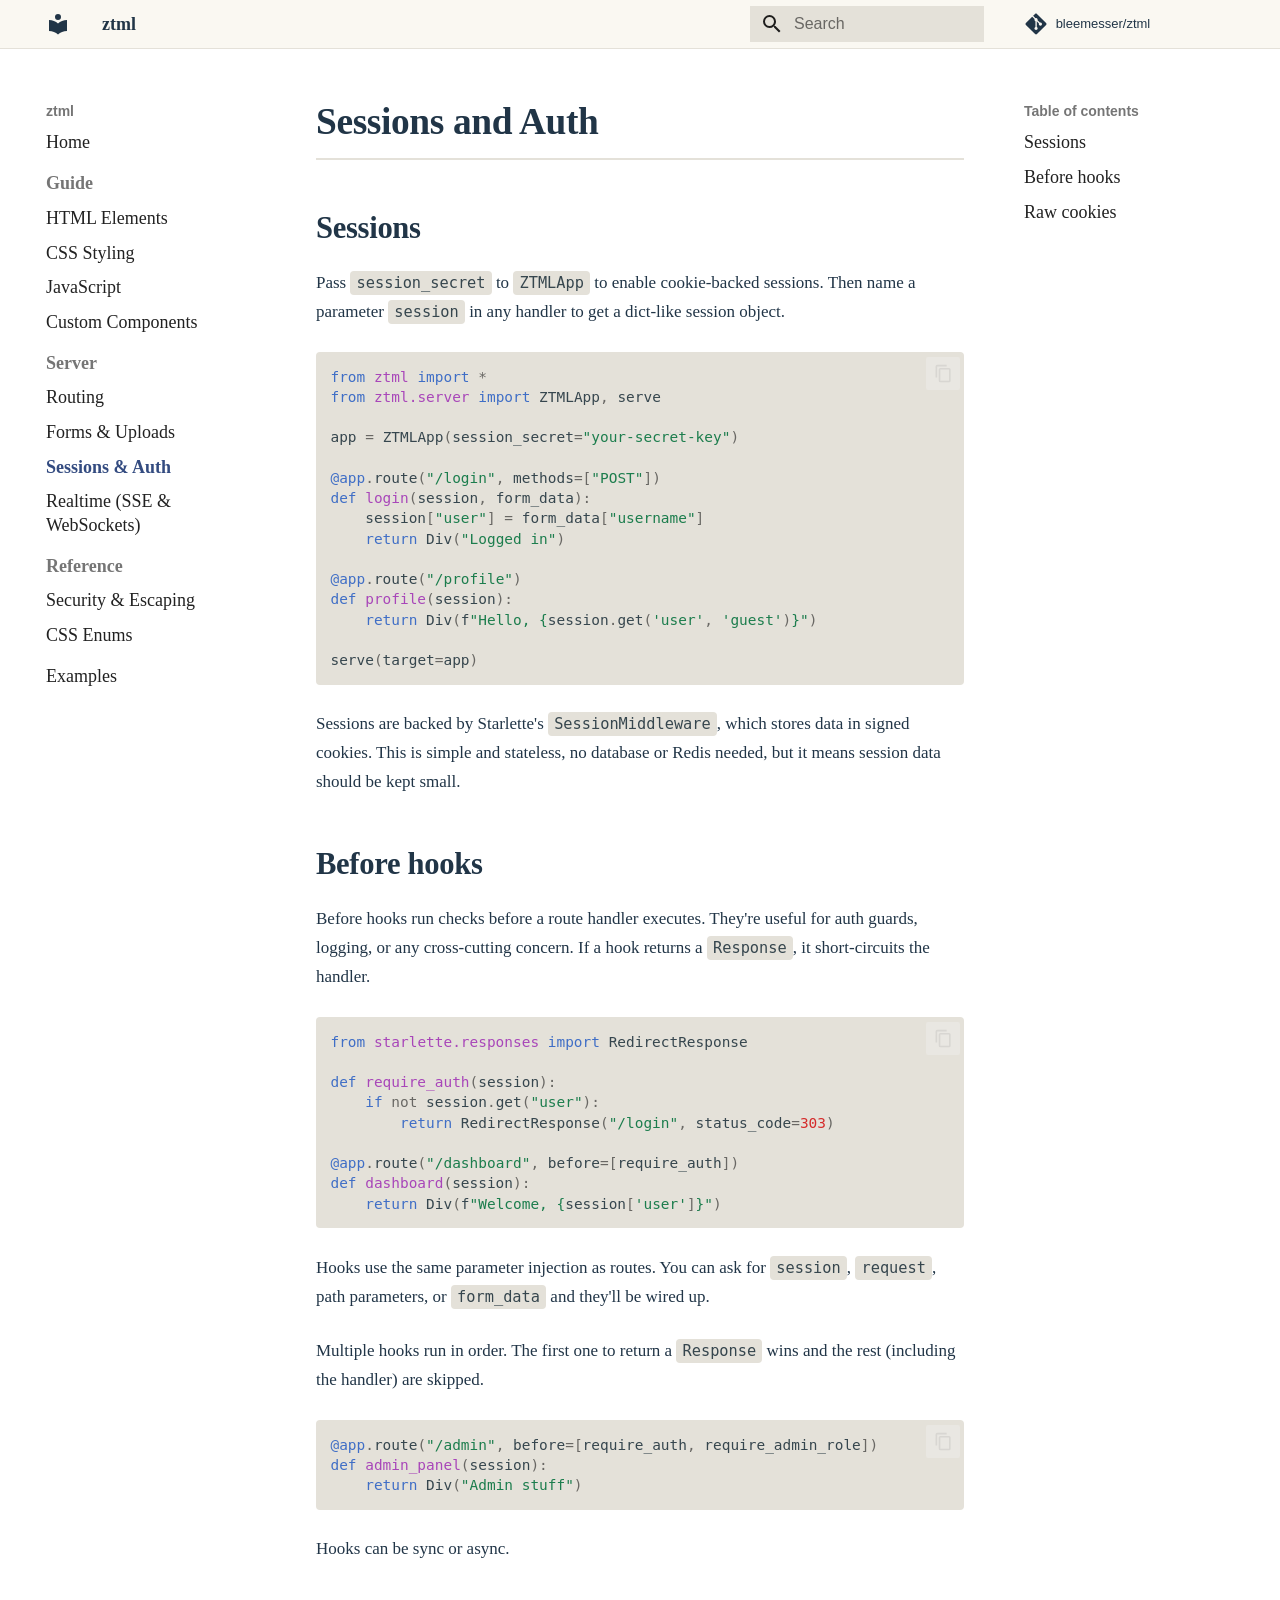
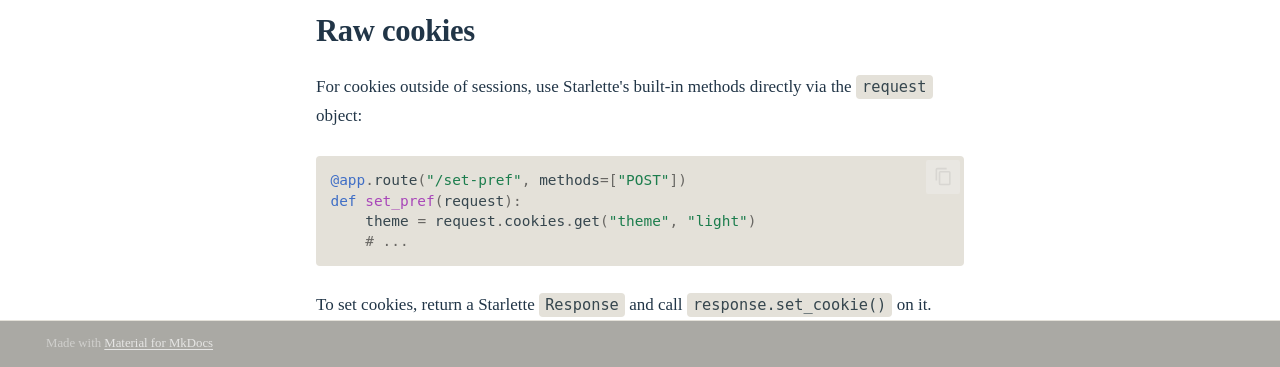
<file: server/sessions/index.html>
<!doctype html>
<html lang="en" class="no-js">
  <head>
    
      <meta charset="utf-8">
      <meta name="viewport" content="width=device-width,initial-scale=1">
      
        <meta name="description" content="A Rust-backed framework for building websites in pure Python">
      
      
      
        <link rel="canonical" href="https://bleemesser.github.io/ztml/server/sessions/">
      
      
        <link rel="prev" href="../forms/">
      
      
        <link rel="next" href="../realtime/">
      
      
        
      
      
      <link rel="icon" href="../../assets/images/favicon.png">
      <meta name="generator" content="mkdocs-1.6.1, mkdocs-material-9.7.6">
    
    
      
        <title>Sessions & Auth - ztml</title>
      
    
    
      <link rel="stylesheet" href="../../assets/stylesheets/main.484c7ddc.min.css">
      
        
        <link rel="stylesheet" href="../../assets/stylesheets/palette.ab4e12ef.min.css">
      
      


    
    
      
    
    
      
    
    
      <link rel="stylesheet" href="../../stylesheets/extra.css">
    
    <script>__md_scope=new URL("../..",location),__md_hash=e=>[...e].reduce(((e,_)=>(e<<5)-e+_.charCodeAt(0)),0),__md_get=(e,_=localStorage,t=__md_scope)=>JSON.parse(_.getItem(t.pathname+"."+e)),__md_set=(e,_,t=localStorage,a=__md_scope)=>{try{t.setItem(a.pathname+"."+e,JSON.stringify(_))}catch(e){}}</script>
    
      

    
    
  </head>
  
  
    
    
    
    
    
    <body dir="ltr" data-md-color-scheme="default" data-md-color-primary="white" data-md-color-accent="deep-orange">
  
    
    <input class="md-toggle" data-md-toggle="drawer" type="checkbox" id="__drawer" autocomplete="off">
    <input class="md-toggle" data-md-toggle="search" type="checkbox" id="__search" autocomplete="off">
    <label class="md-overlay" for="__drawer"></label>
    <div data-md-component="skip">
      
        
        <a href="#sessions-and-auth" class="md-skip">
          Skip to content
        </a>
      
    </div>
    <div data-md-component="announce">
      
    </div>
    
    
      

  

<header class="md-header md-header--shadow" data-md-component="header">
  <nav class="md-header__inner md-grid" aria-label="Header">
    <a href="../.." title="ztml" class="md-header__button md-logo" aria-label="ztml" data-md-component="logo">
      
  
  <svg xmlns="http://www.w3.org/2000/svg" viewBox="0 0 24 24"><path d="M12 8a3 3 0 0 0 3-3 3 3 0 0 0-3-3 3 3 0 0 0-3 3 3 3 0 0 0 3 3m0 3.54C9.64 9.35 6.5 8 3 8v11c3.5 0 6.64 1.35 9 3.54 2.36-2.19 5.5-3.54 9-3.54V8c-3.5 0-6.64 1.35-9 3.54"/></svg>

    </a>
    <label class="md-header__button md-icon" for="__drawer">
      
      <svg xmlns="http://www.w3.org/2000/svg" viewBox="0 0 24 24"><path d="M3 6h18v2H3zm0 5h18v2H3zm0 5h18v2H3z"/></svg>
    </label>
    <div class="md-header__title" data-md-component="header-title">
      <div class="md-header__ellipsis">
        <div class="md-header__topic">
          <span class="md-ellipsis">
            ztml
          </span>
        </div>
        <div class="md-header__topic" data-md-component="header-topic">
          <span class="md-ellipsis">
            
              Sessions & Auth
            
          </span>
        </div>
      </div>
    </div>
    
      
    
    
    
    
      
      
        <label class="md-header__button md-icon" for="__search">
          
          <svg xmlns="http://www.w3.org/2000/svg" viewBox="0 0 24 24"><path d="M9.5 3A6.5 6.5 0 0 1 16 9.5c0 1.61-.59 3.09-1.56 4.23l.27.27h.79l5 5-1.5 1.5-5-5v-.79l-.27-.27A6.52 6.52 0 0 1 9.5 16 6.5 6.5 0 0 1 3 9.5 6.5 6.5 0 0 1 9.5 3m0 2C7 5 5 7 5 9.5S7 14 9.5 14 14 12 14 9.5 12 5 9.5 5"/></svg>
        </label>
        <div class="md-search" data-md-component="search" role="dialog">
  <label class="md-search__overlay" for="__search"></label>
  <div class="md-search__inner" role="search">
    <form class="md-search__form" name="search">
      <input type="text" class="md-search__input" name="query" aria-label="Search" placeholder="Search" autocapitalize="off" autocorrect="off" autocomplete="off" spellcheck="false" data-md-component="search-query" required>
      <label class="md-search__icon md-icon" for="__search">
        
        <svg xmlns="http://www.w3.org/2000/svg" viewBox="0 0 24 24"><path d="M9.5 3A6.5 6.5 0 0 1 16 9.5c0 1.61-.59 3.09-1.56 4.23l.27.27h.79l5 5-1.5 1.5-5-5v-.79l-.27-.27A6.52 6.52 0 0 1 9.5 16 6.5 6.5 0 0 1 3 9.5 6.5 6.5 0 0 1 9.5 3m0 2C7 5 5 7 5 9.5S7 14 9.5 14 14 12 14 9.5 12 5 9.5 5"/></svg>
        
        <svg xmlns="http://www.w3.org/2000/svg" viewBox="0 0 24 24"><path d="M20 11v2H8l5.5 5.5-1.42 1.42L4.16 12l7.92-7.92L13.5 5.5 8 11z"/></svg>
      </label>
      <nav class="md-search__options" aria-label="Search">
        
        <button type="reset" class="md-search__icon md-icon" title="Clear" aria-label="Clear" tabindex="-1">
          
          <svg xmlns="http://www.w3.org/2000/svg" viewBox="0 0 24 24"><path d="M19 6.41 17.59 5 12 10.59 6.41 5 5 6.41 10.59 12 5 17.59 6.41 19 12 13.41 17.59 19 19 17.59 13.41 12z"/></svg>
        </button>
      </nav>
      
    </form>
    <div class="md-search__output">
      <div class="md-search__scrollwrap" tabindex="0" data-md-scrollfix>
        <div class="md-search-result" data-md-component="search-result">
          <div class="md-search-result__meta">
            Initializing search
          </div>
          <ol class="md-search-result__list" role="presentation"></ol>
        </div>
      </div>
    </div>
  </div>
</div>
      
    
    
      <div class="md-header__source">
        <a href="https://github.com/bleemesser/ztml" title="Go to repository" class="md-source" data-md-component="source">
  <div class="md-source__icon md-icon">
    
    <svg xmlns="http://www.w3.org/2000/svg" viewBox="0 0 448 512"><!--! Font Awesome Free 7.1.0 by @fontawesome - https://fontawesome.com License - https://fontawesome.com/license/free (Icons: CC BY 4.0, Fonts: SIL OFL 1.1, Code: MIT License) Copyright 2025 Fonticons, Inc.--><path d="M439.6 236.1 244 40.5c-5.4-5.5-12.8-8.5-20.4-8.5s-15 3-20.4 8.4L162.5 81l51.5 51.5c27.1-9.1 52.7 16.8 43.4 43.7l49.7 49.7c34.2-11.8 61.2 31 35.5 56.7-26.5 26.5-70.2-2.9-56-37.3L240.3 199v121.9c25.3 12.5 22.3 41.8 9.1 55-6.4 6.4-15.2 10.1-24.3 10.1s-17.8-3.6-24.3-10.1c-17.6-17.6-11.1-46.9 11.2-56v-123c-20.8-8.5-24.6-30.7-18.6-45L142.6 101 8.5 235.1C3 240.6 0 247.9 0 255.5s3 15 8.5 20.4l195.6 195.7c5.4 5.4 12.7 8.4 20.4 8.4s15-3 20.4-8.4l194.7-194.7c5.4-5.4 8.4-12.8 8.4-20.4s-3-15-8.4-20.4"/></svg>
  </div>
  <div class="md-source__repository">
    bleemesser/ztml
  </div>
</a>
      </div>
    
  </nav>
  
</header>
    
    <div class="md-container" data-md-component="container">
      
      
        
          
        
      
      <main class="md-main" data-md-component="main">
        <div class="md-main__inner md-grid">
          
            
              
              <div class="md-sidebar md-sidebar--primary" data-md-component="sidebar" data-md-type="navigation" >
                <div class="md-sidebar__scrollwrap">
                  <div class="md-sidebar__inner">
                    



<nav class="md-nav md-nav--primary" aria-label="Navigation" data-md-level="0">
  <label class="md-nav__title" for="__drawer">
    <a href="../.." title="ztml" class="md-nav__button md-logo" aria-label="ztml" data-md-component="logo">
      
  
  <svg xmlns="http://www.w3.org/2000/svg" viewBox="0 0 24 24"><path d="M12 8a3 3 0 0 0 3-3 3 3 0 0 0-3-3 3 3 0 0 0-3 3 3 3 0 0 0 3 3m0 3.54C9.64 9.35 6.5 8 3 8v11c3.5 0 6.64 1.35 9 3.54 2.36-2.19 5.5-3.54 9-3.54V8c-3.5 0-6.64 1.35-9 3.54"/></svg>

    </a>
    ztml
  </label>
  
    <div class="md-nav__source">
      <a href="https://github.com/bleemesser/ztml" title="Go to repository" class="md-source" data-md-component="source">
  <div class="md-source__icon md-icon">
    
    <svg xmlns="http://www.w3.org/2000/svg" viewBox="0 0 448 512"><!--! Font Awesome Free 7.1.0 by @fontawesome - https://fontawesome.com License - https://fontawesome.com/license/free (Icons: CC BY 4.0, Fonts: SIL OFL 1.1, Code: MIT License) Copyright 2025 Fonticons, Inc.--><path d="M439.6 236.1 244 40.5c-5.4-5.5-12.8-8.5-20.4-8.5s-15 3-20.4 8.4L162.5 81l51.5 51.5c27.1-9.1 52.7 16.8 43.4 43.7l49.7 49.7c34.2-11.8 61.2 31 35.5 56.7-26.5 26.5-70.2-2.9-56-37.3L240.3 199v121.9c25.3 12.5 22.3 41.8 9.1 55-6.4 6.4-15.2 10.1-24.3 10.1s-17.8-3.6-24.3-10.1c-17.6-17.6-11.1-46.9 11.2-56v-123c-20.8-8.5-24.6-30.7-18.6-45L142.6 101 8.5 235.1C3 240.6 0 247.9 0 255.5s3 15 8.5 20.4l195.6 195.7c5.4 5.4 12.7 8.4 20.4 8.4s15-3 20.4-8.4l194.7-194.7c5.4-5.4 8.4-12.8 8.4-20.4s-3-15-8.4-20.4"/></svg>
  </div>
  <div class="md-source__repository">
    bleemesser/ztml
  </div>
</a>
    </div>
  
  <ul class="md-nav__list" data-md-scrollfix>
    
      
      
  
  
  
  
    <li class="md-nav__item">
      <a href="../.." class="md-nav__link">
        
  
  
  <span class="md-ellipsis">
    
  
    Home
  

    
  </span>
  
  

      </a>
    </li>
  

    
      
      
  
  
  
  
    
    
    
    
      
        
        
      
    
    
    <li class="md-nav__item md-nav__item--section md-nav__item--nested">
      
        
        
          
        
        <input class="md-nav__toggle md-toggle md-toggle--indeterminate" type="checkbox" id="__nav_2" >
        
          
          <label class="md-nav__link" for="__nav_2" id="__nav_2_label" tabindex="">
            
  
  
  <span class="md-ellipsis">
    
  
    Guide
  

    
  </span>
  
  

            <span class="md-nav__icon md-icon"></span>
          </label>
        
        <nav class="md-nav" data-md-level="1" aria-labelledby="__nav_2_label" aria-expanded="false">
          <label class="md-nav__title" for="__nav_2">
            <span class="md-nav__icon md-icon"></span>
            
  
    Guide
  

          </label>
          <ul class="md-nav__list" data-md-scrollfix>
            
              
                
  
  
  
  
    <li class="md-nav__item">
      <a href="../../guide/html/" class="md-nav__link">
        
  
  
  <span class="md-ellipsis">
    
  
    HTML Elements
  

    
  </span>
  
  

      </a>
    </li>
  

              
            
              
                
  
  
  
  
    <li class="md-nav__item">
      <a href="../../guide/css/" class="md-nav__link">
        
  
  
  <span class="md-ellipsis">
    
  
    CSS Styling
  

    
  </span>
  
  

      </a>
    </li>
  

              
            
              
                
  
  
  
  
    <li class="md-nav__item">
      <a href="../../guide/js/" class="md-nav__link">
        
  
  
  <span class="md-ellipsis">
    
  
    JavaScript
  

    
  </span>
  
  

      </a>
    </li>
  

              
            
              
                
  
  
  
  
    <li class="md-nav__item">
      <a href="../../guide/components/" class="md-nav__link">
        
  
  
  <span class="md-ellipsis">
    
  
    Custom Components
  

    
  </span>
  
  

      </a>
    </li>
  

              
            
          </ul>
        </nav>
      
    </li>
  

    
      
      
  
  
    
  
  
  
    
    
    
    
      
        
        
      
    
    
    <li class="md-nav__item md-nav__item--active md-nav__item--section md-nav__item--nested">
      
        
        
        <input class="md-nav__toggle md-toggle " type="checkbox" id="__nav_3" checked>
        
          
          <label class="md-nav__link" for="__nav_3" id="__nav_3_label" tabindex="">
            
  
  
  <span class="md-ellipsis">
    
  
    Server
  

    
  </span>
  
  

            <span class="md-nav__icon md-icon"></span>
          </label>
        
        <nav class="md-nav" data-md-level="1" aria-labelledby="__nav_3_label" aria-expanded="true">
          <label class="md-nav__title" for="__nav_3">
            <span class="md-nav__icon md-icon"></span>
            
  
    Server
  

          </label>
          <ul class="md-nav__list" data-md-scrollfix>
            
              
                
  
  
  
  
    <li class="md-nav__item">
      <a href="../routing/" class="md-nav__link">
        
  
  
  <span class="md-ellipsis">
    
  
    Routing
  

    
  </span>
  
  

      </a>
    </li>
  

              
            
              
                
  
  
  
  
    <li class="md-nav__item">
      <a href="../forms/" class="md-nav__link">
        
  
  
  <span class="md-ellipsis">
    
  
    Forms & Uploads
  

    
  </span>
  
  

      </a>
    </li>
  

              
            
              
                
  
  
    
  
  
  
    <li class="md-nav__item md-nav__item--active">
      
      <input class="md-nav__toggle md-toggle" type="checkbox" id="__toc">
      
      
        
      
      
        <label class="md-nav__link md-nav__link--active" for="__toc">
          
  
  
  <span class="md-ellipsis">
    
  
    Sessions & Auth
  

    
  </span>
  
  

          <span class="md-nav__icon md-icon"></span>
        </label>
      
      <a href="./" class="md-nav__link md-nav__link--active">
        
  
  
  <span class="md-ellipsis">
    
  
    Sessions & Auth
  

    
  </span>
  
  

      </a>
      
        

<nav class="md-nav md-nav--secondary" aria-label="Table of contents">
  
  
  
    
  
  
    <label class="md-nav__title" for="__toc">
      <span class="md-nav__icon md-icon"></span>
      Table of contents
    </label>
    <ul class="md-nav__list" data-md-component="toc" data-md-scrollfix>
      
        <li class="md-nav__item">
  <a href="#sessions" class="md-nav__link">
    <span class="md-ellipsis">
      
        Sessions
      
    </span>
  </a>
  
</li>
      
        <li class="md-nav__item">
  <a href="#before-hooks" class="md-nav__link">
    <span class="md-ellipsis">
      
        Before hooks
      
    </span>
  </a>
  
</li>
      
        <li class="md-nav__item">
  <a href="#raw-cookies" class="md-nav__link">
    <span class="md-ellipsis">
      
        Raw cookies
      
    </span>
  </a>
  
</li>
      
    </ul>
  
</nav>
      
    </li>
  

              
            
              
                
  
  
  
  
    <li class="md-nav__item">
      <a href="../realtime/" class="md-nav__link">
        
  
  
  <span class="md-ellipsis">
    
  
    Realtime (SSE & WebSockets)
  

    
  </span>
  
  

      </a>
    </li>
  

              
            
          </ul>
        </nav>
      
    </li>
  

    
      
      
  
  
  
  
    
    
    
    
      
        
        
      
    
    
    <li class="md-nav__item md-nav__item--section md-nav__item--nested">
      
        
        
          
        
        <input class="md-nav__toggle md-toggle md-toggle--indeterminate" type="checkbox" id="__nav_4" >
        
          
          <label class="md-nav__link" for="__nav_4" id="__nav_4_label" tabindex="">
            
  
  
  <span class="md-ellipsis">
    
  
    Reference
  

    
  </span>
  
  

            <span class="md-nav__icon md-icon"></span>
          </label>
        
        <nav class="md-nav" data-md-level="1" aria-labelledby="__nav_4_label" aria-expanded="false">
          <label class="md-nav__title" for="__nav_4">
            <span class="md-nav__icon md-icon"></span>
            
  
    Reference
  

          </label>
          <ul class="md-nav__list" data-md-scrollfix>
            
              
                
  
  
  
  
    <li class="md-nav__item">
      <a href="../../reference/security/" class="md-nav__link">
        
  
  
  <span class="md-ellipsis">
    
  
    Security & Escaping
  

    
  </span>
  
  

      </a>
    </li>
  

              
            
              
                
  
  
  
  
    <li class="md-nav__item">
      <a href="../../reference/enums/" class="md-nav__link">
        
  
  
  <span class="md-ellipsis">
    
  
    CSS Enums
  

    
  </span>
  
  

      </a>
    </li>
  

              
            
          </ul>
        </nav>
      
    </li>
  

    
      
      
  
  
  
  
    <li class="md-nav__item">
      <a href="../../examples/" class="md-nav__link">
        
  
  
  <span class="md-ellipsis">
    
  
    Examples
  

    
  </span>
  
  

      </a>
    </li>
  

    
  </ul>
</nav>
                  </div>
                </div>
              </div>
            
            
              
              <div class="md-sidebar md-sidebar--secondary" data-md-component="sidebar" data-md-type="toc" >
                <div class="md-sidebar__scrollwrap">
                  <div class="md-sidebar__inner">
                    

<nav class="md-nav md-nav--secondary" aria-label="Table of contents">
  
  
  
    
  
  
    <label class="md-nav__title" for="__toc">
      <span class="md-nav__icon md-icon"></span>
      Table of contents
    </label>
    <ul class="md-nav__list" data-md-component="toc" data-md-scrollfix>
      
        <li class="md-nav__item">
  <a href="#sessions" class="md-nav__link">
    <span class="md-ellipsis">
      
        Sessions
      
    </span>
  </a>
  
</li>
      
        <li class="md-nav__item">
  <a href="#before-hooks" class="md-nav__link">
    <span class="md-ellipsis">
      
        Before hooks
      
    </span>
  </a>
  
</li>
      
        <li class="md-nav__item">
  <a href="#raw-cookies" class="md-nav__link">
    <span class="md-ellipsis">
      
        Raw cookies
      
    </span>
  </a>
  
</li>
      
    </ul>
  
</nav>
                  </div>
                </div>
              </div>
            
          
          
            <div class="md-content" data-md-component="content">
              
              <article class="md-content__inner md-typeset">
                
                  


  
  


<h1 id="sessions-and-auth">Sessions and Auth<a class="headerlink" href="#sessions-and-auth" title="Permanent link">&para;</a></h1>
<h2 id="sessions">Sessions<a class="headerlink" href="#sessions" title="Permanent link">&para;</a></h2>
<p>Pass <code>session_secret</code> to <code>ZTMLApp</code> to enable cookie-backed sessions. Then name a parameter <code>session</code> in any handler to get a dict-like session object.</p>
<div class="highlight"><pre><span></span><code><a id="__codelineno-0-1" name="__codelineno-0-1" href="#__codelineno-0-1"></a><span class="kn">from</span><span class="w"> </span><span class="nn">ztml</span><span class="w"> </span><span class="kn">import</span> <span class="o">*</span>
<a id="__codelineno-0-2" name="__codelineno-0-2" href="#__codelineno-0-2"></a><span class="kn">from</span><span class="w"> </span><span class="nn">ztml.server</span><span class="w"> </span><span class="kn">import</span> <span class="n">ZTMLApp</span><span class="p">,</span> <span class="n">serve</span>
<a id="__codelineno-0-3" name="__codelineno-0-3" href="#__codelineno-0-3"></a>
<a id="__codelineno-0-4" name="__codelineno-0-4" href="#__codelineno-0-4"></a><span class="n">app</span> <span class="o">=</span> <span class="n">ZTMLApp</span><span class="p">(</span><span class="n">session_secret</span><span class="o">=</span><span class="s2">&quot;your-secret-key&quot;</span><span class="p">)</span>
<a id="__codelineno-0-5" name="__codelineno-0-5" href="#__codelineno-0-5"></a>
<a id="__codelineno-0-6" name="__codelineno-0-6" href="#__codelineno-0-6"></a><span class="nd">@app</span><span class="o">.</span><span class="n">route</span><span class="p">(</span><span class="s2">&quot;/login&quot;</span><span class="p">,</span> <span class="n">methods</span><span class="o">=</span><span class="p">[</span><span class="s2">&quot;POST&quot;</span><span class="p">])</span>
<a id="__codelineno-0-7" name="__codelineno-0-7" href="#__codelineno-0-7"></a><span class="k">def</span><span class="w"> </span><span class="nf">login</span><span class="p">(</span><span class="n">session</span><span class="p">,</span> <span class="n">form_data</span><span class="p">):</span>
<a id="__codelineno-0-8" name="__codelineno-0-8" href="#__codelineno-0-8"></a>    <span class="n">session</span><span class="p">[</span><span class="s2">&quot;user&quot;</span><span class="p">]</span> <span class="o">=</span> <span class="n">form_data</span><span class="p">[</span><span class="s2">&quot;username&quot;</span><span class="p">]</span>
<a id="__codelineno-0-9" name="__codelineno-0-9" href="#__codelineno-0-9"></a>    <span class="k">return</span> <span class="n">Div</span><span class="p">(</span><span class="s2">&quot;Logged in&quot;</span><span class="p">)</span>
<a id="__codelineno-0-10" name="__codelineno-0-10" href="#__codelineno-0-10"></a>
<a id="__codelineno-0-11" name="__codelineno-0-11" href="#__codelineno-0-11"></a><span class="nd">@app</span><span class="o">.</span><span class="n">route</span><span class="p">(</span><span class="s2">&quot;/profile&quot;</span><span class="p">)</span>
<a id="__codelineno-0-12" name="__codelineno-0-12" href="#__codelineno-0-12"></a><span class="k">def</span><span class="w"> </span><span class="nf">profile</span><span class="p">(</span><span class="n">session</span><span class="p">):</span>
<a id="__codelineno-0-13" name="__codelineno-0-13" href="#__codelineno-0-13"></a>    <span class="k">return</span> <span class="n">Div</span><span class="p">(</span><span class="sa">f</span><span class="s2">&quot;Hello, </span><span class="si">{</span><span class="n">session</span><span class="o">.</span><span class="n">get</span><span class="p">(</span><span class="s1">&#39;user&#39;</span><span class="p">,</span><span class="w"> </span><span class="s1">&#39;guest&#39;</span><span class="p">)</span><span class="si">}</span><span class="s2">&quot;</span><span class="p">)</span>
<a id="__codelineno-0-14" name="__codelineno-0-14" href="#__codelineno-0-14"></a>
<a id="__codelineno-0-15" name="__codelineno-0-15" href="#__codelineno-0-15"></a><span class="n">serve</span><span class="p">(</span><span class="n">target</span><span class="o">=</span><span class="n">app</span><span class="p">)</span>
</code></pre></div>
<p>Sessions are backed by Starlette's <code>SessionMiddleware</code>, which stores data in signed cookies. This is simple and stateless, no database or Redis needed, but it means session data should be kept small.</p>
<h2 id="before-hooks">Before hooks<a class="headerlink" href="#before-hooks" title="Permanent link">&para;</a></h2>
<p>Before hooks run checks before a route handler executes. They're useful for auth guards, logging, or any cross-cutting concern. If a hook returns a <code>Response</code>, it short-circuits the handler.</p>
<div class="highlight"><pre><span></span><code><a id="__codelineno-1-1" name="__codelineno-1-1" href="#__codelineno-1-1"></a><span class="kn">from</span><span class="w"> </span><span class="nn">starlette.responses</span><span class="w"> </span><span class="kn">import</span> <span class="n">RedirectResponse</span>
<a id="__codelineno-1-2" name="__codelineno-1-2" href="#__codelineno-1-2"></a>
<a id="__codelineno-1-3" name="__codelineno-1-3" href="#__codelineno-1-3"></a><span class="k">def</span><span class="w"> </span><span class="nf">require_auth</span><span class="p">(</span><span class="n">session</span><span class="p">):</span>
<a id="__codelineno-1-4" name="__codelineno-1-4" href="#__codelineno-1-4"></a>    <span class="k">if</span> <span class="ow">not</span> <span class="n">session</span><span class="o">.</span><span class="n">get</span><span class="p">(</span><span class="s2">&quot;user&quot;</span><span class="p">):</span>
<a id="__codelineno-1-5" name="__codelineno-1-5" href="#__codelineno-1-5"></a>        <span class="k">return</span> <span class="n">RedirectResponse</span><span class="p">(</span><span class="s2">&quot;/login&quot;</span><span class="p">,</span> <span class="n">status_code</span><span class="o">=</span><span class="mi">303</span><span class="p">)</span>
<a id="__codelineno-1-6" name="__codelineno-1-6" href="#__codelineno-1-6"></a>
<a id="__codelineno-1-7" name="__codelineno-1-7" href="#__codelineno-1-7"></a><span class="nd">@app</span><span class="o">.</span><span class="n">route</span><span class="p">(</span><span class="s2">&quot;/dashboard&quot;</span><span class="p">,</span> <span class="n">before</span><span class="o">=</span><span class="p">[</span><span class="n">require_auth</span><span class="p">])</span>
<a id="__codelineno-1-8" name="__codelineno-1-8" href="#__codelineno-1-8"></a><span class="k">def</span><span class="w"> </span><span class="nf">dashboard</span><span class="p">(</span><span class="n">session</span><span class="p">):</span>
<a id="__codelineno-1-9" name="__codelineno-1-9" href="#__codelineno-1-9"></a>    <span class="k">return</span> <span class="n">Div</span><span class="p">(</span><span class="sa">f</span><span class="s2">&quot;Welcome, </span><span class="si">{</span><span class="n">session</span><span class="p">[</span><span class="s1">&#39;user&#39;</span><span class="p">]</span><span class="si">}</span><span class="s2">&quot;</span><span class="p">)</span>
</code></pre></div>
<p>Hooks use the same parameter injection as routes. You can ask for <code>session</code>, <code>request</code>, path parameters, or <code>form_data</code> and they'll be wired up.</p>
<p>Multiple hooks run in order. The first one to return a <code>Response</code> wins and the rest (including the handler) are skipped.</p>
<div class="highlight"><pre><span></span><code><a id="__codelineno-2-1" name="__codelineno-2-1" href="#__codelineno-2-1"></a><span class="nd">@app</span><span class="o">.</span><span class="n">route</span><span class="p">(</span><span class="s2">&quot;/admin&quot;</span><span class="p">,</span> <span class="n">before</span><span class="o">=</span><span class="p">[</span><span class="n">require_auth</span><span class="p">,</span> <span class="n">require_admin_role</span><span class="p">])</span>
<a id="__codelineno-2-2" name="__codelineno-2-2" href="#__codelineno-2-2"></a><span class="k">def</span><span class="w"> </span><span class="nf">admin_panel</span><span class="p">(</span><span class="n">session</span><span class="p">):</span>
<a id="__codelineno-2-3" name="__codelineno-2-3" href="#__codelineno-2-3"></a>    <span class="k">return</span> <span class="n">Div</span><span class="p">(</span><span class="s2">&quot;Admin stuff&quot;</span><span class="p">)</span>
</code></pre></div>
<p>Hooks can be sync or async.</p>
<h2 id="raw-cookies">Raw cookies<a class="headerlink" href="#raw-cookies" title="Permanent link">&para;</a></h2>
<p>For cookies outside of sessions, use Starlette's built-in methods directly via the <code>request</code> object:</p>
<div class="highlight"><pre><span></span><code><a id="__codelineno-3-1" name="__codelineno-3-1" href="#__codelineno-3-1"></a><span class="nd">@app</span><span class="o">.</span><span class="n">route</span><span class="p">(</span><span class="s2">&quot;/set-pref&quot;</span><span class="p">,</span> <span class="n">methods</span><span class="o">=</span><span class="p">[</span><span class="s2">&quot;POST&quot;</span><span class="p">])</span>
<a id="__codelineno-3-2" name="__codelineno-3-2" href="#__codelineno-3-2"></a><span class="k">def</span><span class="w"> </span><span class="nf">set_pref</span><span class="p">(</span><span class="n">request</span><span class="p">):</span>
<a id="__codelineno-3-3" name="__codelineno-3-3" href="#__codelineno-3-3"></a>    <span class="n">theme</span> <span class="o">=</span> <span class="n">request</span><span class="o">.</span><span class="n">cookies</span><span class="o">.</span><span class="n">get</span><span class="p">(</span><span class="s2">&quot;theme&quot;</span><span class="p">,</span> <span class="s2">&quot;light&quot;</span><span class="p">)</span>
<a id="__codelineno-3-4" name="__codelineno-3-4" href="#__codelineno-3-4"></a>    <span class="c1"># ...</span>
</code></pre></div>
<p>To set cookies, return a Starlette <code>Response</code> and call <code>response.set_cookie()</code> on it.</p>












                
              </article>
            </div>
          
          
<script>var target=document.getElementById(location.hash.slice(1));target&&target.name&&(target.checked=target.name.startsWith("__tabbed_"))</script>
        </div>
        
      </main>
      
        <footer class="md-footer">
  
  <div class="md-footer-meta md-typeset">
    <div class="md-footer-meta__inner md-grid">
      <div class="md-copyright">
  
  
    Made with
    <a href="https://squidfunk.github.io/mkdocs-material/" target="_blank" rel="noopener">
      Material for MkDocs
    </a>
  
</div>
      
    </div>
  </div>
</footer>
      
    </div>
    <div class="md-dialog" data-md-component="dialog">
      <div class="md-dialog__inner md-typeset"></div>
    </div>
    
    
    
      
      
      <script id="__config" type="application/json">{"annotate": null, "base": "../..", "features": ["navigation.sections", "navigation.expand", "content.code.copy", "search.highlight"], "search": "../../assets/javascripts/workers/search.2c215733.min.js", "tags": null, "translations": {"clipboard.copied": "Copied to clipboard", "clipboard.copy": "Copy to clipboard", "search.result.more.one": "1 more on this page", "search.result.more.other": "# more on this page", "search.result.none": "No matching documents", "search.result.one": "1 matching document", "search.result.other": "# matching documents", "search.result.placeholder": "Type to start searching", "search.result.term.missing": "Missing", "select.version": "Select version"}, "version": null}</script>
    
    
      <script src="../../assets/javascripts/bundle.79ae519e.min.js"></script>
      
    
  </body>
</html>
</file>
<file: stylesheets/extra.css>
/* Manuscript style — adapted from bleemesser.github.io */

:root {
  --main-bg-color: #faf8f2;
  --main-text-color: #213547;
  --accent-color: #334b80;
  --accent-medium: #666;
  --accent-light: #e4e1d9;
  --interact-color: #7181a4;
  --code-bg-color: var(--accent-light);

  /* mkdocs-material overrides */
  --md-default-bg-color: var(--main-bg-color);
  --md-default-fg-color: var(--main-text-color);
  --md-primary-fg-color: var(--main-bg-color);
  --md-primary-bg-color: var(--main-text-color);
  --md-accent-fg-color: var(--accent-color);
  --md-typeset-color: var(--main-text-color);
  --md-typeset-a-color: var(--accent-color);
  --md-code-bg-color: var(--code-bg-color);
  --md-code-fg-color: var(--main-text-color);
}

/* Base typography */
.md-typeset {
  font-family: Georgia, "Times New Roman", Times, serif;
  font-size: 17px;
  line-height: 1.7;
  color: var(--main-text-color);
  -webkit-font-smoothing: antialiased;
  -moz-osx-font-smoothing: grayscale;
}

/* Content width — match your 720px max */
.md-content__inner {
  max-width: 720px;
  margin: 0 auto;
  padding-left: 1rem;
  padding-right: 1rem;
  box-sizing: border-box;
}

/* Headings */
.md-typeset h1 {
  font-size: 2.2em;
  font-weight: 600;
  color: var(--main-text-color);
  border-bottom: 2px solid var(--accent-light);
  padding-bottom: 0.3em;
}

.md-typeset h2 {
  font-size: 1.8em;
  font-weight: 700;
  margin-top: 1.5em;
  color: var(--main-text-color);
}

.md-typeset h3 {
  font-size: 1.5em;
  font-weight: 700;
  color: var(--main-text-color);
}

.md-typeset h4 {
  font-size: 1.3em;
  font-weight: 700;
}

/* Paragraphs */
.md-typeset p {
  margin-bottom: 1.5em;
}

/* Links */
.md-typeset a {
  color: var(--accent-color);
  text-decoration: underline;
  text-decoration-thickness: 1px;
  text-underline-offset: 2px;
  transition: color 0.2s ease;
}

.md-typeset a:hover {
  color: var(--interact-color);
}

/* Code — inline */
.md-typeset code {
  font-family: "SF Mono", "Menlo", "Consolas", "DejaVu Sans Mono", monospace;
  font-weight: 500;
  background-color: var(--code-bg-color);
  border-radius: 4px;
  padding: 0.2em 0.4em;
  font-size: 0.9em;
  border: none;
  box-shadow: none;
}

/* Code — blocks */
.md-typeset pre {
  border-radius: 4px;
  margin: 1.5em 0;
}

.md-typeset pre > code {
  font-family: "SF Mono", "Menlo", "Consolas", "DejaVu Sans Mono", monospace;
  font-weight: 500;
  font-size: 0.85em;
  padding: 1em;
}

/* Header bar */
.md-header {
  background-color: var(--main-bg-color);
  color: var(--main-text-color);
  box-shadow: 0 1px 0 var(--accent-light);
}

.md-header__title {
  font-family: Georgia, "Times New Roman", Times, serif;
  font-weight: 700;
}

.md-header .md-header__topic {
  font-family: Georgia, "Times New Roman", Times, serif;
}

/* Search bar */
.md-search__input {
  background-color: var(--accent-light);
}

/* Sidebar nav */
.md-nav__link {
  font-family: Georgia, "Times New Roman", Times, serif;
  font-size: 0.9rem;
}

.md-nav__item--active > .md-nav__link {
  color: var(--accent-color);
  font-weight: 600;
}

/* Tables */
.md-typeset table:not([class]) {
  border-collapse: collapse;
}

.md-typeset table:not([class]) th {
  background-color: var(--accent-light);
  font-weight: 600;
  border: 1px solid var(--interact-color);
}

.md-typeset table:not([class]) td {
  border: 1px solid var(--interact-color);
}

/* Blockquotes */
.md-typeset blockquote {
  border-left: 4px solid var(--accent-light);
  font-style: italic;
  color: var(--accent-medium);
}

/* Admonitions — warm tones */
.md-typeset .admonition,
.md-typeset details {
  border-left: 4px solid var(--interact-color);
  background-color: #f5f3ec;
  border-radius: 0;
  box-shadow: none;
}

/* Horizontal rules */
.md-typeset hr {
  border-top: 2px solid var(--accent-light);
}

/* Footer */
.md-footer {
  background-color: var(--main-bg-color);
  color: var(--accent-medium);
  border-top: 1px solid var(--accent-light);
}

/* Tabs — source/repo link in header */
.md-tabs {
  background-color: var(--main-bg-color);
}

.md-tabs__link {
  font-family: Georgia, "Times New Roman", Times, serif;
}
</file>
<file: assets/stylesheets/main.484c7ddc.min.css>
@charset "UTF-8";html{-webkit-text-size-adjust:none;-moz-text-size-adjust:none;text-size-adjust:none;box-sizing:border-box}*,:after,:before{box-sizing:inherit}@media (prefers-reduced-motion){*,:after,:before{transition:none!important}}body{margin:0}a,button,input,label{-webkit-tap-highlight-color:transparent}a{color:inherit;text-decoration:none}hr{border:0;box-sizing:initial;display:block;height:.05rem;overflow:visible;padding:0}small{font-size:80%}sub,sup{line-height:1em}img{border-style:none}table{border-collapse:initial;border-spacing:0}td,th{font-weight:400;vertical-align:top}button{background:#0000;border:0;font-family:inherit;font-size:inherit;margin:0;padding:0}input{border:0;outline:none}:root{--md-primary-fg-color:#4051b5;--md-primary-fg-color--light:#5d6cc0;--md-primary-fg-color--dark:#303fa1;--md-primary-bg-color:#fff;--md-primary-bg-color--light:#ffffffb3;--md-accent-fg-color:#526cfe;--md-accent-fg-color--transparent:#526cfe1a;--md-accent-bg-color:#fff;--md-accent-bg-color--light:#ffffffb3}[data-md-color-scheme=default]{color-scheme:light}[data-md-color-scheme=default] img[src$="#gh-dark-mode-only"],[data-md-color-scheme=default] img[src$="#only-dark"]{display:none}:root,[data-md-color-scheme=default]{--md-hue:225deg;--md-default-fg-color:#000000de;--md-default-fg-color--light:#0000008a;--md-default-fg-color--lighter:#00000052;--md-default-fg-color--lightest:#00000012;--md-default-bg-color:#fff;--md-default-bg-color--light:#ffffffb3;--md-default-bg-color--lighter:#ffffff4d;--md-default-bg-color--lightest:#ffffff1f;--md-code-fg-color:#36464e;--md-code-bg-color:#f5f5f5;--md-code-bg-color--light:#f5f5f5b3;--md-code-bg-color--lighter:#f5f5f54d;--md-code-hl-color:#4287ff;--md-code-hl-color--light:#4287ff1a;--md-code-hl-number-color:#d52a2a;--md-code-hl-special-color:#db1457;--md-code-hl-function-color:#a846b9;--md-code-hl-constant-color:#6e59d9;--md-code-hl-keyword-color:#3f6ec6;--md-code-hl-string-color:#1c7d4d;--md-code-hl-name-color:var(--md-code-fg-color);--md-code-hl-operator-color:var(--md-default-fg-color--light);--md-code-hl-punctuation-color:var(--md-default-fg-color--light);--md-code-hl-comment-color:var(--md-default-fg-color--light);--md-code-hl-generic-color:var(--md-default-fg-color--light);--md-code-hl-variable-color:var(--md-default-fg-color--light);--md-typeset-color:var(--md-default-fg-color);--md-typeset-a-color:var(--md-primary-fg-color);--md-typeset-del-color:#f5503d26;--md-typeset-ins-color:#0bd57026;--md-typeset-kbd-color:#fafafa;--md-typeset-kbd-accent-color:#fff;--md-typeset-kbd-border-color:#b8b8b8;--md-typeset-mark-color:#ffff0080;--md-typeset-table-color:#0000001f;--md-typeset-table-color--light:rgba(0,0,0,.035);--md-admonition-fg-color:var(--md-default-fg-color);--md-admonition-bg-color:var(--md-default-bg-color);--md-warning-fg-color:#000000de;--md-warning-bg-color:#ff9;--md-footer-fg-color:#fff;--md-footer-fg-color--light:#ffffffb3;--md-footer-fg-color--lighter:#ffffff73;--md-footer-bg-color:#000000de;--md-footer-bg-color--dark:#00000052;--md-shadow-z1:0 0.2rem 0.5rem #0000000d,0 0 0.05rem #0000001a;--md-shadow-z2:0 0.2rem 0.5rem #0000001a,0 0 0.05rem #00000040;--md-shadow-z3:0 0.2rem 0.5rem #0003,0 0 0.05rem #00000059}.md-icon svg{fill:currentcolor;display:block;height:1.2rem;width:1.2rem}body{-webkit-font-smoothing:antialiased;-moz-osx-font-smoothing:grayscale;--md-text-font-family:var(--md-text-font,_),-apple-system,BlinkMacSystemFont,Helvetica,Arial,sans-serif;--md-code-font-family:var(--md-code-font,_),SFMono-Regular,Consolas,Menlo,monospace}aside,body,input{font-feature-settings:"kern","liga";color:var(--md-typeset-color);font-family:var(--md-text-font-family)}code,kbd,pre{font-feature-settings:"kern";font-family:var(--md-code-font-family)}:root{--md-typeset-table-sort-icon:url('data:image/svg+xml;charset=utf-8,<svg xmlns="http://www.w3.org/2000/svg" viewBox="0 0 24 24"><path d="m18 21-4-4h3V7h-3l4-4 4 4h-3v10h3M2 19v-2h10v2M2 13v-2h7v2M2 7V5h4v2z"/></svg>');--md-typeset-table-sort-icon--asc:url('data:image/svg+xml;charset=utf-8,<svg xmlns="http://www.w3.org/2000/svg" viewBox="0 0 24 24"><path d="M19 17h3l-4 4-4-4h3V3h2M2 17h10v2H2M6 5v2H2V5m0 6h7v2H2z"/></svg>');--md-typeset-table-sort-icon--desc:url('data:image/svg+xml;charset=utf-8,<svg xmlns="http://www.w3.org/2000/svg" viewBox="0 0 24 24"><path d="M19 7h3l-4-4-4 4h3v14h2M2 17h10v2H2M6 5v2H2V5m0 6h7v2H2z"/></svg>')}.md-typeset{-webkit-print-color-adjust:exact;color-adjust:exact;font-size:.8rem;line-height:1.6;overflow-wrap:break-word}@media print{.md-typeset{font-size:.68rem}}.md-typeset blockquote,.md-typeset dl,.md-typeset figure,.md-typeset ol,.md-typeset pre,.md-typeset ul{margin-bottom:1em;margin-top:1em}.md-typeset h1{color:var(--md-default-fg-color--light);font-size:2em;line-height:1.3;margin:0 0 1.25em}.md-typeset h1,.md-typeset h2{font-weight:300;letter-spacing:-.01em}.md-typeset h2{font-size:1.5625em;line-height:1.4;margin:1.6em 0 .64em}.md-typeset h3{font-size:1.25em;font-weight:400;letter-spacing:-.01em;line-height:1.5;margin:1.6em 0 .8em}.md-typeset h2+h3{margin-top:.8em}.md-typeset h4{font-weight:700;letter-spacing:-.01em;margin:1em 0}.md-typeset h5,.md-typeset h6{color:var(--md-default-fg-color--light);font-size:.8em;font-weight:700;letter-spacing:-.01em;margin:1.25em 0}.md-typeset h5{text-transform:uppercase}.md-typeset h5 code{text-transform:none}.md-typeset hr{border-bottom:.05rem solid var(--md-default-fg-color--lightest);display:flow-root;margin:1.5em 0}.md-typeset a{color:var(--md-typeset-a-color);word-break:break-word}.md-typeset a,.md-typeset a:before{transition:color 125ms}.md-typeset a:focus,.md-typeset a:hover{color:var(--md-accent-fg-color)}.md-typeset a:focus code,.md-typeset a:hover code{background-color:var(--md-accent-fg-color--transparent);color:var(--md-accent-fg-color)}.md-typeset a code{color:var(--md-typeset-a-color)}.md-typeset a.focus-visible{outline-color:var(--md-accent-fg-color);outline-offset:.2rem}.md-typeset code,.md-typeset kbd,.md-typeset pre{color:var(--md-code-fg-color);direction:ltr;font-variant-ligatures:none;transition:background-color 125ms}@media print{.md-typeset code,.md-typeset kbd,.md-typeset pre{white-space:pre-wrap}}.md-typeset code{background-color:var(--md-code-bg-color);border-radius:.1rem;-webkit-box-decoration-break:clone;box-decoration-break:clone;font-size:.85em;padding:0 .2941176471em;transition:color 125ms,background-color 125ms;word-break:break-word}.md-typeset code:not(.focus-visible){-webkit-tap-highlight-color:transparent;outline:none}.md-typeset pre{display:flow-root;line-height:1.4;position:relative}.md-typeset pre>code{-webkit-box-decoration-break:slice;box-decoration-break:slice;box-shadow:none;display:block;margin:0;outline-color:var(--md-accent-fg-color);overflow:auto;padding:.7720588235em 1.1764705882em;scrollbar-color:var(--md-default-fg-color--lighter) #0000;scrollbar-width:thin;touch-action:auto;word-break:normal}.md-typeset pre>code:hover{scrollbar-color:var(--md-accent-fg-color) #0000}.md-typeset pre>code::-webkit-scrollbar{height:.2rem;width:.2rem}.md-typeset pre>code::-webkit-scrollbar-thumb{background-color:var(--md-default-fg-color--lighter)}.md-typeset pre>code::-webkit-scrollbar-thumb:hover{background-color:var(--md-accent-fg-color)}.md-typeset kbd{background-color:var(--md-typeset-kbd-color);border-radius:.1rem;box-shadow:0 .1rem 0 .05rem var(--md-typeset-kbd-border-color),0 .1rem 0 var(--md-typeset-kbd-border-color),0 -.1rem .2rem var(--md-typeset-kbd-accent-color) inset;color:var(--md-default-fg-color);display:inline-block;font-size:.75em;padding:0 .6666666667em;vertical-align:text-top;word-break:break-word}.md-typeset mark{background-color:var(--md-typeset-mark-color);-webkit-box-decoration-break:clone;box-decoration-break:clone;color:inherit;word-break:break-word}.md-typeset abbr{cursor:help;text-decoration:none}.md-typeset [data-preview],.md-typeset abbr{border-bottom:.05rem dotted var(--md-default-fg-color--light)}.md-typeset small{opacity:.75}[dir=ltr] .md-typeset sub,[dir=ltr] .md-typeset sup{margin-left:.078125em}[dir=rtl] .md-typeset sub,[dir=rtl] .md-typeset sup{margin-right:.078125em}[dir=ltr] .md-typeset blockquote{padding-left:.6rem}[dir=rtl] .md-typeset blockquote{padding-right:.6rem}[dir=ltr] .md-typeset blockquote{border-left:.2rem solid var(--md-default-fg-color--lighter)}[dir=rtl] .md-typeset blockquote{border-right:.2rem solid var(--md-default-fg-color--lighter)}.md-typeset blockquote{color:var(--md-default-fg-color--light);margin-left:0;margin-right:0}.md-typeset ul{list-style-type:disc}.md-typeset ul[type]{list-style-type:revert-layer}[dir=ltr] .md-typeset ol,[dir=ltr] .md-typeset ul{margin-left:.625em}[dir=rtl] .md-typeset ol,[dir=rtl] .md-typeset ul{margin-right:.625em}.md-typeset ol,.md-typeset ul{padding:0}.md-typeset ol:not([hidden]),.md-typeset ul:not([hidden]){display:flow-root}.md-typeset ol ol,.md-typeset ul ol{list-style-type:lower-alpha}.md-typeset ol ol ol,.md-typeset ul ol ol{list-style-type:lower-roman}.md-typeset ol ol ol ol,.md-typeset ul ol ol ol{list-style-type:upper-alpha}.md-typeset ol ol ol ol ol,.md-typeset ul ol ol ol ol{list-style-type:upper-roman}.md-typeset ol[type],.md-typeset ul[type]{list-style-type:revert-layer}[dir=ltr] .md-typeset ol li,[dir=ltr] .md-typeset ul li{margin-left:1.25em}[dir=rtl] .md-typeset ol li,[dir=rtl] .md-typeset ul li{margin-right:1.25em}.md-typeset ol li,.md-typeset ul li{margin-bottom:.5em}.md-typeset ol li blockquote,.md-typeset ol li p,.md-typeset ul li blockquote,.md-typeset ul li p{margin:.5em 0}.md-typeset ol li:last-child,.md-typeset ul li:last-child{margin-bottom:0}[dir=ltr] .md-typeset ol li ol,[dir=ltr] .md-typeset ol li ul,[dir=ltr] .md-typeset ul li ol,[dir=ltr] .md-typeset ul li ul{margin-left:.625em}[dir=rtl] .md-typeset ol li ol,[dir=rtl] .md-typeset ol li ul,[dir=rtl] .md-typeset ul li ol,[dir=rtl] .md-typeset ul li ul{margin-right:.625em}.md-typeset ol li ol,.md-typeset ol li ul,.md-typeset ul li ol,.md-typeset ul li ul{margin-bottom:.5em;margin-top:.5em}[dir=ltr] .md-typeset dd{margin-left:1.875em}[dir=rtl] .md-typeset dd{margin-right:1.875em}.md-typeset dd{margin-bottom:1.5em;margin-top:1em}.md-typeset img,.md-typeset svg,.md-typeset video{height:auto;max-width:100%}.md-typeset img[align=left]{margin:1em 1em 1em 0}.md-typeset img[align=right]{margin:1em 0 1em 1em}.md-typeset img[align]:only-child{margin-top:0}.md-typeset figure{display:flow-root;margin:1em auto;max-width:100%;text-align:center;width:fit-content}.md-typeset figure img{display:block;margin:0 auto}.md-typeset figcaption{font-style:italic;margin:1em auto;max-width:24rem}.md-typeset iframe{max-width:100%}.md-typeset table:not([class]){background-color:var(--md-default-bg-color);border:.05rem solid var(--md-typeset-table-color);border-radius:.1rem;display:inline-block;font-size:.64rem;max-width:100%;overflow:auto;touch-action:auto}@media print{.md-typeset table:not([class]){display:table}}.md-typeset table:not([class])+*{margin-top:1.5em}.md-typeset table:not([class]) td>:first-child,.md-typeset table:not([class]) th>:first-child{margin-top:0}.md-typeset table:not([class]) td>:last-child,.md-typeset table:not([class]) th>:last-child{margin-bottom:0}.md-typeset table:not([class]) td:not([align]),.md-typeset table:not([class]) th:not([align]){text-align:left}[dir=rtl] .md-typeset table:not([class]) td:not([align]),[dir=rtl] .md-typeset table:not([class]) th:not([align]){text-align:right}.md-typeset table:not([class]) th{font-weight:700;min-width:5rem;padding:.9375em 1.25em;vertical-align:top}.md-typeset table:not([class]) td{border-top:.05rem solid var(--md-typeset-table-color);padding:.9375em 1.25em;vertical-align:top}.md-typeset table:not([class]) tbody tr{transition:background-color 125ms}.md-typeset table:not([class]) tbody tr:hover{background-color:var(--md-typeset-table-color--light);box-shadow:0 .05rem 0 var(--md-default-bg-color) inset}.md-typeset table:not([class]) a{word-break:normal}.md-typeset table th[role=columnheader]{cursor:pointer}[dir=ltr] .md-typeset table th[role=columnheader]:after{margin-left:.5em}[dir=rtl] .md-typeset table th[role=columnheader]:after{margin-right:.5em}.md-typeset table th[role=columnheader]:after{content:"";display:inline-block;height:1.2em;-webkit-mask-image:var(--md-typeset-table-sort-icon);mask-image:var(--md-typeset-table-sort-icon);-webkit-mask-repeat:no-repeat;mask-repeat:no-repeat;-webkit-mask-size:contain;mask-size:contain;transition:background-color 125ms;vertical-align:text-bottom;width:1.2em}.md-typeset table th[role=columnheader]:hover:after{background-color:var(--md-default-fg-color--lighter)}.md-typeset table th[role=columnheader][aria-sort=ascending]:after{background-color:var(--md-default-fg-color--light);-webkit-mask-image:var(--md-typeset-table-sort-icon--asc);mask-image:var(--md-typeset-table-sort-icon--asc)}.md-typeset table th[role=columnheader][aria-sort=descending]:after{background-color:var(--md-default-fg-color--light);-webkit-mask-image:var(--md-typeset-table-sort-icon--desc);mask-image:var(--md-typeset-table-sort-icon--desc)}.md-typeset__scrollwrap{margin:1em -.8rem;overflow-x:auto;touch-action:auto}.md-typeset__table{display:inline-block;margin-bottom:.5em;padding:0 .8rem}@media print{.md-typeset__table{display:block}}html .md-typeset__table table{display:table;margin:0;overflow:hidden;width:100%}@media screen and (max-width:44.984375em){.md-content__inner>pre{margin:1em -.8rem}.md-content__inner>pre code{border-radius:0}}.md-typeset .md-author{border-radius:100%;display:block;flex-shrink:0;height:1.6rem;overflow:hidden;position:relative;transition:color 125ms,transform 125ms;width:1.6rem}.md-typeset .md-author img{display:block}.md-typeset .md-author--more{background:var(--md-default-fg-color--lightest);color:var(--md-default-fg-color--lighter);font-size:.6rem;font-weight:700;line-height:1.6rem;text-align:center}.md-typeset .md-author--long{height:2.4rem;width:2.4rem}.md-typeset a.md-author{transform:scale(1)}.md-typeset a.md-author img{border-radius:100%;filter:grayscale(100%) opacity(75%);transition:filter 125ms}.md-typeset a.md-author:focus,.md-typeset a.md-author:hover{transform:scale(1.1);z-index:1}.md-typeset a.md-author:focus img,.md-typeset a.md-author:hover img{filter:grayscale(0)}.md-banner{background-color:var(--md-footer-bg-color);color:var(--md-footer-fg-color);overflow:auto}@media print{.md-banner{display:none}}.md-banner--warning{background-color:var(--md-warning-bg-color);color:var(--md-warning-fg-color)}.md-banner__inner{font-size:.7rem;margin:.6rem auto;padding:0 .8rem}[dir=ltr] .md-banner__button{float:right}[dir=rtl] .md-banner__button{float:left}.md-banner__button{color:inherit;cursor:pointer;transition:opacity .25s}.no-js .md-banner__button{display:none}.md-banner__button:hover{opacity:.7}html{font-size:125%;height:100%;overflow-x:hidden}@media screen and (min-width:100em){html{font-size:137.5%}}@media screen and (min-width:125em){html{font-size:150%}}body{background-color:var(--md-default-bg-color);display:flex;flex-direction:column;font-size:.5rem;min-height:100%;position:relative;width:100%}@media print{body{display:block}}@media screen and (max-width:59.984375em){body[data-md-scrolllock]{position:fixed}}.md-grid{margin-left:auto;margin-right:auto;max-width:61rem}.md-container{display:flex;flex-direction:column;flex-grow:1}@media print{.md-container{display:block}}.md-main{flex-grow:1}.md-main__inner{display:flex;height:100%;margin-top:1.5rem}.md-ellipsis{overflow:hidden;text-overflow:ellipsis}.md-toggle{display:none}.md-option{height:0;opacity:0;position:absolute;width:0}.md-option:checked+label:not([hidden]){display:block}.md-option.focus-visible+label{outline-color:var(--md-accent-fg-color);outline-style:auto}.md-skip{background-color:var(--md-default-fg-color);border-radius:.1rem;color:var(--md-default-bg-color);font-size:.64rem;margin:.5rem;opacity:0;outline-color:var(--md-accent-fg-color);padding:.3rem .5rem;position:fixed;transform:translateY(.4rem);z-index:-1}.md-skip:focus{opacity:1;transform:translateY(0);transition:transform .25s cubic-bezier(.4,0,.2,1),opacity 175ms 75ms;z-index:10}@page{margin:25mm}:root{--md-clipboard-icon:url('data:image/svg+xml;charset=utf-8,<svg xmlns="http://www.w3.org/2000/svg" viewBox="0 0 24 24"><path d="M19 21H8V7h11m0-2H8a2 2 0 0 0-2 2v14a2 2 0 0 0 2 2h11a2 2 0 0 0 2-2V7a2 2 0 0 0-2-2m-3-4H4a2 2 0 0 0-2 2v14h2V3h12z"/></svg>')}.md-clipboard{border-radius:.1rem;color:var(--md-default-fg-color--lightest);cursor:pointer;height:1.5em;outline-color:var(--md-accent-fg-color);outline-offset:.1rem;transition:color .25s;width:1.5em;z-index:1}@media print{.md-clipboard{display:none}}.md-clipboard:not(.focus-visible){-webkit-tap-highlight-color:transparent;outline:none}:hover>.md-clipboard{color:var(--md-default-fg-color--light)}.md-clipboard:focus,.md-clipboard:hover{color:var(--md-accent-fg-color)}.md-clipboard:after{background-color:currentcolor;content:"";display:block;height:1.125em;margin:0 auto;-webkit-mask-image:var(--md-clipboard-icon);mask-image:var(--md-clipboard-icon);-webkit-mask-position:center;mask-position:center;-webkit-mask-repeat:no-repeat;mask-repeat:no-repeat;-webkit-mask-size:contain;mask-size:contain;width:1.125em}.md-clipboard--inline{cursor:pointer}.md-clipboard--inline code{transition:color .25s,background-color .25s}.md-clipboard--inline:focus code,.md-clipboard--inline:hover code{background-color:var(--md-accent-fg-color--transparent);color:var(--md-accent-fg-color)}:root{--md-code-select-icon:url('data:image/svg+xml;charset=utf-8,<svg xmlns="http://www.w3.org/2000/svg" viewBox="0 0 24 24"><path d="M19 19h-4v2h4c1.1 0 2-.9 2-2v-4h-2m0-12h-4v2h4v4h2V5c0-1.1-.9-2-2-2M5 5h4V3H5c-1.1 0-2 .9-2 2v4h2m0 6H3v4c0 1.1.9 2 2 2h4v-2H5zm2-4h2v2H7zm4 0h2v2h-2zm4 0h2v2h-2zM7 7h2v2H7zm4 0h2v2h-2zm4 0h2v2h-2zm-8 8h2v2H7zm4 0h2v2h-2zm4 0h2v2h-2z"/></svg>');--md-code-copy-icon:url('data:image/svg+xml;charset=utf-8,<svg xmlns="http://www.w3.org/2000/svg" viewBox="0 0 24 24"><path d="M19 21H8V7h11m0-2H8a2 2 0 0 0-2 2v14a2 2 0 0 0 2 2h11a2 2 0 0 0 2-2V7a2 2 0 0 0-2-2m-3-4H4a2 2 0 0 0-2 2v14h2V3h12z"/></svg>')}.md-typeset .md-code__content{display:grid}.md-code__nav{background-color:var(--md-code-bg-color--lighter);border-radius:.1rem;display:flex;gap:.2rem;padding:.2rem;position:absolute;right:.25em;top:.25em;transition:background-color .25s;z-index:1}:hover>.md-code__nav{background-color:var(--md-code-bg-color--light)}.md-code__button{color:var(--md-default-fg-color--lightest);cursor:pointer;display:block;height:1.5em;outline-color:var(--md-accent-fg-color);outline-offset:.1rem;transition:color .25s;width:1.5em}:hover>*>.md-code__button{color:var(--md-default-fg-color--light)}.md-code__button.focus-visible,.md-code__button:hover{color:var(--md-accent-fg-color)}.md-code__button--active{color:var(--md-default-fg-color)!important}.md-code__button:after{background-color:currentcolor;content:"";display:block;height:1.125em;margin:0 auto;-webkit-mask-position:center;mask-position:center;-webkit-mask-repeat:no-repeat;mask-repeat:no-repeat;-webkit-mask-size:contain;mask-size:contain;width:1.125em}.md-code__button[data-md-type=select]:after{-webkit-mask-image:var(--md-code-select-icon);mask-image:var(--md-code-select-icon)}.md-code__button[data-md-type=copy]:after{-webkit-mask-image:var(--md-code-copy-icon);mask-image:var(--md-code-copy-icon)}@keyframes consent{0%{opacity:0;transform:translateY(100%)}to{opacity:1;transform:translateY(0)}}@keyframes overlay{0%{opacity:0}to{opacity:1}}.md-consent__overlay{animation:overlay .25s both;-webkit-backdrop-filter:blur(.1rem);backdrop-filter:blur(.1rem);background-color:#0000008a;height:100%;opacity:1;position:fixed;top:0;width:100%;z-index:5}.md-consent__inner{animation:consent .5s cubic-bezier(.1,.7,.1,1) both;background-color:var(--md-default-bg-color);border:0;border-radius:.1rem;bottom:0;box-shadow:0 0 .2rem #0000001a,0 .2rem .4rem #0003;max-height:100%;overflow:auto;padding:0;position:fixed;width:100%;z-index:5}.md-consent__form{padding:.8rem}.md-consent__settings{display:none;margin:1em 0}input:checked+.md-consent__settings{display:block}.md-consent__controls{margin-bottom:.8rem}.md-typeset .md-consent__controls .md-button{display:inline}@media screen and (max-width:44.984375em){.md-typeset .md-consent__controls .md-button{display:block;margin-top:.4rem;text-align:center;width:100%}}.md-consent label{cursor:pointer}.md-content{flex-grow:1;min-width:0}.md-content__inner{margin:0 .8rem 1.2rem;padding-top:.6rem}@media screen and (min-width:76.25em){[dir=ltr] .md-sidebar--primary:not([hidden])~.md-content>.md-content__inner{margin-left:1.2rem}[dir=ltr] .md-sidebar--secondary:not([hidden])~.md-content>.md-content__inner,[dir=rtl] .md-sidebar--primary:not([hidden])~.md-content>.md-content__inner{margin-right:1.2rem}[dir=rtl] .md-sidebar--secondary:not([hidden])~.md-content>.md-content__inner{margin-left:1.2rem}}.md-content__inner:before{content:"";display:block;height:.4rem}.md-content__inner>:last-child{margin-bottom:0}[dir=ltr] .md-content__button{float:right}[dir=rtl] .md-content__button{float:left}[dir=ltr] .md-content__button{margin-left:.4rem}[dir=rtl] .md-content__button{margin-right:.4rem}.md-content__button{margin:.4rem 0;padding:0}@media print{.md-content__button{display:none}}.md-typeset .md-content__button{color:var(--md-default-fg-color--lighter)}.md-content__button svg{display:inline;vertical-align:top}[dir=rtl] .md-content__button svg{transform:scaleX(-1)}[dir=ltr] .md-dialog{right:.8rem}[dir=rtl] .md-dialog{left:.8rem}.md-dialog{background-color:var(--md-default-fg-color);border-radius:.1rem;bottom:.8rem;box-shadow:var(--md-shadow-z3);min-width:11.1rem;opacity:0;padding:.4rem .6rem;pointer-events:none;position:fixed;transform:translateY(100%);transition:transform 0ms .4s,opacity .4s;z-index:4}@media print{.md-dialog{display:none}}.md-dialog--active{opacity:1;pointer-events:auto;transform:translateY(0);transition:transform .4s cubic-bezier(.075,.85,.175,1),opacity .4s}.md-dialog__inner{color:var(--md-default-bg-color);font-size:.7rem}.md-feedback{margin:2em 0 1em;text-align:center}.md-feedback fieldset{border:none;margin:0;padding:0}.md-feedback__title{font-weight:700;margin:1em auto}.md-feedback__inner{position:relative}.md-feedback__list{display:flex;flex-wrap:wrap;place-content:baseline center;position:relative}.md-feedback__list:hover .md-icon:not(:disabled){color:var(--md-default-fg-color--lighter)}:disabled .md-feedback__list{min-height:1.8rem}.md-feedback__icon{color:var(--md-default-fg-color--light);cursor:pointer;flex-shrink:0;margin:0 .1rem;transition:color 125ms}.md-feedback__icon:not(:disabled).md-icon:hover{color:var(--md-accent-fg-color)}.md-feedback__icon:disabled{color:var(--md-default-fg-color--lightest);pointer-events:none}.md-feedback__note{opacity:0;position:relative;transform:translateY(.4rem);transition:transform .4s cubic-bezier(.1,.7,.1,1),opacity .15s}.md-feedback__note>*{margin:0 auto;max-width:16rem}:disabled .md-feedback__note{opacity:1;transform:translateY(0)}@media print{.md-feedback{display:none}}.md-footer{background-color:var(--md-footer-bg-color);color:var(--md-footer-fg-color)}@media print{.md-footer{display:none}}.md-footer__inner{justify-content:space-between;overflow:auto;padding:.2rem}.md-footer__inner:not([hidden]){display:flex}.md-footer__link{align-items:end;display:flex;flex-grow:0.01;margin-bottom:.4rem;margin-top:1rem;max-width:100%;outline-color:var(--md-accent-fg-color);overflow:hidden;transition:opacity .25s}.md-footer__link:focus,.md-footer__link:hover{opacity:.7}[dir=rtl] .md-footer__link svg{transform:scaleX(-1)}@media screen and (max-width:44.984375em){.md-footer__link--prev{flex-shrink:0}.md-footer__link--prev .md-footer__title{display:none}}[dir=ltr] .md-footer__link--next{margin-left:auto}[dir=rtl] .md-footer__link--next{margin-right:auto}.md-footer__link--next{text-align:right}[dir=rtl] .md-footer__link--next{text-align:left}.md-footer__title{flex-grow:1;font-size:.9rem;margin-bottom:.7rem;max-width:calc(100% - 2.4rem);padding:0 1rem;white-space:nowrap}.md-footer__button{margin:.2rem;padding:.4rem}.md-footer__direction{font-size:.64rem;opacity:.7}.md-footer-meta{background-color:var(--md-footer-bg-color--dark)}.md-footer-meta__inner{display:flex;flex-wrap:wrap;justify-content:space-between;padding:.2rem}html .md-footer-meta.md-typeset a{color:var(--md-footer-fg-color--light)}html .md-footer-meta.md-typeset a:focus,html .md-footer-meta.md-typeset a:hover{color:var(--md-footer-fg-color)}.md-copyright{color:var(--md-footer-fg-color--lighter);font-size:.64rem;margin:auto .6rem;padding:.4rem 0;width:100%}@media screen and (min-width:45em){.md-copyright{width:auto}}.md-copyright__highlight{color:var(--md-footer-fg-color--light)}.md-social{display:inline-flex;gap:.2rem;margin:0 .4rem;padding:.2rem 0 .6rem}@media screen and (min-width:45em){.md-social{padding:.6rem 0}}.md-social__link{display:inline-block;height:1.6rem;text-align:center;width:1.6rem}.md-social__link:before{line-height:1.9}.md-social__link svg{fill:currentcolor;max-height:.8rem;vertical-align:-25%}.md-typeset .md-button{border:.1rem solid;border-radius:.1rem;color:var(--md-primary-fg-color);cursor:pointer;display:inline-block;font-weight:700;padding:.625em 2em;transition:color 125ms,background-color 125ms,border-color 125ms}.md-typeset .md-button--primary{background-color:var(--md-primary-fg-color);border-color:var(--md-primary-fg-color);color:var(--md-primary-bg-color)}.md-typeset .md-button:focus,.md-typeset .md-button:hover{background-color:var(--md-accent-fg-color);border-color:var(--md-accent-fg-color);color:var(--md-accent-bg-color)}[dir=ltr] .md-typeset .md-input{border-top-left-radius:.1rem}[dir=ltr] .md-typeset .md-input,[dir=rtl] .md-typeset .md-input{border-top-right-radius:.1rem}[dir=rtl] .md-typeset .md-input{border-top-left-radius:.1rem}.md-typeset .md-input{border-bottom:.1rem solid var(--md-default-fg-color--lighter);box-shadow:var(--md-shadow-z1);font-size:.8rem;height:1.8rem;padding:0 .6rem;transition:border .25s,box-shadow .25s}.md-typeset .md-input:focus,.md-typeset .md-input:hover{border-bottom-color:var(--md-accent-fg-color);box-shadow:var(--md-shadow-z2)}.md-typeset .md-input--stretch{width:100%}.md-header{background-color:var(--md-primary-fg-color);box-shadow:0 0 .2rem #0000,0 .2rem .4rem #0000;color:var(--md-primary-bg-color);display:block;left:0;position:sticky;right:0;top:0;z-index:4}@media print{.md-header{display:none}}.md-header[hidden]{transform:translateY(-100%);transition:transform .25s cubic-bezier(.8,0,.6,1),box-shadow .25s}.md-header--shadow{box-shadow:0 0 .2rem #0000001a,0 .2rem .4rem #0003;transition:transform .25s cubic-bezier(.1,.7,.1,1),box-shadow .25s}.md-header__inner{align-items:center;display:flex;padding:0 .2rem}.md-header__button{color:currentcolor;cursor:pointer;margin:.2rem;outline-color:var(--md-accent-fg-color);padding:.4rem;position:relative;transition:opacity .25s;vertical-align:middle;z-index:1}.md-header__button:hover{opacity:.7}.md-header__button:not([hidden]){display:inline-block}.md-header__button:not(.focus-visible){-webkit-tap-highlight-color:transparent;outline:none}.md-header__button.md-logo{margin:.2rem;padding:.4rem}@media screen and (max-width:76.234375em){.md-header__button.md-logo{display:none}}.md-header__button.md-logo img,.md-header__button.md-logo svg{fill:currentcolor;display:block;height:1.2rem;width:auto}@media screen and (min-width:60em){.md-header__button[for=__search]{display:none}}.no-js .md-header__button[for=__search]{display:none}[dir=rtl] .md-header__button[for=__search] svg{transform:scaleX(-1)}@media screen and (min-width:76.25em){.md-header__button[for=__drawer]{display:none}}.md-header__topic{display:flex;max-width:100%;position:absolute;transition:transform .4s cubic-bezier(.1,.7,.1,1),opacity .15s;white-space:nowrap}.md-header__topic+.md-header__topic{opacity:0;pointer-events:none;transform:translateX(1.25rem);transition:transform .4s cubic-bezier(1,.7,.1,.1),opacity .15s;z-index:-1}[dir=rtl] .md-header__topic+.md-header__topic{transform:translateX(-1.25rem)}.md-header__topic:first-child{font-weight:700}[dir=ltr] .md-header__title{margin-left:1rem;margin-right:.4rem}[dir=rtl] .md-header__title{margin-left:.4rem;margin-right:1rem}.md-header__title{flex-grow:1;font-size:.9rem;height:2.4rem;line-height:2.4rem}.md-header__title--active .md-header__topic{opacity:0;pointer-events:none;transform:translateX(-1.25rem);transition:transform .4s cubic-bezier(1,.7,.1,.1),opacity .15s;z-index:-1}[dir=rtl] .md-header__title--active .md-header__topic{transform:translateX(1.25rem)}.md-header__title--active .md-header__topic+.md-header__topic{opacity:1;pointer-events:auto;transform:translateX(0);transition:transform .4s cubic-bezier(.1,.7,.1,1),opacity .15s;z-index:0}.md-header__title>.md-header__ellipsis{height:100%;position:relative;width:100%}.md-header__option{display:flex;flex-shrink:0;max-width:100%;transition:max-width 0ms .25s,opacity .25s .25s;white-space:nowrap}[data-md-toggle=search]:checked~.md-header .md-header__option{max-width:0;opacity:0;transition:max-width 0ms,opacity 0ms}.md-header__option>input{bottom:0}.md-header__source{display:none}@media screen and (min-width:60em){[dir=ltr] .md-header__source{margin-left:1rem}[dir=rtl] .md-header__source{margin-right:1rem}.md-header__source{display:block;max-width:11.7rem;width:11.7rem}}@media screen and (min-width:76.25em){[dir=ltr] .md-header__source{margin-left:1.4rem}[dir=rtl] .md-header__source{margin-right:1.4rem}}.md-meta{color:var(--md-default-fg-color--light);font-size:.7rem;line-height:1.3}.md-meta__list{display:inline-flex;flex-wrap:wrap;list-style:none;margin:0;padding:0}.md-meta__item:not(:last-child):after{content:"·";margin-left:.2rem;margin-right:.2rem}.md-meta__link{color:var(--md-typeset-a-color)}.md-meta__link:focus,.md-meta__link:hover{color:var(--md-accent-fg-color)}.md-draft{background-color:#ff1744;border-radius:.125em;color:#fff;display:inline-block;font-weight:700;padding-left:.5714285714em;padding-right:.5714285714em}:root{--md-nav-icon--prev:url('data:image/svg+xml;charset=utf-8,<svg xmlns="http://www.w3.org/2000/svg" viewBox="0 0 24 24"><path d="M20 11v2H8l5.5 5.5-1.42 1.42L4.16 12l7.92-7.92L13.5 5.5 8 11z"/></svg>');--md-nav-icon--next:url('data:image/svg+xml;charset=utf-8,<svg xmlns="http://www.w3.org/2000/svg" viewBox="0 0 24 24"><path d="M8.59 16.58 13.17 12 8.59 7.41 10 6l6 6-6 6z"/></svg>');--md-toc-icon:url('data:image/svg+xml;charset=utf-8,<svg xmlns="http://www.w3.org/2000/svg" viewBox="0 0 24 24"><path d="M3 9h14V7H3zm0 4h14v-2H3zm0 4h14v-2H3zm16 0h2v-2h-2zm0-10v2h2V7zm0 6h2v-2h-2z"/></svg>')}.md-nav{font-size:.7rem;line-height:1.3}.md-nav__title{color:var(--md-default-fg-color--light);display:block;font-weight:700;overflow:hidden;padding:0 .6rem;text-overflow:ellipsis}.md-nav__title .md-nav__button{display:none}.md-nav__title .md-nav__button img{height:100%;width:auto}.md-nav__title .md-nav__button.md-logo img,.md-nav__title .md-nav__button.md-logo svg{fill:currentcolor;display:block;height:2.4rem;max-width:100%;object-fit:contain;width:auto}.md-nav__list{list-style:none;margin:0;padding:0}.md-nav__link{align-items:flex-start;display:flex;gap:.4rem;margin-top:.625em;scroll-snap-align:start;transition:color 125ms}.md-nav__link--passed,.md-nav__link--passed code{color:var(--md-default-fg-color--light)}.md-nav__item .md-nav__link--active,.md-nav__item .md-nav__link--active code{color:var(--md-typeset-a-color)}.md-nav__link .md-ellipsis{position:relative}.md-nav__link .md-ellipsis code{word-break:normal}[dir=ltr] .md-nav__link .md-icon:last-child{margin-left:auto}[dir=rtl] .md-nav__link .md-icon:last-child{margin-right:auto}.md-nav__link .md-typeset{font-size:.7rem;line-height:1.3}.md-nav__link svg{fill:currentcolor;flex-shrink:0;height:1.3em;position:relative}.md-nav__link[for]:focus,.md-nav__link[for]:hover,.md-nav__link[href]:focus,.md-nav__link[href]:hover{color:var(--md-accent-fg-color);cursor:pointer}.md-nav__link[for]:focus code,.md-nav__link[for]:hover code,.md-nav__link[href]:focus code,.md-nav__link[href]:hover code{background-color:var(--md-accent-fg-color--transparent);color:var(--md-accent-fg-color)}.md-nav__link.focus-visible{outline-color:var(--md-accent-fg-color);outline-offset:.2rem}.md-nav--primary .md-nav__link[for=__toc]{display:none}.md-nav--primary .md-nav__link[for=__toc] .md-icon:after{background-color:currentcolor;display:block;height:100%;-webkit-mask-image:var(--md-toc-icon);mask-image:var(--md-toc-icon);width:100%}.md-nav--primary .md-nav__link[for=__toc]~.md-nav{display:none}.md-nav__container>.md-nav__link{margin-top:0}.md-nav__container>.md-nav__link:first-child{flex-grow:1;min-width:0}.md-nav__icon{flex-shrink:0}.md-nav__source{display:none}@media screen and (max-width:76.234375em){.md-nav--primary,.md-nav--primary .md-nav{background-color:var(--md-default-bg-color);display:flex;flex-direction:column;height:100%;left:0;position:absolute;right:0;top:0;z-index:1}.md-nav--primary .md-nav__item,.md-nav--primary .md-nav__title{font-size:.8rem;line-height:1.5}.md-nav--primary .md-nav__title{background-color:var(--md-default-fg-color--lightest);color:var(--md-default-fg-color--light);cursor:pointer;height:5.6rem;line-height:2.4rem;padding:3rem .8rem .2rem;position:relative;white-space:nowrap}[dir=ltr] .md-nav--primary .md-nav__title .md-nav__icon{left:.4rem}[dir=rtl] .md-nav--primary .md-nav__title .md-nav__icon{right:.4rem}.md-nav--primary .md-nav__title .md-nav__icon{display:block;height:1.2rem;margin:.2rem;position:absolute;top:.4rem;width:1.2rem}.md-nav--primary .md-nav__title .md-nav__icon:after{background-color:currentcolor;content:"";display:block;height:100%;-webkit-mask-image:var(--md-nav-icon--prev);mask-image:var(--md-nav-icon--prev);-webkit-mask-position:center;mask-position:center;-webkit-mask-repeat:no-repeat;mask-repeat:no-repeat;-webkit-mask-size:contain;mask-size:contain;width:100%}.md-nav--primary .md-nav__title~.md-nav__list{background-color:var(--md-default-bg-color);box-shadow:0 .05rem 0 var(--md-default-fg-color--lightest) inset;overflow-y:auto;scroll-snap-type:y mandatory;touch-action:pan-y}.md-nav--primary .md-nav__title~.md-nav__list>:first-child{border-top:0}.md-nav--primary .md-nav__title[for=__drawer]{background-color:var(--md-primary-fg-color);color:var(--md-primary-bg-color);font-weight:700}.md-nav--primary .md-nav__title .md-logo{display:block;left:.2rem;margin:.2rem;padding:.4rem;position:absolute;right:.2rem;top:.2rem}.md-nav--primary .md-nav__list{flex:1}.md-nav--primary .md-nav__item{border-top:.05rem solid var(--md-default-fg-color--lightest)}.md-nav--primary .md-nav__item--active>.md-nav__link{color:var(--md-typeset-a-color)}.md-nav--primary .md-nav__item--active>.md-nav__link:focus,.md-nav--primary .md-nav__item--active>.md-nav__link:hover{color:var(--md-accent-fg-color)}.md-nav--primary .md-nav__link{margin-top:0;padding:.6rem .8rem}.md-nav--primary .md-nav__link svg{margin-top:.1em}.md-nav--primary .md-nav__link>.md-nav__link{padding:0}[dir=ltr] .md-nav--primary .md-nav__link .md-nav__icon{margin-right:-.2rem}[dir=rtl] .md-nav--primary .md-nav__link .md-nav__icon{margin-left:-.2rem}.md-nav--primary .md-nav__link .md-nav__icon{font-size:1.2rem;height:1.2rem;width:1.2rem}.md-nav--primary .md-nav__link .md-nav__icon:after{background-color:currentcolor;content:"";display:block;height:100%;-webkit-mask-image:var(--md-nav-icon--next);mask-image:var(--md-nav-icon--next);-webkit-mask-position:center;mask-position:center;-webkit-mask-repeat:no-repeat;mask-repeat:no-repeat;-webkit-mask-size:contain;mask-size:contain;width:100%}[dir=rtl] .md-nav--primary .md-nav__icon:after{transform:scale(-1)}.md-nav--primary .md-nav--secondary .md-nav{background-color:initial;position:static}[dir=ltr] .md-nav--primary .md-nav--secondary .md-nav .md-nav__link{padding-left:1.4rem}[dir=rtl] .md-nav--primary .md-nav--secondary .md-nav .md-nav__link{padding-right:1.4rem}[dir=ltr] .md-nav--primary .md-nav--secondary .md-nav .md-nav .md-nav__link{padding-left:2rem}[dir=rtl] .md-nav--primary .md-nav--secondary .md-nav .md-nav .md-nav__link{padding-right:2rem}[dir=ltr] .md-nav--primary .md-nav--secondary .md-nav .md-nav .md-nav .md-nav__link{padding-left:2.6rem}[dir=rtl] .md-nav--primary .md-nav--secondary .md-nav .md-nav .md-nav .md-nav__link{padding-right:2.6rem}[dir=ltr] .md-nav--primary .md-nav--secondary .md-nav .md-nav .md-nav .md-nav .md-nav__link{padding-left:3.2rem}[dir=rtl] .md-nav--primary .md-nav--secondary .md-nav .md-nav .md-nav .md-nav .md-nav__link{padding-right:3.2rem}.md-nav--secondary{background-color:initial}.md-nav__toggle~.md-nav{display:flex;opacity:0;transform:translateX(100%);transition:transform .25s cubic-bezier(.8,0,.6,1),opacity 125ms 50ms}[dir=rtl] .md-nav__toggle~.md-nav{transform:translateX(-100%)}.md-nav__toggle:checked~.md-nav{opacity:1;transform:translateX(0);transition:transform .25s cubic-bezier(.4,0,.2,1),opacity 125ms 125ms}.md-nav__toggle:checked~.md-nav>.md-nav__list{backface-visibility:hidden}}@media screen and (max-width:59.984375em){.md-nav--primary .md-nav__link[for=__toc]{display:flex}.md-nav--primary .md-nav__link[for=__toc] .md-icon:after{content:""}.md-nav--primary .md-nav__link[for=__toc]+.md-nav__link{display:none}.md-nav--primary .md-nav__link[for=__toc]~.md-nav{display:flex}.md-nav__source{background-color:var(--md-primary-fg-color--dark);color:var(--md-primary-bg-color);display:block;padding:0 .2rem}}@media screen and (min-width:60em) and (max-width:76.234375em){.md-nav--integrated .md-nav__link[for=__toc]{display:flex}.md-nav--integrated .md-nav__link[for=__toc] .md-icon:after{content:""}.md-nav--integrated .md-nav__link[for=__toc]+.md-nav__link{display:none}.md-nav--integrated .md-nav__link[for=__toc]~.md-nav{display:flex}}@media screen and (min-width:60em){.md-nav{margin-bottom:-.4rem}.md-nav--secondary .md-nav__title{background:var(--md-default-bg-color);box-shadow:0 0 .4rem .4rem var(--md-default-bg-color);position:sticky;top:0;z-index:1}.md-nav--secondary .md-nav__title[for=__toc]{scroll-snap-align:start}.md-nav--secondary .md-nav__title .md-nav__icon{display:none}[dir=ltr] .md-nav--secondary .md-nav__list{padding-left:.6rem}[dir=rtl] .md-nav--secondary .md-nav__list{padding-right:.6rem}.md-nav--secondary .md-nav__list{padding-bottom:.4rem}[dir=ltr] .md-nav--secondary .md-nav__item>.md-nav__link{margin-right:.4rem}[dir=rtl] .md-nav--secondary .md-nav__item>.md-nav__link{margin-left:.4rem}}@media screen and (min-width:76.25em){.md-nav{margin-bottom:-.4rem;transition:max-height .25s cubic-bezier(.86,0,.07,1)}.md-nav--primary .md-nav__title{background:var(--md-default-bg-color);box-shadow:0 0 .4rem .4rem var(--md-default-bg-color);position:sticky;top:0;z-index:1}.md-nav--primary .md-nav__title[for=__drawer]{scroll-snap-align:start}.md-nav--primary .md-nav__title .md-nav__icon{display:none}[dir=ltr] .md-nav--primary .md-nav__list{padding-left:.6rem}[dir=rtl] .md-nav--primary .md-nav__list{padding-right:.6rem}.md-nav--primary .md-nav__list{padding-bottom:.4rem}[dir=ltr] .md-nav--primary .md-nav__item>.md-nav__link{margin-right:.4rem}[dir=rtl] .md-nav--primary .md-nav__item>.md-nav__link{margin-left:.4rem}.md-nav__toggle~.md-nav{display:grid;grid-template-rows:minmax(.4rem,0fr);opacity:0;transition:grid-template-rows .25s cubic-bezier(.86,0,.07,1),opacity .25s,visibility 0ms .25s;visibility:collapse}.md-nav__toggle~.md-nav>.md-nav__list{overflow:hidden}.md-nav__toggle.md-toggle--indeterminate~.md-nav,.md-nav__toggle:checked~.md-nav{grid-template-rows:minmax(.4rem,1fr);opacity:1;transition:grid-template-rows .25s cubic-bezier(.86,0,.07,1),opacity .15s .1s,visibility 0ms;visibility:visible}.md-nav__toggle.md-toggle--indeterminate~.md-nav{transition:none}.md-nav__item--nested>.md-nav>.md-nav__title{display:none}.md-nav__item--section{display:block;margin:1.25em 0}.md-nav__item--section:last-child{margin-bottom:0}.md-nav__item--section>.md-nav__link{font-weight:700}.md-nav__item--section>.md-nav__link[for]{color:var(--md-default-fg-color--light)}.md-nav__item--section>.md-nav__link:not(.md-nav__container){pointer-events:none}.md-nav__item--section>.md-nav__link .md-icon,.md-nav__item--section>.md-nav__link>[for]{display:none}[dir=ltr] .md-nav__item--section>.md-nav{margin-left:-.6rem}[dir=rtl] .md-nav__item--section>.md-nav{margin-right:-.6rem}.md-nav__item--section>.md-nav{display:block;opacity:1;visibility:visible}.md-nav__item--section>.md-nav>.md-nav__list>.md-nav__item{padding:0}.md-nav__icon{border-radius:100%;height:.9rem;transition:background-color .25s;width:.9rem}.md-nav__icon:hover{background-color:var(--md-accent-fg-color--transparent)}.md-nav__icon:after{background-color:currentcolor;border-radius:100%;content:"";display:inline-block;height:100%;-webkit-mask-image:var(--md-nav-icon--next);mask-image:var(--md-nav-icon--next);-webkit-mask-position:center;mask-position:center;-webkit-mask-repeat:no-repeat;mask-repeat:no-repeat;-webkit-mask-size:contain;mask-size:contain;transition:transform .25s;vertical-align:-.1rem;width:100%}[dir=rtl] .md-nav__icon:after{transform:rotate(180deg)}.md-nav__item--nested .md-nav__toggle:checked~.md-nav__link .md-nav__icon:after,.md-nav__item--nested .md-toggle--indeterminate~.md-nav__link .md-nav__icon:after{transform:rotate(90deg)}.md-nav--lifted>.md-nav__list>.md-nav__item,.md-nav--lifted>.md-nav__title{display:none}.md-nav--lifted>.md-nav__list>.md-nav__item--active{display:block}.md-nav--lifted>.md-nav__list>.md-nav__item--active>.md-nav__link{background:var(--md-default-bg-color);box-shadow:0 0 .4rem .4rem var(--md-default-bg-color);margin-top:0;position:sticky;top:0;z-index:1}.md-nav--lifted>.md-nav__list>.md-nav__item--active>.md-nav__link:not(.md-nav__container){pointer-events:none}.md-nav--lifted>.md-nav__list>.md-nav__item--active.md-nav__item--section{margin:0}[dir=ltr] .md-nav--lifted>.md-nav__list>.md-nav__item>.md-nav:not(.md-nav--secondary){margin-left:-.6rem}[dir=rtl] .md-nav--lifted>.md-nav__list>.md-nav__item>.md-nav:not(.md-nav--secondary){margin-right:-.6rem}.md-nav--lifted>.md-nav__list>.md-nav__item>[for]{color:var(--md-default-fg-color--light)}.md-nav--lifted .md-nav[data-md-level="1"]{grid-template-rows:minmax(.4rem,1fr);opacity:1;visibility:visible}[dir=ltr] .md-nav--integrated>.md-nav__list>.md-nav__item--active .md-nav--secondary{border-left:.05rem solid var(--md-primary-fg-color)}[dir=rtl] .md-nav--integrated>.md-nav__list>.md-nav__item--active .md-nav--secondary{border-right:.05rem solid var(--md-primary-fg-color)}.md-nav--integrated>.md-nav__list>.md-nav__item--active .md-nav--secondary{display:block;margin-bottom:1.25em;opacity:1;visibility:visible}.md-nav--integrated>.md-nav__list>.md-nav__item--active .md-nav--secondary>.md-nav__list{overflow:visible;padding-bottom:0}.md-nav--integrated>.md-nav__list>.md-nav__item--active .md-nav--secondary>.md-nav__title{display:none}}.md-pagination{font-size:.8rem;font-weight:700;gap:.4rem}.md-pagination,.md-pagination>*{align-items:center;display:flex;justify-content:center}.md-pagination>*{border-radius:.2rem;height:1.8rem;min-width:1.8rem;text-align:center}.md-pagination__current{background-color:var(--md-default-fg-color--lightest);color:var(--md-default-fg-color--light)}.md-pagination__link{transition:color 125ms,background-color 125ms}.md-pagination__link:focus,.md-pagination__link:hover{background-color:var(--md-accent-fg-color--transparent);color:var(--md-accent-fg-color)}.md-pagination__link:focus svg,.md-pagination__link:hover svg{color:var(--md-accent-fg-color)}.md-pagination__link.focus-visible{outline-color:var(--md-accent-fg-color);outline-offset:.2rem}.md-pagination__link svg{fill:currentcolor;color:var(--md-default-fg-color--lighter);display:block;max-height:100%;width:1.2rem}:root{--md-path-icon:url('data:image/svg+xml;charset=utf-8,<svg xmlns="http://www.w3.org/2000/svg" viewBox="0 0 24 24"><path d="M8.59 16.58 13.17 12 8.59 7.41 10 6l6 6-6 6z"/></svg>')}.md-path{font-size:.7rem;margin:0 .8rem;overflow:auto;padding-top:1.2rem}.md-path:not([hidden]){display:block}@media screen and (min-width:76.25em){.md-path{margin:0 1.2rem}}.md-path__list{align-items:center;display:flex;gap:.2rem;list-style:none;margin:0;padding:0}.md-path__item:not(:first-child){display:inline-flex;gap:.2rem;white-space:nowrap}.md-path__item:not(:first-child):before{background-color:var(--md-default-fg-color--lighter);content:"";display:inline;height:.8rem;-webkit-mask-image:var(--md-path-icon);mask-image:var(--md-path-icon);width:.8rem}.md-path__link{align-items:center;color:var(--md-default-fg-color--light);display:flex}.md-path__link:focus,.md-path__link:hover{color:var(--md-accent-fg-color)}:root{--md-post-pin-icon:url('data:image/svg+xml;charset=utf-8,<svg xmlns="http://www.w3.org/2000/svg" viewBox="0 0 24 24"><path d="M16 12V4h1V2H7v2h1v8l-2 2v2h5.2v6h1.6v-6H18v-2z"/></svg>')}.md-post__back{border-bottom:.05rem solid var(--md-default-fg-color--lightest);margin-bottom:1.2rem;padding-bottom:1.2rem}@media screen and (max-width:76.234375em){.md-post__back{display:none}}[dir=rtl] .md-post__back svg{transform:scaleX(-1)}.md-post__authors{display:flex;flex-direction:column;gap:.6rem;margin:0 .6rem 1.2rem}.md-post .md-post__meta a{transition:color 125ms}.md-post .md-post__meta a:focus,.md-post .md-post__meta a:hover{color:var(--md-accent-fg-color)}.md-post__title{color:var(--md-default-fg-color--light);font-weight:700}.md-post--excerpt{margin-bottom:3.2rem}.md-post--excerpt .md-post__header{align-items:center;display:flex;gap:.6rem;min-height:1.6rem}.md-post--excerpt .md-post__authors{align-items:center;display:inline-flex;flex-direction:row;gap:.2rem;margin:0;min-height:2.4rem}[dir=ltr] .md-post--excerpt .md-post__meta .md-meta__list{margin-right:.4rem}[dir=rtl] .md-post--excerpt .md-post__meta .md-meta__list{margin-left:.4rem}.md-post--excerpt .md-post__content>:first-child{--md-scroll-margin:6rem;margin-top:0}.md-post>.md-nav--secondary{margin:1em 0}.md-pin{background:var(--md-default-fg-color--lightest);border-radius:1rem;margin-top:-.05rem;padding:.2rem}.md-pin:after{background-color:currentcolor;content:"";display:block;height:.6rem;margin:0 auto;-webkit-mask-image:var(--md-post-pin-icon);mask-image:var(--md-post-pin-icon);-webkit-mask-position:center;mask-position:center;-webkit-mask-repeat:no-repeat;mask-repeat:no-repeat;-webkit-mask-size:contain;mask-size:contain;width:.6rem}.md-profile{align-items:center;display:flex;font-size:.7rem;gap:.6rem;line-height:1.4;width:100%}.md-profile__description{flex-grow:1}.md-content--post{display:flex}@media screen and (max-width:76.234375em){.md-content--post{flex-flow:column-reverse}}.md-content--post>.md-content__inner{flex-grow:1;min-width:0}@media screen and (min-width:76.25em){[dir=ltr] .md-content--post>.md-content__inner{margin-left:1.2rem}[dir=rtl] .md-content--post>.md-content__inner{margin-right:1.2rem}}@media screen and (max-width:76.234375em){.md-sidebar.md-sidebar--post{padding:0;position:static;width:100%}.md-sidebar.md-sidebar--post .md-sidebar__scrollwrap{overflow:visible}.md-sidebar.md-sidebar--post .md-sidebar__inner{padding:0}.md-sidebar.md-sidebar--post .md-post__meta{margin-left:.6rem;margin-right:.6rem}.md-sidebar.md-sidebar--post .md-nav__item{border:none;display:inline}.md-sidebar.md-sidebar--post .md-nav__list{display:inline-flex;flex-wrap:wrap;gap:.6rem;padding-bottom:.6rem;padding-top:.6rem}.md-sidebar.md-sidebar--post .md-nav__link{padding:0}.md-sidebar.md-sidebar--post .md-nav{height:auto;margin-bottom:0;position:static}}:root{--md-progress-value:0;--md-progress-delay:400ms}.md-progress{background:var(--md-primary-bg-color);height:.075rem;opacity:min(clamp(0,var(--md-progress-value),1),clamp(0,100 - var(--md-progress-value),1));position:fixed;top:0;transform:scaleX(calc(var(--md-progress-value)*1%));transform-origin:left;transition:transform .5s cubic-bezier(.19,1,.22,1),opacity .25s var(--md-progress-delay);width:100%;z-index:4}:root{--md-search-result-icon:url('data:image/svg+xml;charset=utf-8,<svg xmlns="http://www.w3.org/2000/svg" viewBox="0 0 24 24"><path d="M14 2H6a2 2 0 0 0-2 2v16a2 2 0 0 0 2 2h7c-.41-.25-.8-.56-1.14-.9-.33-.33-.61-.7-.86-1.1H6V4h7v5h5v1.18c.71.16 1.39.43 2 .82V8zm6.31 16.9c1.33-2.11.69-4.9-1.4-6.22-2.11-1.33-4.91-.68-6.22 1.4-1.34 2.11-.69 4.89 1.4 6.22 1.46.93 3.32.93 4.79.02L22 23.39 23.39 22zm-3.81.1a2.5 2.5 0 0 1-2.5-2.5 2.5 2.5 0 0 1 2.5-2.5 2.5 2.5 0 0 1 2.5 2.5 2.5 2.5 0 0 1-2.5 2.5"/></svg>')}.md-search{position:relative}@media screen and (min-width:60em){.md-search{padding:.2rem 0}}.no-js .md-search{display:none}.md-search__overlay{opacity:0;z-index:1}@media screen and (max-width:59.984375em){[dir=ltr] .md-search__overlay{left:-2.2rem}[dir=rtl] .md-search__overlay{right:-2.2rem}.md-search__overlay{background-color:var(--md-default-bg-color);border-radius:1rem;height:2rem;overflow:hidden;pointer-events:none;position:absolute;top:-1rem;transform-origin:center;transition:transform .3s .1s,opacity .2s .2s;width:2rem}[data-md-toggle=search]:checked~.md-header .md-search__overlay{opacity:1;transition:transform .4s,opacity .1s}}@media screen and (min-width:60em){[dir=ltr] .md-search__overlay{left:0}[dir=rtl] .md-search__overlay{right:0}.md-search__overlay{background-color:#0000008a;cursor:pointer;height:0;position:fixed;top:0;transition:width 0ms .25s,height 0ms .25s,opacity .25s;width:0}[data-md-toggle=search]:checked~.md-header .md-search__overlay{height:200vh;opacity:1;transition:width 0ms,height 0ms,opacity .25s;width:100%}}@media screen and (max-width:29.984375em){[data-md-toggle=search]:checked~.md-header .md-search__overlay{transform:scale(45)}}@media screen and (min-width:30em) and (max-width:44.984375em){[data-md-toggle=search]:checked~.md-header .md-search__overlay{transform:scale(60)}}@media screen and (min-width:45em) and (max-width:59.984375em){[data-md-toggle=search]:checked~.md-header .md-search__overlay{transform:scale(75)}}.md-search__inner{backface-visibility:hidden}@media screen and (max-width:59.984375em){[dir=ltr] .md-search__inner{left:0}[dir=rtl] .md-search__inner{right:0}.md-search__inner{height:0;opacity:0;overflow:hidden;position:fixed;top:0;transform:translateX(5%);transition:width 0ms .3s,height 0ms .3s,transform .15s cubic-bezier(.4,0,.2,1) .15s,opacity .15s .15s;width:0;z-index:2}[dir=rtl] .md-search__inner{transform:translateX(-5%)}[data-md-toggle=search]:checked~.md-header .md-search__inner{height:100%;opacity:1;transform:translateX(0);transition:width 0ms 0ms,height 0ms 0ms,transform .15s cubic-bezier(.1,.7,.1,1) .15s,opacity .15s .15s;width:100%}}@media screen and (min-width:60em){[dir=ltr] .md-search__inner{float:right}[dir=rtl] .md-search__inner{float:left}.md-search__inner{padding:.1rem 0;position:relative;transition:width .25s cubic-bezier(.1,.7,.1,1);width:11.7rem}}@media screen and (min-width:60em) and (max-width:76.234375em){[data-md-toggle=search]:checked~.md-header .md-search__inner{width:23.4rem}}@media screen and (min-width:76.25em){[data-md-toggle=search]:checked~.md-header .md-search__inner{width:34.4rem}}.md-search__form{background-color:var(--md-default-bg-color);box-shadow:0 0 .6rem #0000;height:2.4rem;position:relative;transition:color .25s,background-color .25s;z-index:2}@media screen and (min-width:60em){.md-search__form{background-color:#00000042;border-radius:.1rem;height:1.8rem}.md-search__form:hover{background-color:#ffffff1f}}[data-md-toggle=search]:checked~.md-header .md-search__form{background-color:var(--md-default-bg-color);border-radius:.1rem .1rem 0 0;box-shadow:0 0 .6rem #00000012;color:var(--md-default-fg-color)}[dir=ltr] .md-search__input{padding-left:3.6rem;padding-right:2.2rem}[dir=rtl] .md-search__input{padding-left:2.2rem;padding-right:3.6rem}.md-search__input{background:#0000;font-size:.9rem;height:100%;position:relative;text-overflow:ellipsis;width:100%;z-index:2}.md-search__input::placeholder{transition:color .25s}.md-search__input::placeholder,.md-search__input~.md-search__icon{color:var(--md-default-fg-color--light)}.md-search__input::-ms-clear{display:none}@media screen and (max-width:59.984375em){.md-search__input{font-size:.9rem;height:2.4rem;width:100%}}@media screen and (min-width:60em){[dir=ltr] .md-search__input{padding-left:2.2rem}[dir=rtl] .md-search__input{padding-right:2.2rem}.md-search__input{color:inherit;font-size:.8rem}.md-search__input::placeholder{color:var(--md-primary-bg-color--light)}.md-search__input+.md-search__icon{color:var(--md-primary-bg-color)}[data-md-toggle=search]:checked~.md-header .md-search__input{text-overflow:clip}[data-md-toggle=search]:checked~.md-header .md-search__input+.md-search__icon{color:var(--md-default-fg-color--light)}[data-md-toggle=search]:checked~.md-header .md-search__input::placeholder{color:#0000}}.md-search__icon{cursor:pointer;display:inline-block;height:1.2rem;transition:color .25s,opacity .25s;width:1.2rem}.md-search__icon:hover{opacity:.7}[dir=ltr] .md-search__icon[for=__search]{left:.5rem}[dir=rtl] .md-search__icon[for=__search]{right:.5rem}.md-search__icon[for=__search]{position:absolute;top:.3rem;z-index:2}[dir=rtl] .md-search__icon[for=__search] svg{transform:scaleX(-1)}@media screen and (max-width:59.984375em){[dir=ltr] .md-search__icon[for=__search]{left:.8rem}[dir=rtl] .md-search__icon[for=__search]{right:.8rem}.md-search__icon[for=__search]{top:.6rem}.md-search__icon[for=__search] svg:first-child{display:none}}@media screen and (min-width:60em){.md-search__icon[for=__search]{pointer-events:none}.md-search__icon[for=__search] svg:last-child{display:none}}[dir=ltr] .md-search__options{right:.5rem}[dir=rtl] .md-search__options{left:.5rem}.md-search__options{pointer-events:none;position:absolute;top:.3rem;z-index:2}@media screen and (max-width:59.984375em){[dir=ltr] .md-search__options{right:.8rem}[dir=rtl] .md-search__options{left:.8rem}.md-search__options{top:.6rem}}[dir=ltr] .md-search__options>.md-icon{margin-left:.2rem}[dir=rtl] .md-search__options>.md-icon{margin-right:.2rem}.md-search__options>.md-icon{color:var(--md-default-fg-color--light);opacity:0;transform:scale(.75);transition:transform .15s cubic-bezier(.1,.7,.1,1),opacity .15s}.md-search__options>.md-icon:not(.focus-visible){-webkit-tap-highlight-color:transparent;outline:none}[data-md-toggle=search]:checked~.md-header .md-search__input:valid~.md-search__options>.md-icon{opacity:1;pointer-events:auto;transform:scale(1)}[data-md-toggle=search]:checked~.md-header .md-search__input:valid~.md-search__options>.md-icon:hover{opacity:.7}[dir=ltr] .md-search__suggest{padding-left:3.6rem;padding-right:2.2rem}[dir=rtl] .md-search__suggest{padding-left:2.2rem;padding-right:3.6rem}.md-search__suggest{align-items:center;color:var(--md-default-fg-color--lighter);display:flex;font-size:.9rem;height:100%;opacity:0;position:absolute;top:0;transition:opacity 50ms;white-space:nowrap;width:100%}@media screen and (min-width:60em){[dir=ltr] .md-search__suggest{padding-left:2.2rem}[dir=rtl] .md-search__suggest{padding-right:2.2rem}.md-search__suggest{font-size:.8rem}}[data-md-toggle=search]:checked~.md-header .md-search__suggest{opacity:1;transition:opacity .3s .1s}[dir=ltr] .md-search__output{border-bottom-left-radius:.1rem}[dir=ltr] .md-search__output,[dir=rtl] .md-search__output{border-bottom-right-radius:.1rem}[dir=rtl] .md-search__output{border-bottom-left-radius:.1rem}.md-search__output{overflow:hidden;position:absolute;width:100%;z-index:1}@media screen and (max-width:59.984375em){.md-search__output{bottom:0;top:2.4rem}}@media screen and (min-width:60em){.md-search__output{opacity:0;top:1.9rem;transition:opacity .4s}[data-md-toggle=search]:checked~.md-header .md-search__output{box-shadow:var(--md-shadow-z3);opacity:1}}.md-search__scrollwrap{backface-visibility:hidden;background-color:var(--md-default-bg-color);height:100%;overflow-y:auto;touch-action:pan-y}@media (-webkit-max-device-pixel-ratio:1),(max-resolution:1dppx){.md-search__scrollwrap{transform:translateZ(0)}}@media screen and (min-width:60em) and (max-width:76.234375em){.md-search__scrollwrap{width:23.4rem}}@media screen and (min-width:76.25em){.md-search__scrollwrap{width:34.4rem}}@media screen and (min-width:60em){.md-search__scrollwrap{max-height:0;scrollbar-color:var(--md-default-fg-color--lighter) #0000;scrollbar-width:thin}[data-md-toggle=search]:checked~.md-header .md-search__scrollwrap{max-height:75vh}.md-search__scrollwrap:hover{scrollbar-color:var(--md-accent-fg-color) #0000}.md-search__scrollwrap::-webkit-scrollbar{height:.2rem;width:.2rem}.md-search__scrollwrap::-webkit-scrollbar-thumb{background-color:var(--md-default-fg-color--lighter)}.md-search__scrollwrap::-webkit-scrollbar-thumb:hover{background-color:var(--md-accent-fg-color)}}.md-search-result{color:var(--md-default-fg-color);word-break:break-word}.md-search-result__meta{background-color:var(--md-default-fg-color--lightest);color:var(--md-default-fg-color--light);font-size:.64rem;line-height:1.8rem;padding:0 .8rem;scroll-snap-align:start}@media screen and (min-width:60em){[dir=ltr] .md-search-result__meta{padding-left:2.2rem}[dir=rtl] .md-search-result__meta{padding-right:2.2rem}}.md-search-result__list{list-style:none;margin:0;padding:0;-webkit-user-select:none;user-select:none}.md-search-result__item{box-shadow:0 -.05rem var(--md-default-fg-color--lightest)}.md-search-result__item:first-child{box-shadow:none}.md-search-result__link{display:block;outline:none;scroll-snap-align:start;transition:background-color .25s}.md-search-result__link:focus,.md-search-result__link:hover{background-color:var(--md-accent-fg-color--transparent)}.md-search-result__link:last-child p:last-child{margin-bottom:.6rem}.md-search-result__more>summary{cursor:pointer;display:block;outline:none;position:sticky;scroll-snap-align:start;top:0;z-index:1}.md-search-result__more>summary::marker{display:none}.md-search-result__more>summary::-webkit-details-marker{display:none}.md-search-result__more>summary>div{color:var(--md-typeset-a-color);font-size:.64rem;padding:.75em .8rem;transition:color .25s,background-color .25s}@media screen and (min-width:60em){[dir=ltr] .md-search-result__more>summary>div{padding-left:2.2rem}[dir=rtl] .md-search-result__more>summary>div{padding-right:2.2rem}}.md-search-result__more>summary:focus>div,.md-search-result__more>summary:hover>div{background-color:var(--md-accent-fg-color--transparent);color:var(--md-accent-fg-color)}.md-search-result__more[open]>summary{background-color:var(--md-default-bg-color)}.md-search-result__article{overflow:hidden;padding:0 .8rem;position:relative}@media screen and (min-width:60em){[dir=ltr] .md-search-result__article{padding-left:2.2rem}[dir=rtl] .md-search-result__article{padding-right:2.2rem}}[dir=ltr] .md-search-result__icon{left:0}[dir=rtl] .md-search-result__icon{right:0}.md-search-result__icon{color:var(--md-default-fg-color--light);height:1.2rem;margin:.5rem;position:absolute;width:1.2rem}@media screen and (max-width:59.984375em){.md-search-result__icon{display:none}}.md-search-result__icon:after{background-color:currentcolor;content:"";display:inline-block;height:100%;-webkit-mask-image:var(--md-search-result-icon);mask-image:var(--md-search-result-icon);-webkit-mask-position:center;mask-position:center;-webkit-mask-repeat:no-repeat;mask-repeat:no-repeat;-webkit-mask-size:contain;mask-size:contain;width:100%}[dir=rtl] .md-search-result__icon:after{transform:scaleX(-1)}.md-search-result .md-typeset{color:var(--md-default-fg-color--light);font-size:.64rem;line-height:1.6}.md-search-result .md-typeset h1{color:var(--md-default-fg-color);font-size:.8rem;font-weight:400;line-height:1.4;margin:.55rem 0}.md-search-result .md-typeset h1 mark{text-decoration:none}.md-search-result .md-typeset h2{color:var(--md-default-fg-color);font-size:.64rem;font-weight:700;line-height:1.6;margin:.5em 0}.md-search-result .md-typeset h2 mark{text-decoration:none}.md-search-result__terms{color:var(--md-default-fg-color);display:block;font-size:.64rem;font-style:italic;margin:.5em 0}.md-search-result mark{background-color:initial;color:var(--md-accent-fg-color);text-decoration:underline}.md-select{position:relative;z-index:1}.md-select__inner{background-color:var(--md-default-bg-color);border-radius:.1rem;box-shadow:var(--md-shadow-z2);color:var(--md-default-fg-color);left:50%;margin-top:.2rem;max-height:0;opacity:0;position:absolute;top:calc(100% - .2rem);transform:translate3d(-50%,.3rem,0);transition:transform .25s 375ms,opacity .25s .25s,max-height 0ms .5s}.md-select:focus-within .md-select__inner,.md-select:hover .md-select__inner{max-height:10rem;opacity:1;transform:translate3d(-50%,0,0);transition:transform .25s cubic-bezier(.1,.7,.1,1),opacity .25s,max-height 0ms}.md-select__inner:after{border-bottom:.2rem solid #0000;border-bottom-color:var(--md-default-bg-color);border-left:.2rem solid #0000;border-right:.2rem solid #0000;border-top:0;content:"";height:0;left:50%;margin-left:-.2rem;margin-top:-.2rem;position:absolute;top:0;width:0}.md-select__list{border-radius:.1rem;font-size:.8rem;list-style-type:none;margin:0;max-height:inherit;overflow:auto;padding:0}.md-select__item{line-height:1.8rem}[dir=ltr] .md-select__link{padding-left:.6rem;padding-right:1.2rem}[dir=rtl] .md-select__link{padding-left:1.2rem;padding-right:.6rem}.md-select__link{cursor:pointer;display:block;outline:none;scroll-snap-align:start;transition:background-color .25s,color .25s;width:100%}.md-select__link:focus,.md-select__link:hover{color:var(--md-accent-fg-color)}.md-select__link:focus{background-color:var(--md-default-fg-color--lightest)}.md-sidebar{align-self:flex-start;flex-shrink:0;padding:1.2rem 0;position:sticky;top:2.4rem;width:12.1rem}@media print{.md-sidebar{display:none}}@media screen and (max-width:76.234375em){[dir=ltr] .md-sidebar--primary{left:-12.1rem}[dir=rtl] .md-sidebar--primary{right:-12.1rem}.md-sidebar--primary{background-color:var(--md-default-bg-color);display:block;height:100%;position:fixed;top:0;transform:translateX(0);transition:transform .25s cubic-bezier(.4,0,.2,1),box-shadow .25s;width:12.1rem;z-index:5}[data-md-toggle=drawer]:checked~.md-container .md-sidebar--primary{box-shadow:var(--md-shadow-z3);transform:translateX(12.1rem)}[dir=rtl] [data-md-toggle=drawer]:checked~.md-container .md-sidebar--primary{transform:translateX(-12.1rem)}.md-sidebar--primary .md-sidebar__scrollwrap{bottom:0;left:0;margin:0;overflow:hidden;position:absolute;right:0;scroll-snap-type:none;top:0}}@media screen and (min-width:76.25em){.md-sidebar{height:0}.no-js .md-sidebar{height:auto}.md-header--lifted~.md-container .md-sidebar{top:4.8rem}}.md-sidebar--secondary{display:none;order:2}@media screen and (min-width:60em){.md-sidebar--secondary{height:0}.no-js .md-sidebar--secondary{height:auto}.md-sidebar--secondary:not([hidden]){display:block}.md-sidebar--secondary .md-sidebar__scrollwrap{touch-action:pan-y}}.md-sidebar__scrollwrap{backface-visibility:hidden;margin:0 .2rem;overflow-y:auto;scrollbar-color:var(--md-default-fg-color--lighter) #0000}@media screen and (min-width:60em){.md-sidebar__scrollwrap{scrollbar-gutter:stable;scrollbar-width:thin}}.md-sidebar__scrollwrap::-webkit-scrollbar{height:.2rem;width:.2rem}.md-sidebar__scrollwrap:focus-within,.md-sidebar__scrollwrap:hover{scrollbar-color:var(--md-accent-fg-color) #0000}.md-sidebar__scrollwrap:focus-within::-webkit-scrollbar-thumb,.md-sidebar__scrollwrap:hover::-webkit-scrollbar-thumb{background-color:var(--md-default-fg-color--lighter)}.md-sidebar__scrollwrap:focus-within::-webkit-scrollbar-thumb:hover,.md-sidebar__scrollwrap:hover::-webkit-scrollbar-thumb:hover{background-color:var(--md-accent-fg-color)}@supports selector(::-webkit-scrollbar){.md-sidebar__scrollwrap{scrollbar-gutter:auto}[dir=ltr] .md-sidebar__inner{padding-right:calc(100% - 11.5rem)}[dir=rtl] .md-sidebar__inner{padding-left:calc(100% - 11.5rem)}}@media screen and (max-width:76.234375em){.md-overlay{background-color:#0000008a;height:0;opacity:0;position:fixed;top:0;transition:width 0ms .25s,height 0ms .25s,opacity .25s;width:0;z-index:5}[data-md-toggle=drawer]:checked~.md-overlay{height:100%;opacity:1;transition:width 0ms,height 0ms,opacity .25s;width:100%}}@keyframes facts{0%{height:0}to{height:.65rem}}@keyframes fact{0%{opacity:0;transform:translateY(100%)}50%{opacity:0}to{opacity:1;transform:translateY(0)}}:root{--md-source-forks-icon:url('data:image/svg+xml;charset=utf-8,<svg xmlns="http://www.w3.org/2000/svg" viewBox="0 0 16 16"><path d="M5 5.372v.878c0 .414.336.75.75.75h4.5a.75.75 0 0 0 .75-.75v-.878a2.25 2.25 0 1 1 1.5 0v.878a2.25 2.25 0 0 1-2.25 2.25h-1.5v2.128a2.251 2.251 0 1 1-1.5 0V8.5h-1.5A2.25 2.25 0 0 1 3.5 6.25v-.878a2.25 2.25 0 1 1 1.5 0M5 3.25a.75.75 0 1 0-1.5 0 .75.75 0 0 0 1.5 0m6.75.75a.75.75 0 1 0 0-1.5.75.75 0 0 0 0 1.5m-3 8.75a.75.75 0 1 0-1.5 0 .75.75 0 0 0 1.5 0"/></svg>');--md-source-repositories-icon:url('data:image/svg+xml;charset=utf-8,<svg xmlns="http://www.w3.org/2000/svg" viewBox="0 0 16 16"><path d="M2 2.5A2.5 2.5 0 0 1 4.5 0h8.75a.75.75 0 0 1 .75.75v12.5a.75.75 0 0 1-.75.75h-2.5a.75.75 0 0 1 0-1.5h1.75v-2h-8a1 1 0 0 0-.714 1.7.75.75 0 1 1-1.072 1.05A2.5 2.5 0 0 1 2 11.5Zm10.5-1h-8a1 1 0 0 0-1 1v6.708A2.5 2.5 0 0 1 4.5 9h8ZM5 12.25a.25.25 0 0 1 .25-.25h3.5a.25.25 0 0 1 .25.25v3.25a.25.25 0 0 1-.4.2l-1.45-1.087a.25.25 0 0 0-.3 0L5.4 15.7a.25.25 0 0 1-.4-.2Z"/></svg>');--md-source-stars-icon:url('data:image/svg+xml;charset=utf-8,<svg xmlns="http://www.w3.org/2000/svg" viewBox="0 0 16 16"><path d="M8 .25a.75.75 0 0 1 .673.418l1.882 3.815 4.21.612a.75.75 0 0 1 .416 1.279l-3.046 2.97.719 4.192a.751.751 0 0 1-1.088.791L8 12.347l-3.766 1.98a.75.75 0 0 1-1.088-.79l.72-4.194L.818 6.374a.75.75 0 0 1 .416-1.28l4.21-.611L7.327.668A.75.75 0 0 1 8 .25m0 2.445L6.615 5.5a.75.75 0 0 1-.564.41l-3.097.45 2.24 2.184a.75.75 0 0 1 .216.664l-.528 3.084 2.769-1.456a.75.75 0 0 1 .698 0l2.77 1.456-.53-3.084a.75.75 0 0 1 .216-.664l2.24-2.183-3.096-.45a.75.75 0 0 1-.564-.41z"/></svg>');--md-source-version-icon:url('data:image/svg+xml;charset=utf-8,<svg xmlns="http://www.w3.org/2000/svg" viewBox="0 0 16 16"><path d="M1 7.775V2.75C1 1.784 1.784 1 2.75 1h5.025c.464 0 .91.184 1.238.513l6.25 6.25a1.75 1.75 0 0 1 0 2.474l-5.026 5.026a1.75 1.75 0 0 1-2.474 0l-6.25-6.25A1.75 1.75 0 0 1 1 7.775m1.5 0c0 .066.026.13.073.177l6.25 6.25a.25.25 0 0 0 .354 0l5.025-5.025a.25.25 0 0 0 0-.354l-6.25-6.25a.25.25 0 0 0-.177-.073H2.75a.25.25 0 0 0-.25.25ZM6 5a1 1 0 1 1 0 2 1 1 0 0 1 0-2"/></svg>')}.md-source{backface-visibility:hidden;display:block;font-size:.65rem;line-height:1.2;outline-color:var(--md-accent-fg-color);transition:opacity .25s;white-space:nowrap}.md-source:hover{opacity:.7}.md-source__icon{display:inline-block;height:2.4rem;vertical-align:middle;width:2rem}[dir=ltr] .md-source__icon svg{margin-left:.6rem}[dir=rtl] .md-source__icon svg{margin-right:.6rem}.md-source__icon svg{margin-top:.6rem}[dir=ltr] .md-source__icon+.md-source__repository{padding-left:2rem}[dir=rtl] .md-source__icon+.md-source__repository{padding-right:2rem}[dir=ltr] .md-source__icon+.md-source__repository{margin-left:-2rem}[dir=rtl] .md-source__icon+.md-source__repository{margin-right:-2rem}[dir=ltr] .md-source__repository{margin-left:.6rem}[dir=rtl] .md-source__repository{margin-right:.6rem}.md-source__repository{display:inline-block;max-width:calc(100% - 1.2rem);overflow:hidden;text-overflow:ellipsis;vertical-align:middle}.md-source__facts{display:flex;font-size:.55rem;gap:.4rem;list-style-type:none;margin:.1rem 0 0;opacity:.75;overflow:hidden;padding:0;width:100%}.md-source__repository--active .md-source__facts{animation:facts .25s ease-in}.md-source__fact{overflow:hidden;text-overflow:ellipsis}.md-source__repository--active .md-source__fact{animation:fact .4s ease-out}[dir=ltr] .md-source__fact:before{margin-right:.1rem}[dir=rtl] .md-source__fact:before{margin-left:.1rem}.md-source__fact:before{background-color:currentcolor;content:"";display:inline-block;height:.6rem;-webkit-mask-position:center;mask-position:center;-webkit-mask-repeat:no-repeat;mask-repeat:no-repeat;-webkit-mask-size:contain;mask-size:contain;vertical-align:text-top;width:.6rem}.md-source__fact:nth-child(1n+2){flex-shrink:0}.md-source__fact--version:before{-webkit-mask-image:var(--md-source-version-icon);mask-image:var(--md-source-version-icon)}.md-source__fact--stars:before{-webkit-mask-image:var(--md-source-stars-icon);mask-image:var(--md-source-stars-icon)}.md-source__fact--forks:before{-webkit-mask-image:var(--md-source-forks-icon);mask-image:var(--md-source-forks-icon)}.md-source__fact--repositories:before{-webkit-mask-image:var(--md-source-repositories-icon);mask-image:var(--md-source-repositories-icon)}.md-source-file{margin:1em 0}[dir=ltr] .md-source-file__fact{margin-right:.6rem}[dir=rtl] .md-source-file__fact{margin-left:.6rem}.md-source-file__fact{align-items:center;color:var(--md-default-fg-color--light);display:inline-flex;font-size:.68rem;gap:.3rem}.md-source-file__fact .md-icon{flex-shrink:0;margin-bottom:.05rem}[dir=ltr] .md-source-file__fact .md-author{float:left}[dir=rtl] .md-source-file__fact .md-author{float:right}.md-source-file__fact .md-author{margin-right:.2rem}.md-source-file__fact svg{width:.9rem}:root{--md-status:url('data:image/svg+xml;charset=utf-8,<svg xmlns="http://www.w3.org/2000/svg" viewBox="0 0 24 24"><path d="M11 9h2V7h-2m1 13c-4.41 0-8-3.59-8-8s3.59-8 8-8 8 3.59 8 8-3.59 8-8 8m0-18A10 10 0 0 0 2 12a10 10 0 0 0 10 10 10 10 0 0 0 10-10A10 10 0 0 0 12 2m-1 15h2v-6h-2z"/></svg>');--md-status--new:url('data:image/svg+xml;charset=utf-8,<svg xmlns="http://www.w3.org/2000/svg" viewBox="0 0 24 24"><path d="m23 12-2.44-2.78.34-3.68-3.61-.82-1.89-3.18L12 3 8.6 1.54 6.71 4.72l-3.61.81.34 3.68L1 12l2.44 2.78-.34 3.69 3.61.82 1.89 3.18L12 21l3.4 1.46 1.89-3.18 3.61-.82-.34-3.68zm-10 5h-2v-2h2zm0-4h-2V7h2z"/></svg>');--md-status--deprecated:url('data:image/svg+xml;charset=utf-8,<svg xmlns="http://www.w3.org/2000/svg" viewBox="0 0 24 24"><path d="M9 3v1H4v2h1v13a2 2 0 0 0 2 2h10a2 2 0 0 0 2-2V6h1V4h-5V3zm0 5h2v9H9zm4 0h2v9h-2z"/></svg>');--md-status--encrypted:url('data:image/svg+xml;charset=utf-8,<svg xmlns="http://www.w3.org/2000/svg" viewBox="0 0 24 24"><path d="M12 1 3 5v6c0 5.55 3.84 10.74 9 12 5.16-1.26 9-6.45 9-12V5zm0 6c1.4 0 2.8 1.1 2.8 2.5V11c.6 0 1.2.6 1.2 1.3v3.5c0 .6-.6 1.2-1.3 1.2H9.2c-.6 0-1.2-.6-1.2-1.3v-3.5c0-.6.6-1.2 1.2-1.2V9.5C9.2 8.1 10.6 7 12 7m0 1.2c-.8 0-1.5.5-1.5 1.3V11h3V9.5c0-.8-.7-1.3-1.5-1.3"/></svg>')}.md-status:after{background-color:var(--md-default-fg-color--light);content:"";display:inline-block;height:1.125em;-webkit-mask-image:var(--md-status);mask-image:var(--md-status);-webkit-mask-position:center;mask-position:center;-webkit-mask-repeat:no-repeat;mask-repeat:no-repeat;-webkit-mask-size:contain;mask-size:contain;vertical-align:text-bottom;width:1.125em}.md-status:hover:after{background-color:currentcolor}.md-status--new:after{-webkit-mask-image:var(--md-status--new);mask-image:var(--md-status--new)}.md-status--deprecated:after{-webkit-mask-image:var(--md-status--deprecated);mask-image:var(--md-status--deprecated)}.md-status--encrypted:after{-webkit-mask-image:var(--md-status--encrypted);mask-image:var(--md-status--encrypted)}.md-tabs{background-color:var(--md-primary-fg-color);color:var(--md-primary-bg-color);display:block;line-height:1.3;overflow:auto;width:100%;z-index:3}@media print{.md-tabs{display:none}}@media screen and (max-width:76.234375em){.md-tabs{display:none}}.md-tabs[hidden]{pointer-events:none}[dir=ltr] .md-tabs__list{margin-left:.2rem}[dir=rtl] .md-tabs__list{margin-right:.2rem}.md-tabs__list{contain:content;display:flex;list-style:none;margin:0;overflow:auto;padding:0;scrollbar-width:none;white-space:nowrap}.md-tabs__list::-webkit-scrollbar{display:none}.md-tabs__item{height:2.4rem;padding-left:.6rem;padding-right:.6rem}.md-tabs__item--active .md-tabs__link{color:inherit;opacity:1}.md-tabs__link{backface-visibility:hidden;display:flex;font-size:.7rem;margin-top:.8rem;opacity:.7;outline-color:var(--md-accent-fg-color);outline-offset:.2rem;transition:transform .4s cubic-bezier(.1,.7,.1,1),opacity .25s}.md-tabs__link:focus,.md-tabs__link:hover{color:inherit;opacity:1}[dir=ltr] .md-tabs__link svg{margin-right:.4rem}[dir=rtl] .md-tabs__link svg{margin-left:.4rem}.md-tabs__link svg{fill:currentcolor;height:1.3em}.md-tabs__item:nth-child(2) .md-tabs__link{transition-delay:20ms}.md-tabs__item:nth-child(3) .md-tabs__link{transition-delay:40ms}.md-tabs__item:nth-child(4) .md-tabs__link{transition-delay:60ms}.md-tabs__item:nth-child(5) .md-tabs__link{transition-delay:80ms}.md-tabs__item:nth-child(6) .md-tabs__link{transition-delay:.1s}.md-tabs__item:nth-child(7) .md-tabs__link{transition-delay:.12s}.md-tabs__item:nth-child(8) .md-tabs__link{transition-delay:.14s}.md-tabs__item:nth-child(9) .md-tabs__link{transition-delay:.16s}.md-tabs__item:nth-child(10) .md-tabs__link{transition-delay:.18s}.md-tabs__item:nth-child(11) .md-tabs__link{transition-delay:.2s}.md-tabs__item:nth-child(12) .md-tabs__link{transition-delay:.22s}.md-tabs__item:nth-child(13) .md-tabs__link{transition-delay:.24s}.md-tabs__item:nth-child(14) .md-tabs__link{transition-delay:.26s}.md-tabs__item:nth-child(15) .md-tabs__link{transition-delay:.28s}.md-tabs__item:nth-child(16) .md-tabs__link{transition-delay:.3s}.md-tabs[hidden] .md-tabs__link{opacity:0;transform:translateY(50%);transition:transform 0ms .1s,opacity .1s}:root{--md-tag-icon:url('data:image/svg+xml;charset=utf-8,<svg xmlns="http://www.w3.org/2000/svg" viewBox="0 0 24 24"><path d="m5.41 21 .71-4h-4l.35-2h4l1.06-6h-4l.35-2h4l.71-4h2l-.71 4h6l.71-4h2l-.71 4h4l-.35 2h-4l-1.06 6h4l-.35 2h-4l-.71 4h-2l.71-4h-6l-.71 4zM9.53 9l-1.06 6h6l1.06-6z"/></svg>')}.md-typeset .md-tags:not([hidden]){display:inline-flex;flex-wrap:wrap;gap:.5em;margin-bottom:.75em;margin-top:-.125em}.md-typeset .md-tag{align-items:center;background:var(--md-default-fg-color--lightest);border-radius:2.4rem;display:inline-flex;font-size:.64rem;font-size:min(.8em,.64rem);font-weight:700;gap:.5em;letter-spacing:normal;line-height:1.6;padding:.3125em .78125em}.md-typeset .md-tag[href]{-webkit-tap-highlight-color:transparent;color:inherit;outline:none;transition:color 125ms,background-color 125ms}.md-typeset .md-tag[href]:focus,.md-typeset .md-tag[href]:hover{background-color:var(--md-accent-fg-color);color:var(--md-accent-bg-color)}[id]>.md-typeset .md-tag{vertical-align:text-top}.md-typeset .md-tag-shadow{opacity:.5}.md-typeset .md-tag-icon:before{background-color:var(--md-default-fg-color--lighter);content:"";display:inline-block;height:1.2em;-webkit-mask-image:var(--md-tag-icon);mask-image:var(--md-tag-icon);-webkit-mask-position:center;mask-position:center;-webkit-mask-repeat:no-repeat;mask-repeat:no-repeat;-webkit-mask-size:contain;mask-size:contain;transition:background-color 125ms;vertical-align:text-bottom;width:1.2em}.md-typeset .md-tag-icon[href]:focus:before,.md-typeset .md-tag-icon[href]:hover:before{background-color:var(--md-accent-bg-color)}@keyframes pulse{0%{transform:scale(.95)}75%{transform:scale(1)}to{transform:scale(.95)}}:root{--md-annotation-bg-icon:url('data:image/svg+xml;charset=utf-8,<svg xmlns="http://www.w3.org/2000/svg" viewBox="0 0 24 24"><path d="M12 2A10 10 0 0 0 2 12a10 10 0 0 0 10 10 10 10 0 0 0 10-10A10 10 0 0 0 12 2"/></svg>');--md-annotation-icon:url('data:image/svg+xml;charset=utf-8,<svg xmlns="http://www.w3.org/2000/svg" viewBox="0 0 24 24"><path d="M17 13h-4v4h-2v-4H7v-2h4V7h2v4h4m-5-9A10 10 0 0 0 2 12a10 10 0 0 0 10 10 10 10 0 0 0 10-10A10 10 0 0 0 12 2"/></svg>')}.md-tooltip{backface-visibility:hidden;background-color:var(--md-default-bg-color);border-radius:.1rem;box-shadow:var(--md-shadow-z2);color:var(--md-default-fg-color);font-family:var(--md-text-font-family);left:clamp(var(--md-tooltip-0,0rem) + .8rem,var(--md-tooltip-x),100vw + var(--md-tooltip-0,0rem) + .8rem - var(--md-tooltip-width) - 2 * .8rem);max-width:calc(100vw - 1.6rem);opacity:0;position:absolute;top:var(--md-tooltip-y);transform:translateY(-.4rem);transition:transform 0ms .25s,opacity .25s,z-index .25s;width:var(--md-tooltip-width);z-index:0}.md-tooltip--active{opacity:1;transform:translateY(0);transition:transform .25s cubic-bezier(.1,.7,.1,1),opacity .25s,z-index 0ms;z-index:2}.md-tooltip--inline{font-weight:700;-webkit-user-select:none;user-select:none;width:auto}.md-tooltip--inline:not(.md-tooltip--active){transform:translateY(.2rem) scale(.9)}.md-tooltip--inline .md-tooltip__inner{font-size:.5rem;padding:.2rem .4rem}[hidden]+.md-tooltip--inline{display:none}.focus-visible>.md-tooltip,.md-tooltip:target{outline:var(--md-accent-fg-color) auto}.md-tooltip__inner{font-size:.64rem;padding:.8rem}.md-tooltip__inner.md-typeset>:first-child{margin-top:0}.md-tooltip__inner.md-typeset>:last-child{margin-bottom:0}.md-annotation{font-style:normal;font-weight:400;outline:none;text-align:initial;vertical-align:text-bottom;white-space:normal}[dir=rtl] .md-annotation{direction:rtl}code .md-annotation{font-family:var(--md-code-font-family);font-size:inherit}.md-annotation:not([hidden]){display:inline-block;line-height:1.25}.md-annotation__index{border-radius:.01px;cursor:pointer;display:inline-block;margin-left:.4ch;margin-right:.4ch;outline:none;overflow:hidden;position:relative;-webkit-user-select:none;user-select:none;vertical-align:text-top;z-index:0}.md-annotation .md-annotation__index{transition:z-index .25s}@media screen{.md-annotation__index{width:2.2ch}[data-md-visible]>.md-annotation__index{animation:pulse 2s infinite}.md-annotation__index:before{background:var(--md-default-bg-color);-webkit-mask-image:var(--md-annotation-bg-icon);mask-image:var(--md-annotation-bg-icon)}.md-annotation__index:after,.md-annotation__index:before{content:"";height:2.2ch;-webkit-mask-position:center;mask-position:center;-webkit-mask-repeat:no-repeat;mask-repeat:no-repeat;-webkit-mask-size:contain;mask-size:contain;position:absolute;top:-.1ch;width:2.2ch;z-index:-1}.md-annotation__index:after{background-color:var(--md-default-fg-color--lighter);-webkit-mask-image:var(--md-annotation-icon);mask-image:var(--md-annotation-icon);transform:scale(1.0001);transition:background-color .25s,transform .25s}.md-tooltip--active+.md-annotation__index:after{transform:rotate(45deg)}.md-tooltip--active+.md-annotation__index:after,:hover>.md-annotation__index:after{background-color:var(--md-accent-fg-color)}}.md-tooltip--active+.md-annotation__index{animation-play-state:paused;transition-duration:0ms;z-index:2}.md-annotation__index [data-md-annotation-id]{display:inline-block}@media print{.md-annotation__index [data-md-annotation-id]{background:var(--md-default-fg-color--lighter);border-radius:2ch;color:var(--md-default-bg-color);font-weight:700;padding:0 .6ch;white-space:nowrap}.md-annotation__index [data-md-annotation-id]:after{content:attr(data-md-annotation-id)}}.md-typeset .md-annotation-list{counter-reset:annotation;list-style:none!important}.md-typeset .md-annotation-list li{position:relative}[dir=ltr] .md-typeset .md-annotation-list li:before{left:-2.125em}[dir=rtl] .md-typeset .md-annotation-list li:before{right:-2.125em}.md-typeset .md-annotation-list li:before{background:var(--md-default-fg-color--lighter);border-radius:2ch;color:var(--md-default-bg-color);content:counter(annotation);counter-increment:annotation;font-size:.8875em;font-weight:700;height:2ch;line-height:1.25;min-width:2ch;padding:0 .6ch;position:absolute;text-align:center;top:.25em}:root{--md-tooltip-width:20rem;--md-tooltip-tail:0.3rem}.md-tooltip2{backface-visibility:hidden;color:var(--md-default-fg-color);font-family:var(--md-text-font-family);opacity:0;pointer-events:none;position:absolute;top:calc(var(--md-tooltip-host-y) + var(--md-tooltip-y));transform:translateY(-.4rem);transform-origin:calc(var(--md-tooltip-host-x) + var(--md-tooltip-x)) 0;transition:transform 0ms .25s,opacity .25s,z-index .25s;width:100%;z-index:0}.md-tooltip2:before{border-left:var(--md-tooltip-tail) solid #0000;border-right:var(--md-tooltip-tail) solid #0000;content:"";display:block;left:clamp(1.5 * .8rem,var(--md-tooltip-host-x) + var(--md-tooltip-x) - var(--md-tooltip-tail),100vw - 2 * var(--md-tooltip-tail) - 1.5 * .8rem);position:absolute;z-index:1}.md-tooltip2--top:before{border-top:var(--md-tooltip-tail) solid var(--md-default-bg-color);bottom:calc(var(--md-tooltip-tail)*-1 + .025rem);filter:drop-shadow(0 1px 0 hsla(0,0%,0%,.05))}.md-tooltip2--bottom:before{border-bottom:var(--md-tooltip-tail) solid var(--md-default-bg-color);filter:drop-shadow(0 -1px 0 hsla(0,0%,0%,.05));top:calc(var(--md-tooltip-tail)*-1 + .025rem)}.md-tooltip2--active{opacity:1;transform:translateY(0);transition:transform .4s cubic-bezier(0,1,.5,1),opacity .25s,z-index 0ms;z-index:2}.md-tooltip2__inner{scrollbar-gutter:stable;background-color:var(--md-default-bg-color);border-radius:.1rem;box-shadow:var(--md-shadow-z2);left:clamp(.8rem,var(--md-tooltip-host-x) - .8rem,100vw - var(--md-tooltip-width) - .8rem);max-height:40vh;max-width:calc(100vw - 1.6rem);position:relative;scrollbar-width:thin}.md-tooltip2__inner::-webkit-scrollbar{height:.2rem;width:.2rem}.md-tooltip2__inner::-webkit-scrollbar-thumb{background-color:var(--md-default-fg-color--lighter)}.md-tooltip2__inner::-webkit-scrollbar-thumb:hover{background-color:var(--md-accent-fg-color)}[role=dialog]>.md-tooltip2__inner{font-size:.64rem;overflow:auto;padding:0 .8rem;pointer-events:auto;width:var(--md-tooltip-width)}[role=dialog]>.md-tooltip2__inner:after,[role=dialog]>.md-tooltip2__inner:before{content:"";display:block;height:.8rem;position:sticky;width:100%;z-index:10}[role=dialog]>.md-tooltip2__inner:before{background:linear-gradient(var(--md-default-bg-color),#0000 75%);top:0}[role=dialog]>.md-tooltip2__inner:after{background:linear-gradient(#0000,var(--md-default-bg-color) 75%);bottom:0}[role=tooltip]>.md-tooltip2__inner{font-size:.5rem;font-weight:700;left:clamp(.8rem,var(--md-tooltip-host-x) + var(--md-tooltip-x) - var(--md-tooltip-width)/2,100vw - var(--md-tooltip-width) - .8rem);max-width:min(100vw - 2 * .8rem,400px);padding:.2rem .4rem;-webkit-user-select:none;user-select:none;width:fit-content}.md-tooltip2__inner.md-typeset>:first-child{margin-top:0}.md-tooltip2__inner.md-typeset>:last-child{margin-bottom:0}[dir=ltr] .md-top{margin-left:50%}[dir=rtl] .md-top{margin-right:50%}.md-top{background-color:var(--md-default-bg-color);border-radius:1.6rem;box-shadow:var(--md-shadow-z2);color:var(--md-default-fg-color--light);cursor:pointer;display:block;font-size:.7rem;outline:none;padding:.4rem .8rem;position:fixed;top:3.2rem;transform:translate(-50%);transition:color 125ms,background-color 125ms,transform 125ms cubic-bezier(.4,0,.2,1),opacity 125ms;z-index:2}@media print{.md-top{display:none}}[dir=rtl] .md-top{transform:translate(50%)}.md-top[hidden]{opacity:0;pointer-events:none;transform:translate(-50%,.2rem);transition-duration:0ms}[dir=rtl] .md-top[hidden]{transform:translate(50%,.2rem)}.md-top:focus,.md-top:hover{background-color:var(--md-accent-fg-color);color:var(--md-accent-bg-color)}.md-top svg{display:inline-block;vertical-align:-.5em}@keyframes hoverfix{0%{pointer-events:none}}:root{--md-version-icon:url('data:image/svg+xml;charset=utf-8,<svg xmlns="http://www.w3.org/2000/svg" viewBox="0 0 320 512"><!--! Font Awesome Free 7.1.0 by @fontawesome - https://fontawesome.com License - https://fontawesome.com/license/free (Icons: CC BY 4.0, Fonts: SIL OFL 1.1, Code: MIT License) Copyright 2025 Fonticons, Inc.--><path d="M140.3 376.8c12.6 10.2 31.1 9.5 42.8-2.2l128-128c9.2-9.2 11.9-22.9 6.9-34.9S301.4 192 288.5 192h-256c-12.9 0-24.6 7.8-29.6 19.8s-2.2 25.7 7 34.8l128 128z"/></svg>')}.md-version{flex-shrink:0;font-size:.8rem;height:2.4rem}[dir=ltr] .md-version__current{margin-left:1.4rem;margin-right:.4rem}[dir=rtl] .md-version__current{margin-left:.4rem;margin-right:1.4rem}.md-version__current{color:inherit;cursor:pointer;outline:none;position:relative;top:.05rem}[dir=ltr] .md-version__current:after{margin-left:.4rem}[dir=rtl] .md-version__current:after{margin-right:.4rem}.md-version__current:after{background-color:currentcolor;content:"";display:inline-block;height:.6rem;-webkit-mask-image:var(--md-version-icon);mask-image:var(--md-version-icon);-webkit-mask-position:center;mask-position:center;-webkit-mask-repeat:no-repeat;mask-repeat:no-repeat;-webkit-mask-size:contain;mask-size:contain;width:.4rem}.md-version__alias{margin-left:.3rem;opacity:.7}.md-version__list{background-color:var(--md-default-bg-color);border-radius:.1rem;box-shadow:var(--md-shadow-z2);color:var(--md-default-fg-color);list-style-type:none;margin:.2rem .8rem;max-height:0;opacity:0;overflow:auto;padding:0;position:absolute;scroll-snap-type:y mandatory;top:.15rem;transition:max-height 0ms .5s,opacity .25s .25s;z-index:3}.md-version:focus-within .md-version__list,.md-version:hover .md-version__list{max-height:10rem;opacity:1;transition:max-height 0ms,opacity .25s}@media (hover:none),(pointer:coarse){.md-version:hover .md-version__list{animation:hoverfix .25s forwards}.md-version:focus-within .md-version__list{animation:none}}.md-version__item{line-height:1.8rem}[dir=ltr] .md-version__link{padding-left:.6rem;padding-right:1.2rem}[dir=rtl] .md-version__link{padding-left:1.2rem;padding-right:.6rem}.md-version__link{cursor:pointer;display:block;outline:none;scroll-snap-align:start;transition:color .25s,background-color .25s;white-space:nowrap;width:100%}.md-version__link:focus,.md-version__link:hover{color:var(--md-accent-fg-color)}.md-version__link:focus{background-color:var(--md-default-fg-color--lightest)}:root{--md-admonition-icon--note:url('data:image/svg+xml;charset=utf-8,<svg xmlns="http://www.w3.org/2000/svg" viewBox="0 0 24 24"><path d="M12 2C6.47 2 2 6.47 2 12s4.47 10 10 10 10-4.47 10-10S17.53 2 12 2m3.1 5.07c.14 0 .28.05.4.16l1.27 1.27c.23.22.23.57 0 .78l-1 1-2.05-2.05 1-1c.1-.11.24-.16.38-.16m-1.97 1.74 2.06 2.06-6.06 6.06H7.07v-2.06z"/></svg>');--md-admonition-icon--abstract:url('data:image/svg+xml;charset=utf-8,<svg xmlns="http://www.w3.org/2000/svg" viewBox="0 0 24 24"><path d="M17 9H7V7h10m0 6H7v-2h10m-3 6H7v-2h7M12 3a1 1 0 0 1 1 1 1 1 0 0 1-1 1 1 1 0 0 1-1-1 1 1 0 0 1 1-1m7 0h-4.18C14.4 1.84 13.3 1 12 1s-2.4.84-2.82 2H5a2 2 0 0 0-2 2v14a2 2 0 0 0 2 2h14a2 2 0 0 0 2-2V5a2 2 0 0 0-2-2"/></svg>');--md-admonition-icon--info:url('data:image/svg+xml;charset=utf-8,<svg xmlns="http://www.w3.org/2000/svg" viewBox="0 0 24 24"><path d="M13 9h-2V7h2m0 10h-2v-6h2m-1-9A10 10 0 0 0 2 12a10 10 0 0 0 10 10 10 10 0 0 0 10-10A10 10 0 0 0 12 2"/></svg>');--md-admonition-icon--tip:url('data:image/svg+xml;charset=utf-8,<svg xmlns="http://www.w3.org/2000/svg" viewBox="0 0 24 24"><path d="M17.66 11.2c-.23-.3-.51-.56-.77-.82-.67-.6-1.43-1.03-2.07-1.66C13.33 7.26 13 4.85 13.95 3c-.95.23-1.78.75-2.49 1.32-2.59 2.08-3.61 5.75-2.39 8.9.04.1.08.2.08.33 0 .22-.15.42-.35.5-.23.1-.47.04-.66-.12a.6.6 0 0 1-.14-.17c-1.13-1.43-1.31-3.48-.55-5.12C5.78 10 4.87 12.3 5 14.47c.06.5.12 1 .29 1.5.14.6.41 1.2.71 1.73 1.08 1.73 2.95 2.97 4.96 3.22 2.14.27 4.43-.12 6.07-1.6 1.83-1.66 2.47-4.32 1.53-6.6l-.13-.26c-.21-.46-.77-1.26-.77-1.26m-3.16 6.3c-.28.24-.74.5-1.1.6-1.12.4-2.24-.16-2.9-.82 1.19-.28 1.9-1.16 2.11-2.05.17-.8-.15-1.46-.28-2.23-.12-.74-.1-1.37.17-2.06.19.38.39.76.63 1.06.77 1 1.98 1.44 2.24 2.8.04.14.06.28.06.43.03.82-.33 1.72-.93 2.27"/></svg>');--md-admonition-icon--success:url('data:image/svg+xml;charset=utf-8,<svg xmlns="http://www.w3.org/2000/svg" viewBox="0 0 24 24"><path d="M21 7 9 19l-5.5-5.5 1.41-1.41L9 16.17 19.59 5.59z"/></svg>');--md-admonition-icon--question:url('data:image/svg+xml;charset=utf-8,<svg xmlns="http://www.w3.org/2000/svg" viewBox="0 0 24 24"><path d="m15.07 11.25-.9.92C13.45 12.89 13 13.5 13 15h-2v-.5c0-1.11.45-2.11 1.17-2.83l1.24-1.26c.37-.36.59-.86.59-1.41a2 2 0 0 0-2-2 2 2 0 0 0-2 2H8a4 4 0 0 1 4-4 4 4 0 0 1 4 4 3.2 3.2 0 0 1-.93 2.25M13 19h-2v-2h2M12 2A10 10 0 0 0 2 12a10 10 0 0 0 10 10 10 10 0 0 0 10-10c0-5.53-4.5-10-10-10"/></svg>');--md-admonition-icon--warning:url('data:image/svg+xml;charset=utf-8,<svg xmlns="http://www.w3.org/2000/svg" viewBox="0 0 24 24"><path d="M13 14h-2V9h2m0 9h-2v-2h2M1 21h22L12 2z"/></svg>');--md-admonition-icon--failure:url('data:image/svg+xml;charset=utf-8,<svg xmlns="http://www.w3.org/2000/svg" viewBox="0 0 24 24"><path d="M19 6.41 17.59 5 12 10.59 6.41 5 5 6.41 10.59 12 5 17.59 6.41 19 12 13.41 17.59 19 19 17.59 13.41 12z"/></svg>');--md-admonition-icon--danger:url('data:image/svg+xml;charset=utf-8,<svg xmlns="http://www.w3.org/2000/svg" viewBox="0 0 24 24"><path d="m11.5 20 4.86-9.73H13V4l-5 9.73h3.5zM12 2c2.75 0 5.1 1 7.05 2.95S22 9.25 22 12s-1 5.1-2.95 7.05S14.75 22 12 22s-5.1-1-7.05-2.95S2 14.75 2 12s1-5.1 2.95-7.05S9.25 2 12 2"/></svg>');--md-admonition-icon--bug:url('data:image/svg+xml;charset=utf-8,<svg xmlns="http://www.w3.org/2000/svg" viewBox="0 0 24 24"><path d="M11 13h2v1h-2zm10-8v6c0 5.5-3.8 10.7-9 12-5.2-1.3-9-6.5-9-12V5l9-4zm-4 5h-2.2c-.2-.6-.6-1.1-1.1-1.5l1.2-1.2-.7-.7L12.8 8H12c-.2 0-.5 0-.7.1L9.9 6.6l-.8.8 1.2 1.2c-.5.3-.9.8-1.1 1.4H7v1h2v1H7v1h2v1H7v1h2.2c.4 1.2 1.5 2 2.8 2s2.4-.8 2.8-2H17v-1h-2v-1h2v-1h-2v-1h2zm-6 2h2v-1h-2z"/></svg>');--md-admonition-icon--example:url('data:image/svg+xml;charset=utf-8,<svg xmlns="http://www.w3.org/2000/svg" viewBox="0 0 24 24"><path d="M7 2v2h1v14a4 4 0 0 0 4 4 4 4 0 0 0 4-4V4h1V2zm4 14c-.6 0-1-.4-1-1s.4-1 1-1 1 .4 1 1-.4 1-1 1m2-4c-.6 0-1-.4-1-1s.4-1 1-1 1 .4 1 1-.4 1-1 1m1-5h-4V4h4z"/></svg>');--md-admonition-icon--quote:url('data:image/svg+xml;charset=utf-8,<svg xmlns="http://www.w3.org/2000/svg" viewBox="0 0 24 24"><path d="M14 17h3l2-4V7h-6v6h3M6 17h3l2-4V7H5v6h3z"/></svg>')}.md-typeset .admonition,.md-typeset details{background-color:var(--md-admonition-bg-color);border:.075rem solid #448aff;border-radius:.2rem;box-shadow:var(--md-shadow-z1);color:var(--md-admonition-fg-color);display:flow-root;font-size:.64rem;margin:1.5625em 0;padding:0 .6rem;page-break-inside:avoid;transition:box-shadow 125ms}@media print{.md-typeset .admonition,.md-typeset details{box-shadow:none}}.md-typeset .admonition:focus-within,.md-typeset details:focus-within{box-shadow:0 0 0 .2rem #448aff1a}.md-typeset .admonition>*,.md-typeset details>*{box-sizing:border-box}.md-typeset .admonition .admonition,.md-typeset .admonition details,.md-typeset details .admonition,.md-typeset details details{margin-bottom:1em;margin-top:1em}.md-typeset .admonition .md-typeset__scrollwrap,.md-typeset details .md-typeset__scrollwrap{margin:1em -.6rem}.md-typeset .admonition .md-typeset__table,.md-typeset details .md-typeset__table{padding:0 .6rem}.md-typeset .admonition>.tabbed-set:only-child,.md-typeset details>.tabbed-set:only-child{margin-top:0}html .md-typeset .admonition>:last-child,html .md-typeset details>:last-child{margin-bottom:.6rem}[dir=ltr] .md-typeset .admonition-title,[dir=ltr] .md-typeset summary{padding-left:2rem;padding-right:.6rem}[dir=rtl] .md-typeset .admonition-title,[dir=rtl] .md-typeset summary{padding-left:.6rem;padding-right:2rem}[dir=ltr] .md-typeset .admonition-title,[dir=ltr] .md-typeset summary{border-left-width:.2rem}[dir=rtl] .md-typeset .admonition-title,[dir=rtl] .md-typeset summary{border-right-width:.2rem}[dir=ltr] .md-typeset .admonition-title,[dir=ltr] .md-typeset summary{border-top-left-radius:.1rem}[dir=ltr] .md-typeset .admonition-title,[dir=ltr] .md-typeset summary,[dir=rtl] .md-typeset .admonition-title,[dir=rtl] .md-typeset summary{border-top-right-radius:.1rem}[dir=rtl] .md-typeset .admonition-title,[dir=rtl] .md-typeset summary{border-top-left-radius:.1rem}.md-typeset .admonition-title,.md-typeset summary{background-color:#448aff1a;border:none;font-weight:700;margin:0 -.6rem;padding-bottom:.4rem;padding-top:.4rem;position:relative}html .md-typeset .admonition-title:last-child,html .md-typeset summary:last-child{margin-bottom:0}[dir=ltr] .md-typeset .admonition-title:before,[dir=ltr] .md-typeset summary:before{left:.6rem}[dir=rtl] .md-typeset .admonition-title:before,[dir=rtl] .md-typeset summary:before{right:.6rem}.md-typeset .admonition-title:before,.md-typeset summary:before{background-color:#448aff;content:"";height:1rem;-webkit-mask-image:var(--md-admonition-icon--note);mask-image:var(--md-admonition-icon--note);-webkit-mask-position:center;mask-position:center;-webkit-mask-repeat:no-repeat;mask-repeat:no-repeat;-webkit-mask-size:contain;mask-size:contain;position:absolute;top:.625em;width:1rem}.md-typeset .admonition-title code,.md-typeset summary code{box-shadow:0 0 0 .05rem var(--md-default-fg-color--lightest)}.md-typeset .admonition.note,.md-typeset details.note{border-color:#448aff}.md-typeset .admonition.note:focus-within,.md-typeset details.note:focus-within{box-shadow:0 0 0 .2rem #448aff1a}.md-typeset .note>.admonition-title,.md-typeset .note>summary{background-color:#448aff1a}.md-typeset .note>.admonition-title:before,.md-typeset .note>summary:before{background-color:#448aff;-webkit-mask-image:var(--md-admonition-icon--note);mask-image:var(--md-admonition-icon--note)}.md-typeset .note>.admonition-title:after,.md-typeset .note>summary:after{color:#448aff}.md-typeset .admonition.abstract,.md-typeset details.abstract{border-color:#00b0ff}.md-typeset .admonition.abstract:focus-within,.md-typeset details.abstract:focus-within{box-shadow:0 0 0 .2rem #00b0ff1a}.md-typeset .abstract>.admonition-title,.md-typeset .abstract>summary{background-color:#00b0ff1a}.md-typeset .abstract>.admonition-title:before,.md-typeset .abstract>summary:before{background-color:#00b0ff;-webkit-mask-image:var(--md-admonition-icon--abstract);mask-image:var(--md-admonition-icon--abstract)}.md-typeset .abstract>.admonition-title:after,.md-typeset .abstract>summary:after{color:#00b0ff}.md-typeset .admonition.info,.md-typeset details.info{border-color:#00b8d4}.md-typeset .admonition.info:focus-within,.md-typeset details.info:focus-within{box-shadow:0 0 0 .2rem #00b8d41a}.md-typeset .info>.admonition-title,.md-typeset .info>summary{background-color:#00b8d41a}.md-typeset .info>.admonition-title:before,.md-typeset .info>summary:before{background-color:#00b8d4;-webkit-mask-image:var(--md-admonition-icon--info);mask-image:var(--md-admonition-icon--info)}.md-typeset .info>.admonition-title:after,.md-typeset .info>summary:after{color:#00b8d4}.md-typeset .admonition.tip,.md-typeset details.tip{border-color:#00bfa5}.md-typeset .admonition.tip:focus-within,.md-typeset details.tip:focus-within{box-shadow:0 0 0 .2rem #00bfa51a}.md-typeset .tip>.admonition-title,.md-typeset .tip>summary{background-color:#00bfa51a}.md-typeset .tip>.admonition-title:before,.md-typeset .tip>summary:before{background-color:#00bfa5;-webkit-mask-image:var(--md-admonition-icon--tip);mask-image:var(--md-admonition-icon--tip)}.md-typeset .tip>.admonition-title:after,.md-typeset .tip>summary:after{color:#00bfa5}.md-typeset .admonition.success,.md-typeset details.success{border-color:#00c853}.md-typeset .admonition.success:focus-within,.md-typeset details.success:focus-within{box-shadow:0 0 0 .2rem #00c8531a}.md-typeset .success>.admonition-title,.md-typeset .success>summary{background-color:#00c8531a}.md-typeset .success>.admonition-title:before,.md-typeset .success>summary:before{background-color:#00c853;-webkit-mask-image:var(--md-admonition-icon--success);mask-image:var(--md-admonition-icon--success)}.md-typeset .success>.admonition-title:after,.md-typeset .success>summary:after{color:#00c853}.md-typeset .admonition.question,.md-typeset details.question{border-color:#64dd17}.md-typeset .admonition.question:focus-within,.md-typeset details.question:focus-within{box-shadow:0 0 0 .2rem #64dd171a}.md-typeset .question>.admonition-title,.md-typeset .question>summary{background-color:#64dd171a}.md-typeset .question>.admonition-title:before,.md-typeset .question>summary:before{background-color:#64dd17;-webkit-mask-image:var(--md-admonition-icon--question);mask-image:var(--md-admonition-icon--question)}.md-typeset .question>.admonition-title:after,.md-typeset .question>summary:after{color:#64dd17}.md-typeset .admonition.warning,.md-typeset details.warning{border-color:#ff9100}.md-typeset .admonition.warning:focus-within,.md-typeset details.warning:focus-within{box-shadow:0 0 0 .2rem #ff91001a}.md-typeset .warning>.admonition-title,.md-typeset .warning>summary{background-color:#ff91001a}.md-typeset .warning>.admonition-title:before,.md-typeset .warning>summary:before{background-color:#ff9100;-webkit-mask-image:var(--md-admonition-icon--warning);mask-image:var(--md-admonition-icon--warning)}.md-typeset .warning>.admonition-title:after,.md-typeset .warning>summary:after{color:#ff9100}.md-typeset .admonition.failure,.md-typeset details.failure{border-color:#ff5252}.md-typeset .admonition.failure:focus-within,.md-typeset details.failure:focus-within{box-shadow:0 0 0 .2rem #ff52521a}.md-typeset .failure>.admonition-title,.md-typeset .failure>summary{background-color:#ff52521a}.md-typeset .failure>.admonition-title:before,.md-typeset .failure>summary:before{background-color:#ff5252;-webkit-mask-image:var(--md-admonition-icon--failure);mask-image:var(--md-admonition-icon--failure)}.md-typeset .failure>.admonition-title:after,.md-typeset .failure>summary:after{color:#ff5252}.md-typeset .admonition.danger,.md-typeset details.danger{border-color:#ff1744}.md-typeset .admonition.danger:focus-within,.md-typeset details.danger:focus-within{box-shadow:0 0 0 .2rem #ff17441a}.md-typeset .danger>.admonition-title,.md-typeset .danger>summary{background-color:#ff17441a}.md-typeset .danger>.admonition-title:before,.md-typeset .danger>summary:before{background-color:#ff1744;-webkit-mask-image:var(--md-admonition-icon--danger);mask-image:var(--md-admonition-icon--danger)}.md-typeset .danger>.admonition-title:after,.md-typeset .danger>summary:after{color:#ff1744}.md-typeset .admonition.bug,.md-typeset details.bug{border-color:#f50057}.md-typeset .admonition.bug:focus-within,.md-typeset details.bug:focus-within{box-shadow:0 0 0 .2rem #f500571a}.md-typeset .bug>.admonition-title,.md-typeset .bug>summary{background-color:#f500571a}.md-typeset .bug>.admonition-title:before,.md-typeset .bug>summary:before{background-color:#f50057;-webkit-mask-image:var(--md-admonition-icon--bug);mask-image:var(--md-admonition-icon--bug)}.md-typeset .bug>.admonition-title:after,.md-typeset .bug>summary:after{color:#f50057}.md-typeset .admonition.example,.md-typeset details.example{border-color:#7c4dff}.md-typeset .admonition.example:focus-within,.md-typeset details.example:focus-within{box-shadow:0 0 0 .2rem #7c4dff1a}.md-typeset .example>.admonition-title,.md-typeset .example>summary{background-color:#7c4dff1a}.md-typeset .example>.admonition-title:before,.md-typeset .example>summary:before{background-color:#7c4dff;-webkit-mask-image:var(--md-admonition-icon--example);mask-image:var(--md-admonition-icon--example)}.md-typeset .example>.admonition-title:after,.md-typeset .example>summary:after{color:#7c4dff}.md-typeset .admonition.quote,.md-typeset details.quote{border-color:#9e9e9e}.md-typeset .admonition.quote:focus-within,.md-typeset details.quote:focus-within{box-shadow:0 0 0 .2rem #9e9e9e1a}.md-typeset .quote>.admonition-title,.md-typeset .quote>summary{background-color:#9e9e9e1a}.md-typeset .quote>.admonition-title:before,.md-typeset .quote>summary:before{background-color:#9e9e9e;-webkit-mask-image:var(--md-admonition-icon--quote);mask-image:var(--md-admonition-icon--quote)}.md-typeset .quote>.admonition-title:after,.md-typeset .quote>summary:after{color:#9e9e9e}:root{--md-footnotes-icon:url('data:image/svg+xml;charset=utf-8,<svg xmlns="http://www.w3.org/2000/svg" viewBox="0 0 24 24"><path d="M19 7v4H5.83l3.58-3.59L8 6l-6 6 6 6 1.41-1.42L5.83 13H21V7z"/></svg>')}.md-typeset .footnote{color:var(--md-default-fg-color--light);font-size:.64rem}[dir=ltr] .md-typeset .footnote>ol{margin-left:0}[dir=rtl] .md-typeset .footnote>ol{margin-right:0}.md-typeset .footnote>ol>li{transition:color 125ms}.md-typeset .footnote>ol>li:target{color:var(--md-default-fg-color)}.md-typeset .footnote>ol>li:focus-within .footnote-backref{opacity:1;transform:translateX(0);transition:none}.md-typeset .footnote>ol>li:hover .footnote-backref,.md-typeset .footnote>ol>li:target .footnote-backref{opacity:1;transform:translateX(0)}.md-typeset .footnote>ol>li>:first-child{margin-top:0}.md-typeset .footnote-ref{font-size:.75em;font-weight:700}html .md-typeset .footnote-ref{outline-offset:.1rem}.md-typeset [id^="fnref:"]:target>.footnote-ref{outline:auto}.md-typeset .footnote-backref{color:var(--md-typeset-a-color);display:inline-block;font-size:0;opacity:0;transform:translateX(.25rem);transition:color .25s,transform .25s .25s,opacity 125ms .25s;vertical-align:text-bottom}@media print{.md-typeset .footnote-backref{color:var(--md-typeset-a-color);opacity:1;transform:translateX(0)}}[dir=rtl] .md-typeset .footnote-backref{transform:translateX(-.25rem)}.md-typeset .footnote-backref:hover{color:var(--md-accent-fg-color)}.md-typeset .footnote-backref:before{background-color:currentcolor;content:"";display:inline-block;height:.8rem;-webkit-mask-image:var(--md-footnotes-icon);mask-image:var(--md-footnotes-icon);-webkit-mask-position:center;mask-position:center;-webkit-mask-repeat:no-repeat;mask-repeat:no-repeat;-webkit-mask-size:contain;mask-size:contain;width:.8rem}[dir=rtl] .md-typeset .footnote-backref:before{transform:scaleX(-1)}[dir=ltr] .md-typeset .headerlink{margin-left:.5rem}[dir=rtl] .md-typeset .headerlink{margin-right:.5rem}.md-typeset .headerlink{color:var(--md-default-fg-color--lighter);display:inline-block;opacity:0;transition:color .25s,opacity 125ms}@media print{.md-typeset .headerlink{display:none}}.md-typeset .headerlink:focus,.md-typeset :hover>.headerlink,.md-typeset :target>.headerlink{opacity:1;transition:color .25s,opacity 125ms}.md-typeset .headerlink:focus,.md-typeset .headerlink:hover,.md-typeset :target>.headerlink{color:var(--md-accent-fg-color)}.md-typeset :target{--md-scroll-margin:3.6rem;--md-scroll-offset:0rem;scroll-margin-top:calc(var(--md-scroll-margin) - var(--md-scroll-offset))}@media screen and (min-width:76.25em){.md-header--lifted~.md-container .md-typeset :target{--md-scroll-margin:6rem}}.md-typeset h1:target,.md-typeset h2:target,.md-typeset h3:target{--md-scroll-offset:0.2rem}.md-typeset h4:target{--md-scroll-offset:0.15rem}.md-typeset div.arithmatex{overflow:auto}@media screen and (max-width:44.984375em){.md-typeset div.arithmatex{margin:0 -.8rem}.md-typeset div.arithmatex>*{width:min-content}}.md-typeset div.arithmatex>*{margin-left:auto!important;margin-right:auto!important;padding:0 .8rem;touch-action:auto}.md-typeset div.arithmatex>* mjx-container{margin:0!important}.md-typeset div.arithmatex mjx-assistive-mml{height:0}.md-typeset .katex-html svg{max-width:revert}.md-typeset del.critic{background-color:var(--md-typeset-del-color)}.md-typeset del.critic,.md-typeset ins.critic{-webkit-box-decoration-break:clone;box-decoration-break:clone}.md-typeset ins.critic{background-color:var(--md-typeset-ins-color)}.md-typeset .critic.comment{-webkit-box-decoration-break:clone;box-decoration-break:clone;color:var(--md-code-hl-comment-color)}.md-typeset .critic.comment:before{content:"/* "}.md-typeset .critic.comment:after{content:" */"}.md-typeset .critic.block{box-shadow:none;display:block;margin:1em 0;overflow:auto;padding-left:.8rem;padding-right:.8rem}.md-typeset .critic.block>:first-child{margin-top:.5em}.md-typeset .critic.block>:last-child{margin-bottom:.5em}:root{--md-details-icon:url('data:image/svg+xml;charset=utf-8,<svg xmlns="http://www.w3.org/2000/svg" viewBox="0 0 24 24"><path d="M8.59 16.58 13.17 12 8.59 7.41 10 6l6 6-6 6z"/></svg>')}.md-typeset details{display:flow-root;overflow:visible;padding-top:0}.md-typeset details[open]>summary:after{transform:rotate(90deg)}.md-typeset details:not([open]){box-shadow:none;padding-bottom:0}.md-typeset details:not([open])>summary{border-radius:.1rem}[dir=ltr] .md-typeset summary{padding-right:1.8rem}[dir=rtl] .md-typeset summary{padding-left:1.8rem}[dir=ltr] .md-typeset summary{border-top-left-radius:.1rem}[dir=ltr] .md-typeset summary,[dir=rtl] .md-typeset summary{border-top-right-radius:.1rem}[dir=rtl] .md-typeset summary{border-top-left-radius:.1rem}.md-typeset summary{cursor:pointer;display:block;min-height:1rem;overflow:hidden}.md-typeset summary.focus-visible{outline-color:var(--md-accent-fg-color);outline-offset:.2rem}.md-typeset summary:not(.focus-visible){-webkit-tap-highlight-color:transparent;outline:none}[dir=ltr] .md-typeset summary:after{right:.4rem}[dir=rtl] .md-typeset summary:after{left:.4rem}.md-typeset summary:after{background-color:currentcolor;content:"";height:1rem;-webkit-mask-image:var(--md-details-icon);mask-image:var(--md-details-icon);-webkit-mask-position:center;mask-position:center;-webkit-mask-repeat:no-repeat;mask-repeat:no-repeat;-webkit-mask-size:contain;mask-size:contain;position:absolute;top:.625em;transform:rotate(0deg);transition:transform .25s;width:1rem}[dir=rtl] .md-typeset summary:after{transform:rotate(180deg)}.md-typeset summary::marker{display:none}.md-typeset summary::-webkit-details-marker{display:none}.md-typeset .emojione,.md-typeset .gemoji,.md-typeset .twemoji{--md-icon-size:1.125em;display:inline-flex;height:var(--md-icon-size);vertical-align:text-top}.md-typeset .emojione svg,.md-typeset .gemoji svg,.md-typeset .twemoji svg{fill:currentcolor;max-height:100%;width:var(--md-icon-size)}.md-typeset .lg,.md-typeset .xl,.md-typeset .xxl,.md-typeset .xxxl{vertical-align:text-bottom}.md-typeset .middle{vertical-align:middle}.md-typeset .lg{--md-icon-size:1.5em}.md-typeset .xl{--md-icon-size:2.25em}.md-typeset .xxl{--md-icon-size:3em}.md-typeset .xxxl{--md-icon-size:4em}.highlight .o,.highlight .ow{color:var(--md-code-hl-operator-color)}.highlight .p{color:var(--md-code-hl-punctuation-color)}.highlight .cpf,.highlight .l,.highlight .s,.highlight .s1,.highlight .s2,.highlight .sb,.highlight .sc,.highlight .si,.highlight .ss{color:var(--md-code-hl-string-color)}.highlight .cp,.highlight .se,.highlight .sh,.highlight .sr,.highlight .sx{color:var(--md-code-hl-special-color)}.highlight .il,.highlight .m,.highlight .mb,.highlight .mf,.highlight .mh,.highlight .mi,.highlight .mo{color:var(--md-code-hl-number-color)}.highlight .k,.highlight .kd,.highlight .kn,.highlight .kp,.highlight .kr,.highlight .kt{color:var(--md-code-hl-keyword-color)}.highlight .kc,.highlight .n{color:var(--md-code-hl-name-color)}.highlight .bp,.highlight .nb,.highlight .no{color:var(--md-code-hl-constant-color)}.highlight .nc,.highlight .ne,.highlight .nf,.highlight .nn{color:var(--md-code-hl-function-color)}.highlight .nd,.highlight .ni,.highlight .nl,.highlight .nt{color:var(--md-code-hl-keyword-color)}.highlight .c,.highlight .c1,.highlight .ch,.highlight .cm,.highlight .cs,.highlight .sd{color:var(--md-code-hl-comment-color)}.highlight .na,.highlight .nv,.highlight .vc,.highlight .vg,.highlight .vi{color:var(--md-code-hl-variable-color)}.highlight .ge,.highlight .gh,.highlight .go,.highlight .gp,.highlight .gr,.highlight .gs,.highlight .gt,.highlight .gu{color:var(--md-code-hl-generic-color)}.highlight .gd,.highlight .gi{border-radius:.1rem;margin:0 -.125em;padding:0 .125em}.highlight .gd{background-color:var(--md-typeset-del-color)}.highlight .gi{background-color:var(--md-typeset-ins-color)}.highlight .hll{background-color:var(--md-code-hl-color--light);box-shadow:2px 0 0 0 var(--md-code-hl-color) inset;display:block;margin:0 -1.1764705882em;padding:0 1.1764705882em}.highlight span.filename{background-color:var(--md-code-bg-color);border-bottom:.05rem solid var(--md-default-fg-color--lightest);border-top-left-radius:.1rem;border-top-right-radius:.1rem;display:flow-root;font-size:.85em;font-weight:700;margin-top:1em;padding:.6617647059em 1.1764705882em;position:relative}.highlight span.filename+pre{margin-top:0}.highlight span.filename+pre>code{border-top-left-radius:0;border-top-right-radius:0}.highlight [data-linenos]:before{background-color:var(--md-code-bg-color);box-shadow:-.05rem 0 var(--md-default-fg-color--lightest) inset;color:var(--md-default-fg-color--light);content:attr(data-linenos);float:left;left:-1.1764705882em;margin-left:-1.1764705882em;margin-right:1.1764705882em;padding-left:1.1764705882em;position:sticky;-webkit-user-select:none;user-select:none;z-index:3}.highlight code a[id]{position:absolute;visibility:hidden}.highlight code[data-md-copying]{display:initial}.highlight code[data-md-copying] .hll{display:contents}.highlight code[data-md-copying] .md-annotation{display:none}.highlighttable{display:flow-root}.highlighttable tbody,.highlighttable td{display:block;padding:0}.highlighttable tr{display:flex}.highlighttable pre{margin:0}.highlighttable th.filename{flex-grow:1;padding:0;text-align:left}.highlighttable th.filename span.filename{margin-top:0}.highlighttable .linenos{background-color:var(--md-code-bg-color);border-bottom-left-radius:.1rem;border-top-left-radius:.1rem;font-size:.85em;padding:.7720588235em 0 .7720588235em 1.1764705882em;-webkit-user-select:none;user-select:none}.highlighttable .linenodiv{box-shadow:-.05rem 0 var(--md-default-fg-color--lightest) inset}.highlighttable .linenodiv pre{color:var(--md-default-fg-color--light);text-align:right}.highlighttable .linenodiv span[class]{padding-right:.5882352941em}.highlighttable .code{flex:1;min-width:0}.linenodiv a{color:inherit}.md-typeset .highlighttable{direction:ltr;margin:1em 0}.md-typeset .highlighttable>tbody>tr>.code>div>pre>code{border-bottom-left-radius:0;border-top-left-radius:0}.md-typeset .highlight+.result{border:.05rem solid var(--md-code-bg-color);border-bottom-left-radius:.1rem;border-bottom-right-radius:.1rem;border-top-width:.1rem;margin-top:-1.125em;overflow:visible;padding:0 1em}.md-typeset .highlight+.result:after{clear:both;content:"";display:block}@media screen and (max-width:44.984375em){.md-content__inner>.highlight{margin:1em -.8rem}.md-content__inner>.highlight>.filename,.md-content__inner>.highlight>.highlighttable>tbody>tr>.code>div>pre>code,.md-content__inner>.highlight>.highlighttable>tbody>tr>.filename span.filename,.md-content__inner>.highlight>.highlighttable>tbody>tr>.linenos,.md-content__inner>.highlight>pre>code{border-radius:0}.md-content__inner>.highlight+.result{border-left-width:0;border-radius:0;border-right-width:0;margin-left:-.8rem;margin-right:-.8rem}}.md-typeset .keys kbd:after,.md-typeset .keys kbd:before{-moz-osx-font-smoothing:initial;-webkit-font-smoothing:initial;color:inherit;margin:0;position:relative}.md-typeset .keys span{color:var(--md-default-fg-color--light);padding:0 .2em}.md-typeset .keys .key-alt:before,.md-typeset .keys .key-left-alt:before,.md-typeset .keys .key-right-alt:before{content:"⎇";padding-right:.4em}.md-typeset .keys .key-command:before,.md-typeset .keys .key-left-command:before,.md-typeset .keys .key-right-command:before{content:"⌘";padding-right:.4em}.md-typeset .keys .key-control:before,.md-typeset .keys .key-left-control:before,.md-typeset .keys .key-right-control:before{content:"⌃";padding-right:.4em}.md-typeset .keys .key-left-meta:before,.md-typeset .keys .key-meta:before,.md-typeset .keys .key-right-meta:before{content:"◆";padding-right:.4em}.md-typeset .keys .key-left-option:before,.md-typeset .keys .key-option:before,.md-typeset .keys .key-right-option:before{content:"⌥";padding-right:.4em}.md-typeset .keys .key-left-shift:before,.md-typeset .keys .key-right-shift:before,.md-typeset .keys .key-shift:before{content:"⇧";padding-right:.4em}.md-typeset .keys .key-left-super:before,.md-typeset .keys .key-right-super:before,.md-typeset .keys .key-super:before{content:"❖";padding-right:.4em}.md-typeset .keys .key-left-windows:before,.md-typeset .keys .key-right-windows:before,.md-typeset .keys .key-windows:before{content:"⊞";padding-right:.4em}.md-typeset .keys .key-arrow-down:before{content:"↓";padding-right:.4em}.md-typeset .keys .key-arrow-left:before{content:"←";padding-right:.4em}.md-typeset .keys .key-arrow-right:before{content:"→";padding-right:.4em}.md-typeset .keys .key-arrow-up:before{content:"↑";padding-right:.4em}.md-typeset .keys .key-backspace:before{content:"⌫";padding-right:.4em}.md-typeset .keys .key-backtab:before{content:"⇤";padding-right:.4em}.md-typeset .keys .key-caps-lock:before{content:"⇪";padding-right:.4em}.md-typeset .keys .key-clear:before{content:"⌧";padding-right:.4em}.md-typeset .keys .key-context-menu:before{content:"☰";padding-right:.4em}.md-typeset .keys .key-delete:before{content:"⌦";padding-right:.4em}.md-typeset .keys .key-eject:before{content:"⏏";padding-right:.4em}.md-typeset .keys .key-end:before{content:"⤓";padding-right:.4em}.md-typeset .keys .key-escape:before{content:"⎋";padding-right:.4em}.md-typeset .keys .key-home:before{content:"⤒";padding-right:.4em}.md-typeset .keys .key-insert:before{content:"⎀";padding-right:.4em}.md-typeset .keys .key-page-down:before{content:"⇟";padding-right:.4em}.md-typeset .keys .key-page-up:before{content:"⇞";padding-right:.4em}.md-typeset .keys .key-print-screen:before{content:"⎙";padding-right:.4em}.md-typeset .keys .key-tab:after{content:"⇥";padding-left:.4em}.md-typeset .keys .key-num-enter:after{content:"⌤";padding-left:.4em}.md-typeset .keys .key-enter:after{content:"⏎";padding-left:.4em}:root{--md-tabbed-icon--prev:url('data:image/svg+xml;charset=utf-8,<svg xmlns="http://www.w3.org/2000/svg" viewBox="0 0 24 24"><path d="M15.41 16.58 10.83 12l4.58-4.59L14 6l-6 6 6 6z"/></svg>');--md-tabbed-icon--next:url('data:image/svg+xml;charset=utf-8,<svg xmlns="http://www.w3.org/2000/svg" viewBox="0 0 24 24"><path d="M8.59 16.58 13.17 12 8.59 7.41 10 6l6 6-6 6z"/></svg>')}.md-typeset .tabbed-set{border-radius:.1rem;display:flex;flex-flow:column wrap;margin:1em 0;position:relative}.md-typeset .tabbed-set>input{height:0;opacity:0;position:absolute;width:0}.md-typeset .tabbed-set>input:target{--md-scroll-offset:0.625em}.md-typeset .tabbed-set>input.focus-visible~.tabbed-labels:before{background-color:var(--md-accent-fg-color)}.md-typeset .tabbed-labels{-ms-overflow-style:none;box-shadow:0 -.05rem var(--md-default-fg-color--lightest) inset;display:flex;max-width:100%;overflow:auto;scrollbar-width:none}@media print{.md-typeset .tabbed-labels{display:contents}}@media screen{.js .md-typeset .tabbed-labels{position:relative}.js .md-typeset .tabbed-labels:before{background:var(--md-default-fg-color);bottom:0;content:"";display:block;height:2px;left:0;position:absolute;transform:translateX(var(--md-indicator-x));transition:width 225ms,background-color .25s,transform .25s;transition-timing-function:cubic-bezier(.4,0,.2,1);width:var(--md-indicator-width)}}.md-typeset .tabbed-labels::-webkit-scrollbar{display:none}.md-typeset .tabbed-labels>label{border-bottom:.1rem solid #0000;border-radius:.1rem .1rem 0 0;color:var(--md-default-fg-color--light);cursor:pointer;flex-shrink:0;font-size:.64rem;font-weight:700;padding:.78125em 1.25em .625em;scroll-margin-inline-start:1rem;transition:background-color .25s,color .25s;white-space:nowrap;width:auto}@media print{.md-typeset .tabbed-labels>label:first-child{order:1}.md-typeset .tabbed-labels>label:nth-child(2){order:2}.md-typeset .tabbed-labels>label:nth-child(3){order:3}.md-typeset .tabbed-labels>label:nth-child(4){order:4}.md-typeset .tabbed-labels>label:nth-child(5){order:5}.md-typeset .tabbed-labels>label:nth-child(6){order:6}.md-typeset .tabbed-labels>label:nth-child(7){order:7}.md-typeset .tabbed-labels>label:nth-child(8){order:8}.md-typeset .tabbed-labels>label:nth-child(9){order:9}.md-typeset .tabbed-labels>label:nth-child(10){order:10}.md-typeset .tabbed-labels>label:nth-child(11){order:11}.md-typeset .tabbed-labels>label:nth-child(12){order:12}.md-typeset .tabbed-labels>label:nth-child(13){order:13}.md-typeset .tabbed-labels>label:nth-child(14){order:14}.md-typeset .tabbed-labels>label:nth-child(15){order:15}.md-typeset .tabbed-labels>label:nth-child(16){order:16}.md-typeset .tabbed-labels>label:nth-child(17){order:17}.md-typeset .tabbed-labels>label:nth-child(18){order:18}.md-typeset .tabbed-labels>label:nth-child(19){order:19}.md-typeset .tabbed-labels>label:nth-child(20){order:20}}.md-typeset .tabbed-labels>label:hover{color:var(--md-default-fg-color)}.md-typeset .tabbed-labels>label>[href]:first-child{color:inherit}.md-typeset .tabbed-labels--linked>label{padding:0}.md-typeset .tabbed-labels--linked>label>a{display:block;padding:.78125em 1.25em .625em}.md-typeset .tabbed-content{width:100%}@media print{.md-typeset .tabbed-content{display:contents}}.md-typeset .tabbed-block{display:none}@media print{.md-typeset .tabbed-block{display:block}.md-typeset .tabbed-block:first-child{order:1}.md-typeset .tabbed-block:nth-child(2){order:2}.md-typeset .tabbed-block:nth-child(3){order:3}.md-typeset .tabbed-block:nth-child(4){order:4}.md-typeset .tabbed-block:nth-child(5){order:5}.md-typeset .tabbed-block:nth-child(6){order:6}.md-typeset .tabbed-block:nth-child(7){order:7}.md-typeset .tabbed-block:nth-child(8){order:8}.md-typeset .tabbed-block:nth-child(9){order:9}.md-typeset .tabbed-block:nth-child(10){order:10}.md-typeset .tabbed-block:nth-child(11){order:11}.md-typeset .tabbed-block:nth-child(12){order:12}.md-typeset .tabbed-block:nth-child(13){order:13}.md-typeset .tabbed-block:nth-child(14){order:14}.md-typeset .tabbed-block:nth-child(15){order:15}.md-typeset .tabbed-block:nth-child(16){order:16}.md-typeset .tabbed-block:nth-child(17){order:17}.md-typeset .tabbed-block:nth-child(18){order:18}.md-typeset .tabbed-block:nth-child(19){order:19}.md-typeset .tabbed-block:nth-child(20){order:20}}.md-typeset .tabbed-block>.highlight:first-child>pre,.md-typeset .tabbed-block>pre:first-child{margin:0}.md-typeset .tabbed-block>.highlight:first-child>pre>code,.md-typeset .tabbed-block>pre:first-child>code{border-top-left-radius:0;border-top-right-radius:0}.md-typeset .tabbed-block>.highlight:first-child>.filename{border-top-left-radius:0;border-top-right-radius:0;margin:0}.md-typeset .tabbed-block>.highlight:first-child>.highlighttable{margin:0}.md-typeset .tabbed-block>.highlight:first-child>.highlighttable>tbody>tr>.filename span.filename,.md-typeset .tabbed-block>.highlight:first-child>.highlighttable>tbody>tr>.linenos{border-top-left-radius:0;border-top-right-radius:0;margin:0}.md-typeset .tabbed-block>.highlight:first-child>.highlighttable>tbody>tr>.code>div>pre>code{border-top-left-radius:0;border-top-right-radius:0}.md-typeset .tabbed-block>.highlight:first-child+.result{margin-top:-.125em}.md-typeset .tabbed-block>.tabbed-set{margin:0}.md-typeset .tabbed-button{align-self:center;border-radius:100%;color:var(--md-default-fg-color--light);cursor:pointer;display:block;height:.9rem;margin-top:.1rem;pointer-events:auto;transition:background-color .25s;width:.9rem}.md-typeset .tabbed-button:hover{background-color:var(--md-accent-fg-color--transparent);color:var(--md-accent-fg-color)}.md-typeset .tabbed-button:after{background-color:currentcolor;content:"";display:block;height:100%;-webkit-mask-image:var(--md-tabbed-icon--prev);mask-image:var(--md-tabbed-icon--prev);-webkit-mask-position:center;mask-position:center;-webkit-mask-repeat:no-repeat;mask-repeat:no-repeat;-webkit-mask-size:contain;mask-size:contain;transition:background-color .25s,transform .25s;width:100%}.md-typeset .tabbed-control{background:linear-gradient(to right,var(--md-default-bg-color) 60%,#0000);display:flex;height:1.9rem;justify-content:start;pointer-events:none;position:absolute;transition:opacity 125ms;width:1.2rem}[dir=rtl] .md-typeset .tabbed-control{transform:rotate(180deg)}.md-typeset .tabbed-control[hidden]{opacity:0}.md-typeset .tabbed-control--next{background:linear-gradient(to left,var(--md-default-bg-color) 60%,#0000);justify-content:end;right:0}.md-typeset .tabbed-control--next .tabbed-button:after{-webkit-mask-image:var(--md-tabbed-icon--next);mask-image:var(--md-tabbed-icon--next)}@media screen and (max-width:44.984375em){[dir=ltr] .md-content__inner>.tabbed-set .tabbed-labels{padding-left:.8rem}[dir=rtl] .md-content__inner>.tabbed-set .tabbed-labels{padding-right:.8rem}.md-content__inner>.tabbed-set .tabbed-labels{margin:0 -.8rem;max-width:100vw;scroll-padding-inline-start:.8rem}[dir=ltr] .md-content__inner>.tabbed-set .tabbed-labels:after{padding-right:.8rem}[dir=rtl] .md-content__inner>.tabbed-set .tabbed-labels:after{padding-left:.8rem}.md-content__inner>.tabbed-set .tabbed-labels:after{content:""}[dir=ltr] .md-content__inner>.tabbed-set .tabbed-labels~.tabbed-control--prev{padding-left:.8rem}[dir=rtl] .md-content__inner>.tabbed-set .tabbed-labels~.tabbed-control--prev{padding-right:.8rem}[dir=ltr] .md-content__inner>.tabbed-set .tabbed-labels~.tabbed-control--prev{margin-left:-.8rem}[dir=rtl] .md-content__inner>.tabbed-set .tabbed-labels~.tabbed-control--prev{margin-right:-.8rem}.md-content__inner>.tabbed-set .tabbed-labels~.tabbed-control--prev{width:2rem}[dir=ltr] .md-content__inner>.tabbed-set .tabbed-labels~.tabbed-control--next{padding-right:.8rem}[dir=rtl] .md-content__inner>.tabbed-set .tabbed-labels~.tabbed-control--next{padding-left:.8rem}[dir=ltr] .md-content__inner>.tabbed-set .tabbed-labels~.tabbed-control--next{margin-right:-.8rem}[dir=rtl] .md-content__inner>.tabbed-set .tabbed-labels~.tabbed-control--next{margin-left:-.8rem}.md-content__inner>.tabbed-set .tabbed-labels~.tabbed-control--next{width:2rem}}@media screen{.md-typeset .tabbed-set>input:first-child:checked~.tabbed-labels>:first-child,.md-typeset .tabbed-set>input:nth-child(10):checked~.tabbed-labels>:nth-child(10),.md-typeset .tabbed-set>input:nth-child(11):checked~.tabbed-labels>:nth-child(11),.md-typeset .tabbed-set>input:nth-child(12):checked~.tabbed-labels>:nth-child(12),.md-typeset .tabbed-set>input:nth-child(13):checked~.tabbed-labels>:nth-child(13),.md-typeset .tabbed-set>input:nth-child(14):checked~.tabbed-labels>:nth-child(14),.md-typeset .tabbed-set>input:nth-child(15):checked~.tabbed-labels>:nth-child(15),.md-typeset .tabbed-set>input:nth-child(16):checked~.tabbed-labels>:nth-child(16),.md-typeset .tabbed-set>input:nth-child(17):checked~.tabbed-labels>:nth-child(17),.md-typeset .tabbed-set>input:nth-child(18):checked~.tabbed-labels>:nth-child(18),.md-typeset .tabbed-set>input:nth-child(19):checked~.tabbed-labels>:nth-child(19),.md-typeset .tabbed-set>input:nth-child(2):checked~.tabbed-labels>:nth-child(2),.md-typeset .tabbed-set>input:nth-child(20):checked~.tabbed-labels>:nth-child(20),.md-typeset .tabbed-set>input:nth-child(3):checked~.tabbed-labels>:nth-child(3),.md-typeset .tabbed-set>input:nth-child(4):checked~.tabbed-labels>:nth-child(4),.md-typeset .tabbed-set>input:nth-child(5):checked~.tabbed-labels>:nth-child(5),.md-typeset .tabbed-set>input:nth-child(6):checked~.tabbed-labels>:nth-child(6),.md-typeset .tabbed-set>input:nth-child(7):checked~.tabbed-labels>:nth-child(7),.md-typeset .tabbed-set>input:nth-child(8):checked~.tabbed-labels>:nth-child(8),.md-typeset .tabbed-set>input:nth-child(9):checked~.tabbed-labels>:nth-child(9){color:var(--md-default-fg-color)}.md-typeset .no-js .tabbed-set>input:first-child:checked~.tabbed-labels>:first-child,.md-typeset .no-js .tabbed-set>input:nth-child(10):checked~.tabbed-labels>:nth-child(10),.md-typeset .no-js .tabbed-set>input:nth-child(11):checked~.tabbed-labels>:nth-child(11),.md-typeset .no-js .tabbed-set>input:nth-child(12):checked~.tabbed-labels>:nth-child(12),.md-typeset .no-js .tabbed-set>input:nth-child(13):checked~.tabbed-labels>:nth-child(13),.md-typeset .no-js .tabbed-set>input:nth-child(14):checked~.tabbed-labels>:nth-child(14),.md-typeset .no-js .tabbed-set>input:nth-child(15):checked~.tabbed-labels>:nth-child(15),.md-typeset .no-js .tabbed-set>input:nth-child(16):checked~.tabbed-labels>:nth-child(16),.md-typeset .no-js .tabbed-set>input:nth-child(17):checked~.tabbed-labels>:nth-child(17),.md-typeset .no-js .tabbed-set>input:nth-child(18):checked~.tabbed-labels>:nth-child(18),.md-typeset .no-js .tabbed-set>input:nth-child(19):checked~.tabbed-labels>:nth-child(19),.md-typeset .no-js .tabbed-set>input:nth-child(2):checked~.tabbed-labels>:nth-child(2),.md-typeset .no-js .tabbed-set>input:nth-child(20):checked~.tabbed-labels>:nth-child(20),.md-typeset .no-js .tabbed-set>input:nth-child(3):checked~.tabbed-labels>:nth-child(3),.md-typeset .no-js .tabbed-set>input:nth-child(4):checked~.tabbed-labels>:nth-child(4),.md-typeset .no-js .tabbed-set>input:nth-child(5):checked~.tabbed-labels>:nth-child(5),.md-typeset .no-js .tabbed-set>input:nth-child(6):checked~.tabbed-labels>:nth-child(6),.md-typeset .no-js .tabbed-set>input:nth-child(7):checked~.tabbed-labels>:nth-child(7),.md-typeset .no-js .tabbed-set>input:nth-child(8):checked~.tabbed-labels>:nth-child(8),.md-typeset .no-js .tabbed-set>input:nth-child(9):checked~.tabbed-labels>:nth-child(9),.md-typeset [role=dialog] .tabbed-set>input:first-child:checked~.tabbed-labels>:first-child,.md-typeset [role=dialog] .tabbed-set>input:nth-child(10):checked~.tabbed-labels>:nth-child(10),.md-typeset [role=dialog] .tabbed-set>input:nth-child(11):checked~.tabbed-labels>:nth-child(11),.md-typeset [role=dialog] .tabbed-set>input:nth-child(12):checked~.tabbed-labels>:nth-child(12),.md-typeset [role=dialog] .tabbed-set>input:nth-child(13):checked~.tabbed-labels>:nth-child(13),.md-typeset [role=dialog] .tabbed-set>input:nth-child(14):checked~.tabbed-labels>:nth-child(14),.md-typeset [role=dialog] .tabbed-set>input:nth-child(15):checked~.tabbed-labels>:nth-child(15),.md-typeset [role=dialog] .tabbed-set>input:nth-child(16):checked~.tabbed-labels>:nth-child(16),.md-typeset [role=dialog] .tabbed-set>input:nth-child(17):checked~.tabbed-labels>:nth-child(17),.md-typeset [role=dialog] .tabbed-set>input:nth-child(18):checked~.tabbed-labels>:nth-child(18),.md-typeset [role=dialog] .tabbed-set>input:nth-child(19):checked~.tabbed-labels>:nth-child(19),.md-typeset [role=dialog] .tabbed-set>input:nth-child(2):checked~.tabbed-labels>:nth-child(2),.md-typeset [role=dialog] .tabbed-set>input:nth-child(20):checked~.tabbed-labels>:nth-child(20),.md-typeset [role=dialog] .tabbed-set>input:nth-child(3):checked~.tabbed-labels>:nth-child(3),.md-typeset [role=dialog] .tabbed-set>input:nth-child(4):checked~.tabbed-labels>:nth-child(4),.md-typeset [role=dialog] .tabbed-set>input:nth-child(5):checked~.tabbed-labels>:nth-child(5),.md-typeset [role=dialog] .tabbed-set>input:nth-child(6):checked~.tabbed-labels>:nth-child(6),.md-typeset [role=dialog] .tabbed-set>input:nth-child(7):checked~.tabbed-labels>:nth-child(7),.md-typeset [role=dialog] .tabbed-set>input:nth-child(8):checked~.tabbed-labels>:nth-child(8),.md-typeset [role=dialog] .tabbed-set>input:nth-child(9):checked~.tabbed-labels>:nth-child(9),.no-js .md-typeset .tabbed-set>input:first-child:checked~.tabbed-labels>:first-child,.no-js .md-typeset .tabbed-set>input:nth-child(10):checked~.tabbed-labels>:nth-child(10),.no-js .md-typeset .tabbed-set>input:nth-child(11):checked~.tabbed-labels>:nth-child(11),.no-js .md-typeset .tabbed-set>input:nth-child(12):checked~.tabbed-labels>:nth-child(12),.no-js .md-typeset .tabbed-set>input:nth-child(13):checked~.tabbed-labels>:nth-child(13),.no-js .md-typeset .tabbed-set>input:nth-child(14):checked~.tabbed-labels>:nth-child(14),.no-js .md-typeset .tabbed-set>input:nth-child(15):checked~.tabbed-labels>:nth-child(15),.no-js .md-typeset .tabbed-set>input:nth-child(16):checked~.tabbed-labels>:nth-child(16),.no-js .md-typeset .tabbed-set>input:nth-child(17):checked~.tabbed-labels>:nth-child(17),.no-js .md-typeset .tabbed-set>input:nth-child(18):checked~.tabbed-labels>:nth-child(18),.no-js .md-typeset .tabbed-set>input:nth-child(19):checked~.tabbed-labels>:nth-child(19),.no-js .md-typeset .tabbed-set>input:nth-child(2):checked~.tabbed-labels>:nth-child(2),.no-js .md-typeset .tabbed-set>input:nth-child(20):checked~.tabbed-labels>:nth-child(20),.no-js .md-typeset .tabbed-set>input:nth-child(3):checked~.tabbed-labels>:nth-child(3),.no-js .md-typeset .tabbed-set>input:nth-child(4):checked~.tabbed-labels>:nth-child(4),.no-js .md-typeset .tabbed-set>input:nth-child(5):checked~.tabbed-labels>:nth-child(5),.no-js .md-typeset .tabbed-set>input:nth-child(6):checked~.tabbed-labels>:nth-child(6),.no-js .md-typeset .tabbed-set>input:nth-child(7):checked~.tabbed-labels>:nth-child(7),.no-js .md-typeset .tabbed-set>input:nth-child(8):checked~.tabbed-labels>:nth-child(8),.no-js .md-typeset .tabbed-set>input:nth-child(9):checked~.tabbed-labels>:nth-child(9),[role=dialog] .md-typeset .tabbed-set>input:first-child:checked~.tabbed-labels>:first-child,[role=dialog] .md-typeset .tabbed-set>input:nth-child(10):checked~.tabbed-labels>:nth-child(10),[role=dialog] .md-typeset .tabbed-set>input:nth-child(11):checked~.tabbed-labels>:nth-child(11),[role=dialog] .md-typeset .tabbed-set>input:nth-child(12):checked~.tabbed-labels>:nth-child(12),[role=dialog] .md-typeset .tabbed-set>input:nth-child(13):checked~.tabbed-labels>:nth-child(13),[role=dialog] .md-typeset .tabbed-set>input:nth-child(14):checked~.tabbed-labels>:nth-child(14),[role=dialog] .md-typeset .tabbed-set>input:nth-child(15):checked~.tabbed-labels>:nth-child(15),[role=dialog] .md-typeset .tabbed-set>input:nth-child(16):checked~.tabbed-labels>:nth-child(16),[role=dialog] .md-typeset .tabbed-set>input:nth-child(17):checked~.tabbed-labels>:nth-child(17),[role=dialog] .md-typeset .tabbed-set>input:nth-child(18):checked~.tabbed-labels>:nth-child(18),[role=dialog] .md-typeset .tabbed-set>input:nth-child(19):checked~.tabbed-labels>:nth-child(19),[role=dialog] .md-typeset .tabbed-set>input:nth-child(2):checked~.tabbed-labels>:nth-child(2),[role=dialog] .md-typeset .tabbed-set>input:nth-child(20):checked~.tabbed-labels>:nth-child(20),[role=dialog] .md-typeset .tabbed-set>input:nth-child(3):checked~.tabbed-labels>:nth-child(3),[role=dialog] .md-typeset .tabbed-set>input:nth-child(4):checked~.tabbed-labels>:nth-child(4),[role=dialog] .md-typeset .tabbed-set>input:nth-child(5):checked~.tabbed-labels>:nth-child(5),[role=dialog] .md-typeset .tabbed-set>input:nth-child(6):checked~.tabbed-labels>:nth-child(6),[role=dialog] .md-typeset .tabbed-set>input:nth-child(7):checked~.tabbed-labels>:nth-child(7),[role=dialog] .md-typeset .tabbed-set>input:nth-child(8):checked~.tabbed-labels>:nth-child(8),[role=dialog] .md-typeset .tabbed-set>input:nth-child(9):checked~.tabbed-labels>:nth-child(9){border-color:var(--md-default-fg-color)}}.md-typeset .tabbed-set>input:first-child.focus-visible~.tabbed-labels>:first-child,.md-typeset .tabbed-set>input:nth-child(10).focus-visible~.tabbed-labels>:nth-child(10),.md-typeset .tabbed-set>input:nth-child(11).focus-visible~.tabbed-labels>:nth-child(11),.md-typeset .tabbed-set>input:nth-child(12).focus-visible~.tabbed-labels>:nth-child(12),.md-typeset .tabbed-set>input:nth-child(13).focus-visible~.tabbed-labels>:nth-child(13),.md-typeset .tabbed-set>input:nth-child(14).focus-visible~.tabbed-labels>:nth-child(14),.md-typeset .tabbed-set>input:nth-child(15).focus-visible~.tabbed-labels>:nth-child(15),.md-typeset .tabbed-set>input:nth-child(16).focus-visible~.tabbed-labels>:nth-child(16),.md-typeset .tabbed-set>input:nth-child(17).focus-visible~.tabbed-labels>:nth-child(17),.md-typeset .tabbed-set>input:nth-child(18).focus-visible~.tabbed-labels>:nth-child(18),.md-typeset .tabbed-set>input:nth-child(19).focus-visible~.tabbed-labels>:nth-child(19),.md-typeset .tabbed-set>input:nth-child(2).focus-visible~.tabbed-labels>:nth-child(2),.md-typeset .tabbed-set>input:nth-child(20).focus-visible~.tabbed-labels>:nth-child(20),.md-typeset .tabbed-set>input:nth-child(3).focus-visible~.tabbed-labels>:nth-child(3),.md-typeset .tabbed-set>input:nth-child(4).focus-visible~.tabbed-labels>:nth-child(4),.md-typeset .tabbed-set>input:nth-child(5).focus-visible~.tabbed-labels>:nth-child(5),.md-typeset .tabbed-set>input:nth-child(6).focus-visible~.tabbed-labels>:nth-child(6),.md-typeset .tabbed-set>input:nth-child(7).focus-visible~.tabbed-labels>:nth-child(7),.md-typeset .tabbed-set>input:nth-child(8).focus-visible~.tabbed-labels>:nth-child(8),.md-typeset .tabbed-set>input:nth-child(9).focus-visible~.tabbed-labels>:nth-child(9){color:var(--md-accent-fg-color)}.md-typeset .tabbed-set>input:first-child:checked~.tabbed-content>:first-child,.md-typeset .tabbed-set>input:nth-child(10):checked~.tabbed-content>:nth-child(10),.md-typeset .tabbed-set>input:nth-child(11):checked~.tabbed-content>:nth-child(11),.md-typeset .tabbed-set>input:nth-child(12):checked~.tabbed-content>:nth-child(12),.md-typeset .tabbed-set>input:nth-child(13):checked~.tabbed-content>:nth-child(13),.md-typeset .tabbed-set>input:nth-child(14):checked~.tabbed-content>:nth-child(14),.md-typeset .tabbed-set>input:nth-child(15):checked~.tabbed-content>:nth-child(15),.md-typeset .tabbed-set>input:nth-child(16):checked~.tabbed-content>:nth-child(16),.md-typeset .tabbed-set>input:nth-child(17):checked~.tabbed-content>:nth-child(17),.md-typeset .tabbed-set>input:nth-child(18):checked~.tabbed-content>:nth-child(18),.md-typeset .tabbed-set>input:nth-child(19):checked~.tabbed-content>:nth-child(19),.md-typeset .tabbed-set>input:nth-child(2):checked~.tabbed-content>:nth-child(2),.md-typeset .tabbed-set>input:nth-child(20):checked~.tabbed-content>:nth-child(20),.md-typeset .tabbed-set>input:nth-child(3):checked~.tabbed-content>:nth-child(3),.md-typeset .tabbed-set>input:nth-child(4):checked~.tabbed-content>:nth-child(4),.md-typeset .tabbed-set>input:nth-child(5):checked~.tabbed-content>:nth-child(5),.md-typeset .tabbed-set>input:nth-child(6):checked~.tabbed-content>:nth-child(6),.md-typeset .tabbed-set>input:nth-child(7):checked~.tabbed-content>:nth-child(7),.md-typeset .tabbed-set>input:nth-child(8):checked~.tabbed-content>:nth-child(8),.md-typeset .tabbed-set>input:nth-child(9):checked~.tabbed-content>:nth-child(9){display:block}:root{--md-tasklist-icon:url('data:image/svg+xml;charset=utf-8,<svg xmlns="http://www.w3.org/2000/svg" viewBox="0 0 24 24"><path d="M1 12C1 5.925 5.925 1 12 1s11 4.925 11 11-4.925 11-11 11S1 18.075 1 12m16.28-2.72a.75.75 0 0 0-.018-1.042.75.75 0 0 0-1.042-.018l-5.97 5.97-2.47-2.47a.75.75 0 0 0-1.042.018.75.75 0 0 0-.018 1.042l3 3a.75.75 0 0 0 1.06 0Z"/></svg>');--md-tasklist-icon--checked:url('data:image/svg+xml;charset=utf-8,<svg xmlns="http://www.w3.org/2000/svg" viewBox="0 0 24 24"><path d="M1 12C1 5.925 5.925 1 12 1s11 4.925 11 11-4.925 11-11 11S1 18.075 1 12m16.28-2.72a.75.75 0 0 0-.018-1.042.75.75 0 0 0-1.042-.018l-5.97 5.97-2.47-2.47a.75.75 0 0 0-1.042.018.75.75 0 0 0-.018 1.042l3 3a.75.75 0 0 0 1.06 0Z"/></svg>')}.md-typeset .task-list-item{list-style-type:none;position:relative}[dir=ltr] .md-typeset .task-list-item [type=checkbox]{left:-2em}[dir=rtl] .md-typeset .task-list-item [type=checkbox]{right:-2em}.md-typeset .task-list-item [type=checkbox]{position:absolute;top:.45em}.md-typeset .task-list-control [type=checkbox]{opacity:0;z-index:-1}[dir=ltr] .md-typeset .task-list-indicator:before{left:-1.5em}[dir=rtl] .md-typeset .task-list-indicator:before{right:-1.5em}.md-typeset .task-list-indicator:before{background-color:var(--md-default-fg-color--lightest);content:"";height:1.25em;-webkit-mask-image:var(--md-tasklist-icon);mask-image:var(--md-tasklist-icon);-webkit-mask-position:center;mask-position:center;-webkit-mask-repeat:no-repeat;mask-repeat:no-repeat;-webkit-mask-size:contain;mask-size:contain;position:absolute;top:.15em;width:1.25em}.md-typeset [type=checkbox]:checked+.task-list-indicator:before{background-color:#00e676;-webkit-mask-image:var(--md-tasklist-icon--checked);mask-image:var(--md-tasklist-icon--checked)}@media print{.giscus,[id=__comments]{display:none}}:root>*{--md-mermaid-font-family:var(--md-text-font-family),sans-serif;--md-mermaid-edge-color:var(--md-code-fg-color);--md-mermaid-node-bg-color:var(--md-accent-fg-color--transparent);--md-mermaid-node-fg-color:var(--md-accent-fg-color);--md-mermaid-label-bg-color:var(--md-default-bg-color);--md-mermaid-label-fg-color:var(--md-code-fg-color);--md-mermaid-sequence-actor-bg-color:var(--md-mermaid-label-bg-color);--md-mermaid-sequence-actor-fg-color:var(--md-mermaid-label-fg-color);--md-mermaid-sequence-actor-border-color:var(--md-mermaid-node-fg-color);--md-mermaid-sequence-actor-line-color:var(--md-default-fg-color--lighter);--md-mermaid-sequence-actorman-bg-color:var(--md-mermaid-label-bg-color);--md-mermaid-sequence-actorman-line-color:var(--md-mermaid-node-fg-color);--md-mermaid-sequence-box-bg-color:var(--md-mermaid-node-bg-color);--md-mermaid-sequence-box-fg-color:var(--md-mermaid-edge-color);--md-mermaid-sequence-label-bg-color:var(--md-mermaid-node-bg-color);--md-mermaid-sequence-label-fg-color:var(--md-mermaid-node-fg-color);--md-mermaid-sequence-loop-bg-color:var(--md-mermaid-node-bg-color);--md-mermaid-sequence-loop-fg-color:var(--md-mermaid-edge-color);--md-mermaid-sequence-loop-border-color:var(--md-mermaid-node-fg-color);--md-mermaid-sequence-message-fg-color:var(--md-mermaid-edge-color);--md-mermaid-sequence-message-line-color:var(--md-mermaid-edge-color);--md-mermaid-sequence-note-bg-color:var(--md-mermaid-label-bg-color);--md-mermaid-sequence-note-fg-color:var(--md-mermaid-edge-color);--md-mermaid-sequence-note-border-color:var(--md-mermaid-label-fg-color);--md-mermaid-sequence-number-bg-color:var(--md-mermaid-node-fg-color);--md-mermaid-sequence-number-fg-color:var(--md-accent-bg-color)}.mermaid{line-height:normal;margin:1em 0}.md-typeset .grid{grid-gap:.4rem;display:grid;grid-template-columns:repeat(auto-fit,minmax(min(100%,16rem),1fr));margin:1em 0}.md-typeset .grid.cards>ol,.md-typeset .grid.cards>ul{display:contents}.md-typeset .grid.cards>ol>li,.md-typeset .grid.cards>ul>li,.md-typeset .grid>.card{border:.05rem solid var(--md-default-fg-color--lightest);border-radius:.1rem;display:block;margin:0;padding:.8rem;transition:border .25s,box-shadow .25s}.md-typeset .grid.cards>ol>li:focus-within,.md-typeset .grid.cards>ol>li:hover,.md-typeset .grid.cards>ul>li:focus-within,.md-typeset .grid.cards>ul>li:hover,.md-typeset .grid>.card:focus-within,.md-typeset .grid>.card:hover{border-color:#0000;box-shadow:var(--md-shadow-z2)}.md-typeset .grid.cards>ol>li>hr,.md-typeset .grid.cards>ul>li>hr,.md-typeset .grid>.card>hr{margin-bottom:1em;margin-top:1em}.md-typeset .grid.cards>ol>li>:first-child,.md-typeset .grid.cards>ul>li>:first-child,.md-typeset .grid>.card>:first-child{margin-top:0}.md-typeset .grid.cards>ol>li>:last-child,.md-typeset .grid.cards>ul>li>:last-child,.md-typeset .grid>.card>:last-child{margin-bottom:0}.md-typeset .grid>*,.md-typeset .grid>.admonition,.md-typeset .grid>.highlight>*,.md-typeset .grid>.highlighttable,.md-typeset .grid>.md-typeset details,.md-typeset .grid>details,.md-typeset .grid>pre{margin-bottom:0;margin-top:0}.md-typeset .grid>.highlight>pre:only-child,.md-typeset .grid>.highlight>pre>code,.md-typeset .grid>.highlighttable,.md-typeset .grid>.highlighttable>tbody,.md-typeset .grid>.highlighttable>tbody>tr,.md-typeset .grid>.highlighttable>tbody>tr>.code,.md-typeset .grid>.highlighttable>tbody>tr>.code>.highlight,.md-typeset .grid>.highlighttable>tbody>tr>.code>.highlight>pre,.md-typeset .grid>.highlighttable>tbody>tr>.code>.highlight>pre>code{height:100%}.md-typeset .grid>.tabbed-set{margin-bottom:0;margin-top:0}@media screen and (min-width:45em){[dir=ltr] .md-typeset .inline{float:left}[dir=rtl] .md-typeset .inline{float:right}[dir=ltr] .md-typeset .inline{margin-right:.8rem}[dir=rtl] .md-typeset .inline{margin-left:.8rem}.md-typeset .inline{margin-bottom:.8rem;margin-top:0;width:11.7rem}[dir=ltr] .md-typeset .inline.end{float:right}[dir=rtl] .md-typeset .inline.end{float:left}[dir=ltr] .md-typeset .inline.end{margin-left:.8rem;margin-right:0}[dir=rtl] .md-typeset .inline.end{margin-left:0;margin-right:.8rem}}
</file>
<file: assets/stylesheets/palette.ab4e12ef.min.css>
@media screen{[data-md-color-scheme=slate]{--md-default-fg-color:hsla(var(--md-hue),15%,90%,0.82);--md-default-fg-color--light:hsla(var(--md-hue),15%,90%,0.56);--md-default-fg-color--lighter:hsla(var(--md-hue),15%,90%,0.32);--md-default-fg-color--lightest:hsla(var(--md-hue),15%,90%,0.12);--md-default-bg-color:hsla(var(--md-hue),15%,14%,1);--md-default-bg-color--light:hsla(var(--md-hue),15%,14%,0.54);--md-default-bg-color--lighter:hsla(var(--md-hue),15%,14%,0.26);--md-default-bg-color--lightest:hsla(var(--md-hue),15%,14%,0.07);--md-code-fg-color:hsla(var(--md-hue),18%,86%,0.82);--md-code-bg-color:hsla(var(--md-hue),15%,18%,1);--md-code-bg-color--light:hsla(var(--md-hue),15%,18%,0.9);--md-code-bg-color--lighter:hsla(var(--md-hue),15%,18%,0.54);--md-code-hl-color:#2977ff;--md-code-hl-color--light:#2977ff1a;--md-code-hl-number-color:#e6695b;--md-code-hl-special-color:#f06090;--md-code-hl-function-color:#c973d9;--md-code-hl-constant-color:#9383e2;--md-code-hl-keyword-color:#6791e0;--md-code-hl-string-color:#2fb170;--md-code-hl-name-color:var(--md-code-fg-color);--md-code-hl-operator-color:var(--md-default-fg-color--light);--md-code-hl-punctuation-color:var(--md-default-fg-color--light);--md-code-hl-comment-color:var(--md-default-fg-color--light);--md-code-hl-generic-color:var(--md-default-fg-color--light);--md-code-hl-variable-color:var(--md-default-fg-color--light);--md-typeset-color:var(--md-default-fg-color);--md-typeset-a-color:var(--md-primary-fg-color);--md-typeset-kbd-color:hsla(var(--md-hue),15%,90%,0.12);--md-typeset-kbd-accent-color:hsla(var(--md-hue),15%,90%,0.2);--md-typeset-kbd-border-color:hsla(var(--md-hue),15%,14%,1);--md-typeset-mark-color:#4287ff4d;--md-typeset-table-color:hsla(var(--md-hue),15%,95%,0.12);--md-typeset-table-color--light:hsla(var(--md-hue),15%,95%,0.035);--md-admonition-fg-color:var(--md-default-fg-color);--md-admonition-bg-color:var(--md-default-bg-color);--md-footer-bg-color:hsla(var(--md-hue),15%,10%,0.87);--md-footer-bg-color--dark:hsla(var(--md-hue),15%,8%,1);--md-shadow-z1:0 0.2rem 0.5rem #0000000d,0 0 0.05rem #0000001a;--md-shadow-z2:0 0.2rem 0.5rem #00000040,0 0 0.05rem #00000040;--md-shadow-z3:0 0.2rem 0.5rem #0006,0 0 0.05rem #00000059;color-scheme:dark}[data-md-color-scheme=slate] img[src$="#gh-light-mode-only"],[data-md-color-scheme=slate] img[src$="#only-light"]{display:none}[data-md-color-scheme=slate][data-md-color-primary=pink]{--md-typeset-a-color:#ed5487}[data-md-color-scheme=slate][data-md-color-primary=purple]{--md-typeset-a-color:#c46fd3}[data-md-color-scheme=slate][data-md-color-primary=deep-purple]{--md-typeset-a-color:#a47bea}[data-md-color-scheme=slate][data-md-color-primary=indigo]{--md-typeset-a-color:#5488e8}[data-md-color-scheme=slate][data-md-color-primary=teal]{--md-typeset-a-color:#00ccb8}[data-md-color-scheme=slate][data-md-color-primary=green]{--md-typeset-a-color:#71c174}[data-md-color-scheme=slate][data-md-color-primary=deep-orange]{--md-typeset-a-color:#ff764d}[data-md-color-scheme=slate][data-md-color-primary=brown]{--md-typeset-a-color:#c1775c}[data-md-color-scheme=slate][data-md-color-primary=black],[data-md-color-scheme=slate][data-md-color-primary=blue-grey],[data-md-color-scheme=slate][data-md-color-primary=grey],[data-md-color-scheme=slate][data-md-color-primary=white]{--md-typeset-a-color:#5e8bde}[data-md-color-switching] *,[data-md-color-switching] :after,[data-md-color-switching] :before{transition-duration:0ms!important}}[data-md-color-accent=red]{--md-accent-fg-color:#ff1947;--md-accent-fg-color--transparent:#ff19471a;--md-accent-bg-color:#fff;--md-accent-bg-color--light:#ffffffb3}[data-md-color-accent=pink]{--md-accent-fg-color:#f50056;--md-accent-fg-color--transparent:#f500561a;--md-accent-bg-color:#fff;--md-accent-bg-color--light:#ffffffb3}[data-md-color-accent=purple]{--md-accent-fg-color:#df41fb;--md-accent-fg-color--transparent:#df41fb1a;--md-accent-bg-color:#fff;--md-accent-bg-color--light:#ffffffb3}[data-md-color-accent=deep-purple]{--md-accent-fg-color:#7c4dff;--md-accent-fg-color--transparent:#7c4dff1a;--md-accent-bg-color:#fff;--md-accent-bg-color--light:#ffffffb3}[data-md-color-accent=indigo]{--md-accent-fg-color:#526cfe;--md-accent-fg-color--transparent:#526cfe1a;--md-accent-bg-color:#fff;--md-accent-bg-color--light:#ffffffb3}[data-md-color-accent=blue]{--md-accent-fg-color:#4287ff;--md-accent-fg-color--transparent:#4287ff1a;--md-accent-bg-color:#fff;--md-accent-bg-color--light:#ffffffb3}[data-md-color-accent=light-blue]{--md-accent-fg-color:#0091eb;--md-accent-fg-color--transparent:#0091eb1a;--md-accent-bg-color:#fff;--md-accent-bg-color--light:#ffffffb3}[data-md-color-accent=cyan]{--md-accent-fg-color:#00bad6;--md-accent-fg-color--transparent:#00bad61a;--md-accent-bg-color:#fff;--md-accent-bg-color--light:#ffffffb3}[data-md-color-accent=teal]{--md-accent-fg-color:#00bda4;--md-accent-fg-color--transparent:#00bda41a;--md-accent-bg-color:#fff;--md-accent-bg-color--light:#ffffffb3}[data-md-color-accent=green]{--md-accent-fg-color:#00c753;--md-accent-fg-color--transparent:#00c7531a;--md-accent-bg-color:#fff;--md-accent-bg-color--light:#ffffffb3}[data-md-color-accent=light-green]{--md-accent-fg-color:#63de17;--md-accent-fg-color--transparent:#63de171a;--md-accent-bg-color:#fff;--md-accent-bg-color--light:#ffffffb3}[data-md-color-accent=lime]{--md-accent-fg-color:#b0eb00;--md-accent-fg-color--transparent:#b0eb001a;--md-accent-bg-color:#000000de;--md-accent-bg-color--light:#0000008a}[data-md-color-accent=yellow]{--md-accent-fg-color:#ffd500;--md-accent-fg-color--transparent:#ffd5001a;--md-accent-bg-color:#000000de;--md-accent-bg-color--light:#0000008a}[data-md-color-accent=amber]{--md-accent-fg-color:#fa0;--md-accent-fg-color--transparent:#ffaa001a;--md-accent-bg-color:#000000de;--md-accent-bg-color--light:#0000008a}[data-md-color-accent=orange]{--md-accent-fg-color:#ff9100;--md-accent-fg-color--transparent:#ff91001a;--md-accent-bg-color:#000000de;--md-accent-bg-color--light:#0000008a}[data-md-color-accent=deep-orange]{--md-accent-fg-color:#ff6e42;--md-accent-fg-color--transparent:#ff6e421a;--md-accent-bg-color:#fff;--md-accent-bg-color--light:#ffffffb3}[data-md-color-primary=red]{--md-primary-fg-color:#ef5552;--md-primary-fg-color--light:#e57171;--md-primary-fg-color--dark:#e53734;--md-primary-bg-color:#fff;--md-primary-bg-color--light:#ffffffb3}[data-md-color-primary=pink]{--md-primary-fg-color:#e92063;--md-primary-fg-color--light:#ec417a;--md-primary-fg-color--dark:#c3185d;--md-primary-bg-color:#fff;--md-primary-bg-color--light:#ffffffb3}[data-md-color-primary=purple]{--md-primary-fg-color:#ab47bd;--md-primary-fg-color--light:#bb69c9;--md-primary-fg-color--dark:#8c24a8;--md-primary-bg-color:#fff;--md-primary-bg-color--light:#ffffffb3}[data-md-color-primary=deep-purple]{--md-primary-fg-color:#7e56c2;--md-primary-fg-color--light:#9574cd;--md-primary-fg-color--dark:#673ab6;--md-primary-bg-color:#fff;--md-primary-bg-color--light:#ffffffb3}[data-md-color-primary=indigo]{--md-primary-fg-color:#4051b5;--md-primary-fg-color--light:#5d6cc0;--md-primary-fg-color--dark:#303fa1;--md-primary-bg-color:#fff;--md-primary-bg-color--light:#ffffffb3}[data-md-color-primary=blue]{--md-primary-fg-color:#2094f3;--md-primary-fg-color--light:#42a5f5;--md-primary-fg-color--dark:#1975d2;--md-primary-bg-color:#fff;--md-primary-bg-color--light:#ffffffb3}[data-md-color-primary=light-blue]{--md-primary-fg-color:#02a6f2;--md-primary-fg-color--light:#28b5f6;--md-primary-fg-color--dark:#0287cf;--md-primary-bg-color:#fff;--md-primary-bg-color--light:#ffffffb3}[data-md-color-primary=cyan]{--md-primary-fg-color:#00bdd6;--md-primary-fg-color--light:#25c5da;--md-primary-fg-color--dark:#0097a8;--md-primary-bg-color:#fff;--md-primary-bg-color--light:#ffffffb3}[data-md-color-primary=teal]{--md-primary-fg-color:#009485;--md-primary-fg-color--light:#26a699;--md-primary-fg-color--dark:#007a6c;--md-primary-bg-color:#fff;--md-primary-bg-color--light:#ffffffb3}[data-md-color-primary=green]{--md-primary-fg-color:#4cae4f;--md-primary-fg-color--light:#68bb6c;--md-primary-fg-color--dark:#398e3d;--md-primary-bg-color:#fff;--md-primary-bg-color--light:#ffffffb3}[data-md-color-primary=light-green]{--md-primary-fg-color:#8bc34b;--md-primary-fg-color--light:#9ccc66;--md-primary-fg-color--dark:#689f38;--md-primary-bg-color:#fff;--md-primary-bg-color--light:#ffffffb3}[data-md-color-primary=lime]{--md-primary-fg-color:#cbdc38;--md-primary-fg-color--light:#d3e156;--md-primary-fg-color--dark:#b0b52c;--md-primary-bg-color:#000000de;--md-primary-bg-color--light:#0000008a}[data-md-color-primary=yellow]{--md-primary-fg-color:#ffec3d;--md-primary-fg-color--light:#ffee57;--md-primary-fg-color--dark:#fbc02d;--md-primary-bg-color:#000000de;--md-primary-bg-color--light:#0000008a}[data-md-color-primary=amber]{--md-primary-fg-color:#ffc105;--md-primary-fg-color--light:#ffc929;--md-primary-fg-color--dark:#ffa200;--md-primary-bg-color:#000000de;--md-primary-bg-color--light:#0000008a}[data-md-color-primary=orange]{--md-primary-fg-color:#ffa724;--md-primary-fg-color--light:#ffa724;--md-primary-fg-color--dark:#fa8900;--md-primary-bg-color:#000000de;--md-primary-bg-color--light:#0000008a}[data-md-color-primary=deep-orange]{--md-primary-fg-color:#ff6e42;--md-primary-fg-color--light:#ff8a66;--md-primary-fg-color--dark:#f4511f;--md-primary-bg-color:#fff;--md-primary-bg-color--light:#ffffffb3}[data-md-color-primary=brown]{--md-primary-fg-color:#795649;--md-primary-fg-color--light:#8d6e62;--md-primary-fg-color--dark:#5d4037;--md-primary-bg-color:#fff;--md-primary-bg-color--light:#ffffffb3}[data-md-color-primary=grey]{--md-primary-fg-color:#757575;--md-primary-fg-color--light:#9e9e9e;--md-primary-fg-color--dark:#616161;--md-primary-bg-color:#fff;--md-primary-bg-color--light:#ffffffb3;--md-typeset-a-color:#4051b5}[data-md-color-primary=blue-grey]{--md-primary-fg-color:#546d78;--md-primary-fg-color--light:#607c8a;--md-primary-fg-color--dark:#455a63;--md-primary-bg-color:#fff;--md-primary-bg-color--light:#ffffffb3;--md-typeset-a-color:#4051b5}[data-md-color-primary=light-green]:not([data-md-color-scheme=slate]){--md-typeset-a-color:#72ad2e}[data-md-color-primary=lime]:not([data-md-color-scheme=slate]){--md-typeset-a-color:#8b990a}[data-md-color-primary=yellow]:not([data-md-color-scheme=slate]){--md-typeset-a-color:#b8a500}[data-md-color-primary=amber]:not([data-md-color-scheme=slate]){--md-typeset-a-color:#d19d00}[data-md-color-primary=orange]:not([data-md-color-scheme=slate]){--md-typeset-a-color:#e68a00}[data-md-color-primary=white]{--md-primary-fg-color:hsla(var(--md-hue),0%,100%,1);--md-primary-fg-color--light:hsla(var(--md-hue),0%,100%,0.7);--md-primary-fg-color--dark:hsla(var(--md-hue),0%,0%,0.07);--md-primary-bg-color:hsla(var(--md-hue),0%,0%,0.87);--md-primary-bg-color--light:hsla(var(--md-hue),0%,0%,0.54);--md-typeset-a-color:#4051b5}[data-md-color-primary=white] .md-button{color:var(--md-typeset-a-color)}[data-md-color-primary=white] .md-button--primary{background-color:var(--md-typeset-a-color);border-color:var(--md-typeset-a-color);color:hsla(var(--md-hue),0%,100%,1)}@media screen and (min-width:60em){[data-md-color-primary=white] .md-search__form{background-color:hsla(var(--md-hue),0%,0%,.07)}[data-md-color-primary=white] .md-search__form:hover{background-color:hsla(var(--md-hue),0%,0%,.32)}[data-md-color-primary=white] .md-search__input+.md-search__icon{color:hsla(var(--md-hue),0%,0%,.87)}}@media screen and (min-width:76.25em){[data-md-color-primary=white] .md-tabs{border-bottom:.05rem solid #00000012}}[data-md-color-primary=black]{--md-primary-fg-color:hsla(var(--md-hue),15%,9%,1);--md-primary-fg-color--light:hsla(var(--md-hue),15%,9%,0.54);--md-primary-fg-color--dark:hsla(var(--md-hue),15%,9%,1);--md-primary-bg-color:hsla(var(--md-hue),15%,100%,1);--md-primary-bg-color--light:hsla(var(--md-hue),15%,100%,0.7);--md-typeset-a-color:#4051b5}[data-md-color-primary=black] .md-button{color:var(--md-typeset-a-color)}[data-md-color-primary=black] .md-button--primary{background-color:var(--md-typeset-a-color);border-color:var(--md-typeset-a-color);color:hsla(var(--md-hue),0%,100%,1)}[data-md-color-primary=black] .md-header{background-color:hsla(var(--md-hue),15%,9%,1)}@media screen and (max-width:59.984375em){[data-md-color-primary=black] .md-nav__source{background-color:hsla(var(--md-hue),15%,11%,.87)}}@media screen and (max-width:76.234375em){html [data-md-color-primary=black] .md-nav--primary .md-nav__title[for=__drawer]{background-color:hsla(var(--md-hue),15%,9%,1)}}@media screen and (min-width:76.25em){[data-md-color-primary=black] .md-tabs{background-color:hsla(var(--md-hue),15%,9%,1)}}
</file>
